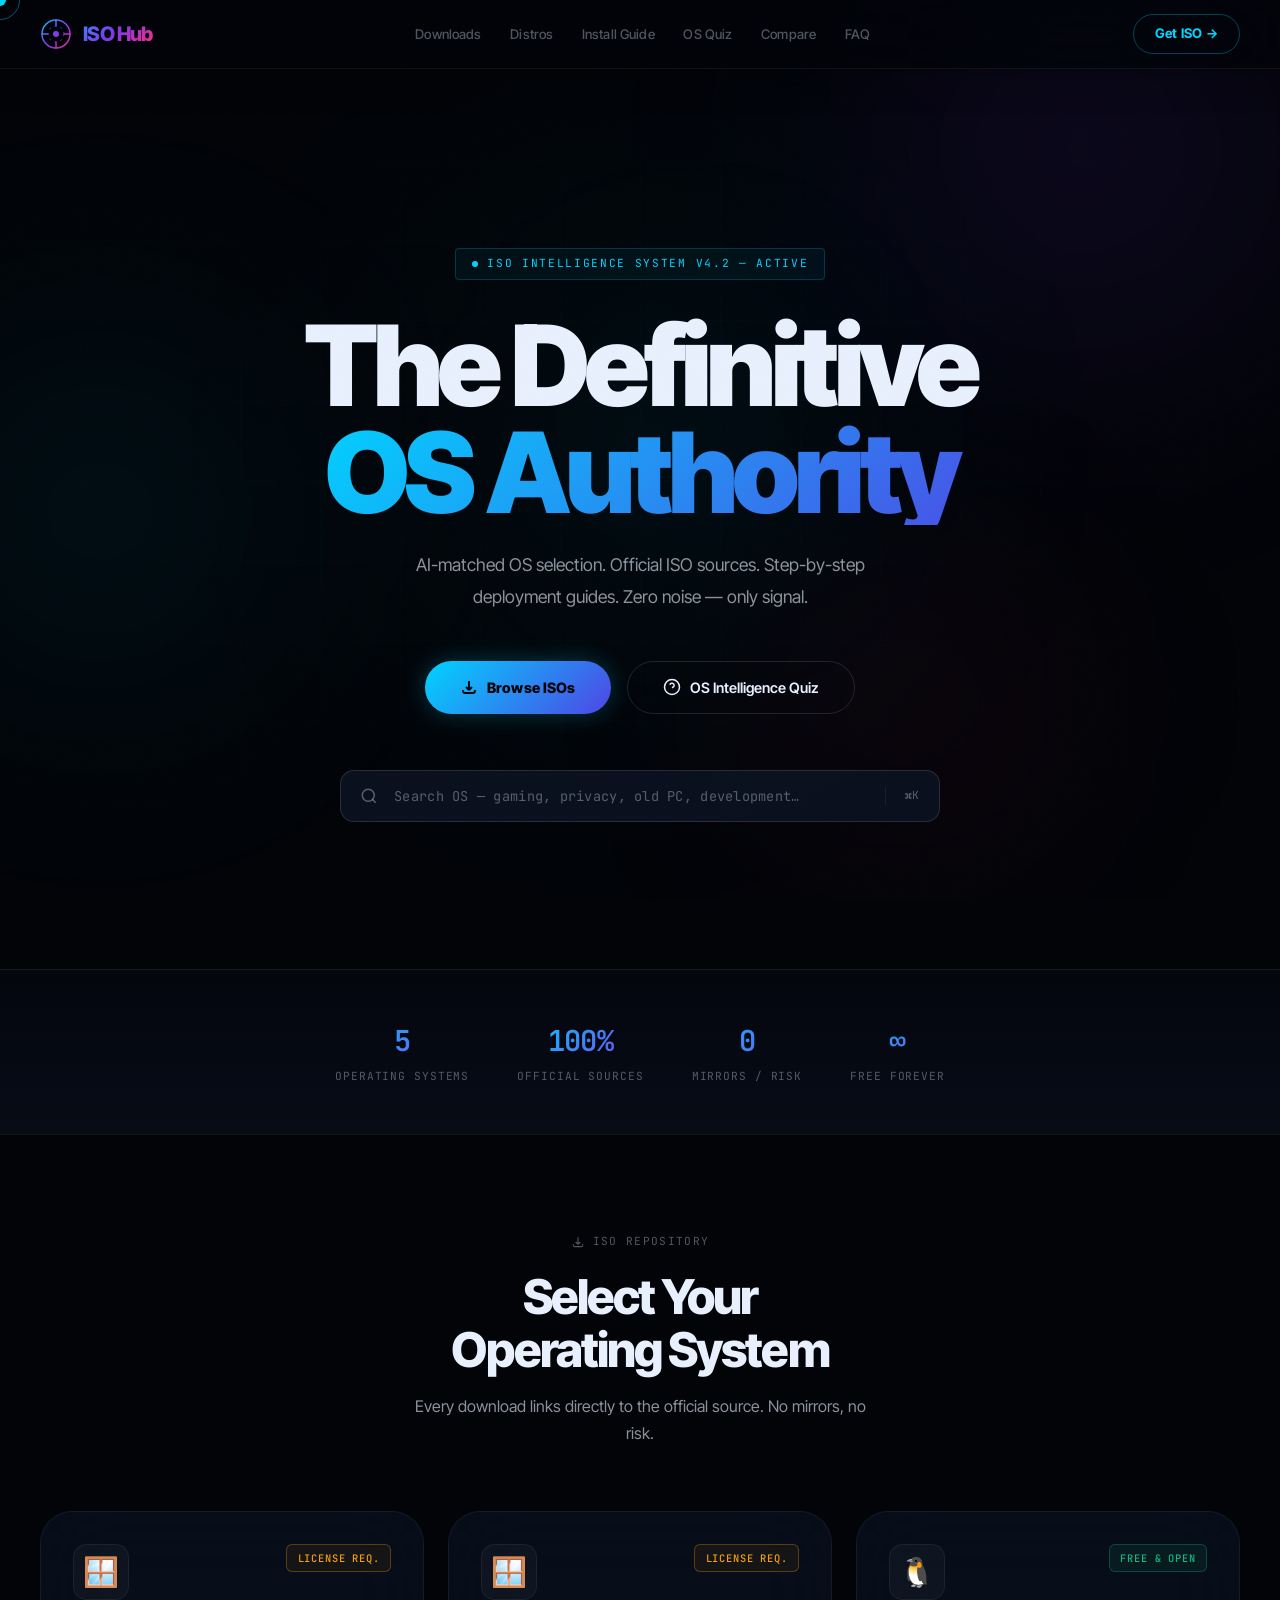
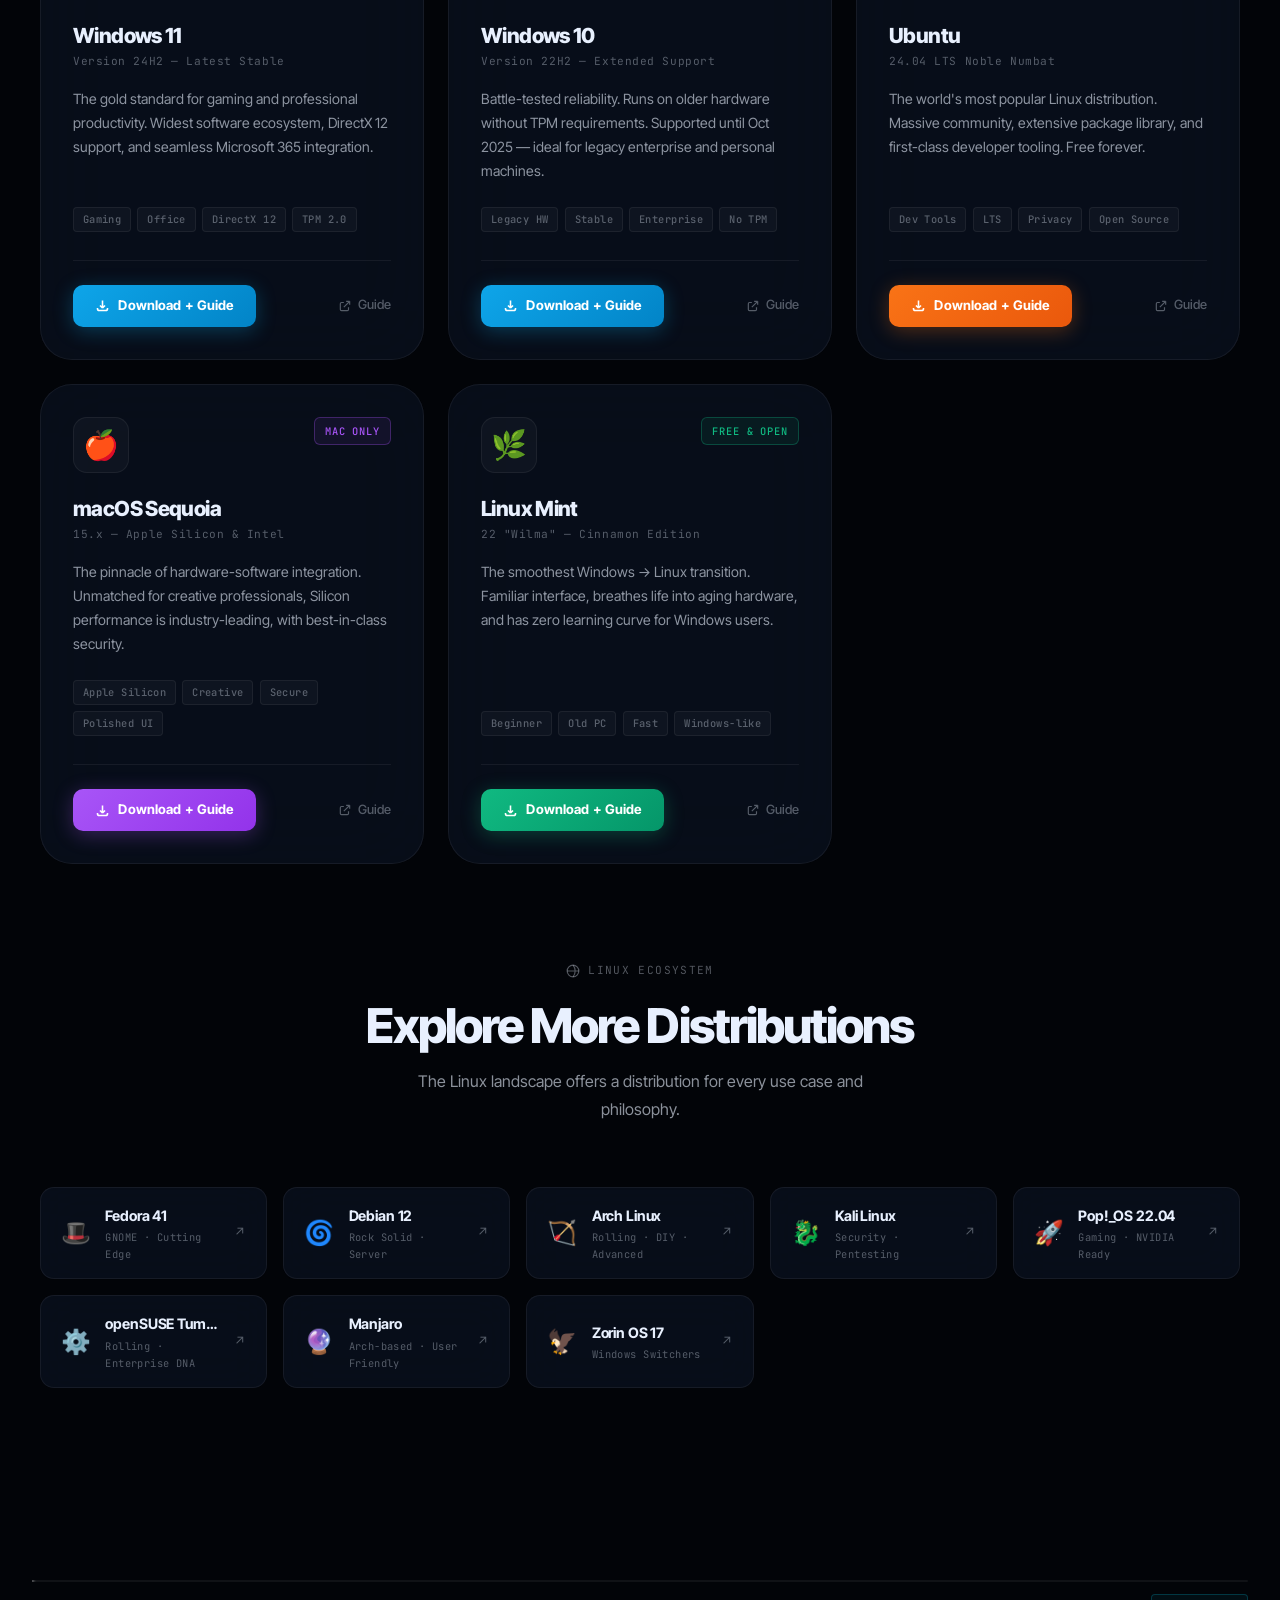
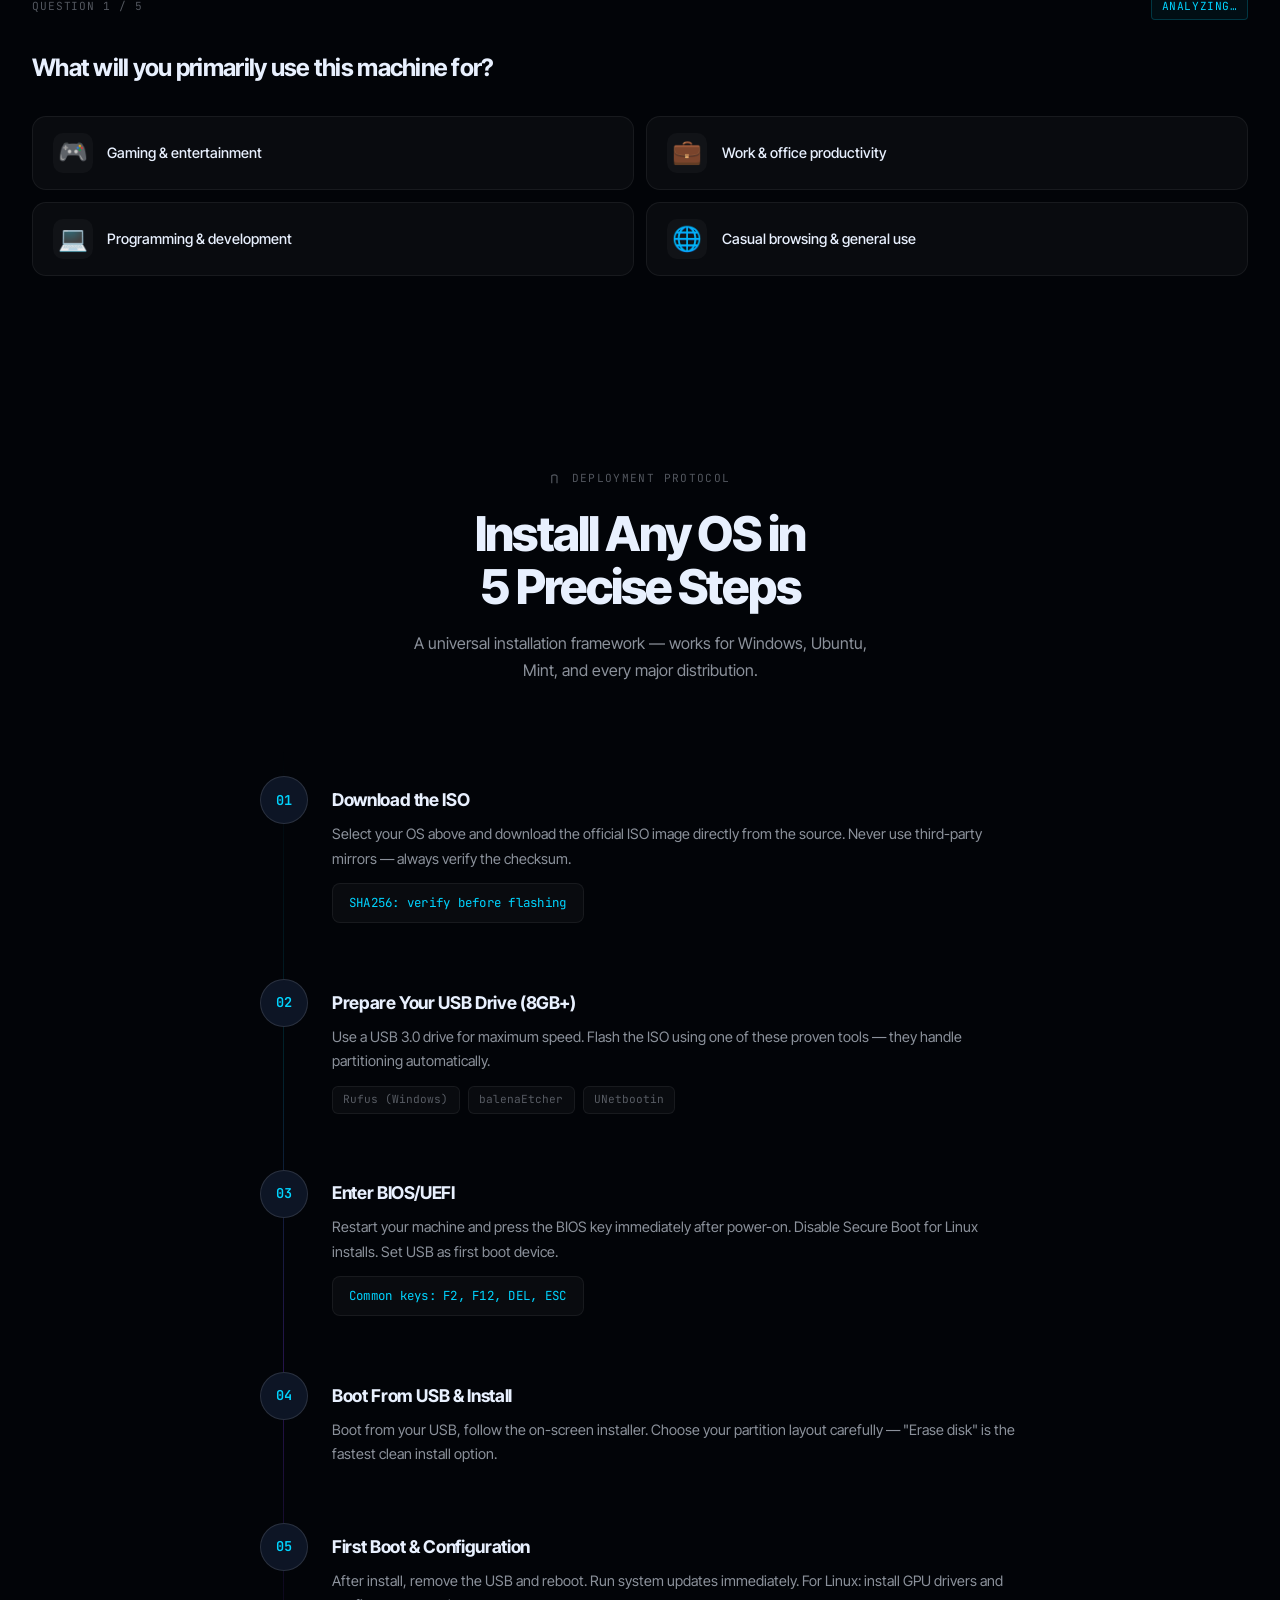
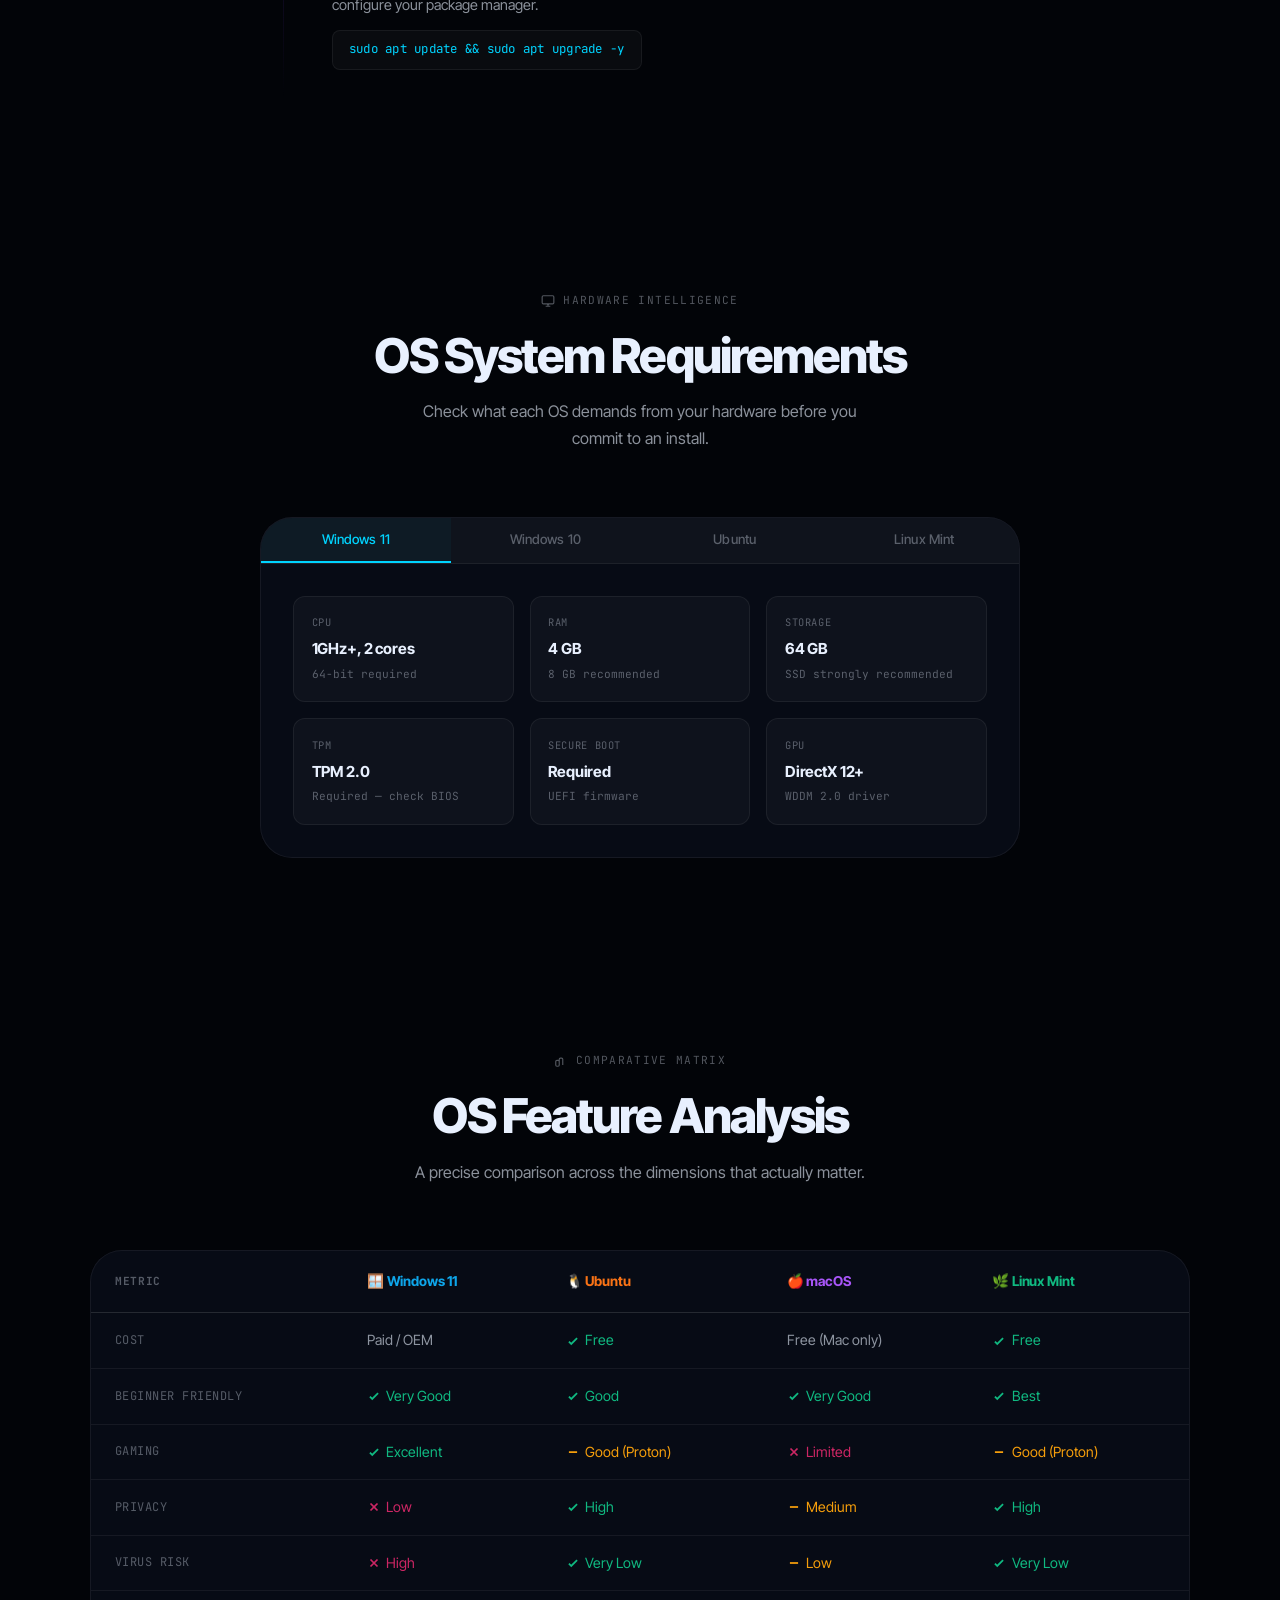
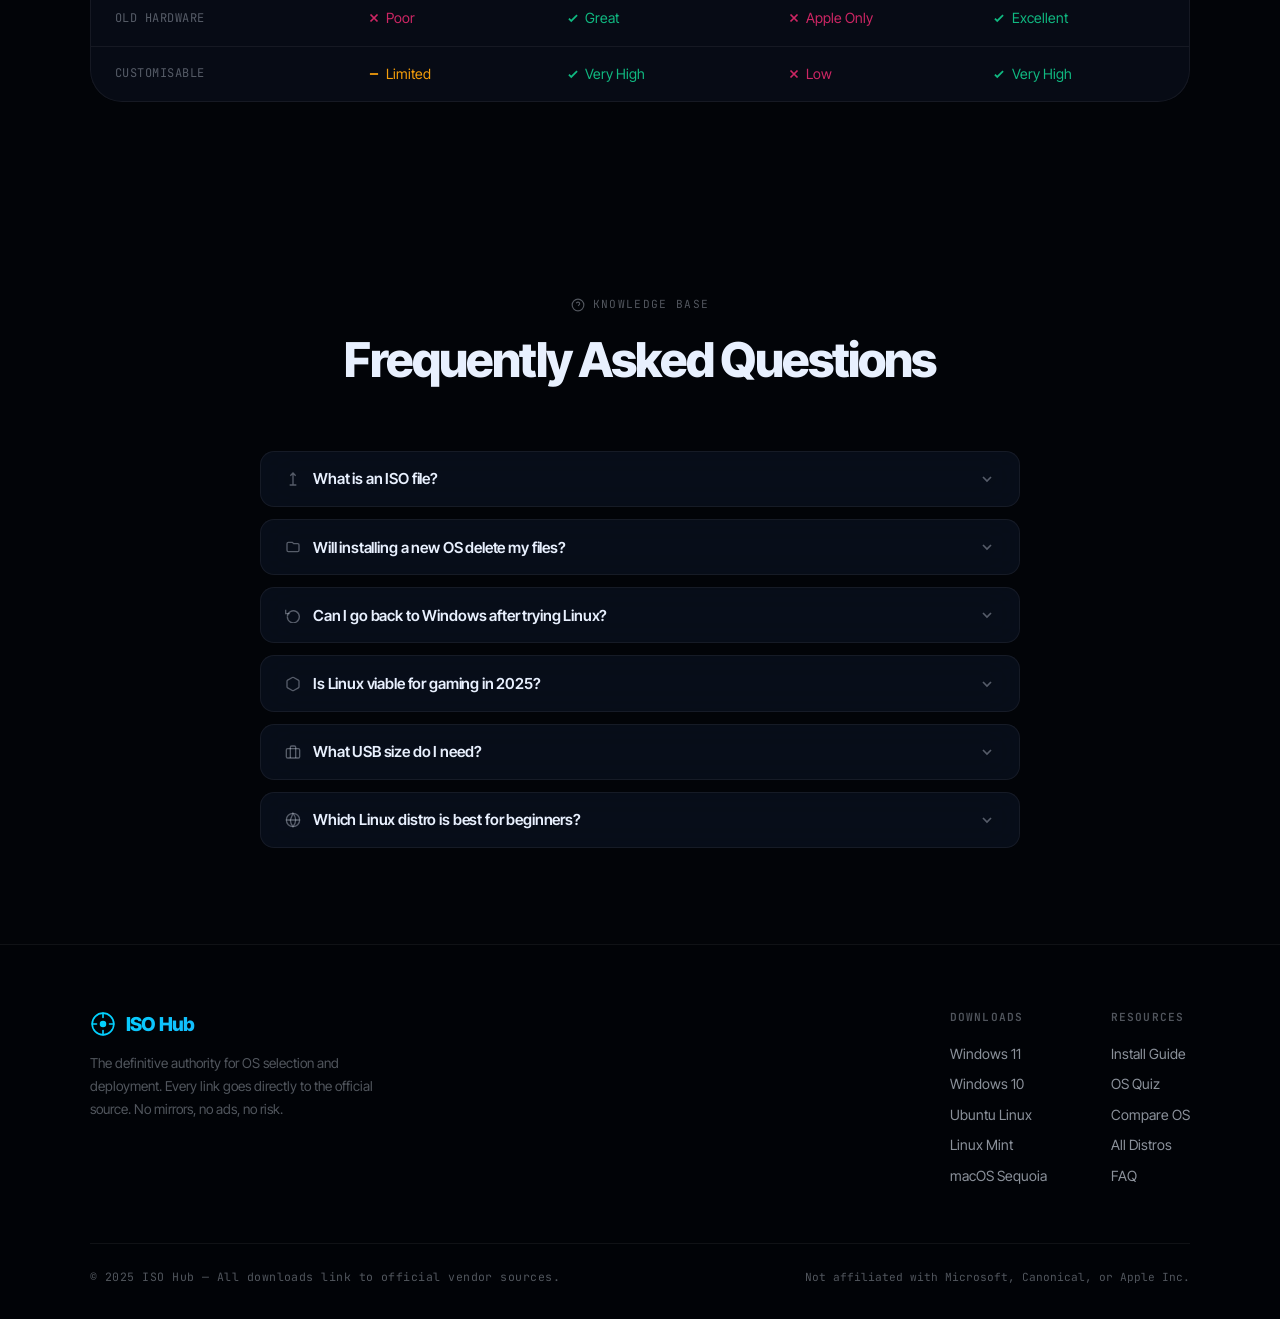
<file: index.html>
<!DOCTYPE html>
<html lang="en">
<head>
<meta charset="UTF-8"/>
<meta name="viewport" content="width=device-width,initial-scale=1.0"/>
<title>ISO Hub — OS Intelligence System</title>
<meta name="description" content="The definitive authority for OS selection and deployment. AI-powered recommendations. Official sources only."/>
<link rel="preconnect" href="https://fonts.googleapis.com"/>
<link rel="preconnect" href="https://fonts.gstatic.com" crossorigin/>
<link href="https://fonts.googleapis.com/css2?family=Inter+Tight:wght@300;400;500;600;700;800;900&family=JetBrains+Mono:wght@400;500;600&display=swap" rel="stylesheet"/>
<link rel="icon" href="data:image/svg+xml,%3Csvg xmlns='http://www.w3.org/2000/svg' viewBox='0 0 24 24'%3E%3Ccircle cx='12' cy='12' r='10' stroke='%2300d4ff' stroke-width='1.5' fill='none'/%3E%3Ccircle cx='12' cy='12' r='3' fill='%2300d4ff'/%3E%3Cpath d='M12 2v4M12 18v4M2 12h4M18 12h4' stroke='%2300d4ff' stroke-width='1.5'/%3E%3C/svg%3E"/>
<style>
/* ═══════════════════════════════════════════
   ISO HUB — ULTRA-PREMIUM DESIGN SYSTEM
   Cyber-Baroque × Hyper-Minimalist Glassmorphism
═══════════════════════════════════════════ */

@layer base, layout, components, effects, animations;

@layer base {
:root {
  /* — Core Palette — */
  --void: #020408;
  --abyss: #050810;
  --depth: #080d18;
  --surface: #0d1525;
  --glass: rgba(13,21,37,0.6);
  --glass2: rgba(255,255,255,0.03);
  --glass3: rgba(255,255,255,0.06);

  /* — Light System — */
  --cyan: #00d4ff;
  --cyan-dim: rgba(0,212,255,0.15);
  --cyan-glow: rgba(0,212,255,0.4);
  --aurora: #7c3aed;
  --aurora-glow: rgba(124,58,237,0.3);
  --nova: #ff2d78;
  --nova-glow: rgba(255,45,120,0.25);
  --gold: #f59e0b;

  /* — OS Colors — */
  --win: #0ea5e9;
  --win-glow: rgba(14,165,233,0.3);
  --ubu: #f97316;
  --ubu-glow: rgba(249,115,22,0.3);
  --mac: #a855f7;
  --mac-glow: rgba(168,85,247,0.3);
  --lin: #10b981;
  --lin-glow: rgba(16,185,129,0.3);

  /* — Text — */
  --text: #e8f0fe;
  --text-secondary: rgba(232,240,254,0.6);
  --text-muted: rgba(232,240,254,0.35);

  /* — Borders — */
  --border: rgba(255,255,255,0.06);
  --border-bright: rgba(255,255,255,0.12);
  --border-glow: rgba(0,212,255,0.3);

  /* — Typography — */
  --font: 'Inter Tight', sans-serif;
  --mono: 'JetBrains Mono', monospace;

  /* — Cursor Lighting — */
  --mx: 50%;
  --my: 50%;

  /* — Radii — */
  --r: 16px;
  --r-lg: 24px;
  --r-xl: 32px;
}

*,*::before,*::after { box-sizing: border-box; margin: 0; padding: 0; }

html {
  scroll-behavior: smooth;
  scrollbar-width: thin;
  scrollbar-color: var(--aurora) transparent;
}

body {
  background: var(--void);
  color: var(--text);
  font-family: var(--font);
  font-size: 16px;
  line-height: 1.6;
  overflow-x: hidden;
  -webkit-font-smoothing: antialiased;
  cursor: none;
}

/* Custom Cursor */
#cursor {
  position: fixed;
  width: 12px; height: 12px;
  background: var(--cyan);
  border-radius: 50%;
  pointer-events: none;
  z-index: 99999;
  mix-blend-mode: screen;
  transform: translate(-50%,-50%);
  transition: width 0.2s, height 0.2s, background 0.2s;
  will-change: transform;
}
#cursor-ring {
  position: fixed;
  width: 40px; height: 40px;
  border: 1px solid rgba(0,212,255,0.4);
  border-radius: 50%;
  pointer-events: none;
  z-index: 99998;
  transform: translate(-50%,-50%);
  transition: width 0.3s, height 0.3s, border-color 0.3s, opacity 0.3s;
  will-change: transform;
}
body:has(a:hover) #cursor, body:has(button:hover) #cursor { width: 20px; height: 20px; background: var(--aurora); }
body:has(a:hover) #cursor-ring, body:has(button:hover) #cursor-ring { width: 60px; height: 60px; border-color: var(--aurora-glow); }

a, button, [onclick], input, select { cursor: none; }
} /* end base */

@layer effects {
/* ── GLOBAL LIGHTING ENGINE ── */
body::before {
  content: '';
  position: fixed; inset: 0;
  background: radial-gradient(
    800px circle at var(--mx) var(--my),
    rgba(0,212,255,0.03) 0%,
    transparent 60%
  );
  pointer-events: none;
  z-index: 1;
  transition: background 0.1s;
}

/* ── FILM GRAIN ── */
body::after {
  content: '';
  position: fixed; inset: 0;
  background-image: url("data:image/svg+xml,%3Csvg viewBox='0 0 256 256' xmlns='http://www.w3.org/2000/svg'%3E%3Cfilter id='n'%3E%3CfeTurbulence type='fractalNoise' baseFrequency='0.9' numOctaves='4' stitchTiles='stitch'/%3E%3C/filter%3E%3Crect width='100%25' height='100%25' filter='url(%23n)' opacity='0.025'/%3E%3C/svg%3E");
  background-size: 200px 200px;
  pointer-events: none;
  z-index: 99990;
  opacity: 0.4;
}

/* ── AMBIENT ORBS ── */
.orb-layer {
  position: fixed; inset: 0;
  pointer-events: none; z-index: 0;
  overflow: hidden;
}
.orb {
  position: absolute;
  border-radius: 50%;
  filter: blur(100px);
  animation: orb-drift 20s ease-in-out infinite;
}
.o1 { width: 700px; height: 700px; background: radial-gradient(circle, rgba(124,58,237,0.12), transparent 70%); top: -200px; right: -150px; }
.o2 { width: 600px; height: 600px; background: radial-gradient(circle, rgba(0,212,255,0.08), transparent 70%); bottom: 10%; left: -200px; animation-delay: -7s; }
.o3 { width: 500px; height: 500px; background: radial-gradient(circle, rgba(255,45,120,0.07), transparent 70%); top: 50%; right: 10%; animation-delay: -13s; }
.o4 { width: 400px; height: 400px; background: radial-gradient(circle, rgba(0,212,255,0.05), transparent 70%); bottom: 30%; right: 30%; animation-delay: -4s; }

@keyframes orb-drift {
  0%, 100% { transform: translate(0,0) scale(1); }
  33% { transform: translate(30px,-40px) scale(1.05); }
  66% { transform: translate(-20px,20px) scale(0.97); }
}

/* ── GRID SUBSTRATE ── */
.grid-layer {
  position: fixed; inset: 0; z-index: 0; pointer-events: none;
  background-image:
    linear-gradient(rgba(0,212,255,0.015) 1px, transparent 1px),
    linear-gradient(90deg, rgba(0,212,255,0.015) 1px, transparent 1px);
  background-size: 80px 80px;
  mask-image: radial-gradient(ellipse 80% 80% at 50% 50%, black 30%, transparent 100%);
}
} /* end effects */

@layer layout {
/* ── NAVIGATION ── */
nav {
  position: sticky; top: 0; z-index: 1000;
  display: flex; align-items: center; justify-content: space-between;
  padding: 0.9rem 2.5rem;
  background: rgba(2,4,8,0.8);
  backdrop-filter: blur(32px) saturate(180%);
  -webkit-backdrop-filter: blur(32px) saturate(180%);
  border-bottom: 1px solid var(--border);
  box-shadow: 0 0 40px rgba(0,0,0,0.4);
}

.nav-logo {
  display: flex; align-items: center; gap: 0.7rem;
  text-decoration: none;
  font-family: var(--font);
  font-weight: 800;
  font-size: 1.25rem;
  letter-spacing: -0.04em;
  background: linear-gradient(135deg, var(--cyan) 0%, var(--aurora) 60%, var(--nova) 100%);
  -webkit-background-clip: text;
  -webkit-text-fill-color: transparent;
  background-clip: text;
}
.logo-mark {
  width: 32px; height: 32px; flex-shrink: 0;
  animation: logo-spin 12s linear infinite;
}
@keyframes logo-spin {
  from { transform: rotate(0deg); }
  to { transform: rotate(360deg); }
}

.nav-links { display: flex; gap: 0; list-style: none; }
.nav-links a {
  color: var(--text-muted);
  text-decoration: none;
  font-size: 0.83rem;
  font-weight: 500;
  letter-spacing: 0.01em;
  padding: 0.45rem 0.9rem;
  border-radius: 8px;
  transition: color 0.2s, background 0.2s;
}
.nav-links a:hover { color: var(--text); background: var(--glass3); }

.nav-right { display: flex; align-items: center; gap: 0.75rem; }

.nav-cta {
  position: relative;
  background: transparent;
  color: var(--cyan);
  padding: 0.5rem 1.3rem;
  border-radius: 999px;
  text-decoration: none;
  font-size: 0.83rem;
  font-weight: 700;
  letter-spacing: 0.02em;
  border: 1px solid var(--border-glow);
  transition: all 0.25s;
  white-space: nowrap;
  overflow: hidden;
}
.nav-cta::before {
  content: '';
  position: absolute; inset: 0;
  background: linear-gradient(135deg, var(--cyan-dim), rgba(124,58,237,0.1));
  opacity: 0;
  transition: opacity 0.25s;
}
.nav-cta:hover { box-shadow: 0 0 20px var(--cyan-glow), inset 0 0 20px rgba(0,212,255,0.05); border-color: var(--cyan); }
.nav-cta:hover::before { opacity: 1; }

.hamburger { display: none; flex-direction: column; gap: 5px; background: none; border: none; padding: 4px; }
.hamburger span { display: block; width: 22px; height: 1.5px; background: var(--text); border-radius: 2px; transition: transform 0.3s, opacity 0.3s; }
.hamburger.open span:nth-child(1) { transform: translateY(6.5px) rotate(45deg); }
.hamburger.open span:nth-child(2) { opacity: 0; }
.hamburger.open span:nth-child(3) { transform: translateY(-6.5px) rotate(-45deg); }

.mobile-menu {
  display: none; position: fixed; top: 57px; left: 0; right: 0;
  background: rgba(2,4,8,0.97); backdrop-filter: blur(32px);
  border-bottom: 1px solid var(--border);
  padding: 1rem 1.5rem 1.5rem; z-index: 999;
  flex-direction: column; gap: 0.25rem;
}
.mobile-menu.open { display: flex; }
.mobile-menu a {
  display: flex; align-items: center; gap: 0.75rem;
  color: var(--text-secondary); text-decoration: none;
  font-size: 0.9rem; font-weight: 500;
  padding: 0.7rem 1rem; border-radius: 10px;
  transition: background 0.2s, color 0.2s;
}
.mobile-menu a:hover { background: var(--glass3); color: var(--text); }
.mobile-menu .mi { width: 16px; height: 16px; flex-shrink: 0; opacity: 0.6; }

/* ── MAIN SECTIONS ── */
section, .sec { position: relative; z-index: 2; }
.container { max-width: 1200px; margin: 0 auto; padding: 0 2rem; }
} /* end layout */

@layer components {

/* ══════════════════════════════════════
   HERO SECTION
══════════════════════════════════════ */
.hero {
  position: relative; z-index: 2;
  min-height: 100vh;
  display: flex; flex-direction: column;
  align-items: center; justify-content: center;
  padding: 8rem 2rem 6rem;
  text-align: center;
  overflow: hidden;
}

.hero-overline {
  display: inline-flex; align-items: center; gap: 0.6rem;
  font-family: var(--mono);
  font-size: 0.7rem;
  color: var(--cyan);
  letter-spacing: 0.15em;
  text-transform: uppercase;
  padding: 0.4rem 1rem;
  border: 1px solid rgba(0,212,255,0.2);
  border-radius: 4px;
  background: rgba(0,212,255,0.05);
  margin-bottom: 2rem;
  animation: fade-up 0.8s ease both;
}
.hero-overline .pulse-dot {
  width: 6px; height: 6px;
  background: var(--cyan);
  border-radius: 50%;
  animation: pulse-beacon 2s ease-in-out infinite;
}
@keyframes pulse-beacon {
  0%, 100% { opacity: 1; box-shadow: 0 0 0 0 var(--cyan-glow); }
  50% { opacity: 0.6; box-shadow: 0 0 0 6px transparent; }
}

.hero h1 {
  font-size: clamp(3rem, 9vw, 7rem);
  font-weight: 900;
  line-height: 0.95;
  letter-spacing: -0.05em;
  margin-bottom: 1.5rem;
  animation: fade-up 0.8s ease 0.1s both;
}
.hero-title-main { display: block; color: var(--text); }
.hero-title-grad {
  display: block;
  background: linear-gradient(135deg, var(--cyan) 0%, #4f46e5 40%, var(--aurora) 70%, var(--nova) 100%);
  background-size: 300%;
  -webkit-background-clip: text;
  -webkit-text-fill-color: transparent;
  background-clip: text;
  animation: grad-flow 5s linear infinite;
}
@keyframes grad-flow {
  0% { background-position: 0% 50%; }
  100% { background-position: 300% 50%; }
}

.hero-sub {
  color: var(--text-secondary);
  font-size: 1.1rem;
  max-width: 540px;
  margin: 0 auto 3rem;
  line-height: 1.8;
  font-weight: 400;
  animation: fade-up 0.8s ease 0.2s both;
}

.hero-actions {
  display: flex; gap: 1rem; justify-content: center; flex-wrap: wrap;
  margin-bottom: 3.5rem;
  animation: fade-up 0.8s ease 0.3s both;
}

/* Primary Button */
.btn-primary {
  position: relative;
  display: inline-flex; align-items: center; gap: 0.55rem;
  padding: 0.9rem 2.2rem;
  background: linear-gradient(135deg, var(--cyan) 0%, #4f46e5 100%);
  color: #020408;
  font-family: var(--font);
  font-weight: 800;
  font-size: 0.9rem;
  letter-spacing: 0.01em;
  border: none; border-radius: 999px;
  text-decoration: none;
  overflow: hidden;
  transition: transform 0.3s cubic-bezier(.34,1.56,.64,1), box-shadow 0.3s;
  box-shadow: 0 0 25px rgba(0,212,255,0.25), 0 4px 15px rgba(0,0,0,0.4);
}
.btn-primary::after {
  content: '';
  position: absolute; inset: 0;
  background: white;
  opacity: 0;
  transition: opacity 0.2s;
}
.btn-primary:hover { transform: translateY(-3px) scale(1.02); box-shadow: 0 0 50px rgba(0,212,255,0.4), 0 8px 30px rgba(0,0,0,0.5); }
.btn-primary:active { transform: scale(0.97); }
.btn-primary svg { width: 18px; height: 18px; flex-shrink: 0; }

/* Ghost Button */
.btn-ghost {
  display: inline-flex; align-items: center; gap: 0.55rem;
  padding: 0.9rem 2.2rem;
  background: transparent;
  color: var(--text);
  font-family: var(--font);
  font-weight: 600;
  font-size: 0.9rem;
  border: 1px solid var(--border-bright);
  border-radius: 999px;
  text-decoration: none;
  transition: all 0.25s;
  backdrop-filter: blur(10px);
}
.btn-ghost:hover {
  background: var(--glass3);
  border-color: rgba(0,212,255,0.3);
  color: var(--cyan);
  box-shadow: 0 0 20px rgba(0,212,255,0.1);
}
.btn-ghost svg { width: 18px; height: 18px; flex-shrink: 0; }

/* ── COMMAND SEARCH ── */
.command-center {
  width: 100%;
  max-width: 600px;
  margin: 0 auto;
  animation: fade-up 0.8s ease 0.4s both;
}
.search-wrapper {
  position: relative;
}
.search-field {
  width: 100%;
  display: flex; align-items: center;
  background: rgba(13,21,37,0.8);
  border: 1px solid var(--border-bright);
  border-radius: 14px;
  overflow: hidden;
  backdrop-filter: blur(20px);
  transition: border-color 0.3s, box-shadow 0.3s;
}
.search-field:focus-within {
  border-color: var(--border-glow);
  box-shadow: 0 0 0 3px rgba(0,212,255,0.08), 0 0 30px rgba(0,212,255,0.1);
}
.search-icon-wrap {
  padding: 0 1rem 0 1.2rem;
  color: var(--text-muted);
  flex-shrink: 0;
  display: flex; align-items: center;
  transition: color 0.2s;
}
.search-field:focus-within .search-icon-wrap { color: var(--cyan); }
.search-icon-wrap svg { width: 18px; height: 18px; }
#searchInput {
  flex: 1;
  padding: 1rem 0;
  background: transparent;
  border: none;
  color: var(--text);
  font-family: var(--mono);
  font-size: 0.85rem;
  outline: none;
  letter-spacing: 0.02em;
}
#searchInput::placeholder { color: var(--text-muted); }
.search-kbd {
  padding: 0 1.2rem;
  font-family: var(--mono);
  font-size: 0.7rem;
  color: var(--text-muted);
  border-left: 1px solid var(--border);
  height: 100%;
  display: flex; align-items: center;
  white-space: nowrap;
  letter-spacing: 0.05em;
}

/* Search results dropdown */
#search-results {
  position: absolute; top: calc(100% + 8px); left: 0; right: 0;
  background: rgba(8,13,24,0.97);
  border: 1px solid var(--border-bright);
  border-radius: 14px;
  overflow: hidden;
  backdrop-filter: blur(20px);
  z-index: 100;
  display: none;
  box-shadow: 0 20px 60px rgba(0,0,0,0.6);
}
#search-results.active { display: block; }
.sr-item {
  display: flex; align-items: center; gap: 1rem;
  padding: 0.85rem 1.2rem;
  border-bottom: 1px solid var(--border);
  text-decoration: none;
  color: var(--text-secondary);
  font-size: 0.88rem;
  transition: background 0.15s, color 0.15s;
}
.sr-item:last-child { border-bottom: none; }
.sr-item:hover { background: var(--glass3); color: var(--text); }
.sr-dot { width: 8px; height: 8px; border-radius: 50%; flex-shrink: 0; }
.sr-name { font-weight: 600; font-family: var(--font); }
.sr-meta { font-family: var(--mono); font-size: 0.72rem; color: var(--text-muted); margin-left: auto; }
.sr-match { color: var(--cyan); font-weight: 700; }
.sr-empty { padding: 1rem 1.2rem; color: var(--text-muted); font-size: 0.85rem; font-family: var(--mono); text-align: center; }

/* ── HERO STATS ── */
.hero-stats {
  display: flex; justify-content: center; gap: 3rem; flex-wrap: wrap;
  padding: 3rem 2rem;
  border-top: 1px solid var(--border);
  border-bottom: 1px solid var(--border);
  position: relative; z-index: 2;
  background: linear-gradient(to bottom, rgba(5,8,16,0.8), rgba(8,13,24,0.9));
}
.stat-item { text-align: center; }
.stat-num {
  display: block;
  font-family: var(--mono);
  font-size: 1.8rem;
  font-weight: 600;
  letter-spacing: -0.03em;
  background: linear-gradient(135deg, var(--cyan), var(--aurora));
  -webkit-background-clip: text; -webkit-text-fill-color: transparent;
  background-clip: text;
}
.stat-label {
  font-family: var(--mono);
  font-size: 0.7rem;
  color: var(--text-muted);
  letter-spacing: 0.08em;
  text-transform: uppercase;
  margin-top: 0.25rem;
}

/* ══════════════════════════════════════
   OS CARDS GRID
══════════════════════════════════════ */
.sec { padding: 6rem 2rem; }
.sec-header { text-align: center; margin-bottom: 4rem; }
.sec-tag {
  display: inline-flex; align-items: center; gap: 0.5rem;
  font-family: var(--mono);
  font-size: 0.7rem;
  color: var(--text-muted);
  letter-spacing: 0.12em;
  text-transform: uppercase;
  margin-bottom: 1.25rem;
}
.sec-tag svg { width: 14px; height: 14px; }
.sec-title {
  font-size: clamp(1.8rem, 4vw, 3rem);
  font-weight: 800;
  letter-spacing: -0.04em;
  line-height: 1.1;
  margin-bottom: 1rem;
}
.sec-sub {
  color: var(--text-secondary);
  font-size: 1rem;
  max-width: 480px;
  margin: 0 auto;
  line-height: 1.7;
}

.os-grid {
  display: grid;
  grid-template-columns: repeat(auto-fill, minmax(300px, 1fr));
  gap: 1.5rem;
  max-width: 1200px;
  margin: 0 auto;
}

/* GLASS CARD — The crown jewel */
.os-card {
  position: relative;
  background: var(--glass);
  border: 1px solid var(--border);
  border-radius: var(--r-xl);
  padding: 2rem;
  overflow: hidden;
  text-decoration: none;
  color: var(--text);
  display: flex; flex-direction: column;
  transition: transform 0.4s cubic-bezier(.34,1.56,.64,1), box-shadow 0.4s, border-color 0.3s;
  animation: card-float 6s ease-in-out infinite;
  backdrop-filter: blur(40px);
  -webkit-backdrop-filter: blur(40px);
  will-change: transform;
  transform-style: preserve-3d;
}
.os-card:nth-child(2) { animation-delay: -2s; }
.os-card:nth-child(3) { animation-delay: -4s; }
.os-card:nth-child(4) { animation-delay: -1s; }

@keyframes card-float {
  0%, 100% { transform: translateY(0px) rotateX(0deg) rotateY(0deg); }
  50% { transform: translateY(-6px) rotateX(0.5deg) rotateY(0deg); }
}
.os-card:hover { animation: none; }

/* Card internal glow layer */
.os-card::before {
  content: '';
  position: absolute; inset: 0;
  background: radial-gradient(
    circle at var(--card-mx, 50%) var(--card-my, 50%),
    var(--card-glow, rgba(0,212,255,0.08)) 0%,
    transparent 60%
  );
  opacity: 0;
  transition: opacity 0.4s;
  pointer-events: none;
  z-index: 0;
  border-radius: inherit;
}
.os-card:hover::before { opacity: 1; }

/* Refractive border shimmer */
.os-card::after {
  content: '';
  position: absolute; inset: 0;
  border-radius: inherit;
  border: 1px solid transparent;
  background: linear-gradient(135deg, var(--card-color, var(--cyan)) 0%, transparent 40%, var(--card-color, var(--cyan)) 100%) border-box;
  -webkit-mask: linear-gradient(#fff 0 0) padding-box, linear-gradient(#fff 0 0);
  -webkit-mask-composite: destination-out;
  mask-composite: exclude;
  opacity: 0;
  transition: opacity 0.4s;
}
.os-card:hover::after { opacity: 0.4; }

.os-card > * { position: relative; z-index: 1; }

/* Card top */
.card-head {
  display: flex; align-items: flex-start; justify-content: space-between;
  margin-bottom: 1.5rem;
}
.card-icon {
  width: 56px; height: 56px;
  border-radius: 14px;
  display: flex; align-items: center; justify-content: center;
  font-size: 1.8rem;
  background: var(--glass2);
  border: 1px solid var(--border);
  transition: transform 0.3s, box-shadow 0.3s;
}
.os-card:hover .card-icon {
  transform: scale(1.1) translateY(-2px);
  box-shadow: 0 8px 24px var(--card-glow);
}
.card-badge {
  font-family: var(--mono);
  font-size: 0.65rem;
  font-weight: 500;
  letter-spacing: 0.08em;
  text-transform: uppercase;
  padding: 0.3rem 0.65rem;
  border-radius: 6px;
  border: 1px solid;
}
.card-badge.free { color: var(--lin); border-color: var(--lin-glow); background: rgba(16,185,129,0.08); }
.card-badge.paid { color: var(--gold); border-color: rgba(245,158,11,0.3); background: rgba(245,158,11,0.06); }
.card-badge.mac-only { color: var(--mac); border-color: var(--mac-glow); background: rgba(168,85,247,0.08); }

.card-name {
  font-size: 1.3rem;
  font-weight: 800;
  letter-spacing: -0.03em;
  margin-bottom: 0.25rem;
  line-height: 1.2;
}
.card-version {
  font-family: var(--mono);
  font-size: 0.7rem;
  color: var(--text-muted);
  letter-spacing: 0.05em;
  margin-bottom: 1rem;
}
.card-desc {
  color: var(--text-secondary);
  font-size: 0.88rem;
  line-height: 1.7;
  margin-bottom: 1.5rem;
  flex: 1;
}

/* Tags */
.card-tags { display: flex; flex-wrap: wrap; gap: 0.4rem; margin-bottom: 1.75rem; }
.tag {
  font-family: var(--mono);
  font-size: 0.65rem;
  font-weight: 500;
  padding: 0.2rem 0.55rem;
  border-radius: 4px;
  background: var(--glass2);
  border: 1px solid var(--border);
  color: var(--text-muted);
  letter-spacing: 0.04em;
  transition: border-color 0.2s, color 0.2s;
}
.os-card:hover .tag { border-color: rgba(255,255,255,0.1); color: var(--text-secondary); }

/* Card CTA row */
.card-foot {
  display: flex; align-items: center; justify-content: space-between;
  padding-top: 1.5rem;
  border-top: 1px solid var(--border);
}
.dl-btn {
  display: inline-flex; align-items: center; gap: 0.5rem;
  padding: 0.65rem 1.4rem;
  border-radius: 10px;
  text-decoration: none;
  font-size: 0.83rem;
  font-weight: 700;
  letter-spacing: 0.01em;
  transition: transform 0.25s cubic-bezier(.34,1.56,.64,1), box-shadow 0.25s;
}
.dl-btn svg { width: 15px; height: 15px; flex-shrink: 0; }
.dl-btn:hover { transform: translateY(-2px) scale(1.03); }

.bw { background: linear-gradient(135deg, var(--win), #0284c7); color: white; box-shadow: 0 4px 20px var(--win-glow); }
.bw:hover { box-shadow: 0 8px 35px var(--win-glow); }
.bu { background: linear-gradient(135deg, var(--ubu), #ea580c); color: white; box-shadow: 0 4px 20px var(--ubu-glow); }
.bu:hover { box-shadow: 0 8px 35px var(--ubu-glow); }
.bm { background: linear-gradient(135deg, var(--mac), #9333ea); color: white; box-shadow: 0 4px 20px var(--mac-glow); }
.bm:hover { box-shadow: 0 8px 35px var(--mac-glow); }
.bl { background: linear-gradient(135deg, var(--lin), #059669); color: white; box-shadow: 0 4px 20px var(--lin-glow); }
.bl:hover { box-shadow: 0 8px 35px var(--lin-glow); }

.guide-btn {
  display: inline-flex; align-items: center; gap: 0.4rem;
  color: var(--text-muted); font-size: 0.8rem; font-weight: 500;
  text-decoration: none;
  transition: color 0.2s;
}
.guide-btn:hover { color: var(--text); }
.guide-btn svg { width: 14px; height: 14px; }

/* Card hidden */
.os-card.hidden { display: none; }

/* ══════════════════════════════════════
   AI QUIZ SYSTEM
══════════════════════════════════════ */
.quiz-section {
  padding: 6rem 2rem;
  position: relative; z-index: 2;
}
.quiz-container {
  max-width: 720px;
  margin: 0 auto;
}

/* Quiz Shell */
#quiz-shell {
  background: rgba(8,13,24,0.9);
  border: 1px solid var(--border-bright);
  border-radius: var(--r-xl);
  overflow: hidden;
  backdrop-filter: blur(40px);
  box-shadow: 0 40px 120px rgba(0,0,0,0.6), 0 0 0 1px rgba(255,255,255,0.04);
}

/* Quiz Header */
.quiz-sys-header {
  background: rgba(0,212,255,0.04);
  border-bottom: 1px solid var(--border);
  padding: 0.9rem 1.5rem;
  display: flex; align-items: center; gap: 0.75rem;
}
.quiz-sys-dots { display: flex; gap: 0.4rem; }
.quiz-sys-dots span {
  width: 10px; height: 10px; border-radius: 50%;
  background: rgba(255,255,255,0.08);
}
.quiz-sys-dots span:nth-child(1) { background: rgba(255,95,86,0.6); }
.quiz-sys-dots span:nth-child(2) { background: rgba(255,189,46,0.6); }
.quiz-sys-dots span:nth-child(3) { background: rgba(39,201,63,0.6); }
.quiz-sys-title {
  font-family: var(--mono);
  font-size: 0.72rem;
  color: var(--text-muted);
  letter-spacing: 0.08em;
  flex: 1;
  text-align: center;
}
.quiz-sys-status {
  font-family: var(--mono);
  font-size: 0.65rem;
  color: var(--lin);
  letter-spacing: 0.05em;
  display: flex; align-items: center; gap: 0.4rem;
}
.quiz-sys-status::before {
  content: '';
  width: 6px; height: 6px; border-radius: 50%;
  background: var(--lin);
  animation: pulse-beacon 2s ease-in-out infinite;
}

/* Quiz Body */
.quiz-body { padding: 2.5rem; }

/* Neural progress bar */
.neural-bar {
  height: 2px;
  background: var(--border);
  border-radius: 2px;
  margin-bottom: 0.75rem;
  overflow: hidden;
  position: relative;
}
.neural-fill {
  height: 100%;
  background: linear-gradient(90deg, var(--cyan), var(--aurora), var(--nova));
  background-size: 200%;
  border-radius: 2px;
  transition: width 0.6s cubic-bezier(.65,0,.35,1);
  animation: neural-scan 2s linear infinite;
  position: relative;
}
.neural-fill::after {
  content: '';
  position: absolute; right: 0; top: -3px;
  width: 6px; height: 8px;
  background: white;
  filter: blur(2px);
  border-radius: 50%;
}
@keyframes neural-scan {
  0% { background-position: 0%; }
  100% { background-position: 200%; }
}

.quiz-meta-row {
  display: flex; align-items: center; justify-content: space-between;
  margin-bottom: 2rem;
}
.quiz-step {
  font-family: var(--mono); font-size: 0.7rem;
  color: var(--text-muted); letter-spacing: 0.08em;
}
.quiz-conf {
  font-family: var(--mono); font-size: 0.7rem;
  color: var(--cyan); letter-spacing: 0.05em;
  padding: 0.2rem 0.6rem;
  border: 1px solid rgba(0,212,255,0.2);
  border-radius: 4px;
  background: rgba(0,212,255,0.05);
}

.quiz-question {
  font-size: 1.5rem;
  font-weight: 700;
  letter-spacing: -0.03em;
  line-height: 1.3;
  margin-bottom: 2rem;
  color: var(--text);
}

.quiz-opts {
  display: grid; grid-template-columns: 1fr 1fr; gap: 0.8rem;
}
.quiz-opt {
  position: relative;
  display: flex; align-items: center; gap: 0.9rem;
  padding: 1rem 1.25rem;
  background: var(--glass2);
  border: 1px solid var(--border);
  border-radius: 14px;
  cursor: none;
  transition: all 0.25s cubic-bezier(.34,1.56,.64,1);
  overflow: hidden;
}
.quiz-opt::before {
  content: '';
  position: absolute; inset: 0;
  background: linear-gradient(135deg, rgba(0,212,255,0.1), rgba(124,58,237,0.05));
  opacity: 0;
  transition: opacity 0.25s;
}
.quiz-opt:hover { border-color: var(--border-glow); transform: scale(1.02); box-shadow: 0 0 20px rgba(0,212,255,0.08); }
.quiz-opt:hover::before { opacity: 1; }
.quiz-opt:active { transform: scale(0.98); }
.quiz-opt.selected {
  border-color: var(--cyan);
  background: rgba(0,212,255,0.08);
  transform: scale(1.01);
}
.quiz-opt-icon {
  font-size: 1.5rem;
  width: 40px; height: 40px; flex-shrink: 0;
  display: flex; align-items: center; justify-content: center;
  background: var(--glass2);
  border-radius: 10px;
  position: relative; z-index: 1;
}
.quiz-opt-text {
  font-size: 0.9rem;
  font-weight: 500;
  line-height: 1.4;
  position: relative; z-index: 1;
}

/* Quiz scanning overlay */
.quiz-scanning {
  padding: 3rem 2.5rem;
  text-align: center;
}
.scan-ring {
  width: 100px; height: 100px;
  border-radius: 50%;
  border: 2px solid var(--border);
  border-top-color: var(--cyan);
  margin: 0 auto 2rem;
  animation: scan-spin 1s linear infinite;
  position: relative;
}
.scan-ring::before {
  content: '';
  position: absolute; inset: 8px;
  border-radius: 50%;
  border: 1px solid var(--border);
  border-right-color: var(--aurora);
  animation: scan-spin 1.5s linear infinite reverse;
}
.scan-ring::after {
  content: '';
  position: absolute; inset: 16px;
  border-radius: 50%;
  background: radial-gradient(circle, rgba(0,212,255,0.2), transparent 70%);
  animation: pulse-beacon 2s ease-in-out infinite;
}
@keyframes scan-spin { to { transform: rotate(360deg); } }
.scan-title {
  font-family: var(--mono); font-size: 0.85rem;
  color: var(--cyan); letter-spacing: 0.08em; margin-bottom: 1.5rem;
}
.scan-logs {
  font-family: var(--mono); font-size: 0.72rem;
  color: var(--text-muted); line-height: 2;
  text-align: left;
  max-width: 380px; margin: 0 auto;
}
.scan-log-line { opacity: 0; animation: log-appear 0.4s ease forwards; }
.scan-log-line .ok { color: var(--lin); }
.scan-log-line .processing { color: var(--cyan); }
@keyframes log-appear {
  from { opacity: 0; transform: translateX(-8px); }
  to { opacity: 1; transform: translateX(0); }
}

/* Quiz result */
.quiz-result { padding: 1rem 0; text-align: center; }
.result-burst {
  width: 100px; height: 100px;
  border-radius: 50%;
  display: flex; align-items: center; justify-content: center;
  font-size: 2.5rem;
  margin: 0 auto 2rem;
  position: relative;
  animation: result-pop 0.6s cubic-bezier(.34,1.56,.64,1) both;
}
@keyframes result-pop {
  from { transform: scale(0.4); opacity: 0; }
  to { transform: scale(1); opacity: 1; }
}
.result-burst::before {
  content: '';
  position: absolute; inset: -8px;
  border-radius: 50%;
  border: 2px solid var(--card-color, var(--cyan));
  opacity: 0.4;
  animation: result-ring 1.5s ease-in-out infinite;
}
.result-burst::after {
  content: '';
  position: absolute; inset: -16px;
  border-radius: 50%;
  border: 1px solid var(--card-color, var(--cyan));
  opacity: 0.15;
  animation: result-ring 1.5s ease-in-out 0.3s infinite;
}
@keyframes result-ring {
  0%, 100% { transform: scale(1); opacity: 0.4; }
  50% { transform: scale(1.1); opacity: 0.1; }
}
.result-headline {
  font-size: 0.7rem; font-family: var(--mono);
  color: var(--text-muted); letter-spacing: 0.1em;
  text-transform: uppercase; margin-bottom: 0.5rem;
}
.result-name {
  font-size: 2.5rem; font-weight: 900;
  letter-spacing: -0.05em; line-height: 1;
  margin-bottom: 0.5rem;
}
.result-confidence {
  font-family: var(--mono); font-size: 0.8rem;
  margin-bottom: 1.5rem;
}
.result-desc {
  color: var(--text-secondary); font-size: 0.95rem;
  line-height: 1.75; max-width: 460px; margin: 0 auto 2rem;
}
.result-actions {
  display: flex; gap: 0.75rem; justify-content: center; flex-wrap: wrap;
}
.quiz-retry-btn {
  display: inline-flex; align-items: center; gap: 0.5rem;
  padding: 0.7rem 1.5rem;
  background: transparent;
  color: var(--text-muted);
  font-family: var(--font); font-size: 0.85rem; font-weight: 500;
  border: 1px solid var(--border);
  border-radius: 10px;
  transition: all 0.2s;
}
.quiz-retry-btn:hover { border-color: var(--border-bright); color: var(--text); background: var(--glass2); }
.quiz-retry-btn svg { width: 15px; height: 15px; }

/* ══════════════════════════════════════
   DISTRO GRID (smaller cards)
══════════════════════════════════════ */
.distro-grid {
  display: grid;
  grid-template-columns: repeat(auto-fill, minmax(220px, 1fr));
  gap: 1rem;
  max-width: 1200px; margin: 0 auto;
}
.distro-card {
  display: flex; align-items: center; gap: 0.9rem;
  padding: 1rem 1.25rem;
  background: var(--glass);
  border: 1px solid var(--border);
  border-radius: 14px;
  text-decoration: none; color: var(--text);
  transition: all 0.25s;
  backdrop-filter: blur(20px);
}
.distro-card:hover {
  border-color: var(--border-bright);
  background: var(--glass3);
  transform: translateY(-2px);
  box-shadow: 0 8px 30px rgba(0,0,0,0.3);
}
.distro-icon { font-size: 1.5rem; flex-shrink: 0; }
.distro-info { flex: 1; min-width: 0; }
.distro-name { font-size: 0.9rem; font-weight: 700; letter-spacing: -0.01em; margin-bottom: 0.15rem; white-space: nowrap; overflow: hidden; text-overflow: ellipsis; }
.distro-meta { font-family: var(--mono); font-size: 0.65rem; color: var(--text-muted); letter-spacing: 0.04em; }
.distro-arrow { color: var(--text-muted); flex-shrink: 0; font-size: 0.8rem; }

/* ══════════════════════════════════════
   HOW-TO GUIDE STEPS
══════════════════════════════════════ */
.guide-section { padding: 6rem 2rem; }
.guide-track {
  max-width: 760px; margin: 0 auto;
  position: relative;
}
.guide-track::before {
  content: '';
  position: absolute; left: 23px; top: 0; bottom: 0;
  width: 1px;
  background: linear-gradient(to bottom, transparent, var(--cyan-dim), var(--aurora-glow), transparent);
}
.guide-step {
  display: flex; gap: 1.5rem;
  padding: 1.75rem 0;
  position: relative;
}
.step-node {
  width: 48px; height: 48px; flex-shrink: 0;
  border-radius: 50%;
  background: var(--surface);
  border: 1px solid var(--border-bright);
  display: flex; align-items: center; justify-content: center;
  font-family: var(--mono); font-size: 0.85rem; font-weight: 600;
  color: var(--cyan);
  position: relative; z-index: 1;
  transition: all 0.3s;
}
.guide-step:hover .step-node {
  background: rgba(0,212,255,0.1);
  border-color: var(--cyan);
  box-shadow: 0 0 20px rgba(0,212,255,0.2);
}
.step-content { flex: 1; padding-top: 0.6rem; }
.step-title { font-size: 1.1rem; font-weight: 700; letter-spacing: -0.02em; margin-bottom: 0.5rem; }
.step-body { color: var(--text-secondary); font-size: 0.9rem; line-height: 1.7; }
.step-code {
  display: inline-block;
  font-family: var(--mono); font-size: 0.78rem;
  background: var(--glass2); border: 1px solid var(--border);
  padding: 0.6rem 1rem; border-radius: 8px;
  margin-top: 0.75rem; color: var(--cyan);
  letter-spacing: 0.02em; line-height: 1.5;
}
.step-tools { display: flex; flex-wrap: wrap; gap: 0.5rem; margin-top: 0.75rem; }
.tool-pill {
  font-family: var(--mono); font-size: 0.7rem;
  padding: 0.25rem 0.65rem;
  background: var(--glass2); border: 1px solid var(--border);
  border-radius: 6px; color: var(--text-muted);
  text-decoration: none; transition: all 0.2s;
}
.tool-pill:hover { border-color: var(--border-bright); color: var(--text); }

/* ══════════════════════════════════════
   COMPARISON TABLE
══════════════════════════════════════ */
.compare-section { padding: 6rem 2rem; }
.compare-wrapper {
  max-width: 1100px; margin: 0 auto;
  overflow-x: auto;
  border-radius: var(--r-xl);
  border: 1px solid var(--border);
  background: rgba(8,13,24,0.9);
  backdrop-filter: blur(20px);
}
table { width: 100%; border-collapse: collapse; }
thead { border-bottom: 1px solid var(--border-bright); }
th {
  padding: 1.25rem 1.5rem;
  font-size: 0.85rem; font-weight: 700;
  letter-spacing: -0.01em; text-align: left;
  white-space: nowrap;
}
.th-os {
  display: flex; align-items: center; gap: 0.6rem;
}
th:first-child { color: var(--text-muted); font-size: 0.7rem; font-family: var(--mono); letter-spacing: 0.06em; text-transform: uppercase; }
td {
  padding: 1rem 1.5rem;
  font-size: 0.88rem; color: var(--text-secondary);
  border-bottom: 1px solid var(--border);
  vertical-align: middle;
}
tr:last-child td { border-bottom: none; }
tr:hover td { background: var(--glass2); }
td:first-child { color: var(--text-muted); font-family: var(--mono); font-size: 0.75rem; letter-spacing: 0.04em; text-transform: uppercase; }
.ck { color: var(--lin); display: flex; align-items: center; gap: 0.35rem; }
.ck svg { width: 14px; height: 14px; flex-shrink: 0; }
.cx { color: rgba(255,45,120,0.8); display: flex; align-items: center; gap: 0.35rem; }
.cx svg { width: 14px; height: 14px; flex-shrink: 0; }
.ch { color: var(--gold); display: flex; align-items: center; gap: 0.35rem; }
.ch svg { width: 14px; height: 14px; flex-shrink: 0; }

/* ══════════════════════════════════════
   FAQ
══════════════════════════════════════ */
.faq-section { padding: 6rem 2rem; }
.faq-list { max-width: 760px; margin: 0 auto; display: flex; flex-direction: column; gap: 0.75rem; }
.faq-item {
  background: var(--glass);
  border: 1px solid var(--border);
  border-radius: 14px;
  overflow: hidden;
  backdrop-filter: blur(20px);
  transition: border-color 0.2s;
}
.faq-item:hover { border-color: var(--border-bright); }
.faq-q {
  width: 100%; display: flex; align-items: center; justify-content: space-between;
  padding: 1.1rem 1.5rem;
  background: transparent; border: none;
  color: var(--text); font-family: var(--font);
  font-size: 0.95rem; font-weight: 600;
  letter-spacing: -0.01em;
  text-align: left;
  transition: color 0.2s;
}
.faq-q-inner { display: flex; align-items: center; gap: 0.75rem; }
.faq-q-inner svg { width: 16px; height: 16px; color: var(--text-muted); flex-shrink: 0; }
.faq-chevron { width: 16px; height: 16px; color: var(--text-muted); transition: transform 0.3s; flex-shrink: 0; }
.faq-q.open .faq-chevron { transform: rotate(180deg); }
.faq-a {
  max-height: 0; overflow: hidden;
  transition: max-height 0.4s cubic-bezier(.65,0,.35,1), padding 0.3s;
  color: var(--text-secondary);
  font-size: 0.9rem; line-height: 1.75;
}
.faq-a.open {
  max-height: 300px;
  padding: 0 1.5rem 1.25rem;
}

/* ══════════════════════════════════════
   FOOTER
══════════════════════════════════════ */
footer {
  position: relative; z-index: 2;
  border-top: 1px solid var(--border);
  background: rgba(2,4,8,0.9);
  padding: 4rem 2rem 2rem;
}
.footer-inner { max-width: 1100px; margin: 0 auto; }
.footer-top { display: flex; gap: 4rem; flex-wrap: wrap; margin-bottom: 3rem; }
.footer-brand { flex: 1; min-width: 260px; }
.footer-logo {
  display: flex; align-items: center; gap: 0.6rem;
  font-size: 1.2rem; font-weight: 800;
  letter-spacing: -0.04em;
  background: linear-gradient(135deg, var(--cyan), var(--aurora));
  -webkit-background-clip: text; -webkit-text-fill-color: transparent;
  background-clip: text;
  margin-bottom: 0.75rem;
}
.footer-logo svg { width: 26px; height: 26px; }
.footer-tagline { color: var(--text-muted); font-size: 0.85rem; line-height: 1.7; max-width: 300px; }
.footer-links-wrap { display: flex; gap: 4rem; flex-wrap: wrap; }
.footer-col h4 { font-size: 0.7rem; font-family: var(--mono); font-weight: 600; color: var(--text-muted); letter-spacing: 0.1em; text-transform: uppercase; margin-bottom: 1rem; }
.footer-col a { display: block; color: var(--text-secondary); font-size: 0.88rem; text-decoration: none; margin-bottom: 0.5rem; transition: color 0.2s; }
.footer-col a:hover { color: var(--text); }
.footer-bottom { border-top: 1px solid var(--border); padding-top: 1.5rem; display: flex; align-items: center; justify-content: space-between; flex-wrap: wrap; gap: 1rem; }
.footer-copy { font-family: var(--mono); font-size: 0.72rem; color: var(--text-muted); letter-spacing: 0.04em; }
.footer-legal { font-family: var(--mono); font-size: 0.7rem; color: var(--text-muted); }

/* ══════════════════════════════════════
   SYSTEM CHECKER
══════════════════════════════════════ */
.checker-section { padding: 6rem 2rem; }
.checker-card {
  max-width: 760px; margin: 0 auto;
  background: rgba(8,13,24,0.9);
  border: 1px solid var(--border);
  border-radius: var(--r-xl);
  overflow: hidden;
  backdrop-filter: blur(40px);
}
.checker-tabs {
  display: flex;
  border-bottom: 1px solid var(--border);
  background: var(--glass2);
}
.checker-tab {
  flex: 1; padding: 0.85rem;
  background: transparent; border: none;
  font-family: var(--font); font-size: 0.83rem; font-weight: 500;
  color: var(--text-muted); cursor: none;
  border-bottom: 2px solid transparent;
  transition: all 0.2s;
  letter-spacing: 0.01em;
}
.checker-tab.active { color: var(--cyan); border-bottom-color: var(--cyan); background: rgba(0,212,255,0.04); }
.checker-body { padding: 2rem; }
.req-grid { display: grid; grid-template-columns: repeat(auto-fill, minmax(200px, 1fr)); gap: 1rem; }
.req-item {
  padding: 1.1rem;
  background: var(--glass2); border: 1px solid var(--border);
  border-radius: 12px;
}
.req-item-label { font-family: var(--mono); font-size: 0.65rem; color: var(--text-muted); letter-spacing: 0.06em; text-transform: uppercase; margin-bottom: 0.4rem; }
.req-item-val { font-size: 0.95rem; font-weight: 700; letter-spacing: -0.01em; }
.req-item-sub { font-family: var(--mono); font-size: 0.7rem; color: var(--text-muted); margin-top: 0.25rem; }

/* ══════════════════════════════════════
   SCROLL REVEAL
══════════════════════════════════════ */
.reveal {
  opacity: 0;
  transform: translateY(24px);
  transition: opacity 0.7s cubic-bezier(.65,0,.35,1), transform 0.7s cubic-bezier(.65,0,.35,1);
}
.reveal.vis { opacity: 1; transform: none; }
.reveal-delay-1 { transition-delay: 0.1s; }
.reveal-delay-2 { transition-delay: 0.2s; }
.reveal-delay-3 { transition-delay: 0.3s; }
.reveal-delay-4 { transition-delay: 0.4s; }

/* ══════════════════════════════════════
   SHARED ANIMATIONS
══════════════════════════════════════ */
@keyframes fade-up {
  from { opacity: 0; transform: translateY(20px); }
  to { opacity: 1; transform: translateY(0); }
}

/* ══════════════════════════════════════
   RESPONSIVE
══════════════════════════════════════ */
@media (max-width: 768px) {
  nav { padding: 0.85rem 1.25rem; }
  .nav-links { display: none; }
  .nav-cta { display: none; }
  .hamburger { display: flex; }

  .hero { padding: 6rem 1.25rem 4rem; min-height: auto; }
  .sec, .guide-section, .compare-section, .quiz-section, .faq-section, .checker-section { padding: 4rem 1.25rem; }
  .quiz-opts { grid-template-columns: 1fr; }
  .footer-top { gap: 2rem; }
  .footer-bottom { flex-direction: column; align-items: flex-start; }
  .hero-stats { gap: 1.5rem; padding: 2rem 1.25rem; }
  body { cursor: auto; }
  #cursor, #cursor-ring { display: none; }
  a, button, [onclick], input, select { cursor: auto; }
}

@media (max-width: 480px) {
  .os-grid { grid-template-columns: 1fr; }
  .distro-grid { grid-template-columns: 1fr 1fr; }
  .req-grid { grid-template-columns: 1fr 1fr; }
}

/* ══════════════════════════════════════
   RIPPLE EFFECT
══════════════════════════════════════ */
.ripple-container { position: relative; overflow: hidden; }
.ripple {
  position: absolute;
  border-radius: 50%;
  transform: scale(0);
  background: rgba(0,212,255,0.15);
  animation: ripple-expand 0.6s linear;
  pointer-events: none;
}
@keyframes ripple-expand {
  to { transform: scale(4); opacity: 0; }
}

} /* end components */
</style>
</head>
<body>

<!-- Custom Cursor -->
<div id="cursor"></div>
<div id="cursor-ring"></div>

<!-- Ambient Effects -->
<div class="orb-layer">
  <div class="orb o1"></div>
  <div class="orb o2"></div>
  <div class="orb o3"></div>
  <div class="orb o4"></div>
</div>
<div class="grid-layer"></div>

<!-- ════════════════════ NAVIGATION ════════════════════ -->
<nav>
  <a class="nav-logo" href="index.html">
    <svg class="logo-mark" viewBox="0 0 32 32" fill="none" xmlns="http://www.w3.org/2000/svg">
      <defs>
        <linearGradient id="lg1" x1="0" y1="0" x2="32" y2="32" gradientUnits="userSpaceOnUse">
          <stop stop-color="#00d4ff"/>
          <stop offset="0.5" stop-color="#7c3aed"/>
          <stop offset="1" stop-color="#ff2d78"/>
        </linearGradient>
      </defs>
      <circle cx="16" cy="16" r="14" stroke="url(#lg1)" stroke-width="1.5"/>
      <circle cx="16" cy="16" r="3" fill="url(#lg1)"/>
      <path d="M16 2v6M16 24v6M2 16h6M24 16h6" stroke="url(#lg1)" stroke-width="1.5" stroke-linecap="round"/>
      <circle cx="16" cy="16" r="8" stroke="url(#lg1)" stroke-width="0.75" stroke-dasharray="2 4"/>
    </svg>
    ISO Hub
  </a>

  <ul class="nav-links">
    <li><a href="#os">Downloads</a></li>
    <li><a href="#distros">Distros</a></li>
    <li><a href="#guide">Install Guide</a></li>
    <li><a href="#quiz">OS Quiz</a></li>
    <li><a href="#compare">Compare</a></li>
    <li><a href="#faq">FAQ</a></li>
  </ul>

  <div class="nav-right">
    <a class="nav-cta" href="#os">Get ISO →</a>
    <button class="hamburger" id="hbtn" aria-label="Menu">
      <span></span><span></span><span></span>
    </button>
  </div>
</nav>

<!-- Mobile Menu -->
<div class="mobile-menu" id="mmenu">
  <a href="#os"><svg class="mi" fill="none" viewBox="0 0 24 24" stroke="currentColor" stroke-width="2"><path d="M4 16v1a3 3 0 003 3h10a3 3 0 003-3v-1m-4-4l-4 4m0 0l-4-4m4 4V4"/></svg>Downloads</a>
  <a href="#distros"><svg class="mi" fill="none" viewBox="0 0 24 24" stroke="currentColor" stroke-width="2"><circle cx="12" cy="12" r="10"/><path d="M2 12h20M12 2a15.3 15.3 0 010 20"/></svg>Distros</a>
  <a href="#guide"><svg class="mi" fill="none" viewBox="0 0 24 24" stroke="currentColor" stroke-width="2"><path d="M12 6.253v13m0-13C10.832 5.477 9.246 5 7.5 5S4.168 5.477 3 6.253v13C4.168 18.477 5.754 18 7.5 18s3.332.477 4.5 1.253"/></svg>Install Guide</a>
  <a href="#quiz"><svg class="mi" fill="none" viewBox="0 0 24 24" stroke="currentColor" stroke-width="2"><circle cx="12" cy="12" r="10"/><path d="M9.09 9a3 3 0 015.83 1c0 2-3 3-3 3m0 4h.01"/></svg>OS Quiz</a>
  <a href="#compare"><svg class="mi" fill="none" viewBox="0 0 24 24" stroke="currentColor" stroke-width="2"><path d="M9 19v-6a2 2 0 00-2-2H5a2 2 0 00-2 2v6a2 2 0 002 2h2a2 2 0 002-2zm6 0V9a2 2 0 012-2h2a2 2 0 012 2v10"/></svg>Compare OS</a>
  <a href="#faq"><svg class="mi" fill="none" viewBox="0 0 24 24" stroke="currentColor" stroke-width="2"><circle cx="12" cy="12" r="10"/><path d="M9.09 9a3 3 0 015.83 1c0 2-3 3-3 3m0 4h.01"/></svg>FAQ</a>
</div>

<!-- ════════════════════ HERO ════════════════════ -->
<header class="hero">
  <div class="hero-overline">
    <span class="pulse-dot"></span>
    ISO Intelligence System v4.2 — Active
  </div>

  <h1>
    <span class="hero-title-main">The Definitive</span>
    <span class="hero-title-grad">OS Authority</span>
  </h1>

  <p class="hero-sub">
    AI-matched OS selection. Official ISO sources. Step-by-step deployment guides.
    Zero noise — only signal.
  </p>

  <div class="hero-actions">
    <a class="btn-primary" href="#os">
      <svg fill="none" viewBox="0 0 24 24" stroke="currentColor" stroke-width="2.5"><path d="M4 16v1a3 3 0 003 3h10a3 3 0 003-3v-1m-4-4l-4 4m0 0l-4-4m4 4V4"/></svg>
      Browse ISOs
    </a>
    <a class="btn-ghost" href="#quiz">
      <svg fill="none" viewBox="0 0 24 24" stroke="currentColor" stroke-width="2"><circle cx="12" cy="12" r="10"/><path d="M9.09 9a3 3 0 015.83 1c0 2-3 3-3 3m0 4h.01"/></svg>
      OS Intelligence Quiz
    </a>
  </div>

  <!-- Command Center Search -->
  <div class="command-center">
    <div class="search-wrapper">
      <div class="search-field">
        <div class="search-icon-wrap">
          <svg fill="none" viewBox="0 0 24 24" stroke="currentColor" stroke-width="2"><circle cx="11" cy="11" r="8"/><path d="M21 21l-4.35-4.35"/></svg>
        </div>
        <input type="text" id="searchInput" placeholder="Search OS — gaming, privacy, old PC, development…" autocomplete="off"/>
        <div class="search-kbd">⌘K</div>
      </div>
      <div id="search-results"></div>
    </div>
  </div>
</header>

<!-- ════════════════════ STATS ════════════════════ -->
<div class="hero-stats">
  <div class="stat-item reveal">
    <span class="stat-num">5</span>
    <div class="stat-label">Operating Systems</div>
  </div>
  <div class="stat-item reveal reveal-delay-1">
    <span class="stat-num">100%</span>
    <div class="stat-label">Official Sources</div>
  </div>
  <div class="stat-item reveal reveal-delay-2">
    <span class="stat-num">0</span>
    <div class="stat-label">Mirrors / Risk</div>
  </div>
  <div class="stat-item reveal reveal-delay-3">
    <span class="stat-num">∞</span>
    <div class="stat-label">Free Forever</div>
  </div>
</div>

<!-- ════════════════════ OS DOWNLOADS ════════════════════ -->
<section class="sec" id="os" style="padding-top: 6rem;">
  <div class="sec-header reveal">
    <div class="sec-tag">
      <svg fill="none" viewBox="0 0 24 24" stroke="currentColor" stroke-width="2"><path d="M4 16v1a3 3 0 003 3h10a3 3 0 003-3v-1m-4-4l-4 4m0 0l-4-4m4 4V4"/></svg>
      ISO Repository
    </div>
    <h2 class="sec-title">Select Your<br/>Operating System</h2>
    <p class="sec-sub">Every download links directly to the official source. No mirrors, no risk.</p>
  </div>

  <div class="os-grid">

    <!-- Windows 11 -->
    <div class="os-card reveal ripple-container"
         style="--card-color:var(--win);--card-glow:var(--win-glow)"
         data-s="windows gaming office work software productivity modern tpm secure boot">
      <div class="card-head">
        <div class="card-icon">🪟</div>
        <span class="card-badge paid">License Req.</span>
      </div>
      <div class="card-name">Windows 11</div>
      <div class="card-version">Version 24H2 — Latest Stable</div>
      <p class="card-desc">The gold standard for gaming and professional productivity. Widest software ecosystem, DirectX 12 support, and seamless Microsoft 365 integration.</p>
      <div class="card-tags">
        <span class="tag">Gaming</span>
        <span class="tag">Office</span>
        <span class="tag">DirectX 12</span>
        <span class="tag">TPM 2.0</span>
      </div>
      <div class="card-foot">
        <a class="dl-btn bw" href="windows11.html">
          <svg fill="none" viewBox="0 0 24 24" stroke="currentColor" stroke-width="2.5"><path d="M4 16v1a3 3 0 003 3h10a3 3 0 003-3v-1m-4-4l-4 4m0 0l-4-4m4 4V4"/></svg>
          Download + Guide
        </a>
        <a class="guide-btn" href="windows11.html">
          <svg fill="none" viewBox="0 0 24 24" stroke="currentColor" stroke-width="2"><path d="M10 6H6a2 2 0 00-2 2v10a2 2 0 002 2h10a2 2 0 002-2v-4M14 4h6m0 0v6m0-6L10 14"/></svg>
          Guide
        </a>
      </div>
    </div>

    <!-- Windows 10 -->
    <div class="os-card reveal reveal-delay-1 ripple-container"
         style="--card-color:var(--win);--card-glow:var(--win-glow)"
         data-s="windows gaming office work software productivity legacy older hardware">
      <div class="card-head">
        <div class="card-icon">🪟</div>
        <span class="card-badge paid">License Req.</span>
      </div>
      <div class="card-name">Windows 10</div>
      <div class="card-version">Version 22H2 — Extended Support</div>
      <p class="card-desc">Battle-tested reliability. Runs on older hardware without TPM requirements. Supported until Oct 2025 — ideal for legacy enterprise and personal machines.</p>
      <div class="card-tags">
        <span class="tag">Legacy HW</span>
        <span class="tag">Stable</span>
        <span class="tag">Enterprise</span>
        <span class="tag">No TPM</span>
      </div>
      <div class="card-foot">
        <a class="dl-btn bw" href="windows10.html">
          <svg fill="none" viewBox="0 0 24 24" stroke="currentColor" stroke-width="2.5"><path d="M4 16v1a3 3 0 003 3h10a3 3 0 003-3v-1m-4-4l-4 4m0 0l-4-4m4 4V4"/></svg>
          Download + Guide
        </a>
        <a class="guide-btn" href="windows10.html">
          <svg fill="none" viewBox="0 0 24 24" stroke="currentColor" stroke-width="2"><path d="M10 6H6a2 2 0 00-2 2v10a2 2 0 002 2h10a2 2 0 002-2v-4M14 4h6m0 0v6m0-6L10 14"/></svg>
          Guide
        </a>
      </div>
    </div>

    <!-- Ubuntu -->
    <div class="os-card reveal reveal-delay-2 ripple-container"
         style="--card-color:var(--ubu);--card-glow:var(--ubu-glow)"
         data-s="ubuntu linux free open source development programming privacy server secure">
      <div class="card-head">
        <div class="card-icon">🐧</div>
        <span class="card-badge free">Free & Open</span>
      </div>
      <div class="card-name">Ubuntu</div>
      <div class="card-version">24.04 LTS Noble Numbat</div>
      <p class="card-desc">The world's most popular Linux distribution. Massive community, extensive package library, and first-class developer tooling. Free forever.</p>
      <div class="card-tags">
        <span class="tag">Dev Tools</span>
        <span class="tag">LTS</span>
        <span class="tag">Privacy</span>
        <span class="tag">Open Source</span>
      </div>
      <div class="card-foot">
        <a class="dl-btn bu" href="ubuntu.html">
          <svg fill="none" viewBox="0 0 24 24" stroke="currentColor" stroke-width="2.5"><path d="M4 16v1a3 3 0 003 3h10a3 3 0 003-3v-1m-4-4l-4 4m0 0l-4-4m4 4V4"/></svg>
          Download + Guide
        </a>
        <a class="guide-btn" href="ubuntu.html">
          <svg fill="none" viewBox="0 0 24 24" stroke="currentColor" stroke-width="2"><path d="M10 6H6a2 2 0 00-2 2v10a2 2 0 002 2h10a2 2 0 002-2v-4M14 4h6m0 0v6m0-6L10 14"/></svg>
          Guide
        </a>
      </div>
    </div>

    <!-- macOS -->
    <div class="os-card reveal reveal-delay-3 ripple-container"
         style="--card-color:var(--mac);--card-glow:var(--mac-glow)"
         data-s="macos apple mac sequoia creative design creative professionals music video">
      <div class="card-head">
        <div class="card-icon">🍎</div>
        <span class="card-badge mac-only">Mac Only</span>
      </div>
      <div class="card-name">macOS Sequoia</div>
      <div class="card-version">15.x — Apple Silicon & Intel</div>
      <p class="card-desc">The pinnacle of hardware-software integration. Unmatched for creative professionals, Silicon performance is industry-leading, with best-in-class security.</p>
      <div class="card-tags">
        <span class="tag">Apple Silicon</span>
        <span class="tag">Creative</span>
        <span class="tag">Secure</span>
        <span class="tag">Polished UI</span>
      </div>
      <div class="card-foot">
        <a class="dl-btn bm" href="macos.html">
          <svg fill="none" viewBox="0 0 24 24" stroke="currentColor" stroke-width="2.5"><path d="M4 16v1a3 3 0 003 3h10a3 3 0 003-3v-1m-4-4l-4 4m0 0l-4-4m4 4V4"/></svg>
          Download + Guide
        </a>
        <a class="guide-btn" href="macos.html">
          <svg fill="none" viewBox="0 0 24 24" stroke="currentColor" stroke-width="2"><path d="M10 6H6a2 2 0 00-2 2v10a2 2 0 002 2h10a2 2 0 002-2v-4M14 4h6m0 0v6m0-6L10 14"/></svg>
          Guide
        </a>
      </div>
    </div>

    <!-- Linux Mint -->
    <div class="os-card reveal reveal-delay-1 ripple-container"
         style="--card-color:var(--lin);--card-glow:var(--lin-glow)"
         data-s="linux mint free beginner old pc lightweight windows-like easy simple">
      <div class="card-head">
        <div class="card-icon">🌿</div>
        <span class="card-badge free">Free & Open</span>
      </div>
      <div class="card-name">Linux Mint</div>
      <div class="card-version">22 "Wilma" — Cinnamon Edition</div>
      <p class="card-desc">The smoothest Windows → Linux transition. Familiar interface, breathes life into aging hardware, and has zero learning curve for Windows users.</p>
      <div class="card-tags">
        <span class="tag">Beginner</span>
        <span class="tag">Old PC</span>
        <span class="tag">Fast</span>
        <span class="tag">Windows-like</span>
      </div>
      <div class="card-foot">
        <a class="dl-btn bl" href="mint.html">
          <svg fill="none" viewBox="0 0 24 24" stroke="currentColor" stroke-width="2.5"><path d="M4 16v1a3 3 0 003 3h10a3 3 0 003-3v-1m-4-4l-4 4m0 0l-4-4m4 4V4"/></svg>
          Download + Guide
        </a>
        <a class="guide-btn" href="mint.html">
          <svg fill="none" viewBox="0 0 24 24" stroke="currentColor" stroke-width="2"><path d="M10 6H6a2 2 0 00-2 2v10a2 2 0 002 2h10a2 2 0 002-2v-4M14 4h6m0 0v6m0-6L10 14"/></svg>
          Guide
        </a>
      </div>
    </div>

  </div>
</section>

<!-- ════════════════════ DISTROS ════════════════════ -->
<section class="sec" id="distros" style="padding-top: 0;">
  <div class="sec-header reveal">
    <div class="sec-tag">
      <svg fill="none" viewBox="0 0 24 24" stroke="currentColor" stroke-width="2"><circle cx="12" cy="12" r="10"/><path d="M2 12h20M12 2a15.3 15.3 0 010 20"/></svg>
      Linux Ecosystem
    </div>
    <h2 class="sec-title">Explore More Distributions</h2>
    <p class="sec-sub">The Linux landscape offers a distribution for every use case and philosophy.</p>
  </div>

  <div class="distro-grid reveal">
    <a class="distro-card" href="#" data-os="Fedora" style="--h:var(--nova)">
      <span class="distro-icon">🎩</span>
      <div class="distro-info"><div class="distro-name">Fedora 41</div><div class="distro-meta">GNOME · Cutting Edge</div></div>
      <span class="distro-arrow">↗</span>
    </a>
    <a class="distro-card" href="#" data-os="Debian">
      <span class="distro-icon">🌀</span>
      <div class="distro-info"><div class="distro-name">Debian 12</div><div class="distro-meta">Rock Solid · Server</div></div>
      <span class="distro-arrow">↗</span>
    </a>
    <a class="distro-card" href="#">
      <span class="distro-icon">🏹</span>
      <div class="distro-info"><div class="distro-name">Arch Linux</div><div class="distro-meta">Rolling · DIY · Advanced</div></div>
      <span class="distro-arrow">↗</span>
    </a>
    <a class="distro-card" href="#">
      <span class="distro-icon">🐉</span>
      <div class="distro-info"><div class="distro-name">Kali Linux</div><div class="distro-meta">Security · Pentesting</div></div>
      <span class="distro-arrow">↗</span>
    </a>
    <a class="distro-card" href="#">
      <span class="distro-icon">🚀</span>
      <div class="distro-info"><div class="distro-name">Pop!_OS 22.04</div><div class="distro-meta">Gaming · NVIDIA Ready</div></div>
      <span class="distro-arrow">↗</span>
    </a>
    <a class="distro-card" href="#">
      <span class="distro-icon">⚙️</span>
      <div class="distro-info"><div class="distro-name">openSUSE Tumbleweed</div><div class="distro-meta">Rolling · Enterprise DNA</div></div>
      <span class="distro-arrow">↗</span>
    </a>
    <a class="distro-card" href="#">
      <span class="distro-icon">🔮</span>
      <div class="distro-info"><div class="distro-name">Manjaro</div><div class="distro-meta">Arch-based · User Friendly</div></div>
      <span class="distro-arrow">↗</span>
    </a>
    <a class="distro-card" href="#">
      <span class="distro-icon">🦅</span>
      <div class="distro-info"><div class="distro-name">Zorin OS 17</div><div class="distro-meta">Windows Switchers</div></div>
      <span class="distro-arrow">↗</span>
    </a>
  </div>
</section>

<!-- ════════════════════ AI QUIZ ════════════════════ -->
<section class="quiz-section" id="quiz">
  <div class="quiz-container">
    <div class="sec-header reveal" style="margin-bottom:3rem">
      <div class="sec-tag">
        <svg fill="none" viewBox="0 0 24 24" stroke="currentColor" stroke-width="2"><circle cx="12" cy="12" r="10"/><path d="M9.09 9a3 3 0 015.83 1c0 2-3 3-3 3m0 4h.01"/></svg>
        AI Intelligence Engine
      </div>
      <h2 class="sec-title">OS Recommendation<br/>System</h2>
      <p class="sec-sub">Answer 5 questions. The system will analyze your behavioral profile and match you to your ideal OS.</p>
    </div>

    <div id="quiz-shell" class="reveal">
      <div class="quiz-sys-header">
        <div class="quiz-sys-dots"><span></span><span></span><span></span></div>
        <div class="quiz-sys-title">iso-intelligence-engine · neural-match v2.4</div>
        <div class="quiz-sys-status">ONLINE</div>
      </div>
      <div class="quiz-body" id="quiz"></div>
    </div>
  </div>
</section>

<!-- ════════════════════ HOW-TO GUIDE ════════════════════ -->
<section class="guide-section sec" id="guide">
  <div class="sec-header reveal">
    <div class="sec-tag">
      <svg fill="none" viewBox="0 0 24 24" stroke="currentColor" stroke-width="2"><path d="M12 6.253v13m0-13C10.832 5.477 9.246 5 7.5 5S4.168 5.477 3 6.253v13"/></svg>
      Deployment Protocol
    </div>
    <h2 class="sec-title">Install Any OS in<br/>5 Precise Steps</h2>
    <p class="sec-sub">A universal installation framework — works for Windows, Ubuntu, Mint, and every major distribution.</p>
  </div>

  <div class="guide-track">
    <div class="guide-step reveal">
      <div class="step-node">01</div>
      <div class="step-content">
        <div class="step-title">Download the ISO</div>
        <p class="step-body">Select your OS above and download the official ISO image directly from the source. Never use third-party mirrors — always verify the checksum.</p>
        <div class="step-code">SHA256: verify before flashing</div>
      </div>
    </div>
    <div class="guide-step reveal reveal-delay-1">
      <div class="step-node">02</div>
      <div class="step-content">
        <div class="step-title">Prepare Your USB Drive (8GB+)</div>
        <p class="step-body">Use a USB 3.0 drive for maximum speed. Flash the ISO using one of these proven tools — they handle partitioning automatically.</p>
        <div class="step-tools">
          <a class="tool-pill" href="https://rufus.ie" target="_blank">Rufus (Windows)</a>
          <a class="tool-pill" href="https://etcher.balena.io" target="_blank">balenaEtcher</a>
          <a class="tool-pill" href="https://unetbootin.github.io" target="_blank">UNetbootin</a>
        </div>
      </div>
    </div>
    <div class="guide-step reveal reveal-delay-2">
      <div class="step-node">03</div>
      <div class="step-content">
        <div class="step-title">Enter BIOS/UEFI</div>
        <p class="step-body">Restart your machine and press the BIOS key immediately after power-on. Disable Secure Boot for Linux installs. Set USB as first boot device.</p>
        <div class="step-code">Common keys: F2, F12, DEL, ESC</div>
      </div>
    </div>
    <div class="guide-step reveal">
      <div class="step-node">04</div>
      <div class="step-content">
        <div class="step-title">Boot From USB & Install</div>
        <p class="step-body">Boot from your USB, follow the on-screen installer. Choose your partition layout carefully — "Erase disk" is the fastest clean install option.</p>
      </div>
    </div>
    <div class="guide-step reveal reveal-delay-1">
      <div class="step-node">05</div>
      <div class="step-content">
        <div class="step-title">First Boot & Configuration</div>
        <p class="step-body">After install, remove the USB and reboot. Run system updates immediately. For Linux: install GPU drivers and configure your package manager.</p>
        <div class="step-code">sudo apt update && sudo apt upgrade -y</div>
      </div>
    </div>
  </div>
</section>

<!-- ════════════════════ SYSTEM CHECKER ════════════════════ -->
<section class="checker-section" id="checker">
  <div class="sec-header reveal">
    <div class="sec-tag">
      <svg fill="none" viewBox="0 0 24 24" stroke="currentColor" stroke-width="2"><rect x="2" y="3" width="20" height="14" rx="2"/><path d="M8 21h8M12 17v4"/></svg>
      Hardware Intelligence
    </div>
    <h2 class="sec-title">OS System Requirements</h2>
    <p class="sec-sub">Check what each OS demands from your hardware before you commit to an install.</p>
  </div>

  <div class="checker-card reveal">
    <div class="checker-tabs">
      <button class="checker-tab active" onclick="switchTab('win11')">Windows 11</button>
      <button class="checker-tab" onclick="switchTab('win10')">Windows 10</button>
      <button class="checker-tab" onclick="switchTab('ubuntu')">Ubuntu</button>
      <button class="checker-tab" onclick="switchTab('mint')">Linux Mint</button>
    </div>
    <div class="checker-body" id="checker-body">
      <!-- Filled by JS -->
    </div>
  </div>
</section>

<!-- ════════════════════ COMPARE TABLE ════════════════════ -->
<section class="compare-section" id="compare">
  <div class="sec-header reveal">
    <div class="sec-tag">
      <svg fill="none" viewBox="0 0 24 24" stroke="currentColor" stroke-width="2"><path d="M9 19v-6a2 2 0 00-2-2H5a2 2 0 00-2 2v6a2 2 0 002 2h2a2 2 0 002-2zm0 0V9a2 2 0 012-2h2a2 2 0 012 2v10"/></svg>
      Comparative Matrix
    </div>
    <h2 class="sec-title">OS Feature Analysis</h2>
    <p class="sec-sub">A precise comparison across the dimensions that actually matter.</p>
  </div>

  <div class="compare-wrapper reveal">
    <table>
      <thead>
        <tr>
          <th>Metric</th>
          <th><span class="th-os" style="color:var(--win)">🪟 Windows 11</span></th>
          <th><span class="th-os" style="color:var(--ubu)">🐧 Ubuntu</span></th>
          <th><span class="th-os" style="color:var(--mac)">🍎 macOS</span></th>
          <th><span class="th-os" style="color:var(--lin)">🌿 Linux Mint</span></th>
        </tr>
      </thead>
      <tbody>
        <tr><td>Cost</td><td>Paid / OEM</td><td><span class="ck"><svg fill="none" viewBox="0 0 24 24" stroke="currentColor" stroke-width="3"><path d="M5 13l4 4L19 7"/></svg>Free</span></td><td>Free (Mac only)</td><td><span class="ck"><svg fill="none" viewBox="0 0 24 24" stroke="currentColor" stroke-width="3"><path d="M5 13l4 4L19 7"/></svg>Free</span></td></tr>
        <tr><td>Beginner Friendly</td><td><span class="ck"><svg fill="none" viewBox="0 0 24 24" stroke="currentColor" stroke-width="3"><path d="M5 13l4 4L19 7"/></svg>Very Good</span></td><td><span class="ck"><svg fill="none" viewBox="0 0 24 24" stroke="currentColor" stroke-width="3"><path d="M5 13l4 4L19 7"/></svg>Good</span></td><td><span class="ck"><svg fill="none" viewBox="0 0 24 24" stroke="currentColor" stroke-width="3"><path d="M5 13l4 4L19 7"/></svg>Very Good</span></td><td><span class="ck"><svg fill="none" viewBox="0 0 24 24" stroke="currentColor" stroke-width="3"><path d="M5 13l4 4L19 7"/></svg>Best</span></td></tr>
        <tr><td>Gaming</td><td><span class="ck"><svg fill="none" viewBox="0 0 24 24" stroke="currentColor" stroke-width="3"><path d="M5 13l4 4L19 7"/></svg>Excellent</span></td><td><span class="ch"><svg fill="none" viewBox="0 0 24 24" stroke="currentColor" stroke-width="3"><path d="M5 12h14"/></svg>Good (Proton)</span></td><td><span class="cx"><svg fill="none" viewBox="0 0 24 24" stroke="currentColor" stroke-width="3"><path d="M18 6L6 18M6 6l12 12"/></svg>Limited</span></td><td><span class="ch"><svg fill="none" viewBox="0 0 24 24" stroke="currentColor" stroke-width="3"><path d="M5 12h14"/></svg>Good (Proton)</span></td></tr>
        <tr><td>Privacy</td><td><span class="cx"><svg fill="none" viewBox="0 0 24 24" stroke="currentColor" stroke-width="3"><path d="M18 6L6 18M6 6l12 12"/></svg>Low</span></td><td><span class="ck"><svg fill="none" viewBox="0 0 24 24" stroke="currentColor" stroke-width="3"><path d="M5 13l4 4L19 7"/></svg>High</span></td><td><span class="ch"><svg fill="none" viewBox="0 0 24 24" stroke="currentColor" stroke-width="3"><path d="M5 12h14"/></svg>Medium</span></td><td><span class="ck"><svg fill="none" viewBox="0 0 24 24" stroke="currentColor" stroke-width="3"><path d="M5 13l4 4L19 7"/></svg>High</span></td></tr>
        <tr><td>Virus Risk</td><td><span class="cx"><svg fill="none" viewBox="0 0 24 24" stroke="currentColor" stroke-width="3"><path d="M18 6L6 18M6 6l12 12"/></svg>High</span></td><td><span class="ck"><svg fill="none" viewBox="0 0 24 24" stroke="currentColor" stroke-width="3"><path d="M5 13l4 4L19 7"/></svg>Very Low</span></td><td><span class="ch"><svg fill="none" viewBox="0 0 24 24" stroke="currentColor" stroke-width="3"><path d="M5 12h14"/></svg>Low</span></td><td><span class="ck"><svg fill="none" viewBox="0 0 24 24" stroke="currentColor" stroke-width="3"><path d="M5 13l4 4L19 7"/></svg>Very Low</span></td></tr>
        <tr><td>Old Hardware</td><td><span class="cx"><svg fill="none" viewBox="0 0 24 24" stroke="currentColor" stroke-width="3"><path d="M18 6L6 18M6 6l12 12"/></svg>Poor</span></td><td><span class="ck"><svg fill="none" viewBox="0 0 24 24" stroke="currentColor" stroke-width="3"><path d="M5 13l4 4L19 7"/></svg>Great</span></td><td><span class="cx"><svg fill="none" viewBox="0 0 24 24" stroke="currentColor" stroke-width="3"><path d="M18 6L6 18M6 6l12 12"/></svg>Apple Only</span></td><td><span class="ck"><svg fill="none" viewBox="0 0 24 24" stroke="currentColor" stroke-width="3"><path d="M5 13l4 4L19 7"/></svg>Excellent</span></td></tr>
        <tr><td>Customisable</td><td><span class="ch"><svg fill="none" viewBox="0 0 24 24" stroke="currentColor" stroke-width="3"><path d="M5 12h14"/></svg>Limited</span></td><td><span class="ck"><svg fill="none" viewBox="0 0 24 24" stroke="currentColor" stroke-width="3"><path d="M5 13l4 4L19 7"/></svg>Very High</span></td><td><span class="cx"><svg fill="none" viewBox="0 0 24 24" stroke="currentColor" stroke-width="3"><path d="M18 6L6 18M6 6l12 12"/></svg>Low</span></td><td><span class="ck"><svg fill="none" viewBox="0 0 24 24" stroke="currentColor" stroke-width="3"><path d="M5 13l4 4L19 7"/></svg>Very High</span></td></tr>
      </tbody>
    </table>
  </div>
</section>

<!-- ════════════════════ FAQ ════════════════════ -->
<section class="faq-section" id="faq">
  <div class="sec-header reveal">
    <div class="sec-tag">
      <svg fill="none" viewBox="0 0 24 24" stroke="currentColor" stroke-width="2"><circle cx="12" cy="12" r="10"/><path d="M9.09 9a3 3 0 015.83 1c0 2-3 3-3 3m0 4h.01"/></svg>
      Knowledge Base
    </div>
    <h2 class="sec-title">Frequently Asked Questions</h2>
  </div>

  <div class="faq-list">
    <div class="faq-item reveal">
      <button class="faq-q" onclick="toggleFaq(this)">
        <div class="faq-q-inner"><svg fill="none" viewBox="0 0 24 24" stroke="currentColor" stroke-width="2"><path d="M7 21h10M12 21V3m-4 4l4-4 4 4"/></svg>What is an ISO file?</div>
        <svg class="faq-chevron" fill="none" viewBox="0 0 24 24" stroke="currentColor" stroke-width="2.5"><polyline points="6 9 12 15 18 9"/></svg>
      </button>
      <div class="faq-a">An ISO file is a complete disk image of an operating system — a digital replica of an installation medium. Download it once, flash it to USB with Rufus or balenaEtcher, and install on any compatible machine. The file extension comes from the ISO 9660 filesystem standard.</div>
    </div>
    <div class="faq-item reveal reveal-delay-1">
      <button class="faq-q" onclick="toggleFaq(this)">
        <div class="faq-q-inner"><svg fill="none" viewBox="0 0 24 24" stroke="currentColor" stroke-width="2"><path d="M3 7v10a2 2 0 002 2h14a2 2 0 002-2V9a2 2 0 00-2-2h-6l-2-2H5a2 2 0 00-2 2z"/></svg>Will installing a new OS delete my files?</div>
        <svg class="faq-chevron" fill="none" viewBox="0 0 24 24" stroke="currentColor" stroke-width="2.5"><polyline points="6 9 12 15 18 9"/></svg>
      </button>
      <div class="faq-a">A clean install erases the target drive partition. Always back up critical files to external storage or cloud (Google Drive, OneDrive, Backblaze) before proceeding. Dual-booting is possible if you want to keep your existing OS alongside the new one.</div>
    </div>
    <div class="faq-item reveal reveal-delay-2">
      <button class="faq-q" onclick="toggleFaq(this)">
        <div class="faq-q-inner"><svg fill="none" viewBox="0 0 24 24" stroke="currentColor" stroke-width="2"><polyline points="1 4 1 10 7 10"/><path d="M3.51 15a9 9 0 100-.49"/></svg>Can I go back to Windows after trying Linux?</div>
        <svg class="faq-chevron" fill="none" viewBox="0 0 24 24" stroke="currentColor" stroke-width="2.5"><polyline points="6 9 12 15 18 9"/></svg>
      </button>
      <div class="faq-a">Yes — Windows can always be reinstalled using Microsoft's official Media Creation Tool. Download the ISO, flash to USB, and reinstall. If you dual-booted, you can simply remove the Linux partition and extend your Windows partition back to full size.</div>
    </div>
    <div class="faq-item reveal">
      <button class="faq-q" onclick="toggleFaq(this)">
        <div class="faq-q-inner"><svg fill="none" viewBox="0 0 24 24" stroke="currentColor" stroke-width="2"><path d="M21 16V8a2 2 0 00-1-1.73l-7-4a2 2 0 00-2 0l-7 4A2 2 0 003 8v8a2 2 0 001 1.73l7 4a2 2 0 002 0l7-4A2 2 0 0021 16z"/></svg>Is Linux viable for gaming in 2025?</div>
        <svg class="faq-chevron" fill="none" viewBox="0 0 24 24" stroke="currentColor" stroke-width="2.5"><polyline points="6 9 12 15 18 9"/></svg>
      </button>
      <div class="faq-a">Absolutely. Steam's Proton compatibility layer runs thousands of Windows games natively on Linux. Pop!_OS ships with optimized NVIDIA drivers. For the absolute latest titles on day one, Windows still has the edge — but Linux gaming has never been better.</div>
    </div>
    <div class="faq-item reveal reveal-delay-1">
      <button class="faq-q" onclick="toggleFaq(this)">
        <div class="faq-q-inner"><svg fill="none" viewBox="0 0 24 24" stroke="currentColor" stroke-width="2"><rect x="2" y="7" width="20" height="14" rx="2"/><path d="M16 21V5a2 2 0 00-2-2h-4a2 2 0 00-2 2v16"/></svg>What USB size do I need?</div>
        <svg class="faq-chevron" fill="none" viewBox="0 0 24 24" stroke="currentColor" stroke-width="2.5"><polyline points="6 9 12 15 18 9"/></svg>
      </button>
      <div class="faq-a">Linux distributions require a minimum 4–8 GB drive. Windows 10/11 installers need at least 8 GB — 16 GB is recommended. Always use USB 3.0 or faster for write speeds. Cheap USB 2.0 drives can make the flash process and install painfully slow.</div>
    </div>
    <div class="faq-item reveal reveal-delay-2">
      <button class="faq-q" onclick="toggleFaq(this)">
        <div class="faq-q-inner"><svg fill="none" viewBox="0 0 24 24" stroke="currentColor" stroke-width="2"><circle cx="12" cy="12" r="10"/><line x1="2" y1="12" x2="22" y2="12"/><path d="M12 2a15.3 15.3 0 014 10 15.3 15.3 0 01-4 10 15.3 15.3 0 01-4-10z"/></svg>Which Linux distro is best for beginners?</div>
        <svg class="faq-chevron" fill="none" viewBox="0 0 24 24" stroke="currentColor" stroke-width="2.5"><polyline points="6 9 12 15 18 9"/></svg>
      </button>
      <div class="faq-a">Linux Mint and Ubuntu are the gold standard for newcomers. Linux Mint's Cinnamon desktop closely mirrors the Windows experience. Ubuntu has the largest community and most online documentation. Both have graphical package managers — no terminal required for basic use.</div>
    </div>
  </div>
</section>

<!-- ════════════════════ FOOTER ════════════════════ -->
<footer>
  <div class="footer-inner">
    <div class="footer-top">
      <div class="footer-brand">
        <div class="footer-logo">
          <svg width="24" height="24" viewBox="0 0 24 24" fill="none"><defs><linearGradient id="fl" x1="0" y1="0" x2="24" y2="24"><stop stop-color="#00d4ff"/><stop offset="1" stop-color="#7c3aed"/></linearGradient></defs><circle cx="12" cy="12" r="10" stroke="url(#fl)" stroke-width="1.5"/><circle cx="12" cy="12" r="3" fill="url(#fl)"/><path d="M12 2v4M12 18v4M2 12h4M18 12h4" stroke="url(#fl)" stroke-width="1.5" stroke-linecap="round"/></svg>
          ISO Hub
        </div>
        <p class="footer-tagline">The definitive authority for OS selection and deployment. Every link goes directly to the official source. No mirrors, no ads, no risk.</p>
      </div>
      <div class="footer-links-wrap">
        <div class="footer-col">
          <h4>Downloads</h4>
          <a href="windows11.html">Windows 11</a>
          <a href="windows10.html">Windows 10</a>
          <a href="ubuntu.html">Ubuntu Linux</a>
          <a href="mint.html">Linux Mint</a>
          <a href="macos.html">macOS Sequoia</a>
        </div>
        <div class="footer-col">
          <h4>Resources</h4>
          <a href="#guide">Install Guide</a>
          <a href="#quiz">OS Quiz</a>
          <a href="#compare">Compare OS</a>
          <a href="#distros">All Distros</a>
          <a href="#faq">FAQ</a>
        </div>
      </div>
    </div>
    <div class="footer-bottom">
      <span class="footer-copy">© 2025 ISO Hub — All downloads link to official vendor sources.</span>
      <span class="footer-legal">Not affiliated with Microsoft, Canonical, or Apple Inc.</span>
    </div>
  </div>
</footer>

<!-- ═══════════════════════════════════════
     JAVASCRIPT ENGINE
═══════════════════════════════════════ -->
<script>
'use strict';

/* ── CURSOR SYSTEM ── */
const cursor = document.getElementById('cursor');
const cursorRing = document.getElementById('cursor-ring');
let cx = 0, cy = 0, rx = 0, ry = 0;

document.addEventListener('mousemove', e => {
  cx = e.clientX; cy = e.clientY;
  cursor.style.left = cx + 'px';
  cursor.style.top = cy + 'px';
  // Lerp ring to cursor
  document.documentElement.style.setProperty('--mx', cx + 'px');
  document.documentElement.style.setProperty('--my', cy + 'px');
});

// Smooth ring follow
function animateCursor() {
  rx += (cx - rx) * 0.12;
  ry += (cy - ry) * 0.12;
  cursorRing.style.left = rx + 'px';
  cursorRing.style.top = ry + 'px';
  requestAnimationFrame(animateCursor);
}
animateCursor();

/* ── 3D CARD TILT ── */
function initCardTilt() {
  document.querySelectorAll('.os-card').forEach(card => {
    card.addEventListener('mousemove', e => {
      const rect = card.getBoundingClientRect();
      const x = e.clientX - rect.left;
      const y = e.clientY - rect.top;
      const cx2 = rect.width / 2;
      const cy2 = rect.height / 2;
      const rotX = ((y - cy2) / cy2) * -8;
      const rotY = ((x - cx2) / cx2) * 8;
      card.style.transform = `perspective(800px) rotateX(${rotX}deg) rotateY(${rotY}deg) translateZ(8px)`;
      card.style.transition = 'transform 0.05s';
      // Update internal light position
      const px = (x / rect.width) * 100;
      const py = (y / rect.height) * 100;
      card.style.setProperty('--card-mx', px + '%');
      card.style.setProperty('--card-my', py + '%');
    });
    card.addEventListener('mouseleave', () => {
      card.style.transform = '';
      card.style.transition = 'transform 0.6s cubic-bezier(.34,1.56,.64,1)';
      setTimeout(() => {
        card.style.transition = '';
        card.style.animation = 'card-float 6s ease-in-out infinite';
      }, 600);
    });
  });
}

/* ── RIPPLE EFFECT ── */
function initRipples() {
  document.querySelectorAll('.ripple-container').forEach(el => {
    el.addEventListener('click', e => {
      const rect = el.getBoundingClientRect();
      const ripple = document.createElement('div');
      ripple.classList.add('ripple');
      ripple.style.left = (e.clientX - rect.left - 25) + 'px';
      ripple.style.top = (e.clientY - rect.top - 25) + 'px';
      ripple.style.width = ripple.style.height = '50px';
      el.appendChild(ripple);
      ripple.addEventListener('animationend', () => ripple.remove());
    });
  });
}

/* ── SCROLL REVEAL ── */
const io = new IntersectionObserver(entries =>
  entries.forEach(e => {
    if (e.isIntersecting) {
      e.target.classList.add('vis');
      io.unobserve(e.target);
    }
  }),
  { threshold: 0.08, rootMargin: '0px 0px -40px 0px' }
);

/* ── FAQ ── */
function toggleFaq(btn) {
  const a = btn.nextElementSibling;
  const isOpen = a.classList.contains('open');
  document.querySelectorAll('.faq-a.open').forEach(x => x.classList.remove('open'));
  document.querySelectorAll('.faq-q.open').forEach(x => x.classList.remove('open'));
  if (!isOpen) { a.classList.add('open'); btn.classList.add('open'); }
}
window.toggleFaq = toggleFaq;

/* ── SYSTEM REQUIREMENTS DATA ── */
const sysReqs = {
  win11: [
    { label: 'CPU', val: '1GHz+, 2 cores', sub: '64-bit required' },
    { label: 'RAM', val: '4 GB', sub: '8 GB recommended' },
    { label: 'Storage', val: '64 GB', sub: 'SSD strongly recommended' },
    { label: 'TPM', val: 'TPM 2.0', sub: 'Required — check BIOS' },
    { label: 'Secure Boot', val: 'Required', sub: 'UEFI firmware' },
    { label: 'GPU', val: 'DirectX 12+', sub: 'WDDM 2.0 driver' },
  ],
  win10: [
    { label: 'CPU', val: '1GHz+', sub: '32-bit or 64-bit' },
    { label: 'RAM', val: '2 GB (64-bit)', sub: '4 GB recommended' },
    { label: 'Storage', val: '32 GB', sub: 'More needed for updates' },
    { label: 'TPM', val: 'Not Required', sub: 'No TPM needed' },
    { label: 'GPU', val: 'DirectX 9+', sub: 'WDDM 1.0 driver' },
    { label: 'Display', val: '800×600 min', sub: '1080p recommended' },
  ],
  ubuntu: [
    { label: 'CPU', val: '2GHz dual-core', sub: '64-bit required' },
    { label: 'RAM', val: '4 GB', sub: '8 GB recommended' },
    { label: 'Storage', val: '25 GB', sub: 'SSD for best perf.' },
    { label: 'USB', val: '8 GB USB', sub: 'For installation media' },
    { label: 'GPU', val: 'Any GPU', sub: 'Open-source drivers incl.' },
    { label: 'BIOS', val: 'UEFI or legacy', sub: 'Disable Secure Boot' },
  ],
  mint: [
    { label: 'CPU', val: '1GHz x86', sub: '32 or 64-bit ok' },
    { label: 'RAM', val: '2 GB', sub: '4 GB recommended' },
    { label: 'Storage', val: '20 GB', sub: 'Lightest major distro' },
    { label: 'GPU', val: 'Any GPU', sub: 'Very broad compatibility' },
    { label: 'USB', val: '4 GB USB', sub: 'Small ISO size' },
    { label: 'Old HW', val: 'Excellent', sub: 'Runs on decade-old PCs' },
  ],
};

function switchTab(os) {
  document.querySelectorAll('.checker-tab').forEach(t => t.classList.remove('active'));
  event.target.classList.add('active');
  renderChecker(os);
}
window.switchTab = switchTab;

function renderChecker(os) {
  const data = sysReqs[os];
  const body = document.getElementById('checker-body');
  body.innerHTML = `<div class="req-grid">${
    data.map(r => `
      <div class="req-item">
        <div class="req-item-label">${r.label}</div>
        <div class="req-item-val">${r.val}</div>
        <div class="req-item-sub">${r.sub}</div>
      </div>
    `).join('')
  }</div>`;
}

/* ── SEARCH ENGINE ── */
const searchData = [
  { name: 'Windows 11', meta: 'Gaming · Office · Modern', color: 'var(--win)', href: 'windows11.html', tags: ['gaming','windows','modern','directx','office','work'] },
  { name: 'Windows 10', meta: 'Stable · Legacy Hardware', color: 'var(--win)', href: 'windows10.html', tags: ['windows','old pc','legacy','stable','older hardware'] },
  { name: 'Ubuntu 24.04', meta: 'Development · Free · Popular', color: 'var(--ubu)', href: 'ubuntu.html', tags: ['linux','ubuntu','development','programming','free','open source','privacy'] },
  { name: 'macOS Sequoia', meta: 'Apple · Creative · Secure', color: 'var(--mac)', href: 'macos.html', tags: ['mac','macos','apple','creative','design','secure'] },
  { name: 'Linux Mint', meta: 'Beginner · Old PC · Free', color: 'var(--lin)', href: 'mint.html', tags: ['linux','mint','beginner','old pc','free','lightweight','easy'] },
];

function initSearch() {
  const input = document.getElementById('searchInput');
  const results = document.getElementById('search-results');
  if (!input || !results) return;

  input.addEventListener('focus', () => {
    if (input.value.trim()) doSearch(input.value);
  });
  input.addEventListener('input', () => doSearch(input.value));

  document.addEventListener('click', e => {
    if (!e.target.closest('.command-center')) {
      results.classList.remove('active');
    }
  });

  function highlight(text, q) {
    if (!q) return text;
    const re = new RegExp(`(${q.replace(/[.*+?^${}()|[\]\\]/g, '\\$&')})`, 'gi');
    return text.replace(re, '<span class="sr-match">$1</span>');
  }

  function doSearch(val) {
    const q = val.trim().toLowerCase();
    // Filter OS cards
    document.querySelectorAll('.os-card').forEach(c => {
      if (!q) { c.classList.remove('hidden'); return; }
      const txt = (c.innerText + ' ' + (c.dataset.s || '')).toLowerCase();
      c.classList.toggle('hidden', !txt.includes(q));
    });

    if (!q) { results.classList.remove('active'); return; }

    const matches = searchData.filter(d =>
      d.name.toLowerCase().includes(q) ||
      d.meta.toLowerCase().includes(q) ||
      d.tags.some(t => t.includes(q))
    );

    if (matches.length === 0) {
      results.innerHTML = `<div class="sr-empty">No results for "${val}"</div>`;
    } else {
      results.innerHTML = matches.map(m => `
        <a class="sr-item" href="${m.href}">
          <span class="sr-dot" style="background:${m.color}"></span>
          <span class="sr-name">${highlight(m.name, val)}</span>
          <span class="sr-meta">${m.meta}</span>
        </a>
      `).join('');
    }
    results.classList.add('active');
  }
}

/* ── AI QUIZ ENGINE ── */
function initQuiz() {
  const el = document.getElementById('quiz');
  if (!el) return;

  const Qs = [
    { q: "What will you primarily use this machine for?", opts: [
      { t: "Gaming & entertainment", i: "🎮", s: { w:3,u:1,m:0,l:1 } },
      { t: "Work & office productivity", i: "💼", s: { w:2,u:2,m:3,l:2 } },
      { t: "Programming & development", i: "💻", s: { w:1,u:3,m:3,l:1 } },
      { t: "Casual browsing & general use", i: "🌐", s: { w:2,u:2,m:2,l:3 } },
    ]},
    { q: "How old is your target machine?", opts: [
      { t: "Brand new (2022+)", i: "✨", s: { w:3,u:2,m:2,l:1 } },
      { t: "A few years old (2017–21)", i: "🗓", s: { w:2,u:3,m:1,l:2 } },
      { t: "Old machine (pre-2016)", i: "🖥", s: { w:0,u:2,m:0,l:3 } },
      { t: "It's a Mac", i: "🍎", s: { w:0,u:0,m:4,l:0 } },
    ]},
    { q: "Rate your technical comfort level", opts: [
      { t: "Complete beginner", i: "🌱", s: { w:3,u:1,m:3,l:3 } },
      { t: "Know the basics", i: "👍", s: { w:2,u:2,m:2,l:3 } },
      { t: "Comfortable with tech", i: "🔧", s: { w:2,u:3,m:2,l:2 } },
      { t: "Advanced power user", i: "⚡", s: { w:1,u:3,m:2,l:2 } },
    ]},
    { q: "How important is privacy to you?", opts: [
      { t: "Not a concern", i: "😊", s: { w:3,u:1,m:2,l:1 } },
      { t: "Somewhat important", i: "🔒", s: { w:2,u:2,m:2,l:2 } },
      { t: "Very important", i: "🛡", s: { w:0,u:3,m:2,l:3 } },
      { t: "Maximum privacy required", i: "🕵", s: { w:0,u:2,m:1,l:2 } },
    ]},
    { q: "What is your software budget?", opts: [
      { t: "Free only — always", i: "🆓", s: { w:1,u:3,m:0,l:3 } },
      { t: "Happy to pay for quality", i: "💳", s: { w:2,u:1,m:3,l:1 } },
      { t: "Already have a Windows key", i: "🔑", s: { w:3,u:1,m:2,l:1 } },
      { t: "No preference", i: "🤷", s: { w:2,u:2,m:2,l:2 } },
    ]},
  ];

  const Rs = {
    w: { name:"Windows 11", color:"var(--win)", colorHex:"#0ea5e9", icon:"🪟", link:"windows11.html", btnClass:"bw",
         reason:"Your usage profile — gaming, productivity, and broad software compatibility — points squarely to Windows 11. The widest ecosystem, best driver support, and unmatched gaming performance." },
    u: { name:"Ubuntu Linux", color:"var(--ubu)", colorHex:"#f97316", icon:"🐧", link:"ubuntu.html", btnClass:"bu",
         reason:"Your focus on development, privacy, and open-source tools makes Ubuntu the ideal match. It's free, powerful, and backed by the largest Linux community on the planet." },
    m: { name:"macOS Sequoia", color:"var(--mac)", colorHex:"#a855f7", icon:"🍎", link:"macos.html", btnClass:"bm",
         reason:"Your priorities align perfectly with the Apple ecosystem — premium build quality, unmatched security, and flawless hardware-software integration for professional creative work." },
    l: { name:"Linux Mint", color:"var(--lin)", colorHex:"#10b981", icon:"🌿", link:"mint.html", btnClass:"bl",
         reason:"Linux Mint is your ideal match — familiar Windows-like UI, exceptional performance on older hardware, zero cost, and the gentlest Linux learning curve available." },
  };

  let cur = 0;
  const scores = { w:0, u:0, m:0, l:0 };

  function render() {
    const q = Qs[cur];
    const pct = Math.round((cur / Qs.length) * 100);
    el.innerHTML = `
      <div class="neural-bar"><div class="neural-fill" style="width:${pct}%"></div></div>
      <div class="quiz-meta-row">
        <span class="quiz-step">QUESTION ${cur+1} / ${Qs.length}</span>
        <span class="quiz-conf">ANALYZING…</span>
      </div>
      <div class="quiz-question">${q.q}</div>
      <div class="quiz-opts">
        ${q.opts.map((o, i) => `
          <div class="quiz-opt" onclick="pickOpt(${i})">
            <div class="quiz-opt-icon">${o.i}</div>
            <span class="quiz-opt-text">${o.t}</span>
          </div>
        `).join('')}
      </div>
    `;
    // Stagger option entrance
    requestAnimationFrame(() => {
      el.querySelectorAll('.quiz-opt').forEach((opt, i) => {
        opt.style.opacity = '0';
        opt.style.transform = 'translateY(10px)';
        setTimeout(() => {
          opt.style.transition = 'opacity 0.3s ease, transform 0.3s ease';
          opt.style.opacity = '1';
          opt.style.transform = 'none';
        }, i * 80);
      });
    });
  }

  window.pickOpt = function(i) {
    // Highlight selected
    const opts = el.querySelectorAll('.quiz-opt');
    if (opts[i]) opts[i].classList.add('selected');

    const s = Qs[cur].opts[i].s;
    Object.keys(s).forEach(k => scores[k] += s[k]);
    cur++;

    setTimeout(() => {
      if (cur < Qs.length) { render(); }
      else { showScanning(); }
    }, 280);
  };

  function showScanning() {
    const scanLogs = [
      '<span class="processing">▸</span> Parsing behavioral signal matrix…',
      '<span class="ok">✓</span> Hardware compatibility check — complete',
      '<span class="ok">✓</span> Privacy preference vector — analyzed',
      '<span class="processing">▸</span> Running neural OS-match algorithm…',
      '<span class="ok">✓</span> Confidence threshold — exceeded',
      '<span class="processing">▸</span> Generating personalized recommendation…',
    ];
    el.innerHTML = `
      <div class="neural-bar"><div class="neural-fill" style="width:100%"></div></div>
      <div class="quiz-scanning">
        <div class="scan-ring"></div>
        <div class="scan-title">ANALYZING BEHAVIORAL PATTERNS</div>
        <div class="scan-logs" id="scan-logs"></div>
      </div>
    `;
    const logsEl = document.getElementById('scan-logs');
    scanLogs.forEach((log, i) => {
      const line = document.createElement('div');
      line.classList.add('scan-log-line');
      line.innerHTML = log;
      line.style.animationDelay = (i * 300) + 'ms';
      logsEl.appendChild(line);
    });
    setTimeout(showResult, scanLogs.length * 300 + 600);
  }

  function showResult() {
    const winner = Object.keys(scores).reduce((a, b) => scores[a] > scores[b] ? a : b);
    const r = Rs[winner];
    const total = Object.values(scores).reduce((a, b) => a + b, 0);
    const pct = Math.round((scores[winner] / total) * 100);
    // Save to localStorage
    try { localStorage.setItem('iso-hub-rec', JSON.stringify({ os: winner, name: r.name, ts: Date.now() })); } catch(e) {}

    el.innerHTML = `
      <div class="neural-bar"><div class="neural-fill" style="width:100%"></div></div>
      <div class="quiz-result">
        <div class="result-burst" style="background:${r.colorHex}18;border:2px solid ${r.colorHex}33;--card-color:${r.colorHex}">
          ${r.icon}
        </div>
        <div class="result-headline">SYSTEM RECOMMENDATION</div>
        <div class="result-name" style="color:${r.color}">${r.name}</div>
        <div class="result-confidence" style="color:${r.color}">
          <span style="opacity:0.5">Match confidence:</span> ${pct}%
        </div>
        <p class="result-desc">${r.reason}</p>
        <div class="result-actions">
          <a class="dl-btn ${r.btnClass}" href="${r.link}">
            <svg fill="none" viewBox="0 0 24 24" stroke="currentColor" stroke-width="2"><path d="M4 16v1a3 3 0 003 3h10a3 3 0 003-3v-1m-4-4l-4 4m0 0l-4-4m4 4V4"/></svg>
            Download ${r.name}
          </a>
          <button class="quiz-retry-btn" onclick="retryQuiz()">
            <svg fill="none" viewBox="0 0 24 24" stroke="currentColor" stroke-width="2"><path d="M1 4v6h6M23 20v-6h-6"/><path d="M20.49 9A9 9 0 005.64 5.64L1 10m22 4l-4.64 4.36A9 9 0 013.51 15"/></svg>
            Retake
          </button>
        </div>
      </div>
    `;
  }

  window.retryQuiz = function() {
    cur = 0;
    Object.keys(scores).forEach(k => scores[k] = 0);
    render();
  };

  // Check localStorage for returning users
  try {
    const saved = JSON.parse(localStorage.getItem('iso-hub-rec'));
    if (saved && saved.ts && (Date.now() - saved.ts < 7 * 24 * 60 * 60 * 1000)) {
      // Recent recommendation exists — still start fresh for quiz
    }
  } catch(e) {}

  render();
}

/* ── HAMBURGER ── */
function initHamburger() {
  const hbtn = document.getElementById('hbtn');
  const mmenu = document.getElementById('mmenu');
  if (!hbtn || !mmenu) return;
  hbtn.addEventListener('click', () => {
    hbtn.classList.toggle('open');
    mmenu.classList.toggle('open');
  });
  mmenu.querySelectorAll('a').forEach(a =>
    a.addEventListener('click', () => {
      hbtn.classList.remove('open');
      mmenu.classList.remove('open');
    })
  );
}

/* ── BOOT SEQUENCE ── */
document.addEventListener('DOMContentLoaded', () => {
  // Register all reveal elements
  document.querySelectorAll('.reveal').forEach(el => io.observe(el));

  // Init systems
  initCardTilt();
  initRipples();
  initSearch();
  initHamburger();
  initQuiz();
  renderChecker('win11');

  // Stagger hero elements already visible
  document.querySelectorAll('.hero .reveal').forEach((el, i) => {
    setTimeout(() => el.classList.add('vis'), i * 120);
  });
});
</script>
</body>
</html>
</file>
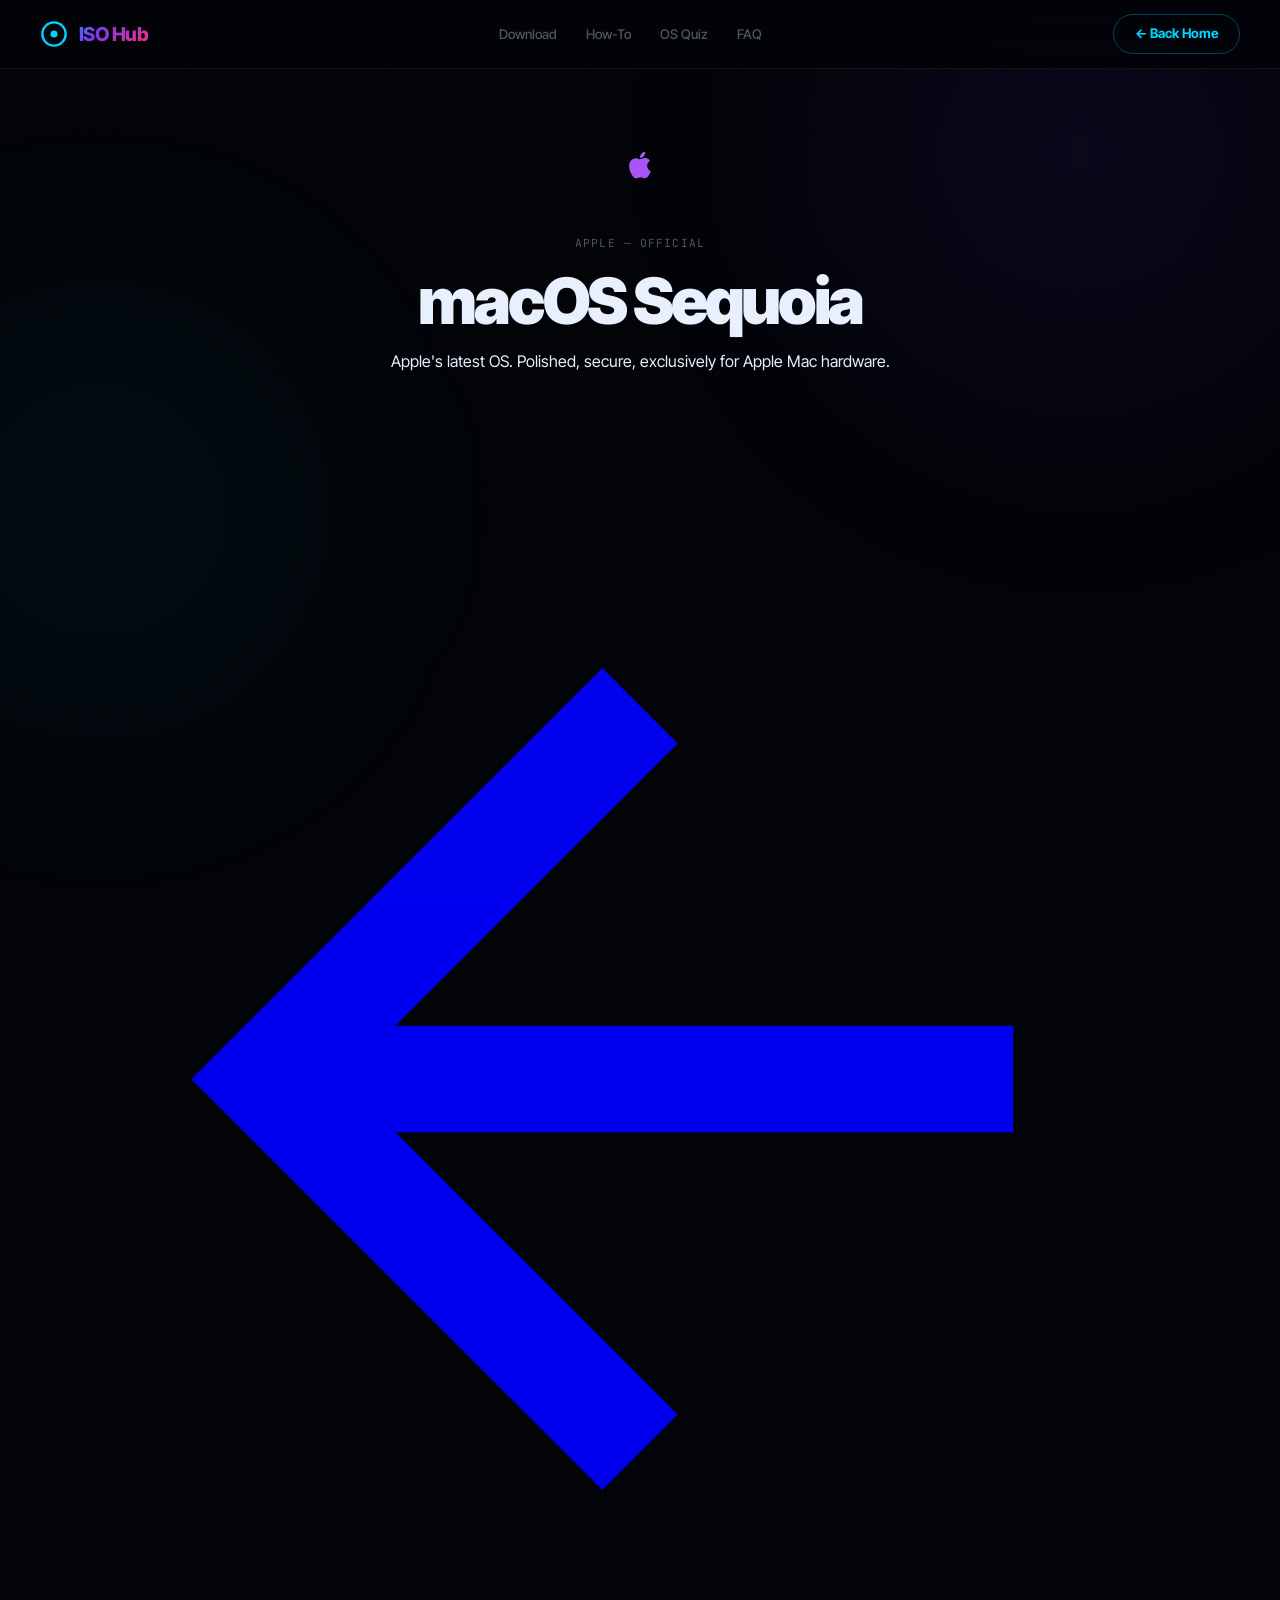
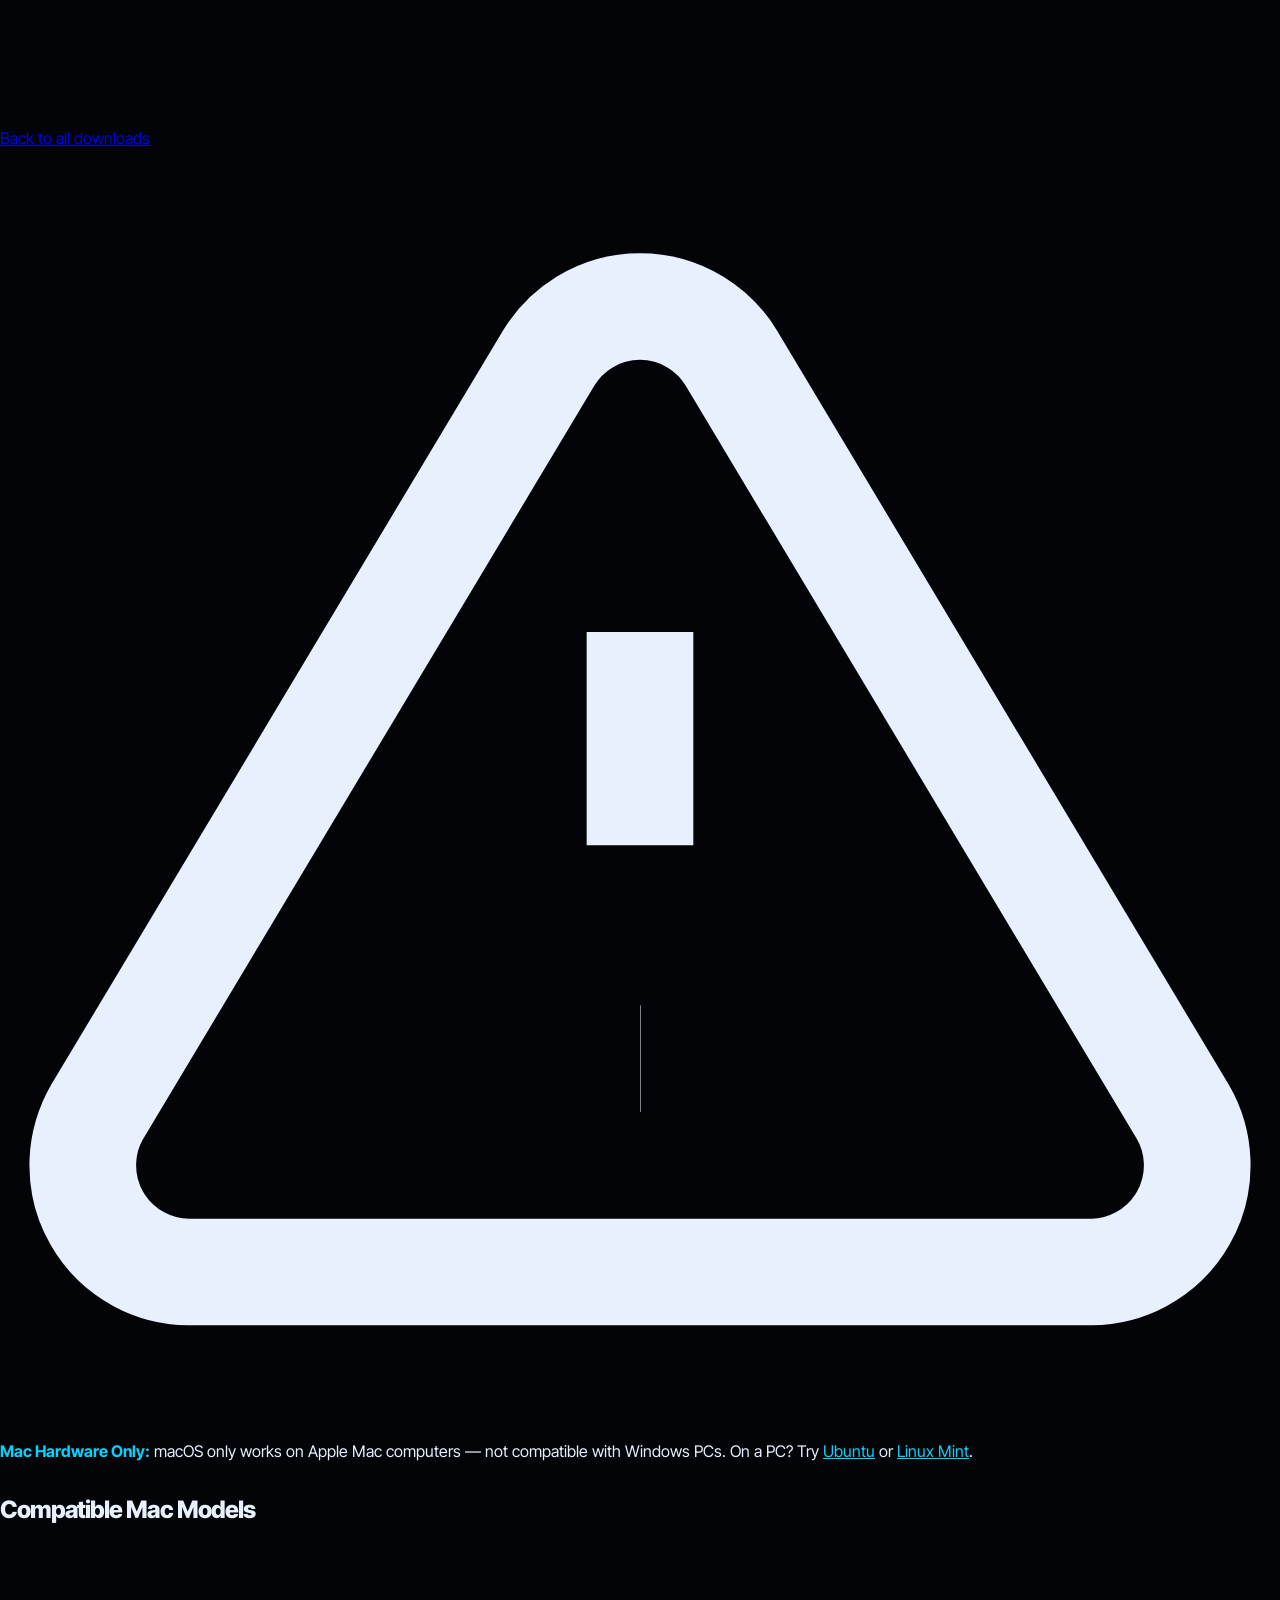
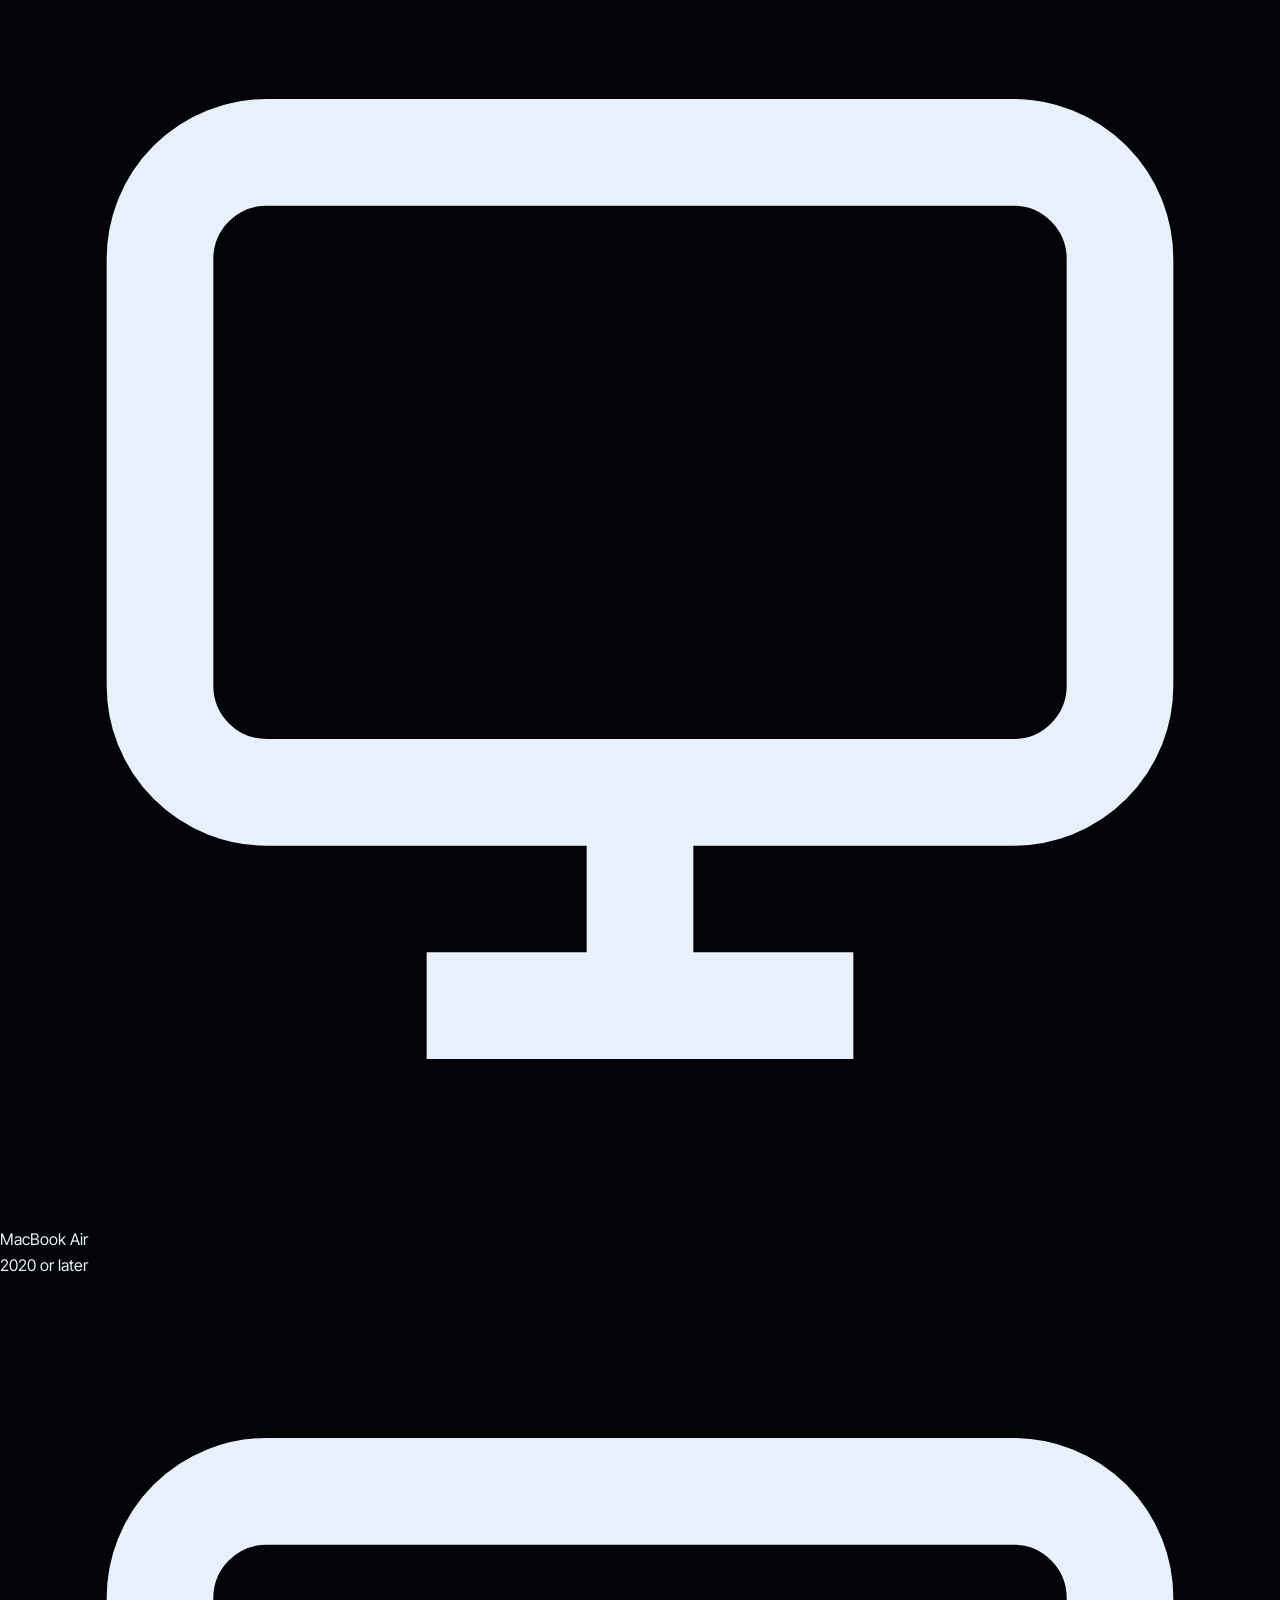
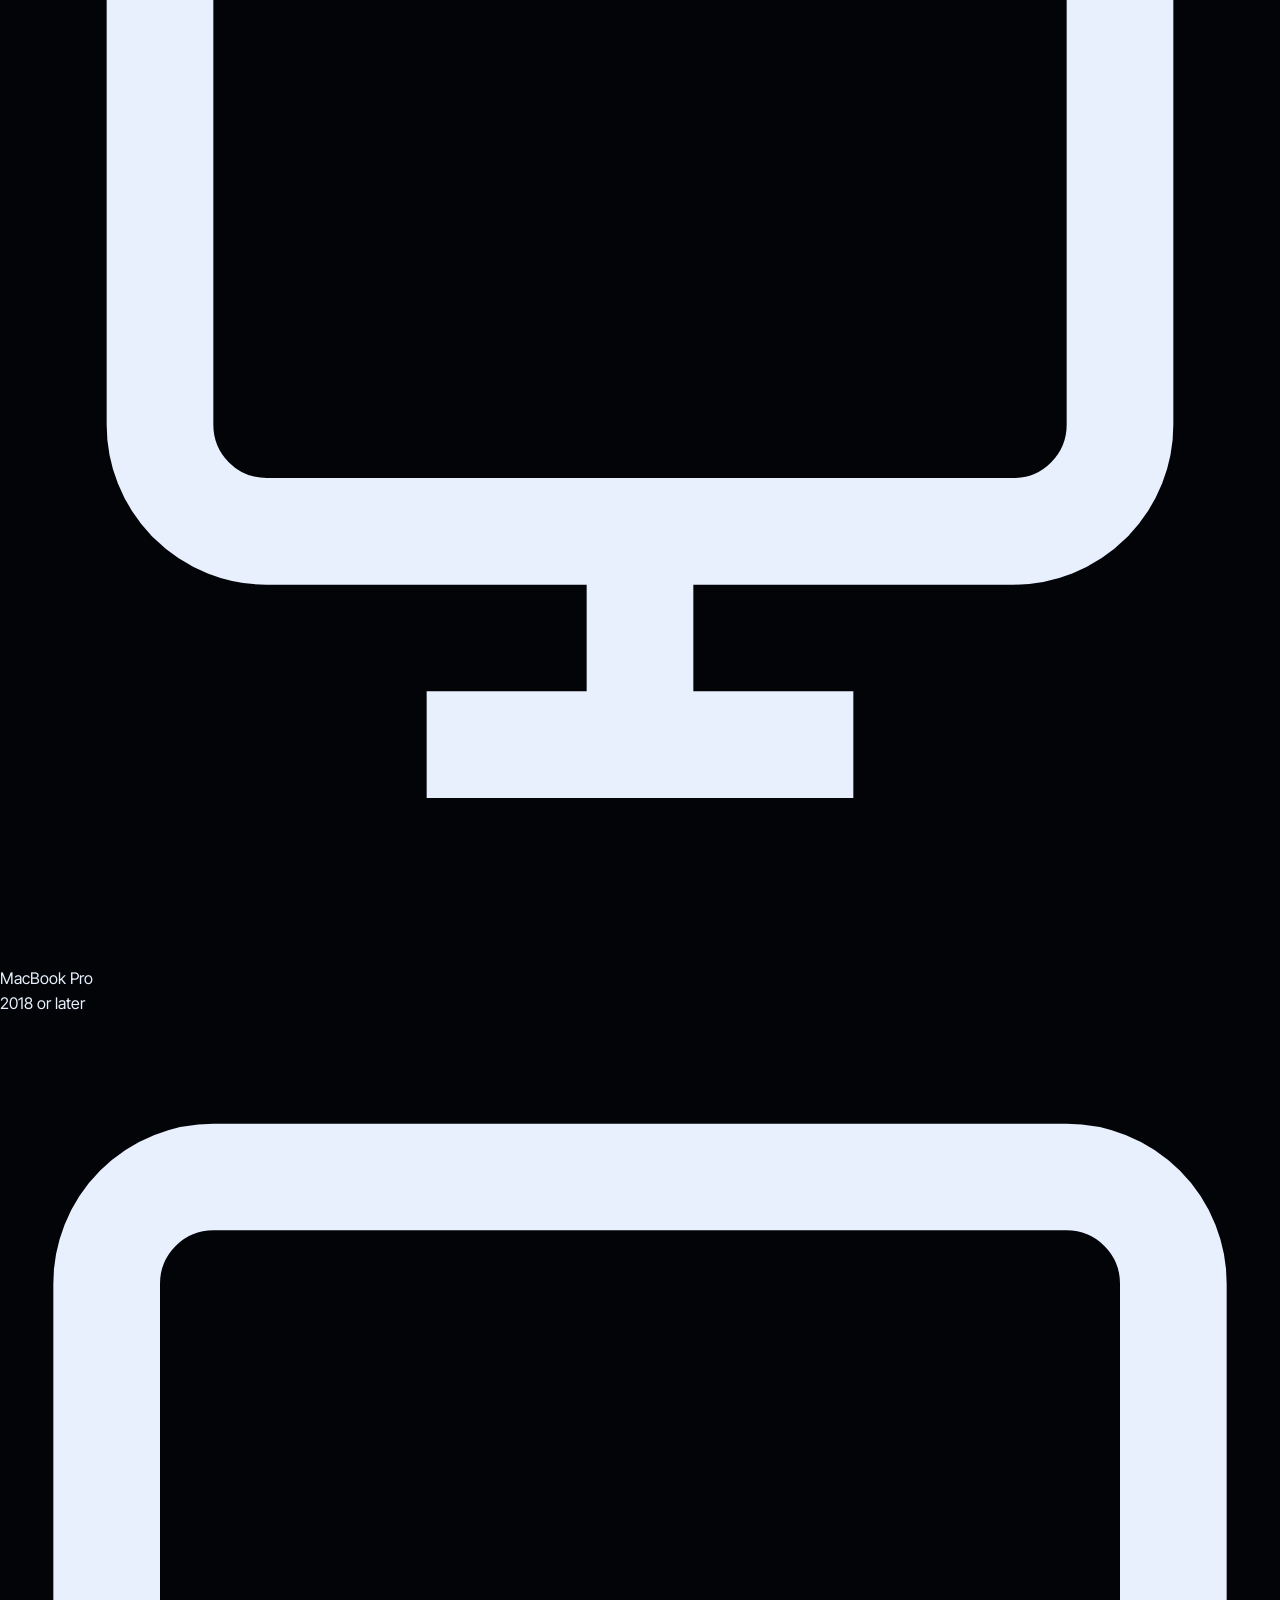
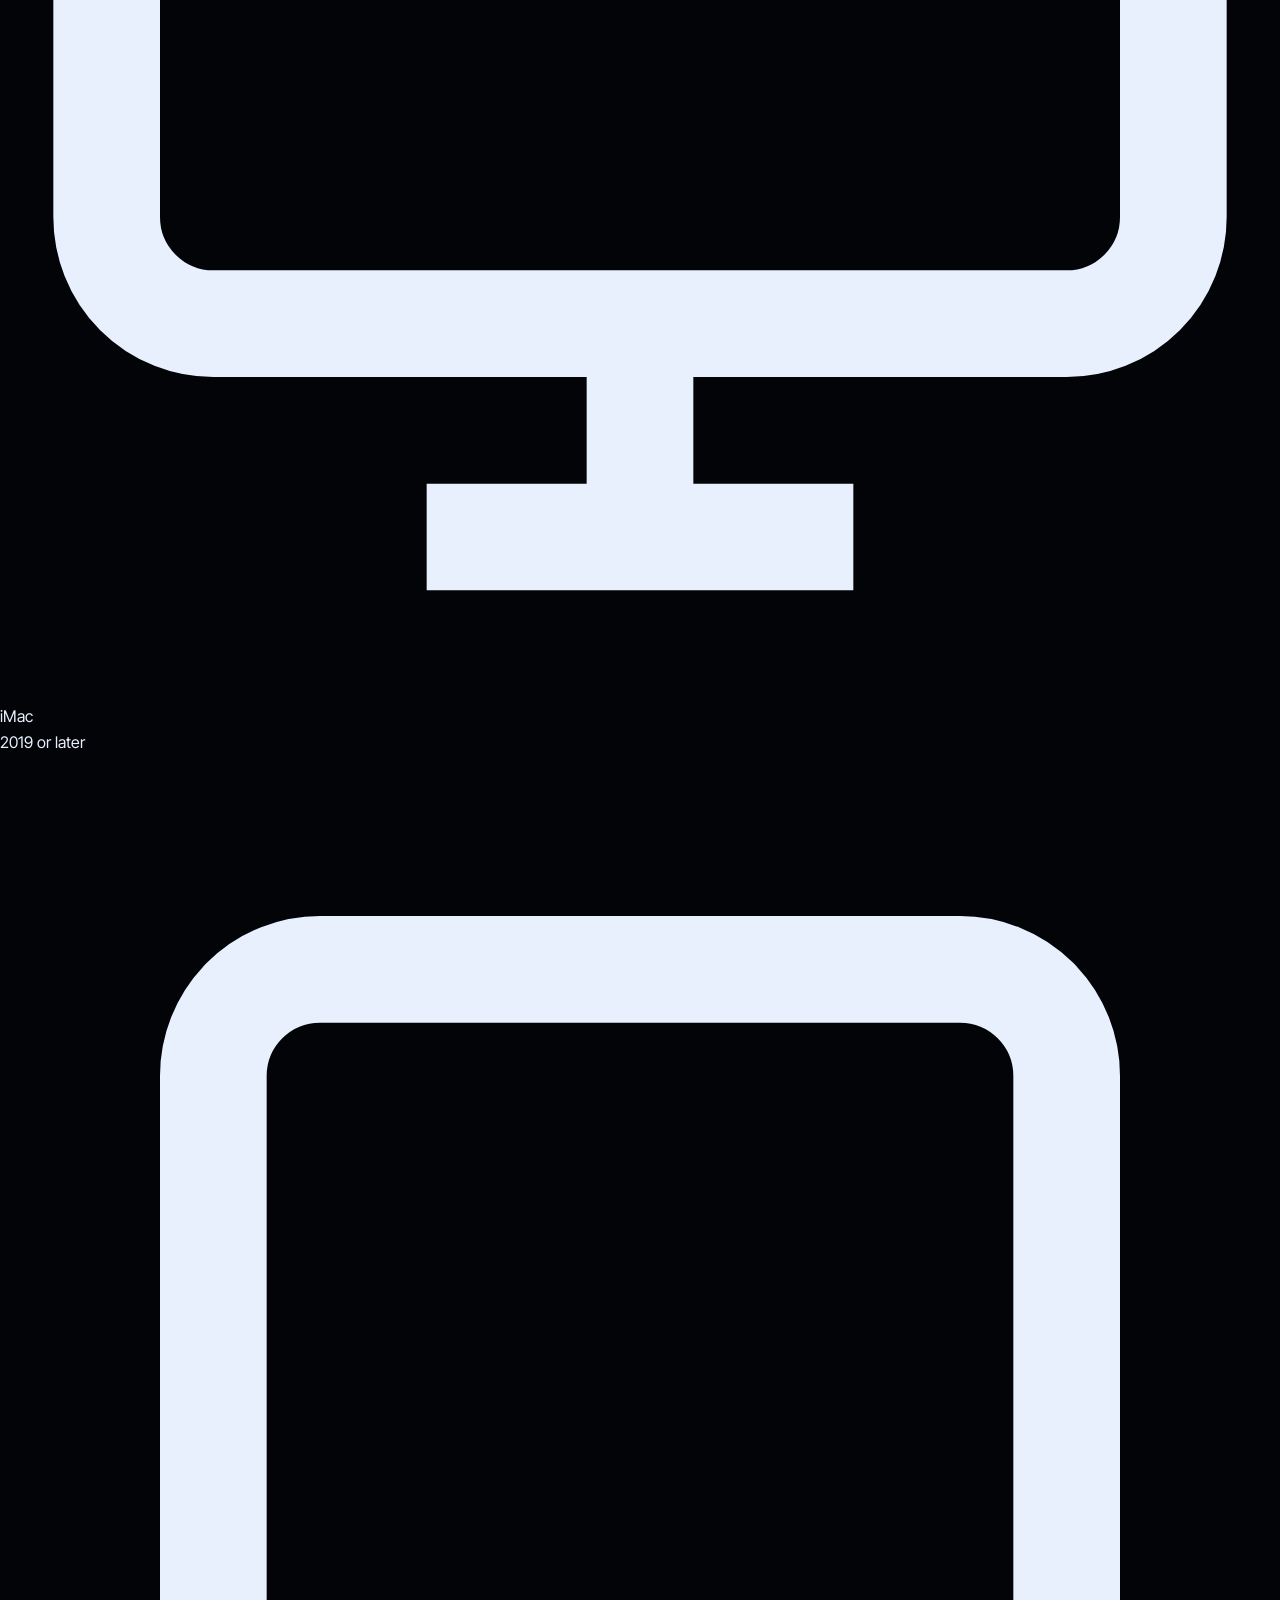
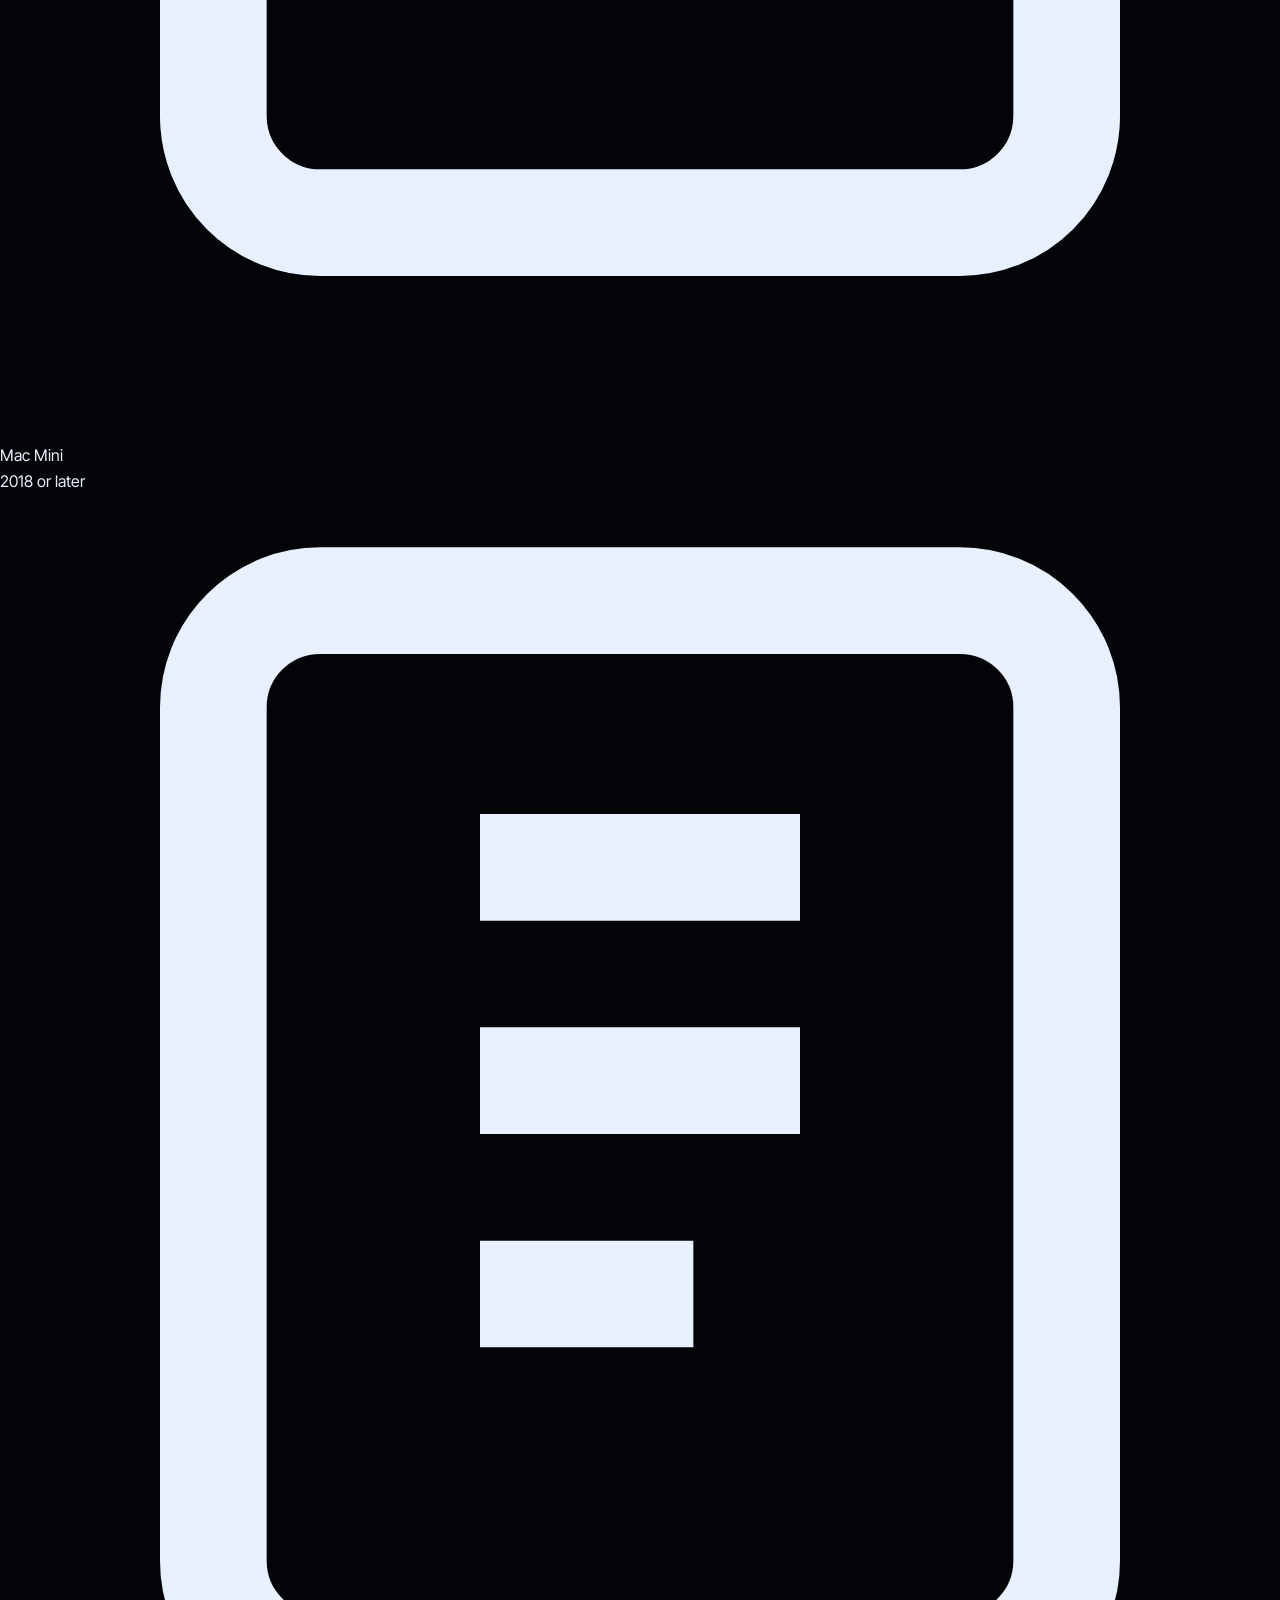
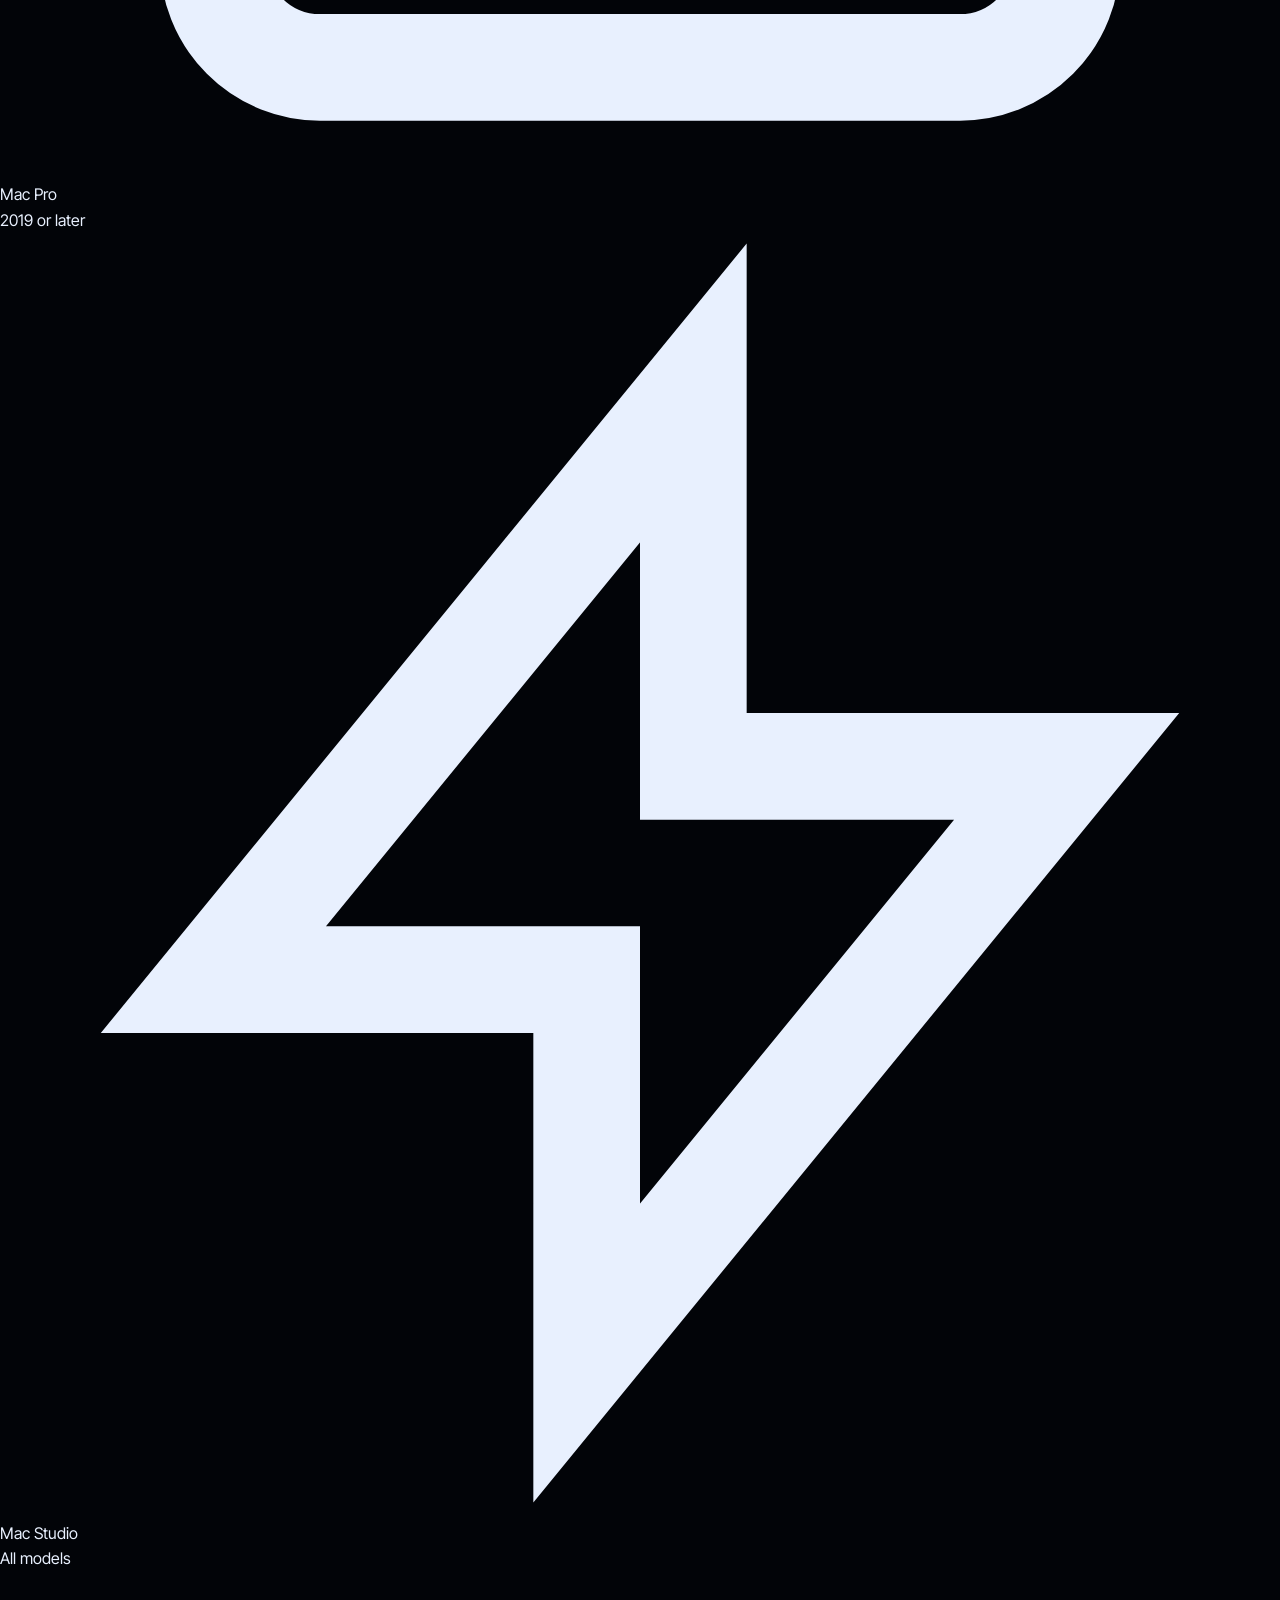
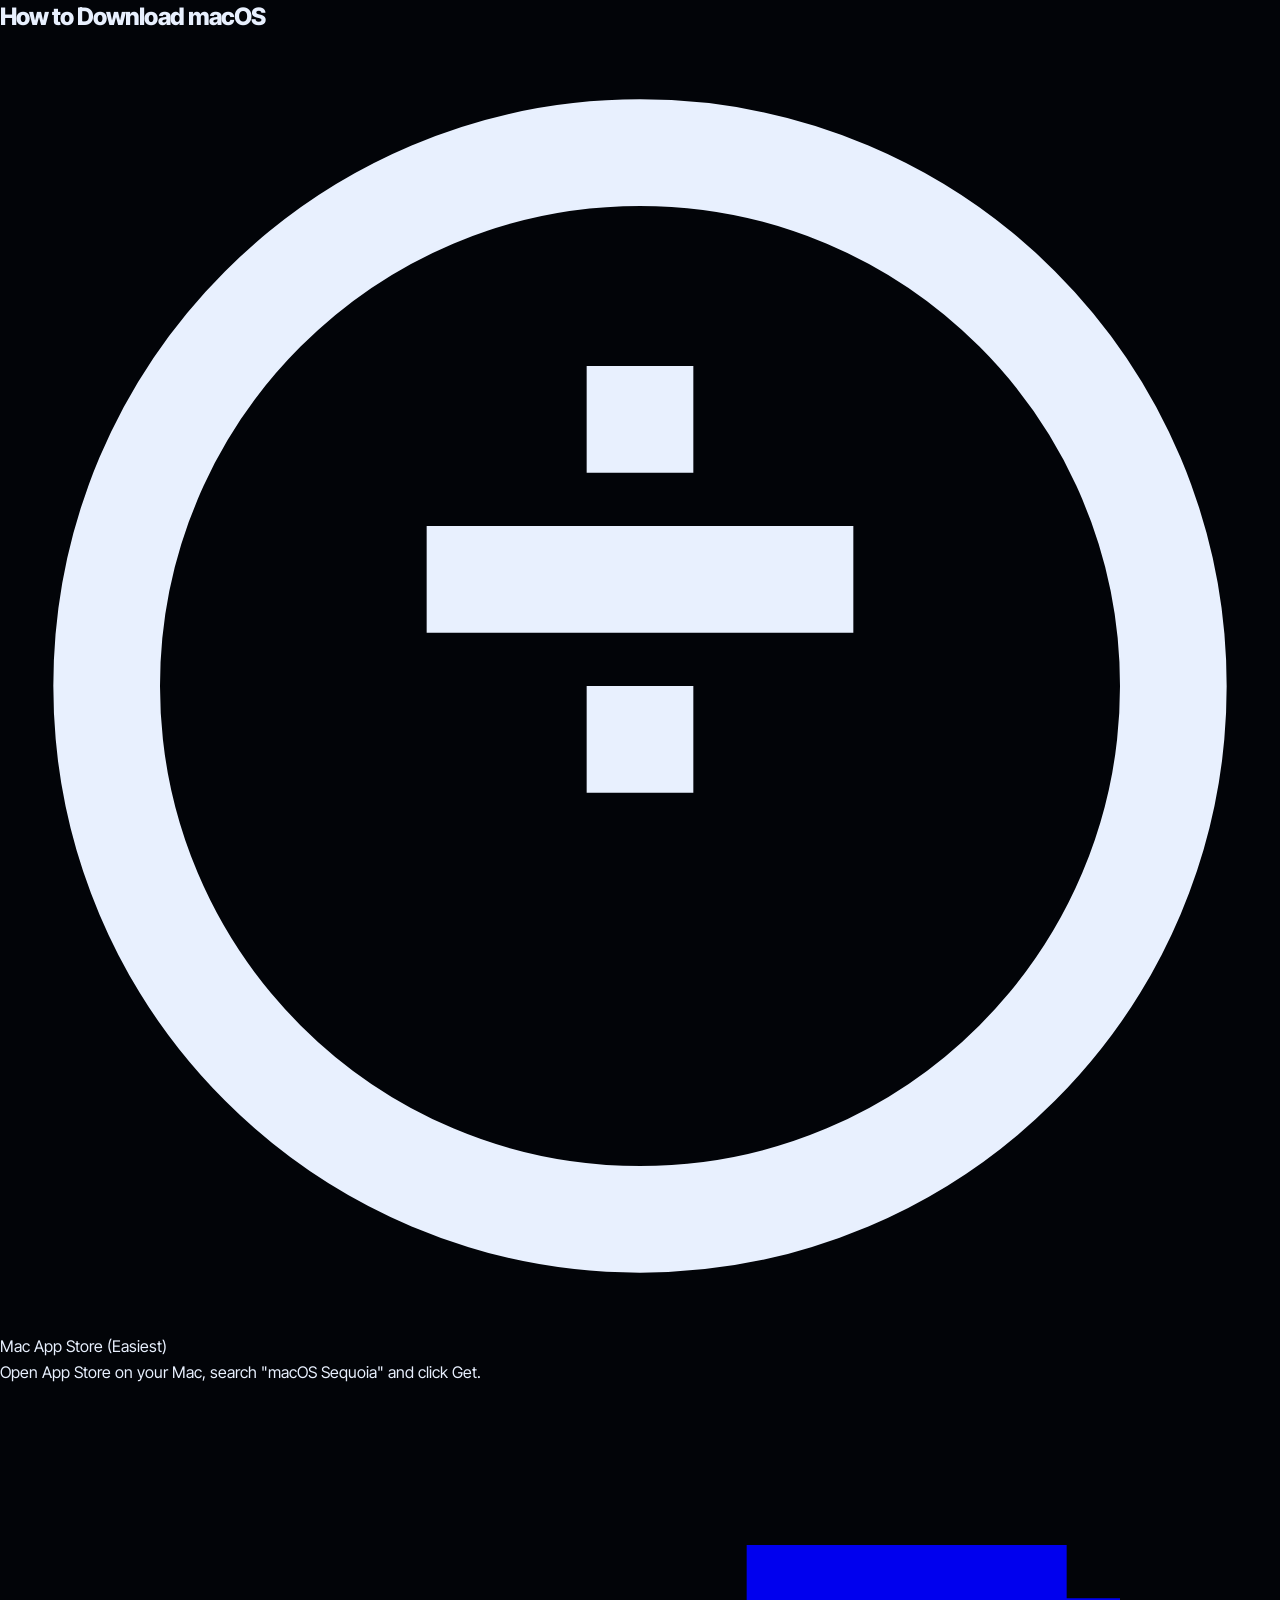
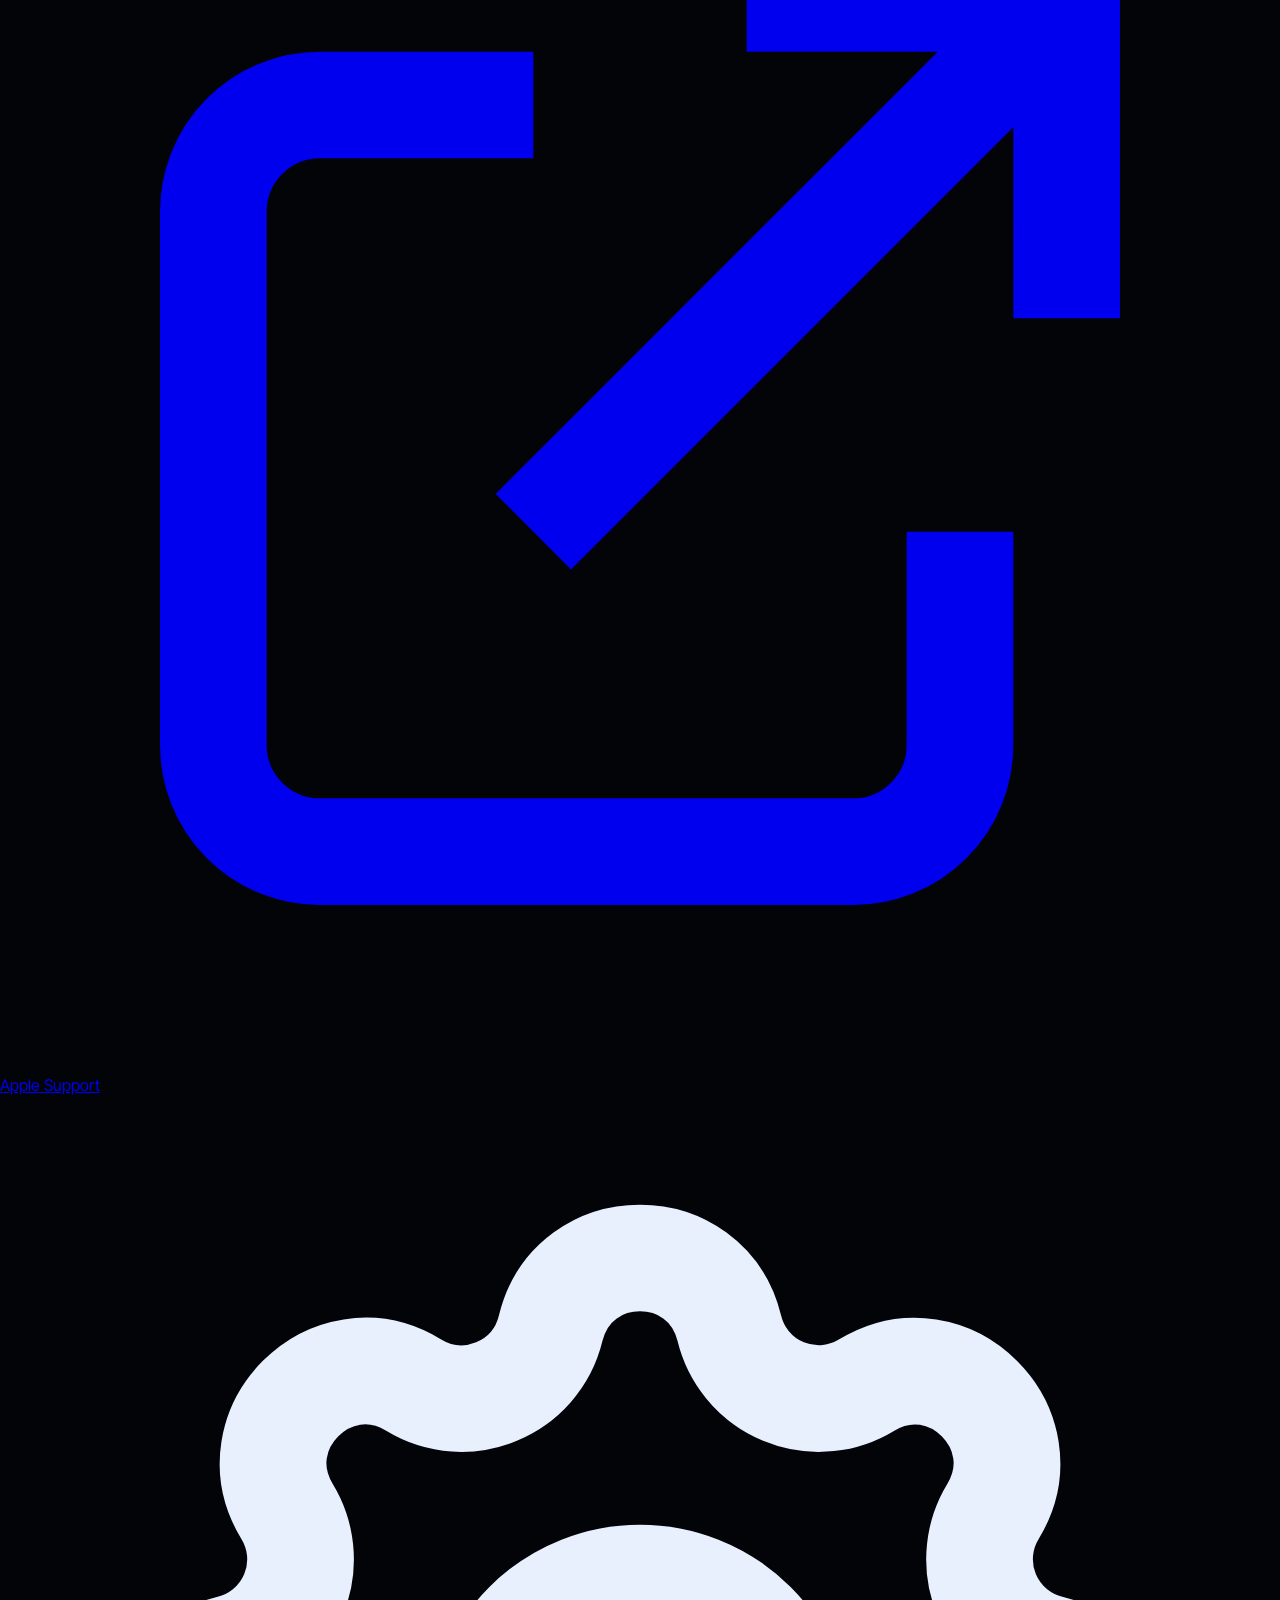
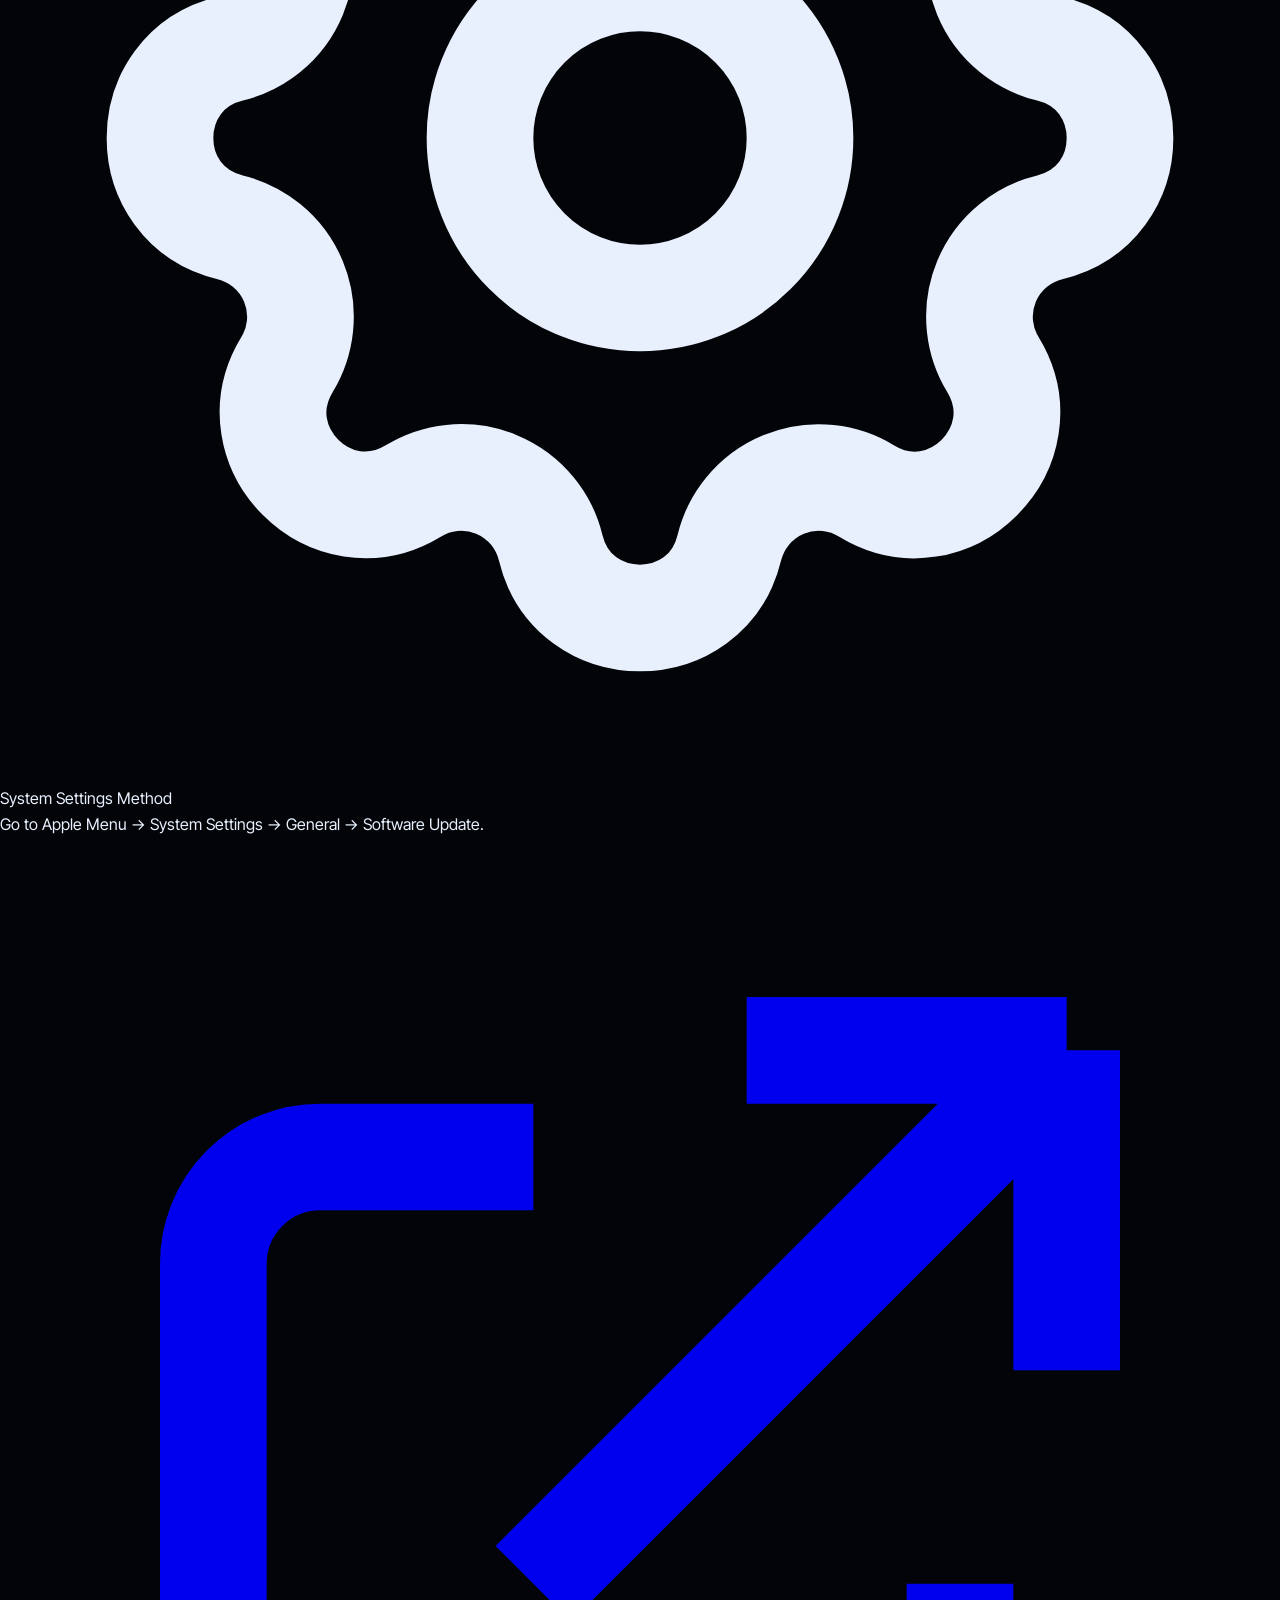
<file: macos.html>
<!DOCTYPE html>
<html lang="en">
<head><meta charset="UTF-8"/><meta name="viewport" content="width=device-width,initial-scale=1.0"/><title>macOS Sequoia — ISO Hub</title><link rel="icon" href="data:image/svg+xml,%3Csvg xmlns='http://www.w3.org/2000/svg' viewBox='0 0 24 24' fill='none'%3E%3Ccircle cx='12' cy='12' r='10' stroke='%2300d4ff' stroke-width='2'/%3E%3Ccircle cx='12' cy='12' r='3' fill='%2300d4ff'/%3E%3C/svg%3E"/><link rel="stylesheet" href="style.css"/></head>
<body>
<div class="orb o1"></div><div class="orb o2"></div>
<nav><a class="nav-logo" href="index.html"><svg viewBox="0 0 24 24" fill="none" width="28" height="28"><defs><linearGradient id="nl" x1="0" y1="0" x2="24" y2="24"><stop stop-color="#00d4ff"/><stop offset="1" stop-color="#a855f7"/></linearGradient></defs><circle cx="12" cy="12" r="10" stroke="url(#nl)" stroke-width="2"/><circle cx="12" cy="12" r="3" fill="url(#nl)"/></svg>ISO Hub</a>
<ul class="nav-links"><li><a href="index.html#os">Download</a></li><li><a href="index.html#guide">How-To</a></li><li><a href="index.html#quiz">OS Quiz</a></li><li><a href="index.html#faq">FAQ</a></li></ul>
<div class="nav-right"><a class="nav-cta" href="index.html">← Back Home</a></div></nav>
<div class="page-hero">
  <div class="os-icon ma" style="margin:0 auto 1rem;width:64px;height:64px;border-radius:16px"><svg width="32" height="32" viewBox="0 0 24 24" fill="#a855f7"><path d="M18.71 19.5c-.83 1.24-1.71 2.45-3.05 2.47-1.34.03-1.77-.79-3.29-.79-1.53 0-2 .77-3.27.82-1.31.05-2.3-1.32-3.14-2.53C4.25 17 2.94 12.45 4.7 9.39c.87-1.52 2.43-2.48 4.12-2.51 1.28-.02 2.5.87 3.29.87.78 0 2.26-1.07 3.8-.91.65.03 2.47.26 3.64 1.98-.09.06-2.17 1.28-2.15 3.81.03 3.02 2.65 4.03 2.68 4.04-.03.07-.42 1.44-1.38 2.83M13 3.5c.73-.83 1.94-1.46 2.94-1.5.13 1.17-.34 2.35-1.04 3.19-.69.85-1.83 1.51-2.95 1.42-.15-1.15.41-2.35 1.05-3.11z"/></svg></div>
  <span class="s-tag">Apple — Official</span>
  <h1>macOS Sequoia</h1>
  <p>Apple's latest OS. Polished, secure, exclusively for Apple Mac hardware.</p>
</div>
<div class="page-content">
  <a class="back-link" href="index.html"><svg fill="none" viewBox="0 0 24 24" stroke="currentColor" stroke-width="2"><path d="M19 12H5M12 5l-7 7 7 7"/></svg>Back to all downloads</a>
  <div class="info-box"><svg fill="none" viewBox="0 0 24 24" stroke="currentColor" stroke-width="2"><path d="M12 9v4m0 4h.01M10.29 3.86L1.82 18a2 2 0 001.71 3h16.94a2 2 0 001.71-3L13.71 3.86a2 2 0 00-3.42 0z"/></svg><div><strong style="color:var(--cyan)">Mac Hardware Only:</strong> macOS only works on Apple Mac computers — not compatible with Windows PCs. On a PC? Try <a href="ubuntu.html" style="color:var(--cyan)">Ubuntu</a> or <a href="mint.html" style="color:var(--cyan)">Linux Mint</a>.</div></div>
  <h2 class="s-title" style="font-size:1.5rem;margin:2rem 0 1rem">Compatible Mac Models</h2>
  <div class="req-grid">
    <div class="req-card"><svg fill="none" viewBox="0 0 24 24" stroke="currentColor" stroke-width="2"><rect x="3" y="4" width="18" height="12" rx="2"/><path d="M8 20h8M12 16v4"/></svg><div class="req-label">MacBook Air</div><div class="req-value">2020 or later</div></div>
    <div class="req-card"><svg fill="none" viewBox="0 0 24 24" stroke="currentColor" stroke-width="2"><rect x="3" y="4" width="18" height="12" rx="2"/><path d="M8 20h8M12 16v4"/></svg><div class="req-label">MacBook Pro</div><div class="req-value">2018 or later</div></div>
    <div class="req-card"><svg fill="none" viewBox="0 0 24 24" stroke="currentColor" stroke-width="2"><rect x="2" y="3" width="20" height="14" rx="2"/><path d="M8 21h8M12 17v4"/></svg><div class="req-label">iMac</div><div class="req-value">2019 or later</div></div>
    <div class="req-card"><svg fill="none" viewBox="0 0 24 24" stroke="currentColor" stroke-width="2"><rect x="4" y="4" width="16" height="16" rx="2"/></svg><div class="req-label">Mac Mini</div><div class="req-value">2018 or later</div></div>
    <div class="req-card"><svg fill="none" viewBox="0 0 24 24" stroke="currentColor" stroke-width="2"><rect x="4" y="2" width="16" height="20" rx="2"/><path d="M9 7h6M9 11h6M9 15h4"/></svg><div class="req-label">Mac Pro</div><div class="req-value">2019 or later</div></div>
    <div class="req-card"><svg fill="none" viewBox="0 0 24 24" stroke="currentColor" stroke-width="2"><path d="M13 10V3L4 14h7v7l9-11h-7z"/></svg><div class="req-label">Mac Studio</div><div class="req-value">All models</div></div>
  </div>
  <h2 class="s-title" style="font-size:1.5rem;margin:2rem 0 1rem">How to Download macOS</h2>
  <div class="dl-opts">
    <div class="dl-opt"><div><div class="dl-opt-name"><svg fill="none" viewBox="0 0 24 24" stroke="currentColor" stroke-width="2"><path d="M12 2C6.477 2 2 6.477 2 12s4.477 10 10 10 10-4.477 10-10S17.523 2 12 2zm0 4v2m0 4v2m-4-4h8"/></svg>Mac App Store (Easiest)</div><div class="dl-opt-desc">Open App Store on your Mac, search "macOS Sequoia" and click Get.</div></div><a class="dl-link lm" href="https://support.apple.com/en-us/105113" target="_blank" rel="noopener"><svg fill="none" viewBox="0 0 24 24" stroke="currentColor" stroke-width="2"><path d="M10 6H6a2 2 0 00-2 2v10a2 2 0 002 2h10a2 2 0 002-2v-4M14 4h6m0 0v6m0-6L10 14"/></svg>Apple Support</a></div>
    <div class="dl-opt"><div><div class="dl-opt-name"><svg fill="none" viewBox="0 0 24 24" stroke="currentColor" stroke-width="2"><path d="M10.325 4.317c.426-1.756 2.924-1.756 3.35 0a1.724 1.724 0 002.573 1.066c1.543-.94 3.31.826 2.37 2.37a1.724 1.724 0 001.065 2.572c1.756.426 1.756 2.924 0 3.35a1.724 1.724 0 00-1.066 2.573c.94 1.543-.826 3.31-2.37 2.37a1.724 1.724 0 00-2.572 1.065c-.426 1.756-2.924 1.756-3.35 0a1.724 1.724 0 00-2.573-1.066c-1.543.94-3.31-.826-2.37-2.37a1.724 1.724 0 00-1.065-2.572c-1.756-.426-1.756-2.924 0-3.35a1.724 1.724 0 001.066-2.573c-.94-1.543.826-3.31 2.37-2.37.996.608 2.296.07 2.572-1.065z"/><circle cx="12" cy="12" r="3"/></svg>System Settings Method</div><div class="dl-opt-desc">Go to Apple Menu → System Settings → General → Software Update.</div></div><a class="dl-link lm" href="https://support.apple.com/en-us/105113" target="_blank" rel="noopener"><svg fill="none" viewBox="0 0 24 24" stroke="currentColor" stroke-width="2"><path d="M10 6H6a2 2 0 00-2 2v10a2 2 0 002 2h10a2 2 0 002-2v-4M14 4h6m0 0v6m0-6L10 14"/></svg>Apple Support</a></div>
  </div>
  <h2 class="s-title" style="font-size:1.5rem;margin:2.5rem 0 1rem">How to Upgrade macOS</h2>
  <ul class="steps-list">
    <li><div class="step-num">1</div><div class="step-text"><strong>Check compatibility</strong> — verify your Mac model is in the list above.</div></li>
    <li><div class="step-num">2</div><div class="step-text"><strong>Back up with Time Machine</strong> — connect an external drive and run Time Machine backup.</div></li>
    <li><div class="step-num">3</div><div class="step-text">Open the <strong>Mac App Store</strong>, search "macOS Sequoia" and click <strong>Get</strong>.</div></li>
    <li><div class="step-num">4</div><div class="step-text">The installer launches automatically. Click <strong>Continue</strong> and follow the instructions.</div></li>
    <li><div class="step-num">5</div><div class="step-text">Your Mac restarts <strong>several times</strong> — completely normal. Takes 30–60 minutes total.</div></li>
    <li><div class="step-num">6</div><div class="step-text">Sign in with your <strong>Apple ID</strong> — all apps and files will be right where you left them!</div></li>
  </ul>
  <div class="info-box"><svg fill="none" viewBox="0 0 24 24" stroke="currentColor" stroke-width="2"><circle cx="12" cy="12" r="10"/><path d="M12 16v-4M12 8h.01"/></svg><div><strong style="color:var(--cyan)">Tip:</strong> macOS upgrades preserve all your files and apps — you don't need to erase anything, unlike Windows/Linux installs.</div></div>
</div>
<footer><div class="footer-inner"><div class="footer-bottom" style="border-top:none;padding-top:0">© 2025 ISO Hub — Not affiliated with Apple. <a href="index.html" style="color:var(--cyan);margin-left:1rem">← Back Home</a></div></div></footer>
<script src="script.js"></script>
</body></html>
</file>
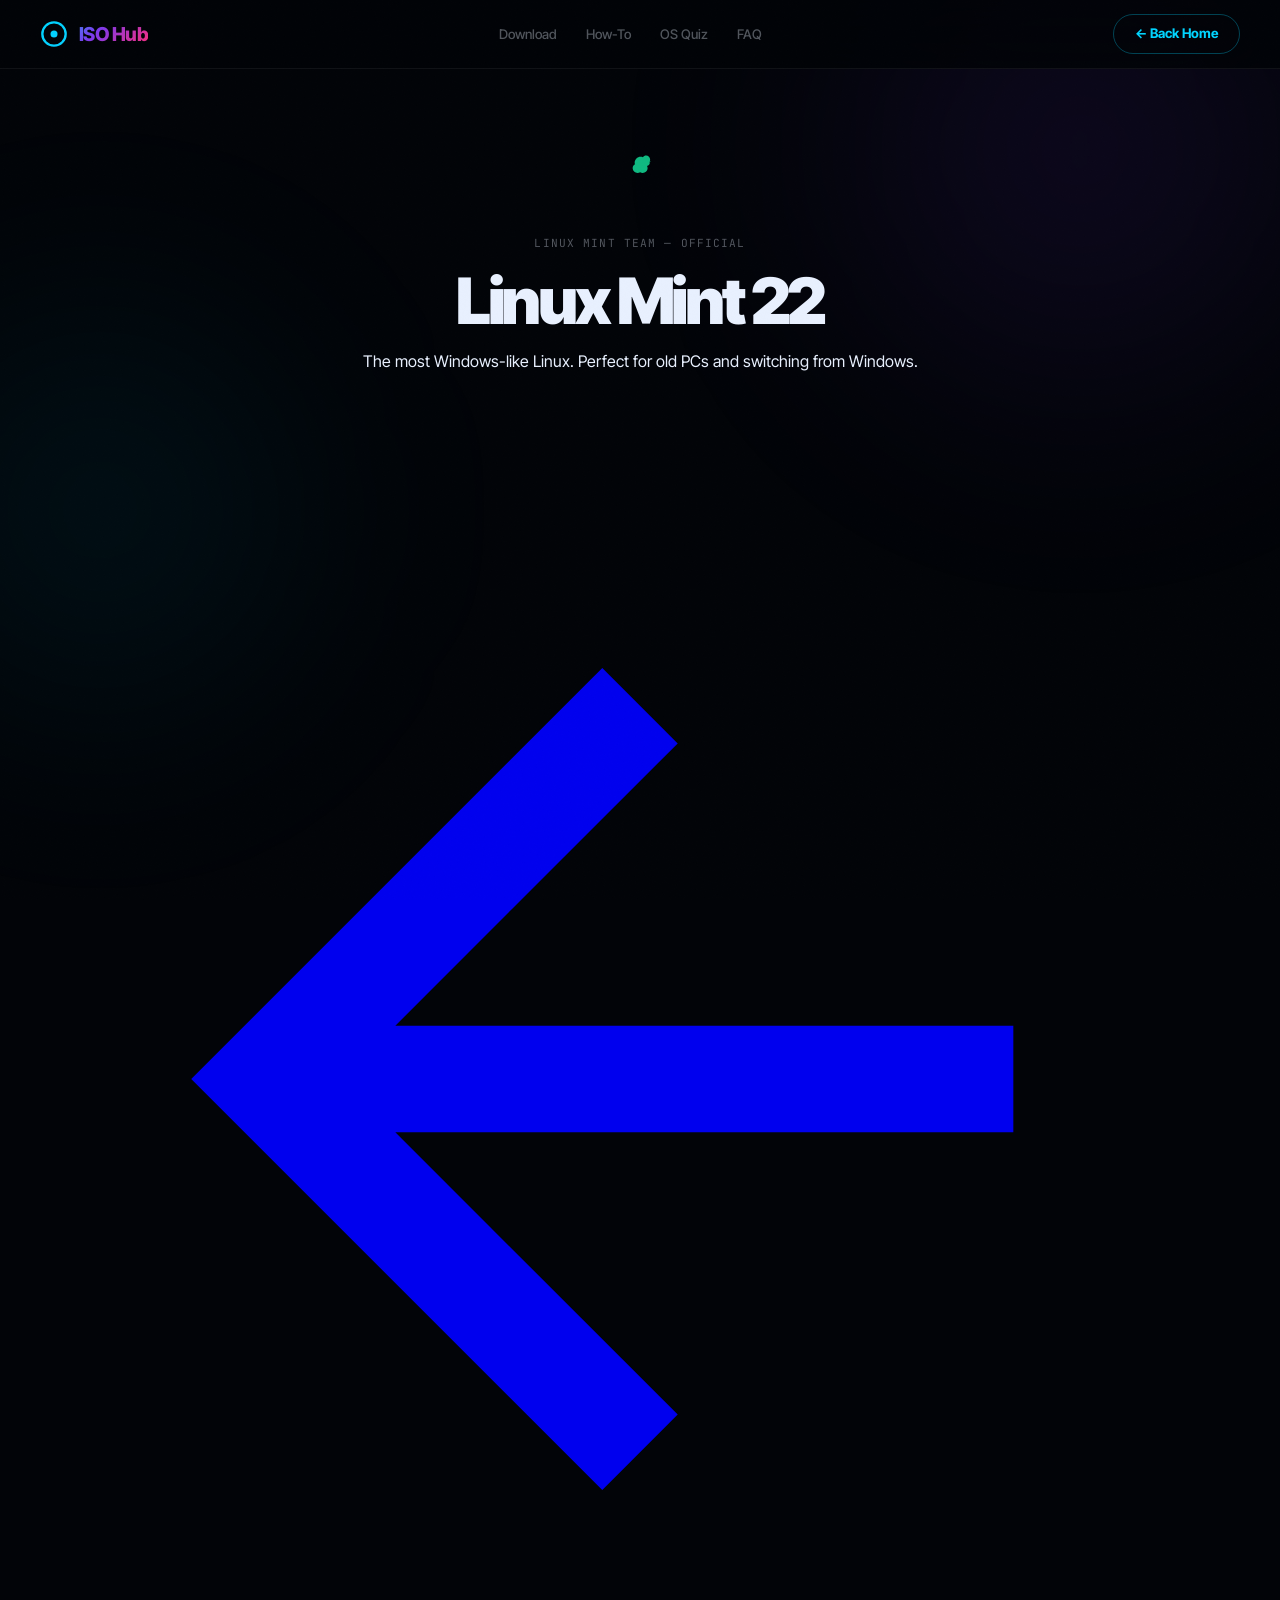
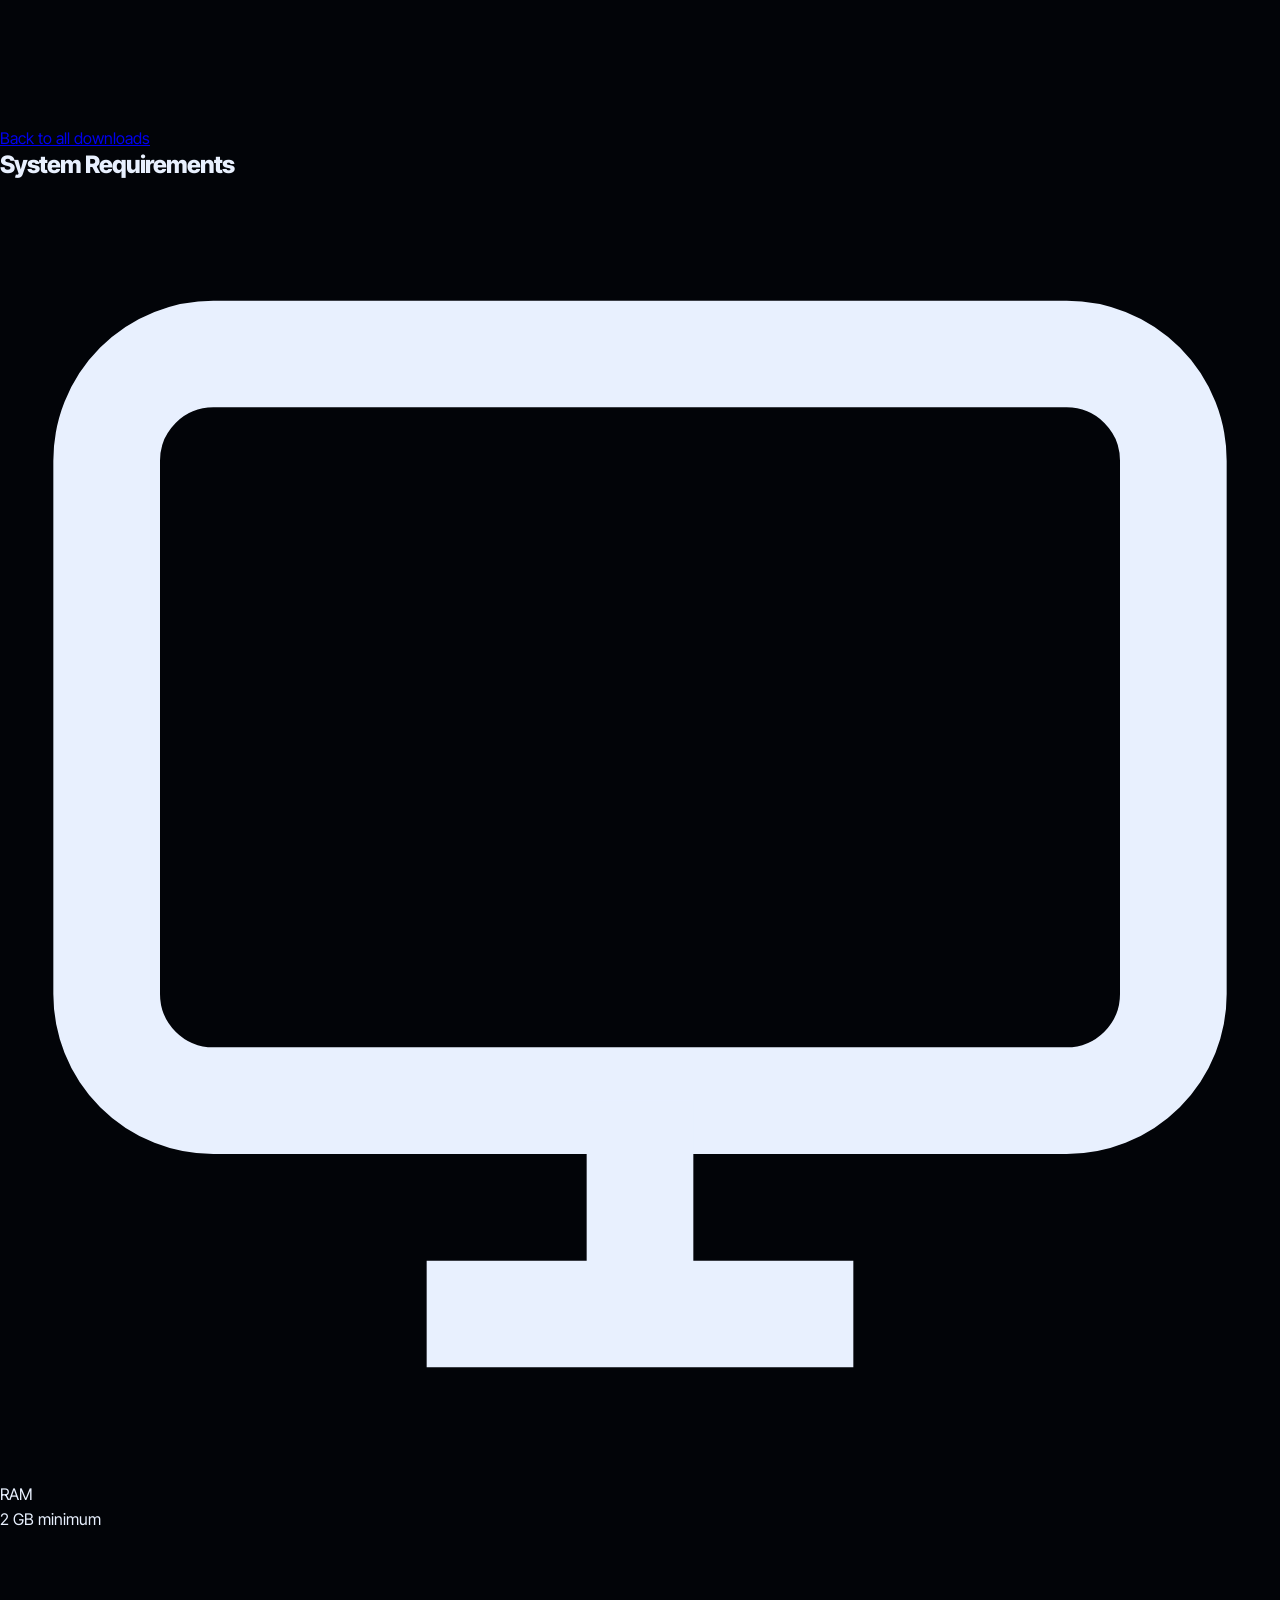
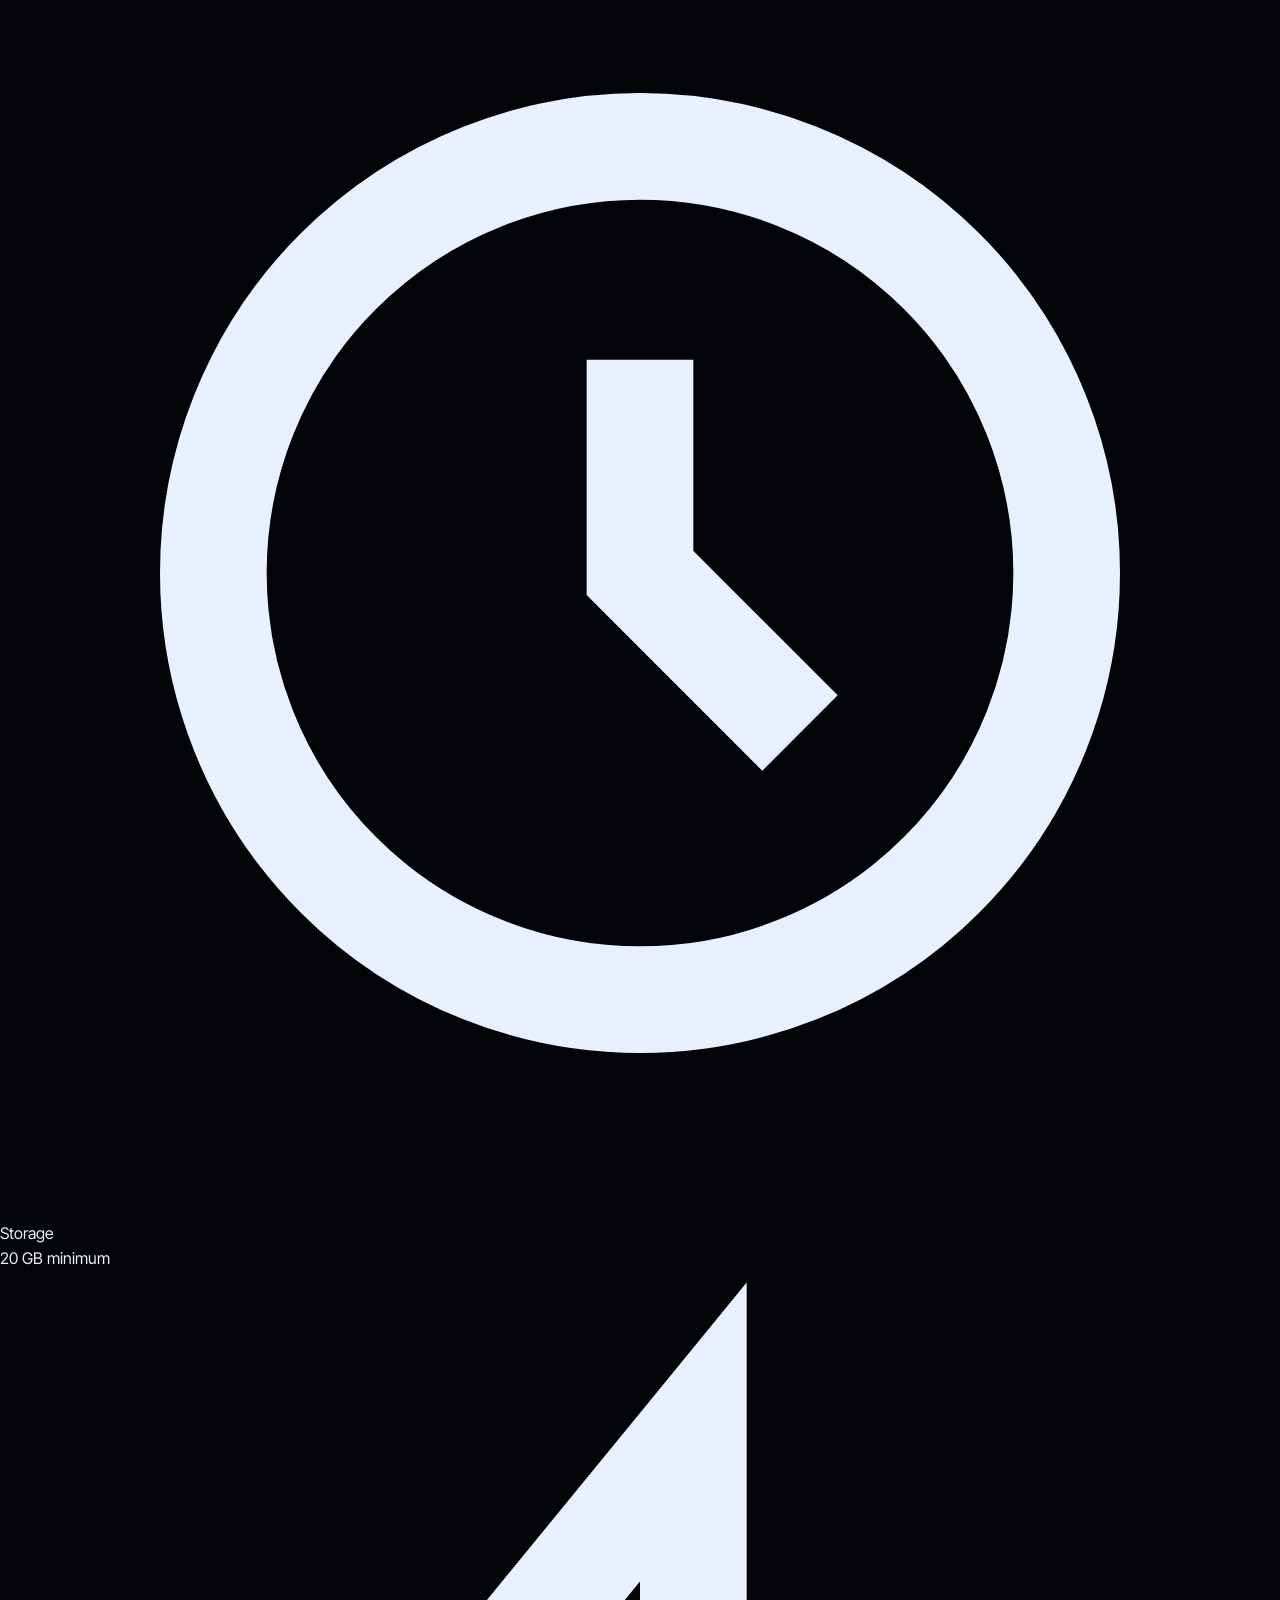
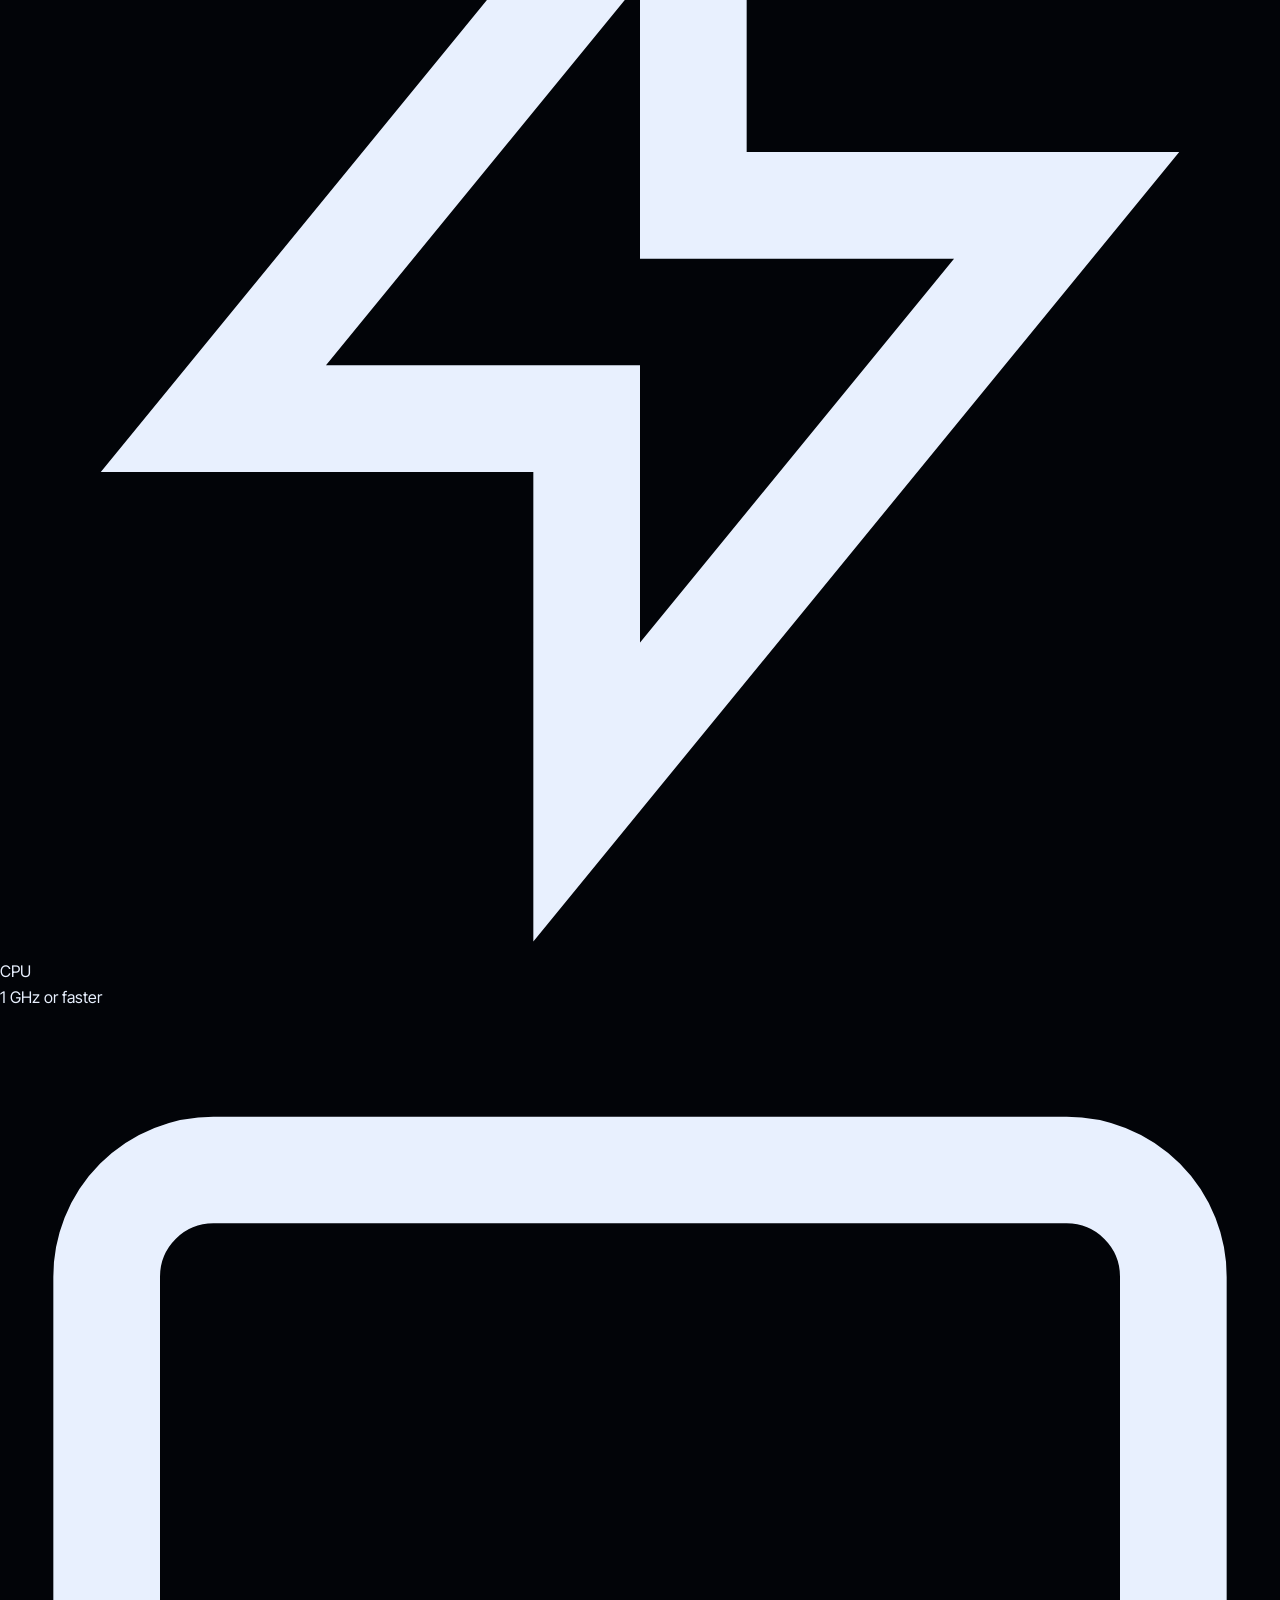
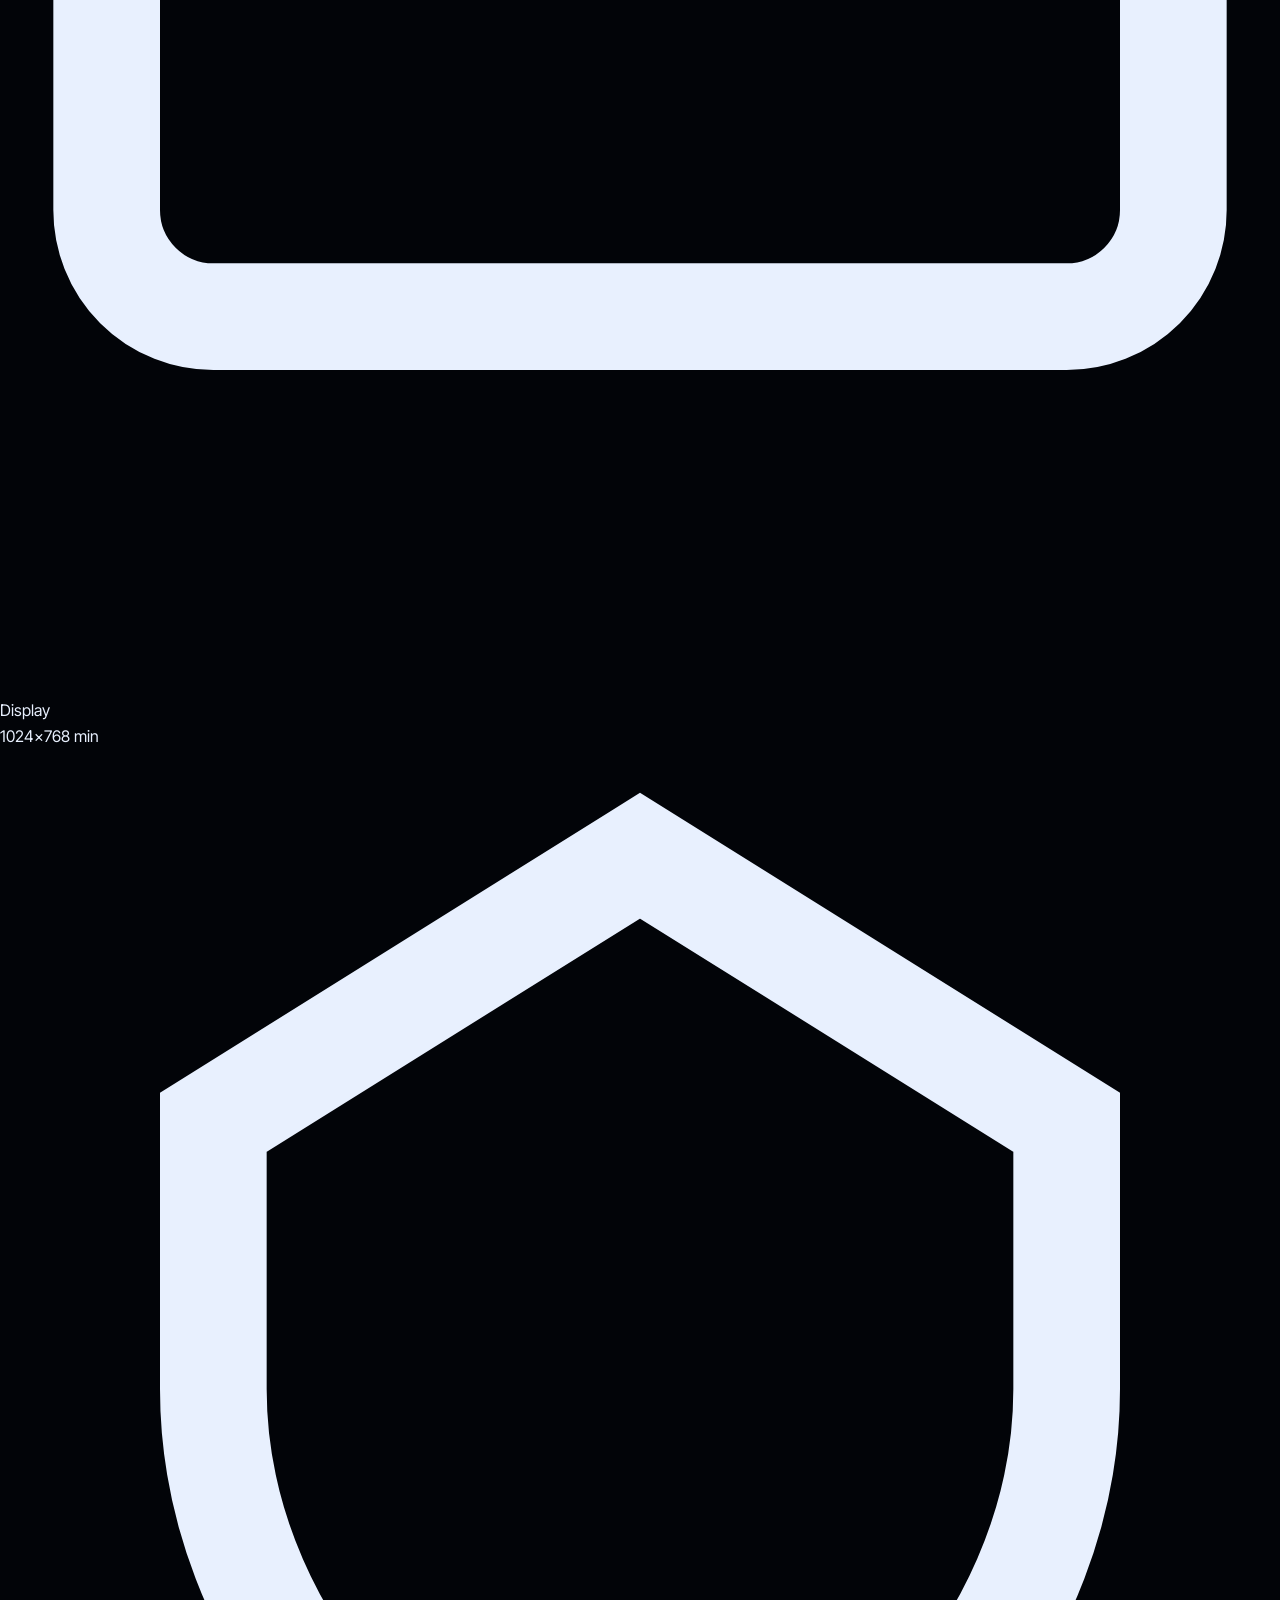
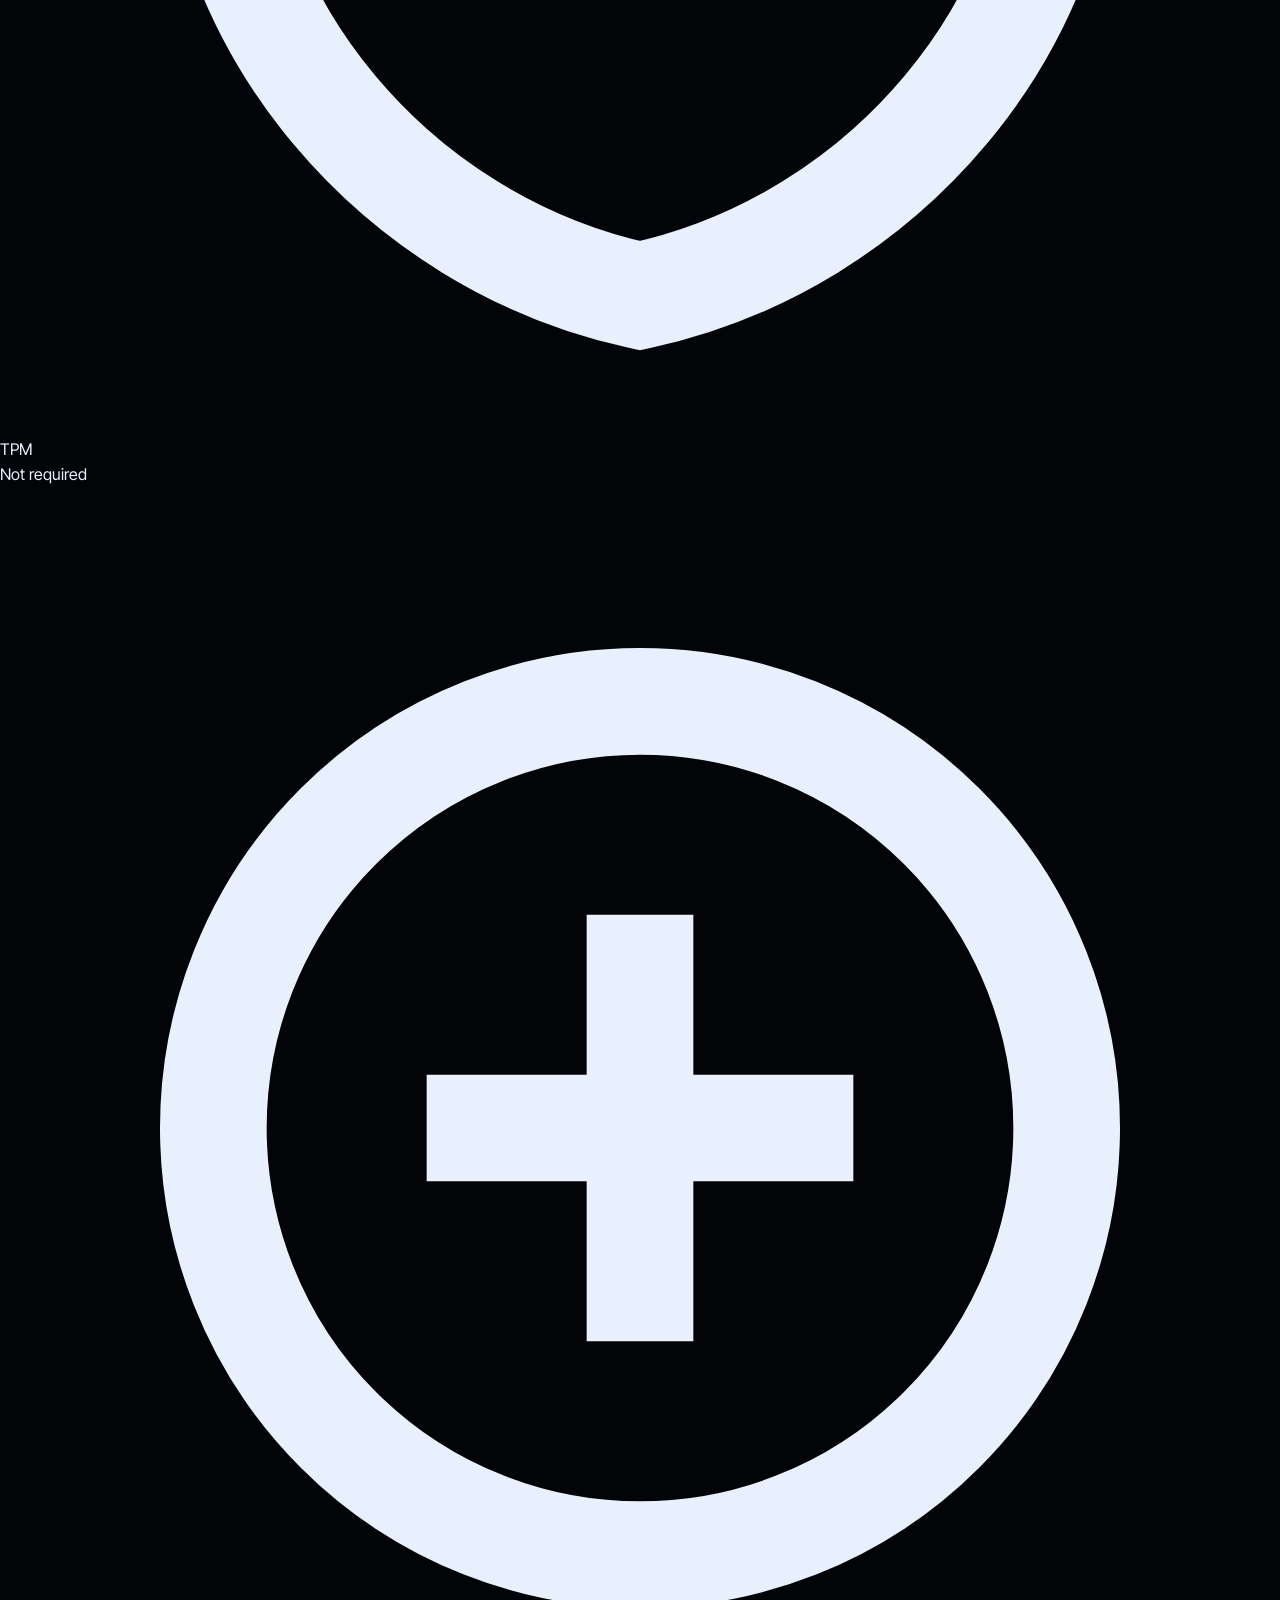
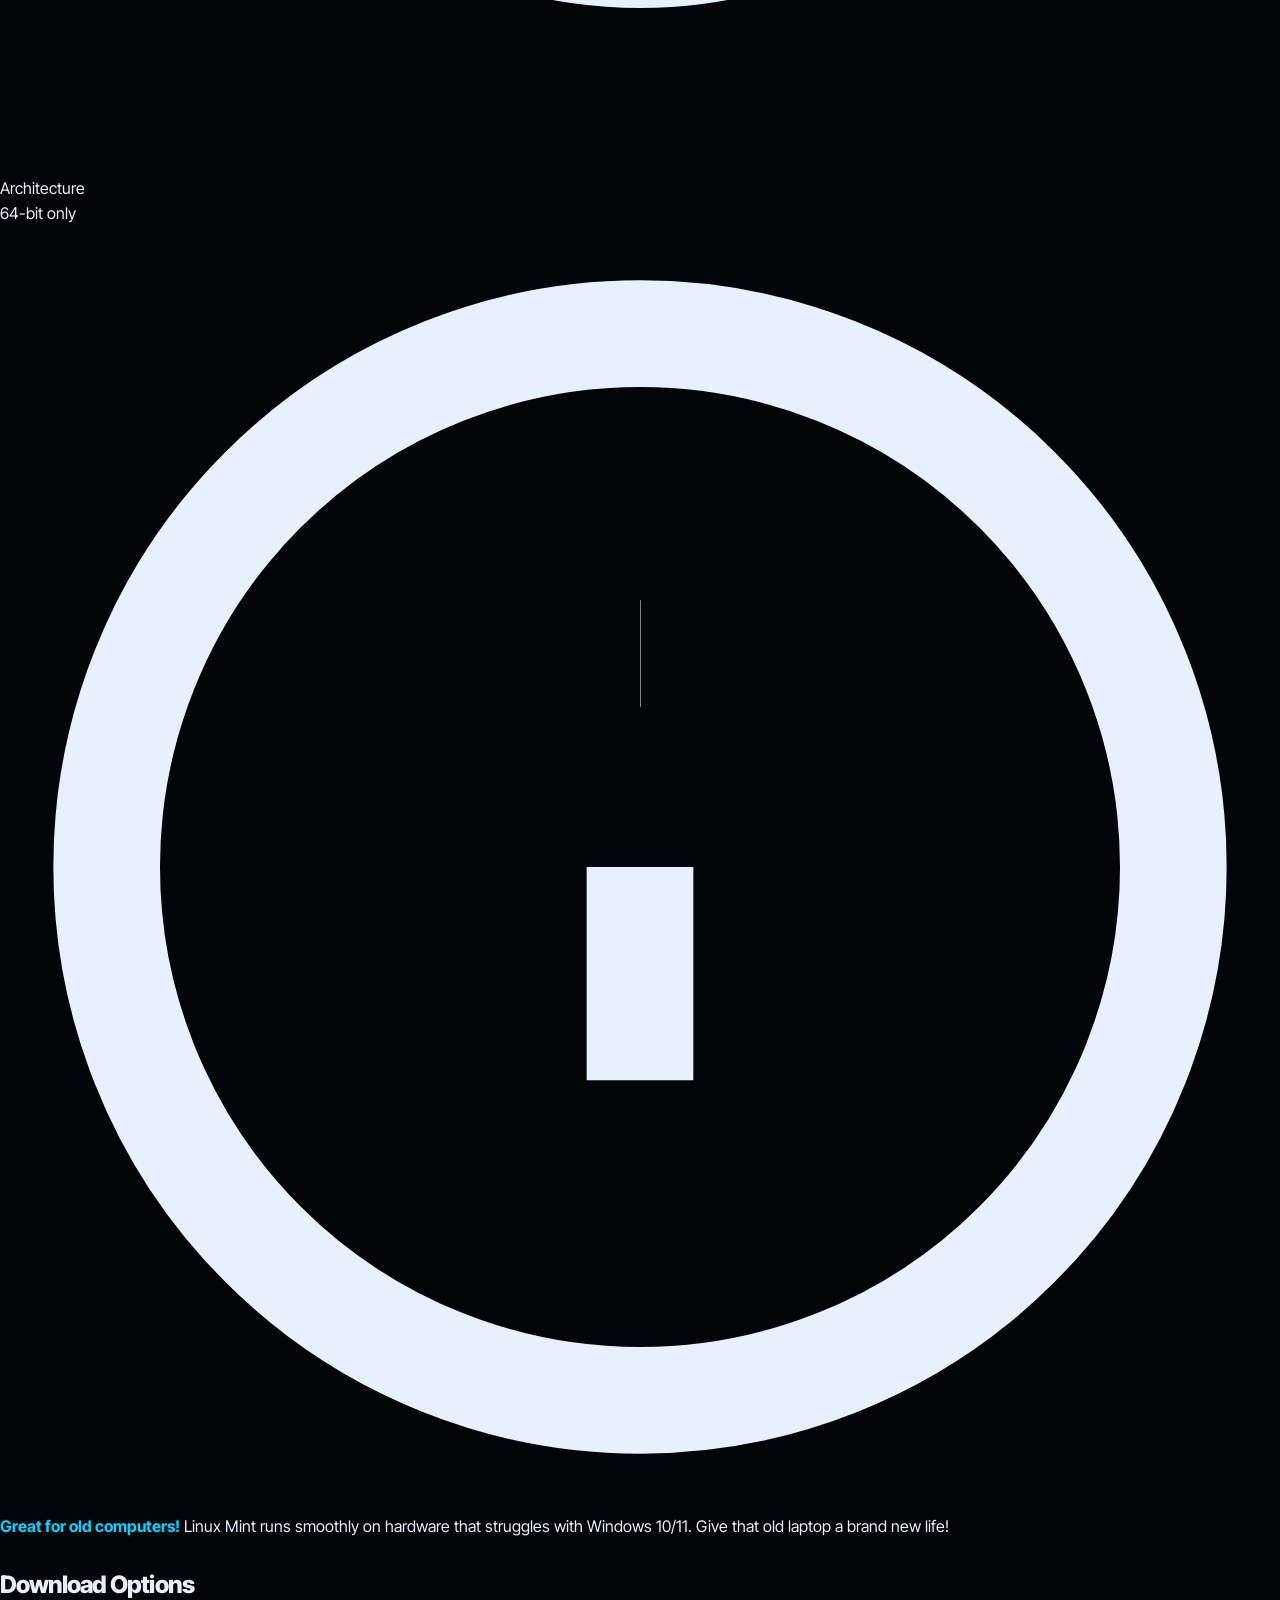
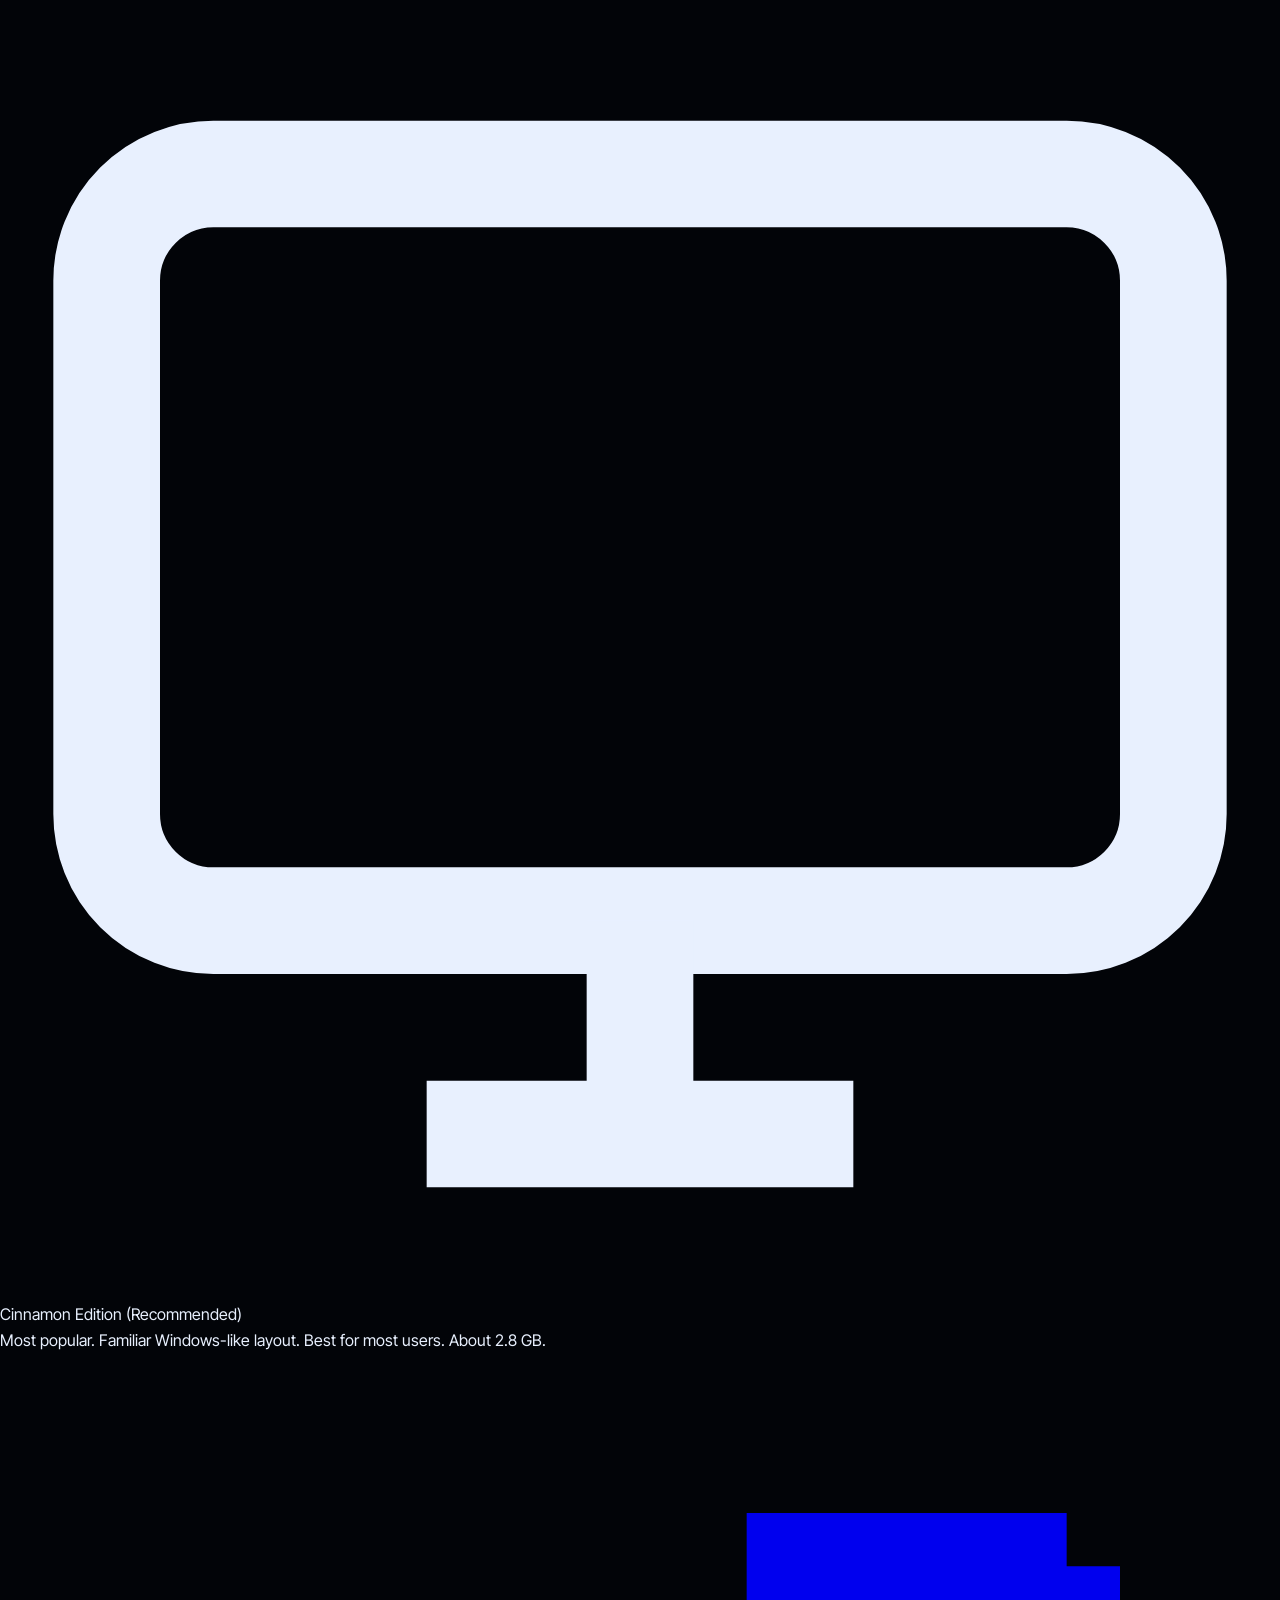
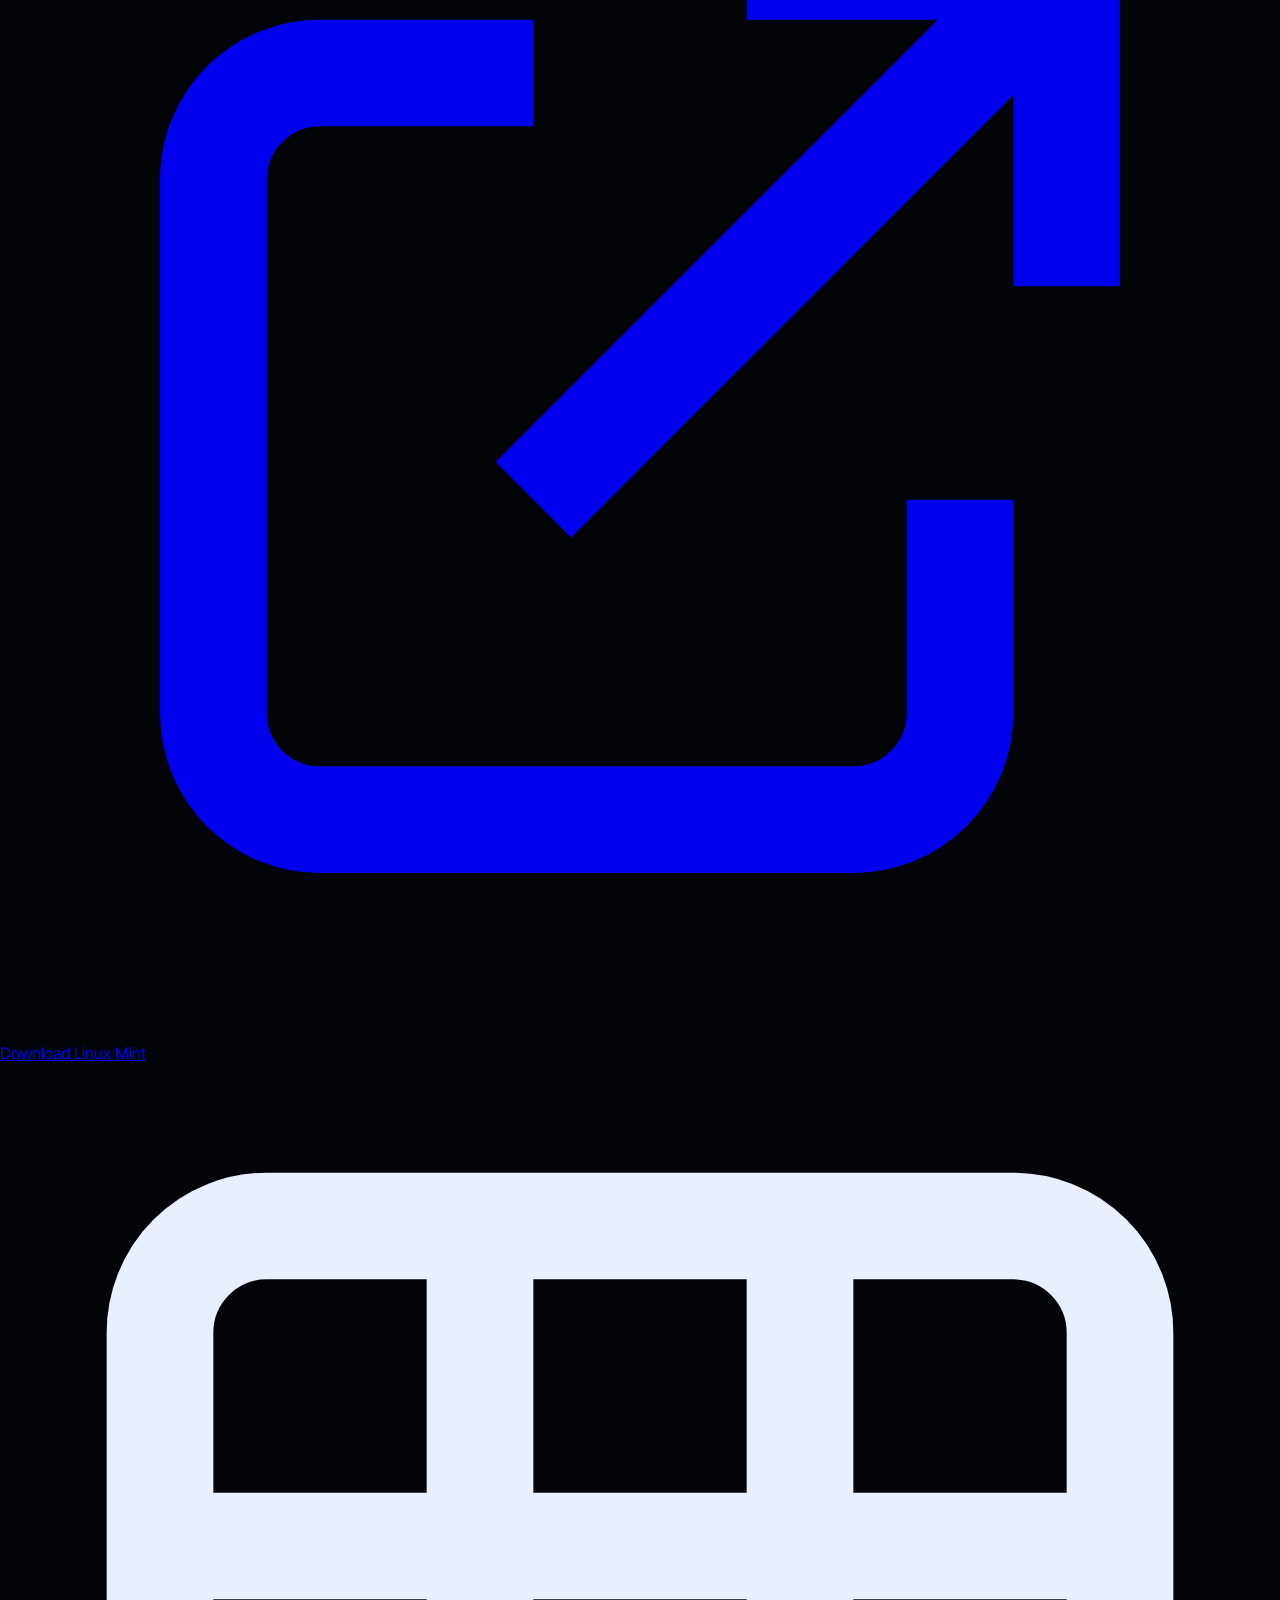
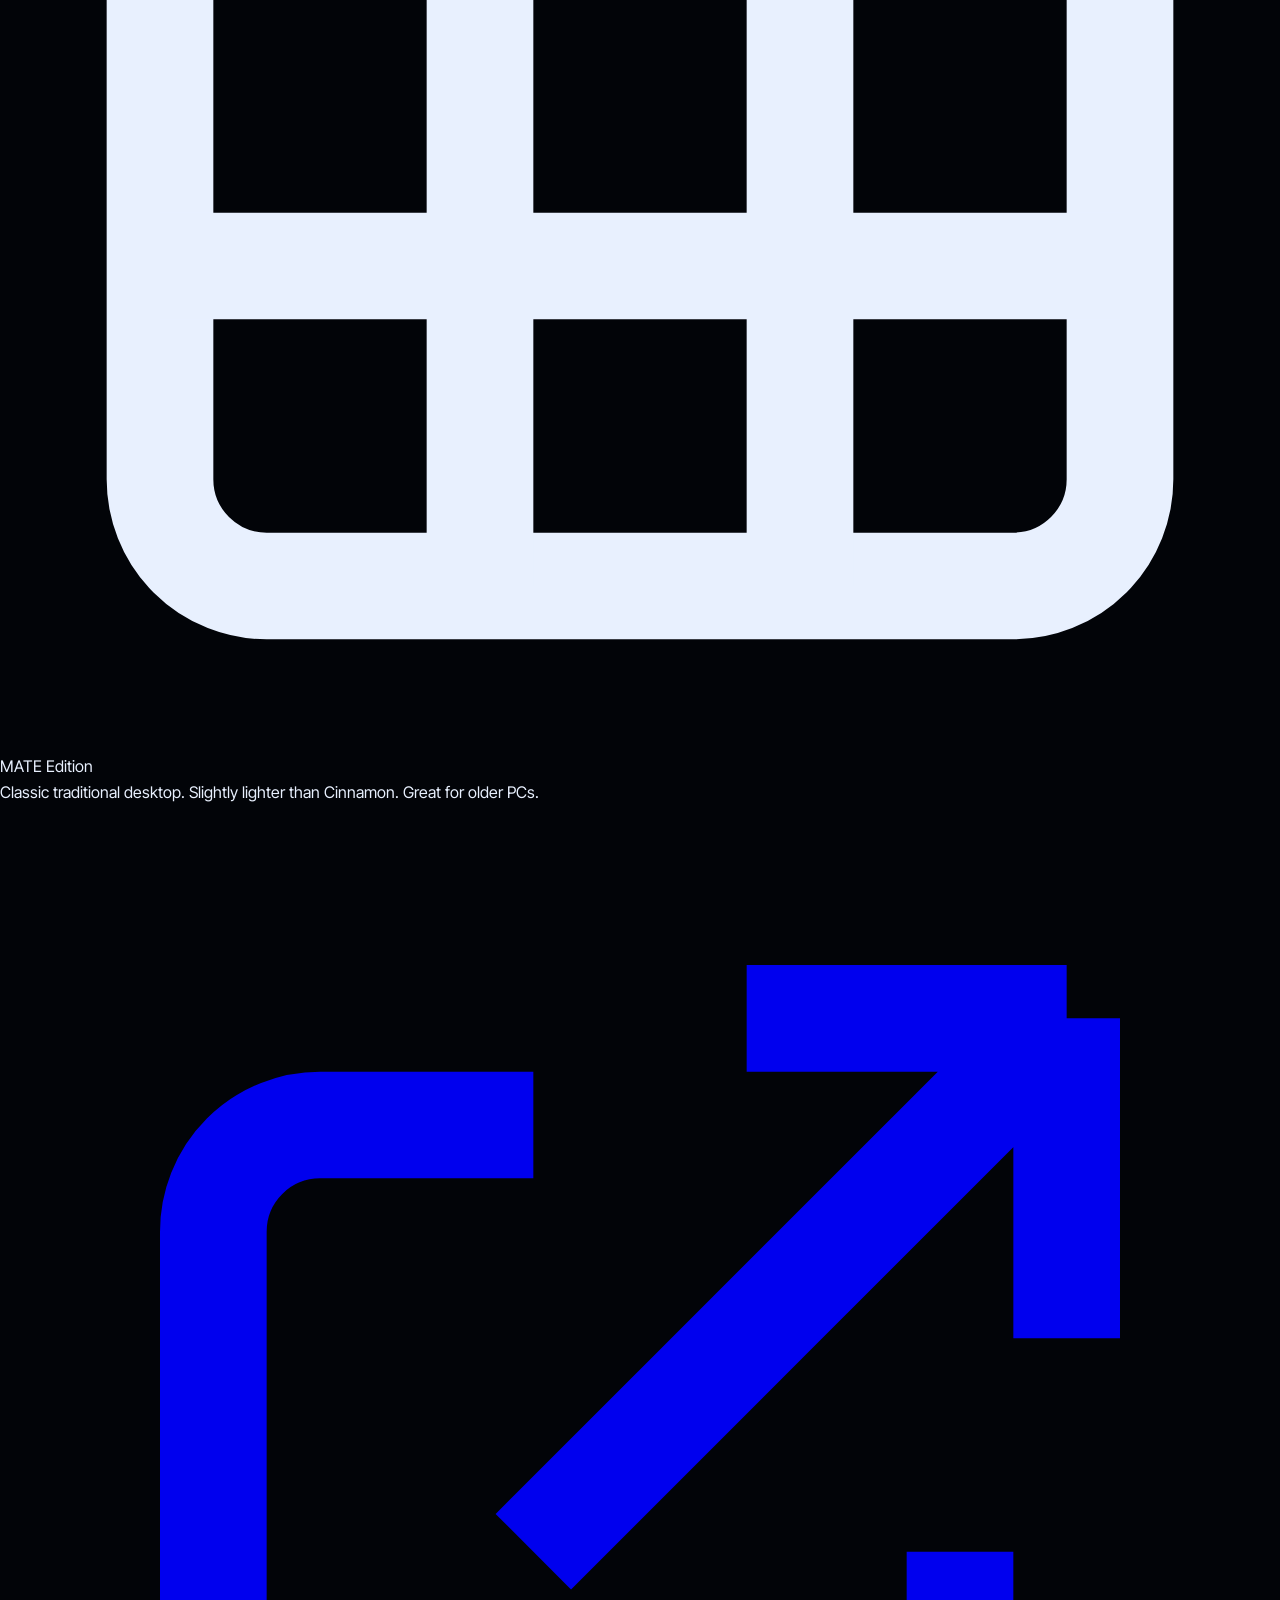
<file: mint.html>
<!DOCTYPE html>
<html lang="en">
<head><meta charset="UTF-8"/><meta name="viewport" content="width=device-width,initial-scale=1.0"/><title>Linux Mint — ISO Hub</title><link rel="icon" href="data:image/svg+xml,%3Csvg xmlns='http://www.w3.org/2000/svg' viewBox='0 0 24 24' fill='none'%3E%3Ccircle cx='12' cy='12' r='10' stroke='%2300d4ff' stroke-width='2'/%3E%3Ccircle cx='12' cy='12' r='3' fill='%2300d4ff'/%3E%3C/svg%3E"/><link rel="stylesheet" href="style.css"/></head>
<body>
<div class="orb o1"></div><div class="orb o2"></div>
<nav><a class="nav-logo" href="index.html"><svg viewBox="0 0 24 24" fill="none" width="28" height="28"><defs><linearGradient id="nl" x1="0" y1="0" x2="24" y2="24"><stop stop-color="#00d4ff"/><stop offset="1" stop-color="#a855f7"/></linearGradient></defs><circle cx="12" cy="12" r="10" stroke="url(#nl)" stroke-width="2"/><circle cx="12" cy="12" r="3" fill="url(#nl)"/></svg>ISO Hub</a>
<ul class="nav-links"><li><a href="index.html#os">Download</a></li><li><a href="index.html#guide">How-To</a></li><li><a href="index.html#quiz">OS Quiz</a></li><li><a href="index.html#faq">FAQ</a></li></ul>
<div class="nav-right"><a class="nav-cta" href="index.html">← Back Home</a></div></nav>
<div class="page-hero">
  <div class="os-icon li" style="margin:0 auto 1rem;width:64px;height:64px;border-radius:16px"><svg width="32" height="32" viewBox="0 0 24 24" fill="#10b981"><path d="M20.1 9.2l-.7-.4c.1-.3.2-.6.2-1 0-1.7-1.4-3-3-3-1 0-1.9.5-2.4 1.3-.5-.2-1.1-.3-1.7-.3-2.5 0-4.5 2-4.5 4.5 0 .4.1.7.2 1.1C7.2 11.9 6.5 13 6.5 14.3c0 2.1 1.7 3.7 3.7 3.7.7 0 1.4-.2 1.9-.6.5.4 1.2.6 1.9.6 2.1 0 3.7-1.7 3.7-3.7 0-.6-.2-1.1-.4-1.6l1.1-.6c.9-.5 1.2-1.6.7-2.5z"/></svg></div>
  <span class="s-tag">Linux Mint Team — Official</span>
  <h1>Linux Mint 22</h1>
  <p>The most Windows-like Linux. Perfect for old PCs and switching from Windows.</p>
</div>
<div class="page-content">
  <a class="back-link" href="index.html"><svg fill="none" viewBox="0 0 24 24" stroke="currentColor" stroke-width="2"><path d="M19 12H5M12 5l-7 7 7 7"/></svg>Back to all downloads</a>
  <h2 class="s-title" style="font-size:1.5rem;margin-bottom:1rem">System Requirements</h2>
  <div class="req-grid">
    <div class="req-card"><svg fill="none" viewBox="0 0 24 24" stroke="currentColor" stroke-width="2"><rect x="2" y="3" width="20" height="14" rx="2"/><path d="M8 21h8M12 17v4"/></svg><div class="req-label">RAM</div><div class="req-value">2 GB minimum</div></div>
    <div class="req-card"><svg fill="none" viewBox="0 0 24 24" stroke="currentColor" stroke-width="2"><circle cx="12" cy="12" r="8"/><path d="M12 8v4l3 3"/></svg><div class="req-label">Storage</div><div class="req-value">20 GB minimum</div></div>
    <div class="req-card"><svg fill="none" viewBox="0 0 24 24" stroke="currentColor" stroke-width="2"><path d="M13 10V3L4 14h7v7l9-11h-7z"/></svg><div class="req-label">CPU</div><div class="req-value">1 GHz or faster</div></div>
    <div class="req-card"><svg fill="none" viewBox="0 0 24 24" stroke="currentColor" stroke-width="2"><rect x="2" y="3" width="20" height="14" rx="2"/></svg><div class="req-label">Display</div><div class="req-value">1024×768 min</div></div>
    <div class="req-card"><svg fill="none" viewBox="0 0 24 24" stroke="currentColor" stroke-width="2"><path d="M12 2L4 7v5c0 4.4 3.4 8.5 8 9.5 4.6-1 8-5.1 8-9.5V7l-8-5z"/></svg><div class="req-label">TPM</div><div class="req-value">Not required</div></div>
    <div class="req-card"><svg fill="none" viewBox="0 0 24 24" stroke="currentColor" stroke-width="2"><circle cx="12" cy="12" r="8"/><path d="M8 12h8M12 8v8"/></svg><div class="req-label">Architecture</div><div class="req-value">64-bit only</div></div>
  </div>
  <div class="info-box"><svg fill="none" viewBox="0 0 24 24" stroke="currentColor" stroke-width="2"><circle cx="12" cy="12" r="10"/><path d="M12 16v-4M12 8h.01"/></svg><div><strong style="color:var(--cyan)">Great for old computers!</strong> Linux Mint runs smoothly on hardware that struggles with Windows 10/11. Give that old laptop a brand new life!</div></div>
  <h2 class="s-title" style="font-size:1.5rem;margin:2rem 0 1rem">Download Options</h2>
  <div class="dl-opts">
    <div class="dl-opt"><div><div class="dl-opt-name"><svg fill="none" viewBox="0 0 24 24" stroke="currentColor" stroke-width="2"><rect x="2" y="3" width="20" height="14" rx="2"/><path d="M8 21h8M12 17v4"/></svg>Cinnamon Edition (Recommended)</div><div class="dl-opt-desc">Most popular. Familiar Windows-like layout. Best for most users. About 2.8 GB.</div></div><a class="dl-link ll" href="https://www.linuxmint.com/download.php" target="_blank" rel="noopener"><svg fill="none" viewBox="0 0 24 24" stroke="currentColor" stroke-width="2"><path d="M10 6H6a2 2 0 00-2 2v10a2 2 0 002 2h10a2 2 0 002-2v-4M14 4h6m0 0v6m0-6L10 14"/></svg>Download Linux Mint</a></div>
    <div class="dl-opt"><div><div class="dl-opt-name"><svg fill="none" viewBox="0 0 24 24" stroke="currentColor" stroke-width="2"><rect x="3" y="3" width="18" height="18" rx="2"/><path d="M9 3v18M15 3v18M3 9h18M3 15h18"/></svg>MATE Edition</div><div class="dl-opt-desc">Classic traditional desktop. Slightly lighter than Cinnamon. Great for older PCs.</div></div><a class="dl-link ll" href="https://www.linuxmint.com/download.php" target="_blank" rel="noopener"><svg fill="none" viewBox="0 0 24 24" stroke="currentColor" stroke-width="2"><path d="M10 6H6a2 2 0 00-2 2v10a2 2 0 002 2h10a2 2 0 002-2v-4M14 4h6m0 0v6m0-6L10 14"/></svg>Download Linux Mint</a></div>
    <div class="dl-opt"><div><div class="dl-opt-name"><svg fill="none" viewBox="0 0 24 24" stroke="currentColor" stroke-width="2"><path d="M13 10V3L4 14h7v7l9-11h-7z"/></svg>Xfce Edition (Most Lightweight)</div><div class="dl-opt-desc">Ultra-light desktop. Perfect for very old hardware with only 1–2 GB of RAM.</div></div><a class="dl-link ll" href="https://www.linuxmint.com/download.php" target="_blank" rel="noopener"><svg fill="none" viewBox="0 0 24 24" stroke="currentColor" stroke-width="2"><path d="M10 6H6a2 2 0 00-2 2v10a2 2 0 002 2h10a2 2 0 002-2v-4M14 4h6m0 0v6m0-6L10 14"/></svg>Download Linux Mint</a></div>
  </div>
  <h2 class="s-title" style="font-size:1.5rem;margin:2.5rem 0 1rem">How to Install Linux Mint</h2>
  <ul class="steps-list">
    <li><div class="step-num">1</div><div class="step-text"><strong>Download</strong> the Cinnamon ISO from the Linux Mint site above. About 2.8 GB.</div></li>
    <li><div class="step-num">2</div><div class="step-text">Use <strong>Rufus</strong> or <strong>balenaEtcher</strong> to flash the ISO to your USB drive (8 GB+).</div></li>
    <li><div class="step-num">3</div><div class="step-text"><strong>Back up your data</strong> then restart and press F12/F2/DEL for the boot menu.</div></li>
    <li><div class="step-num">4</div><div class="step-text">Mint boots into a <strong>live desktop</strong> — try it out before deciding to install!</div></li>
    <li><div class="step-num">5</div><div class="step-text">Double-click <strong>"Install Linux Mint"</strong>. Choose "Erase disk" for a clean install.</div></li>
    <li><div class="step-num">6</div><div class="step-text">Set username and password. Finishes in <strong>10–20 minutes</strong>. Remove USB and restart.</div></li>
  </ul>
  <div class="info-box"><svg fill="none" viewBox="0 0 24 24" stroke="currentColor" stroke-width="2"><circle cx="12" cy="12" r="10"/><path d="M12 16v-4M12 8h.01"/></svg><div><strong style="color:var(--cyan)">Tip:</strong> The live session lets you browse the internet and test software before installing anything!</div></div>
</div>
<footer><div class="footer-inner"><div class="footer-bottom" style="border-top:none;padding-top:0">© 2025 ISO Hub — Not affiliated with the Linux Mint team. <a href="index.html" style="color:var(--cyan);margin-left:1rem">← Back Home</a></div></div></footer>
<script src="script.js"></script>
</body></html>
</file>
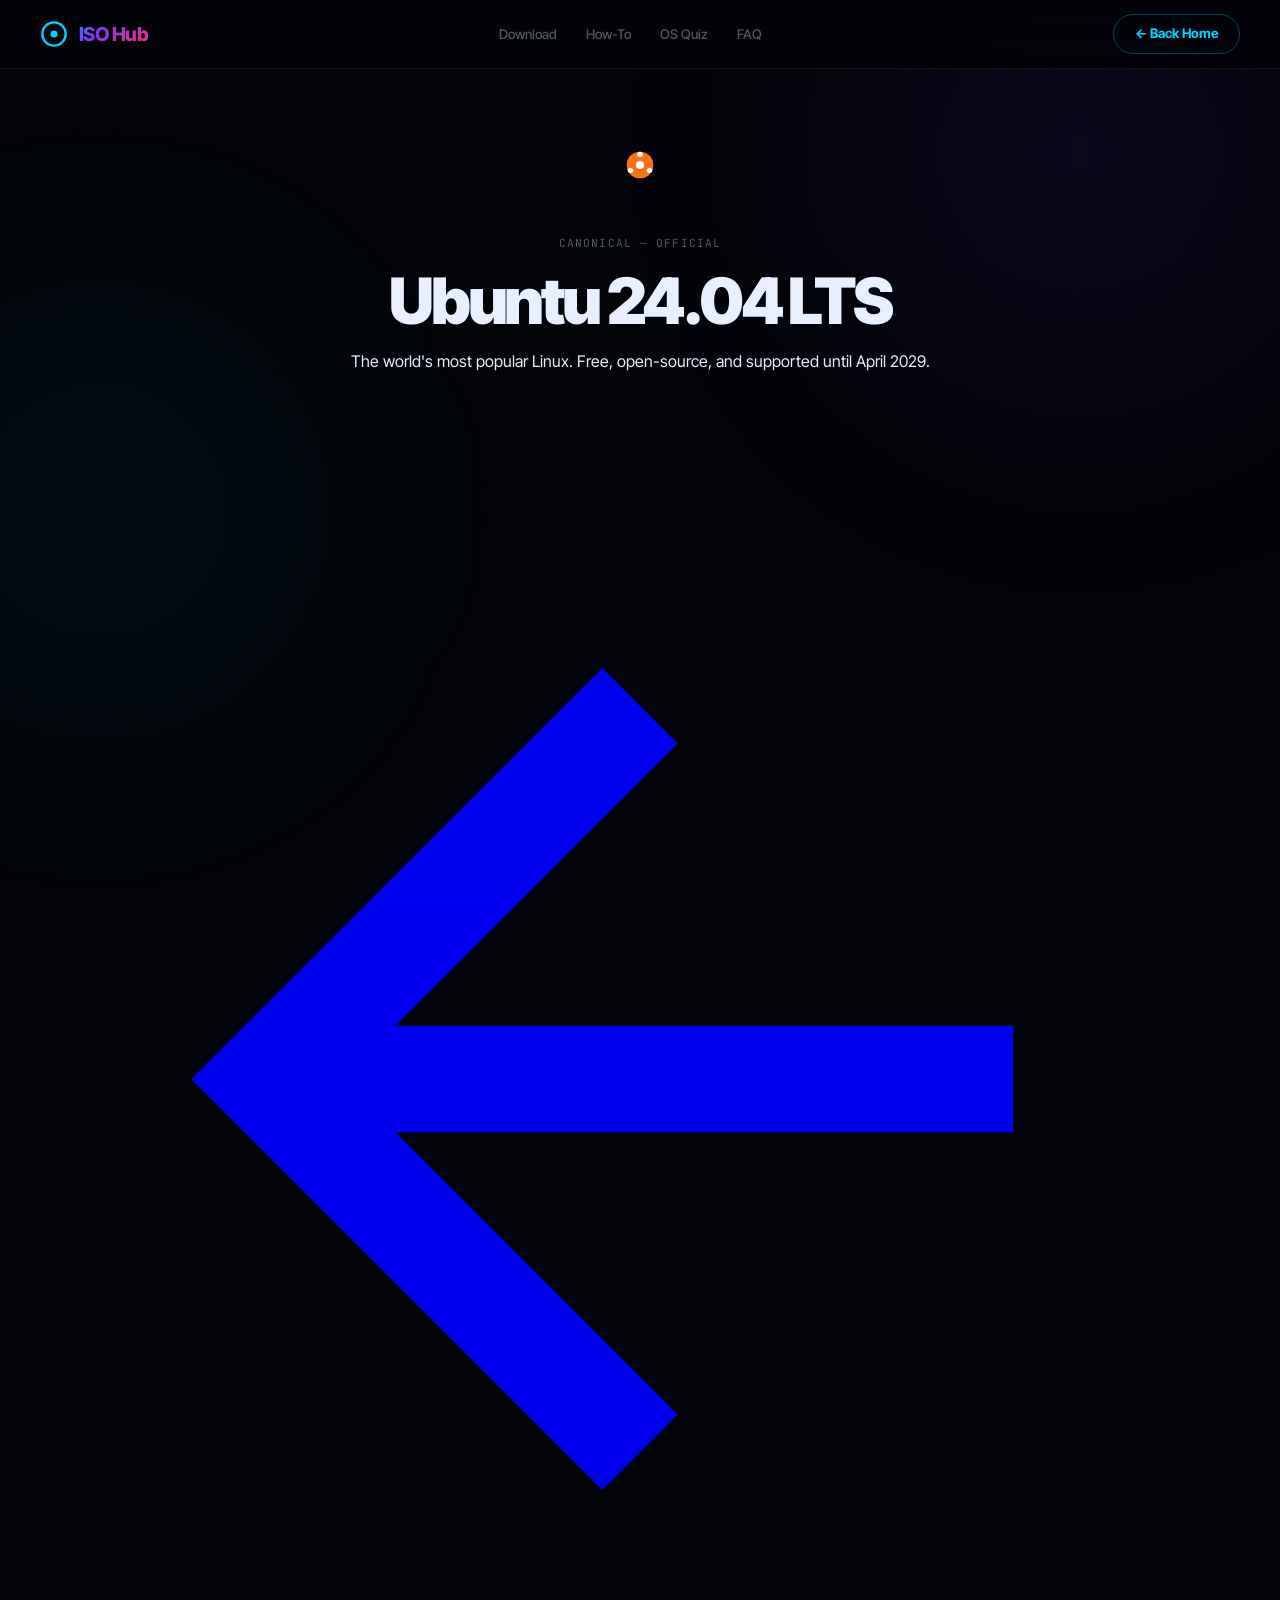
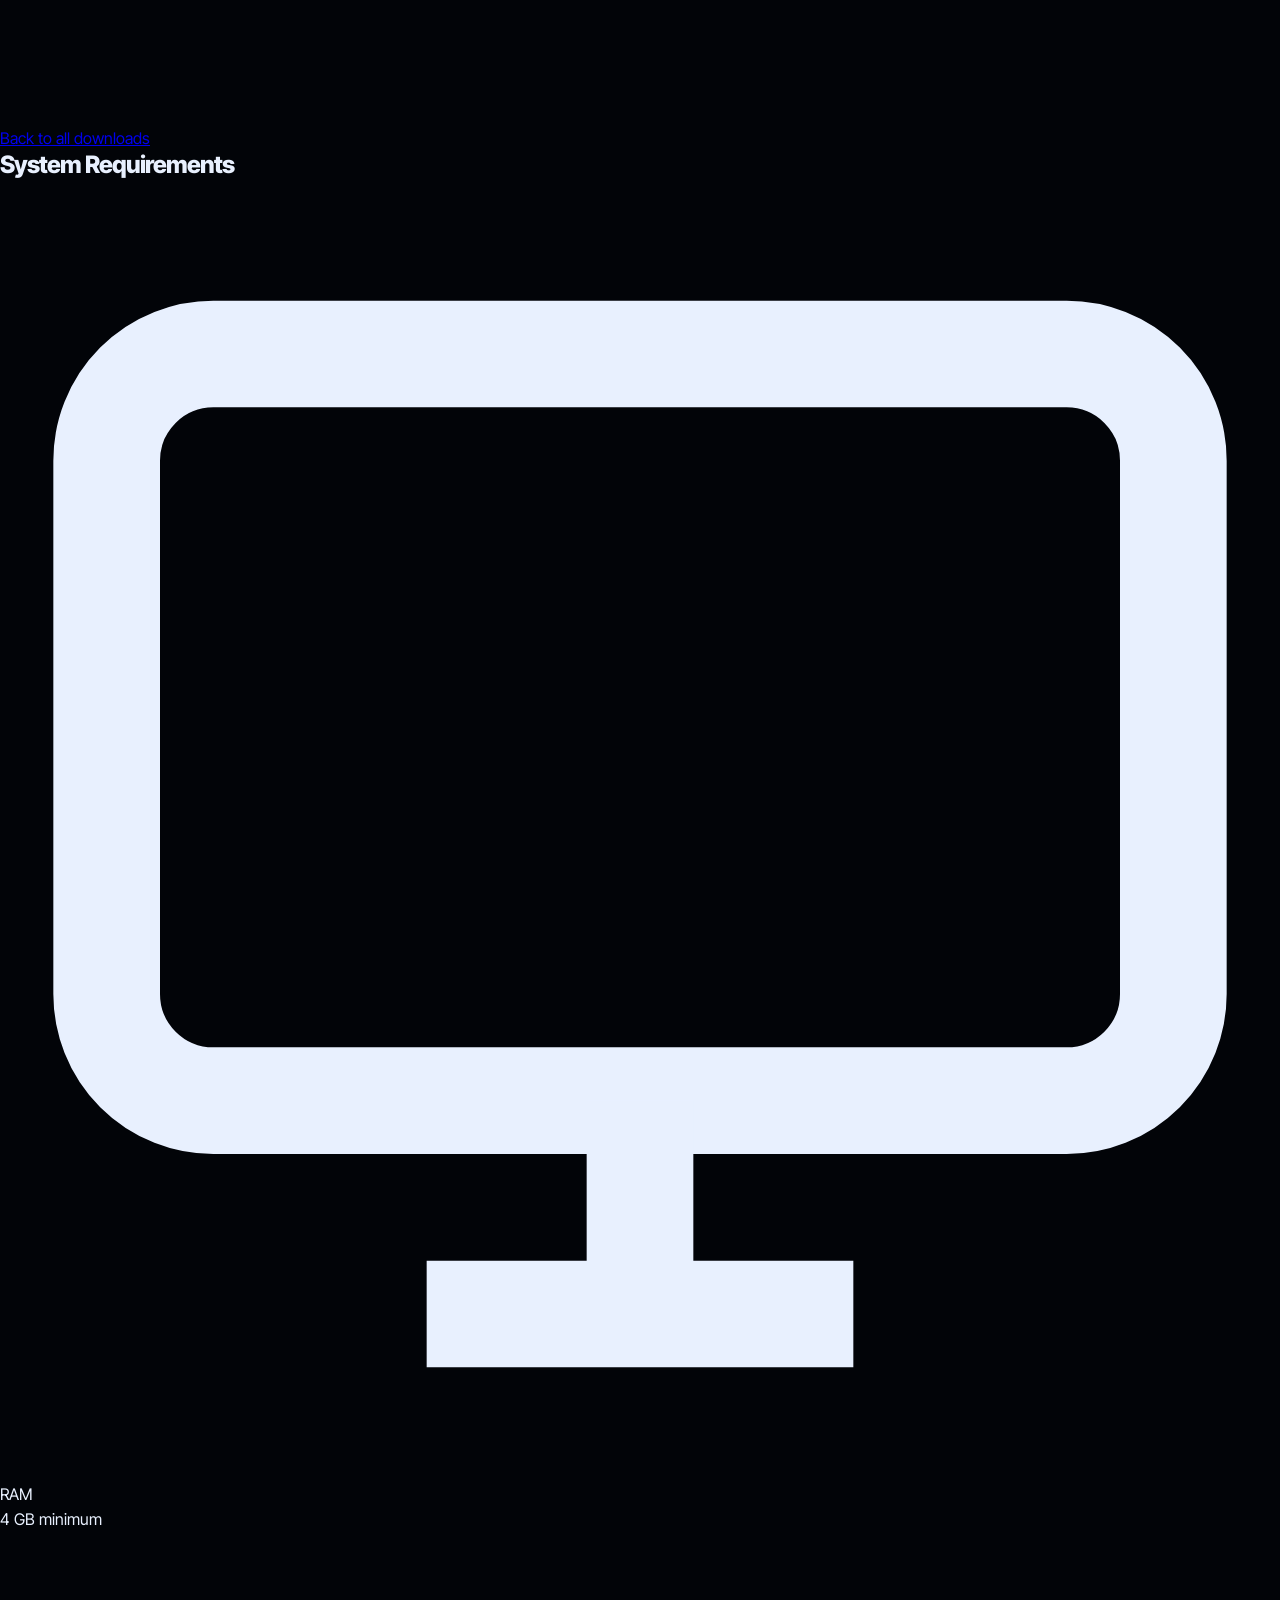
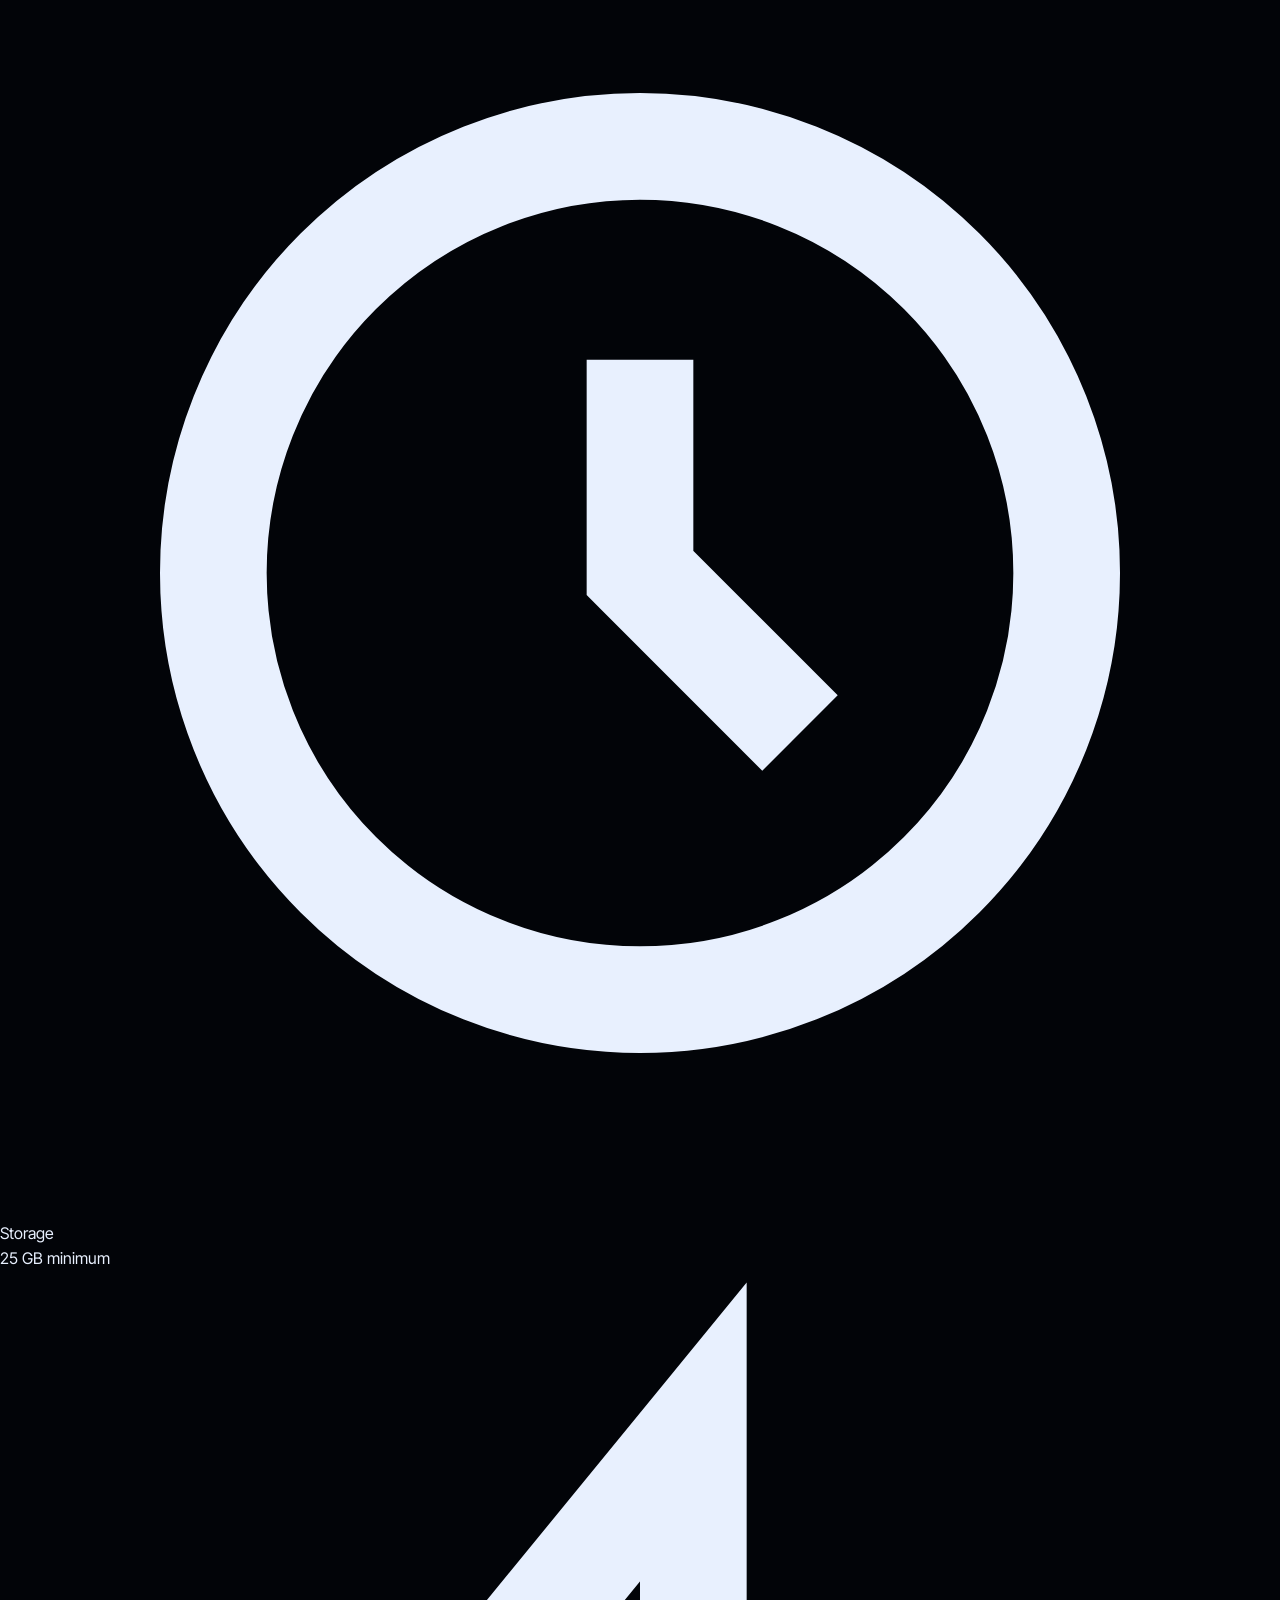
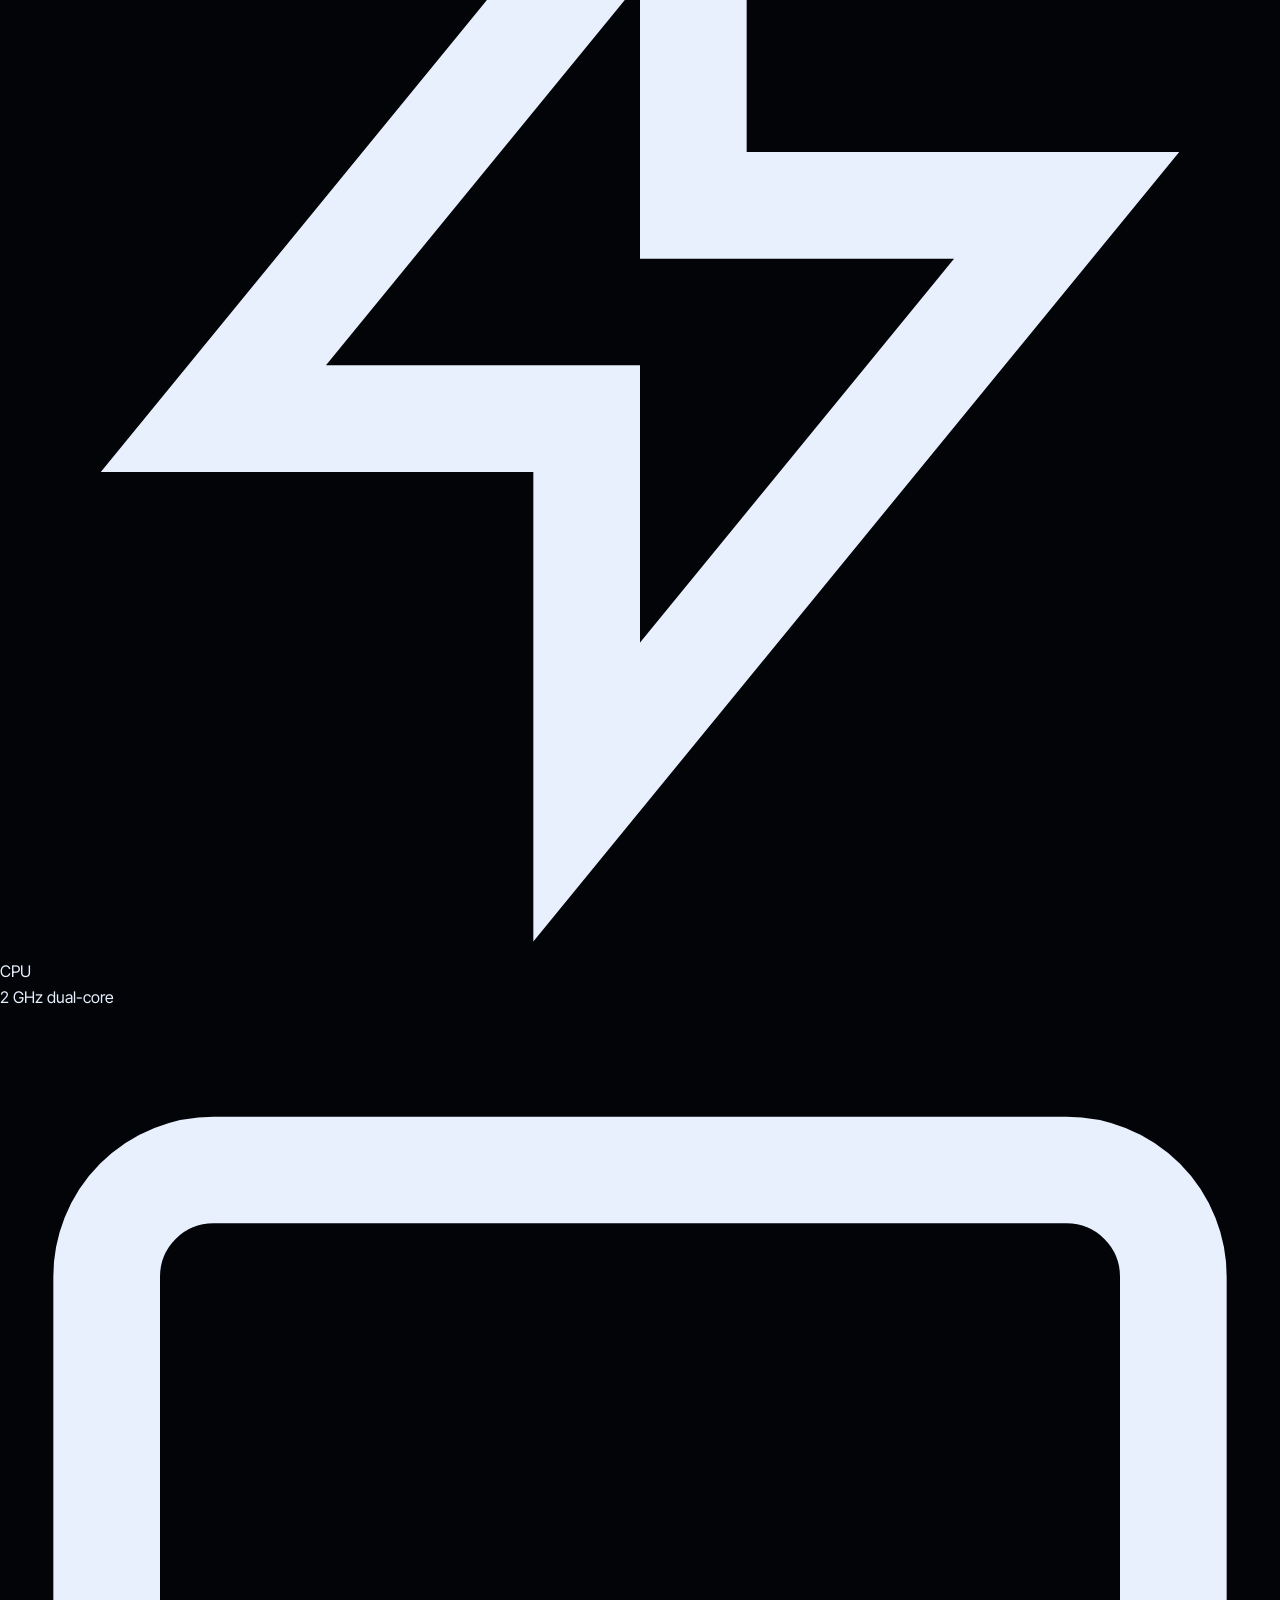
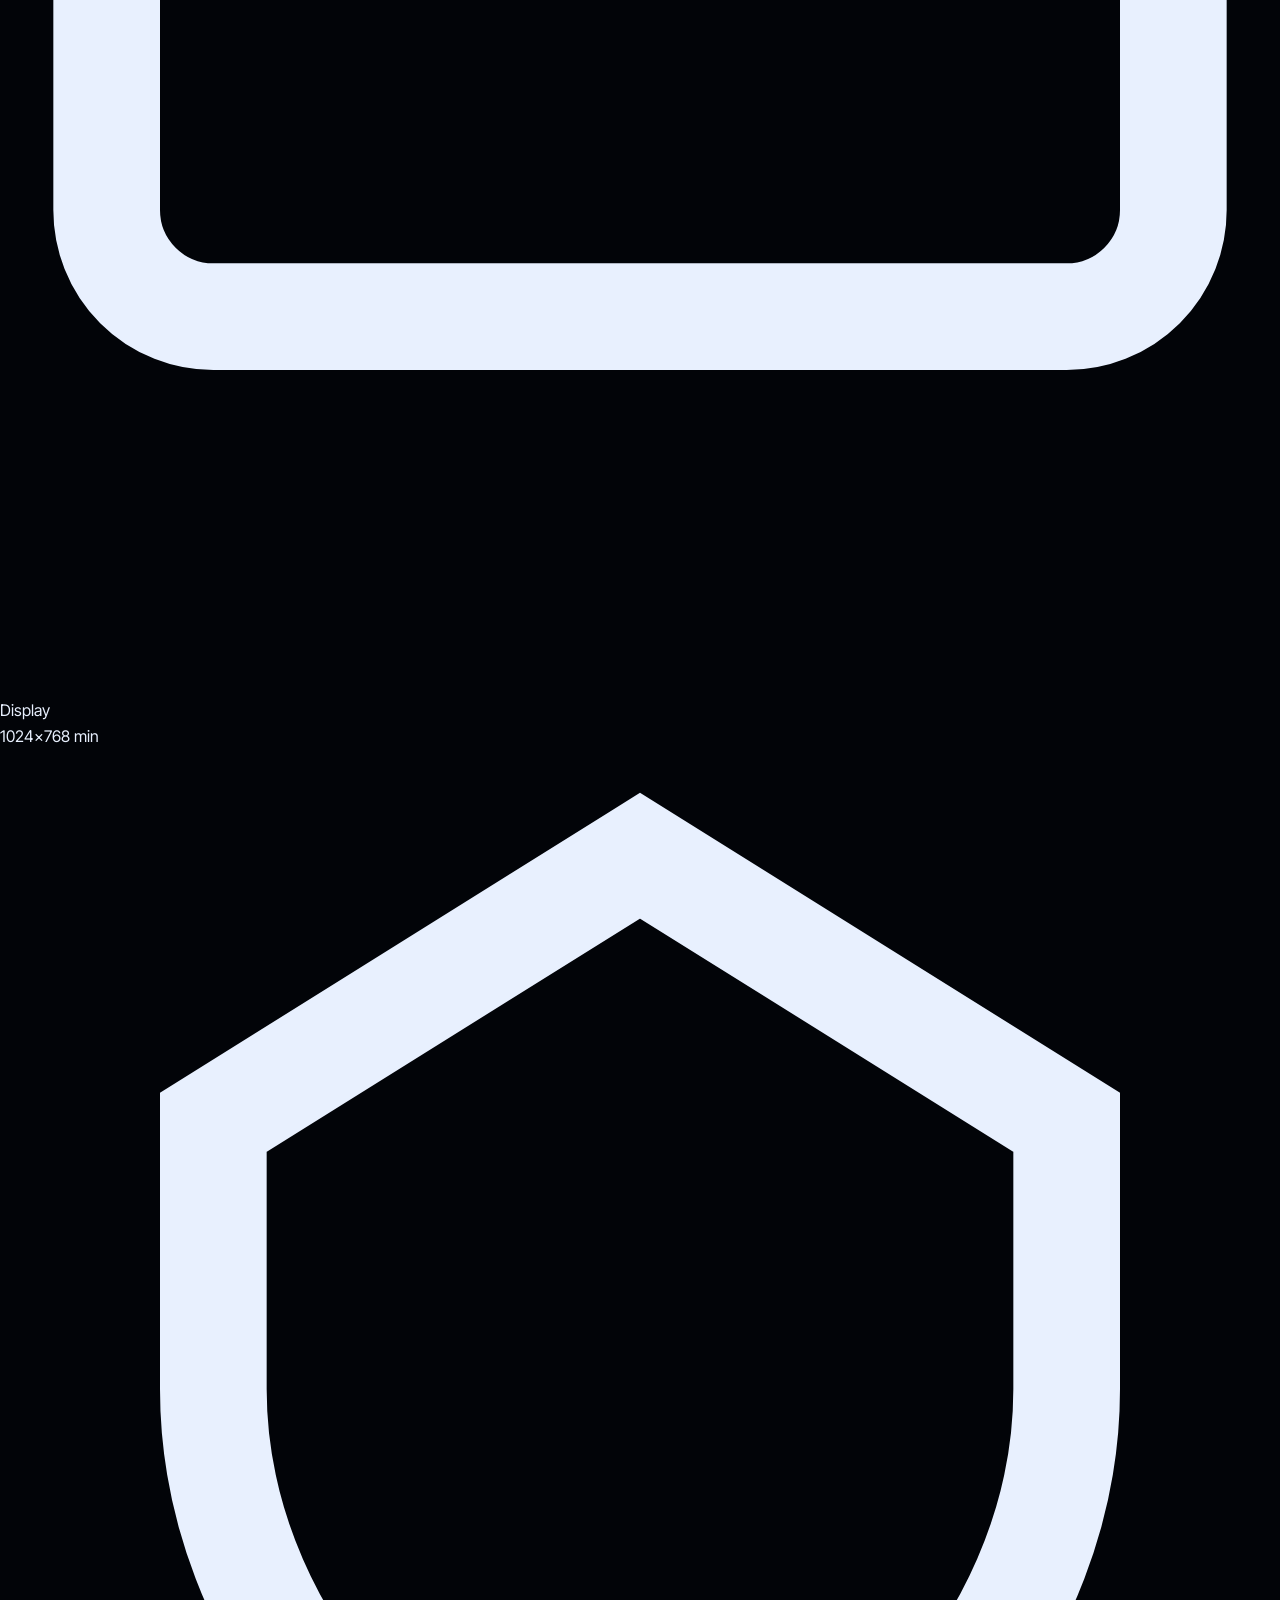
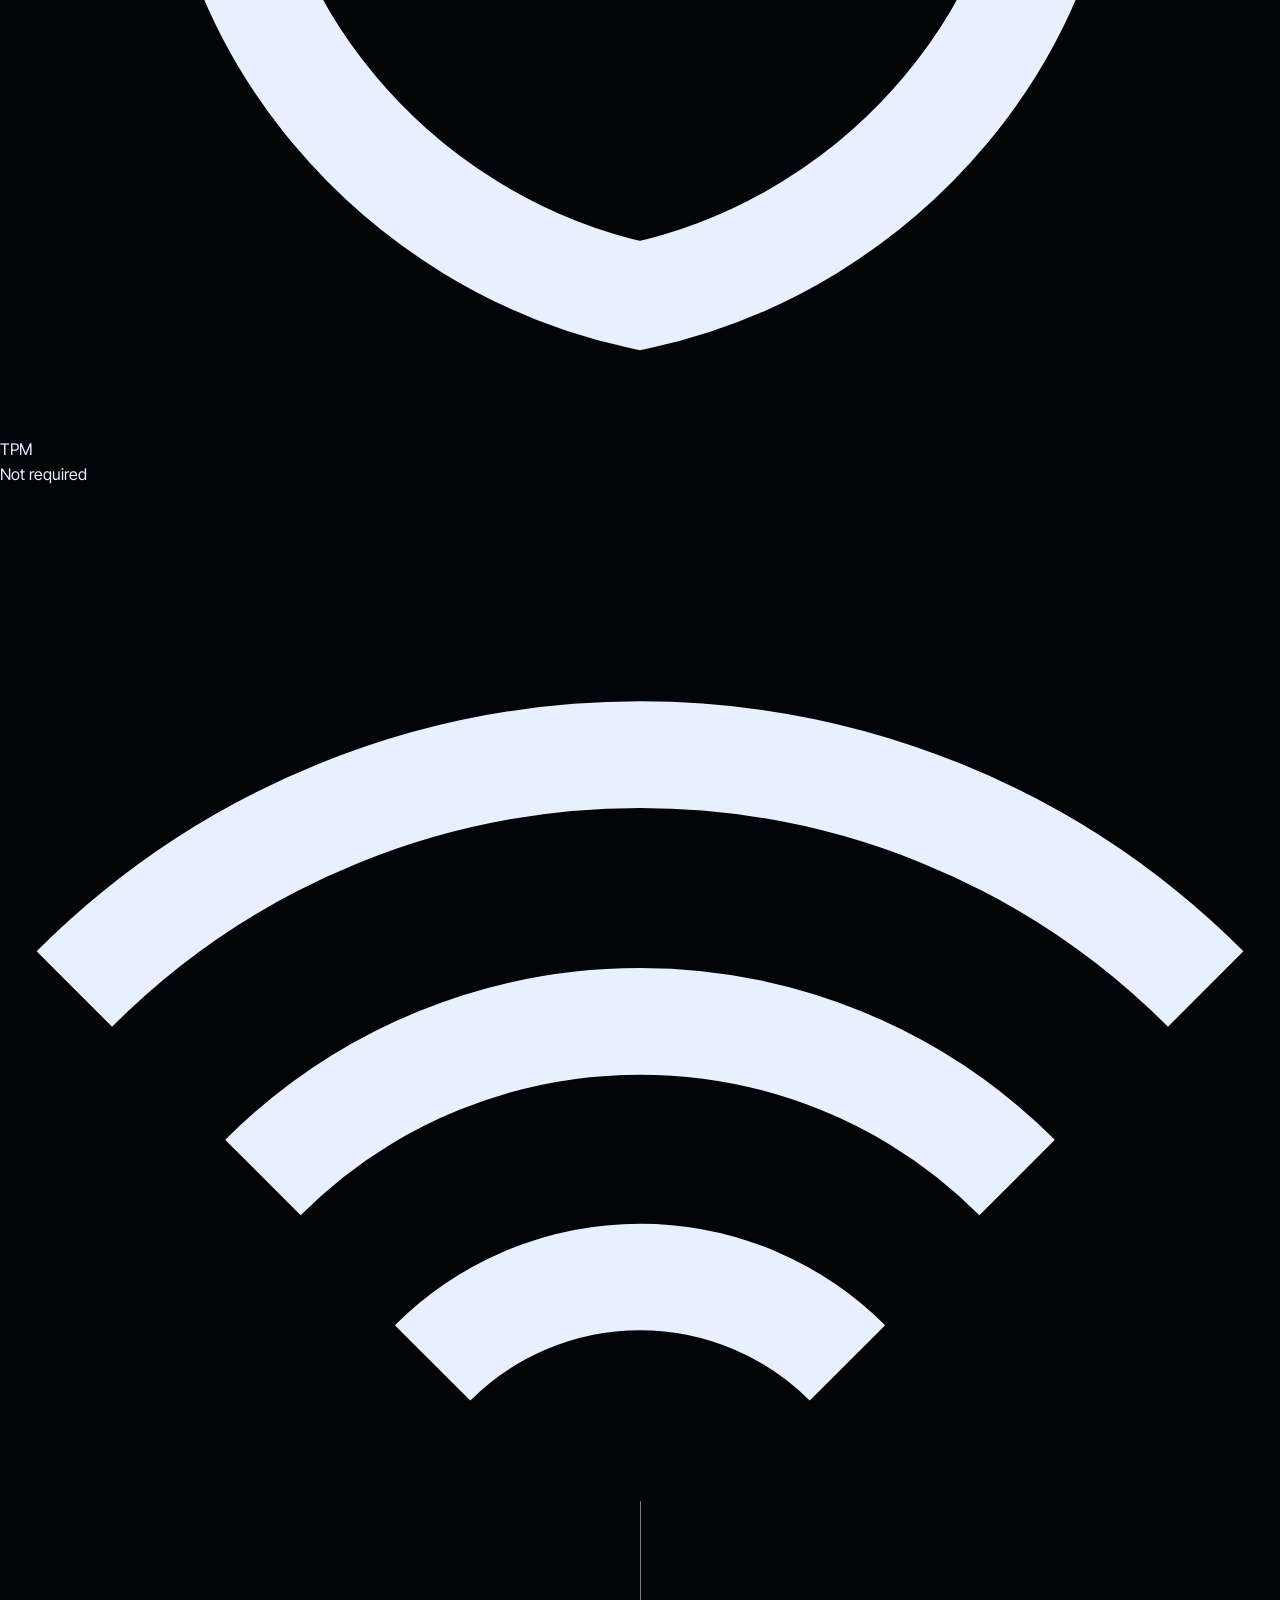
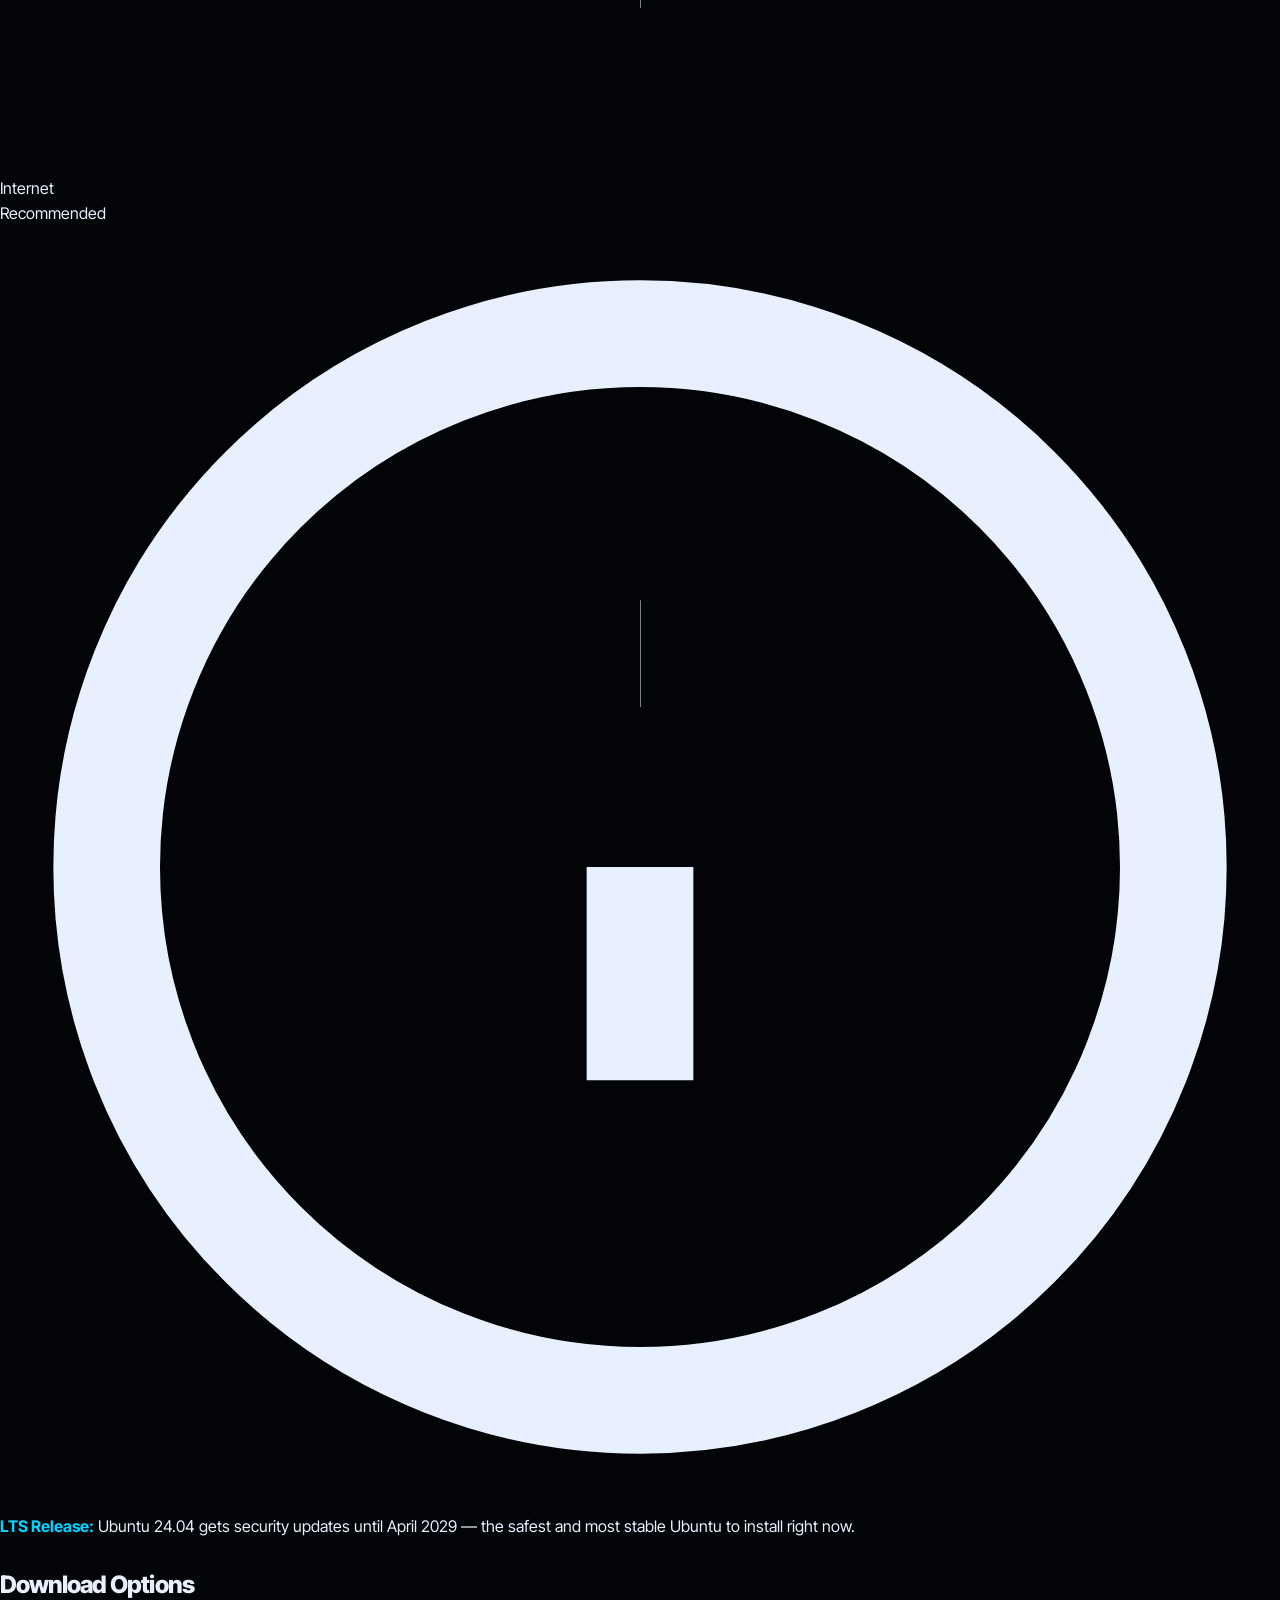
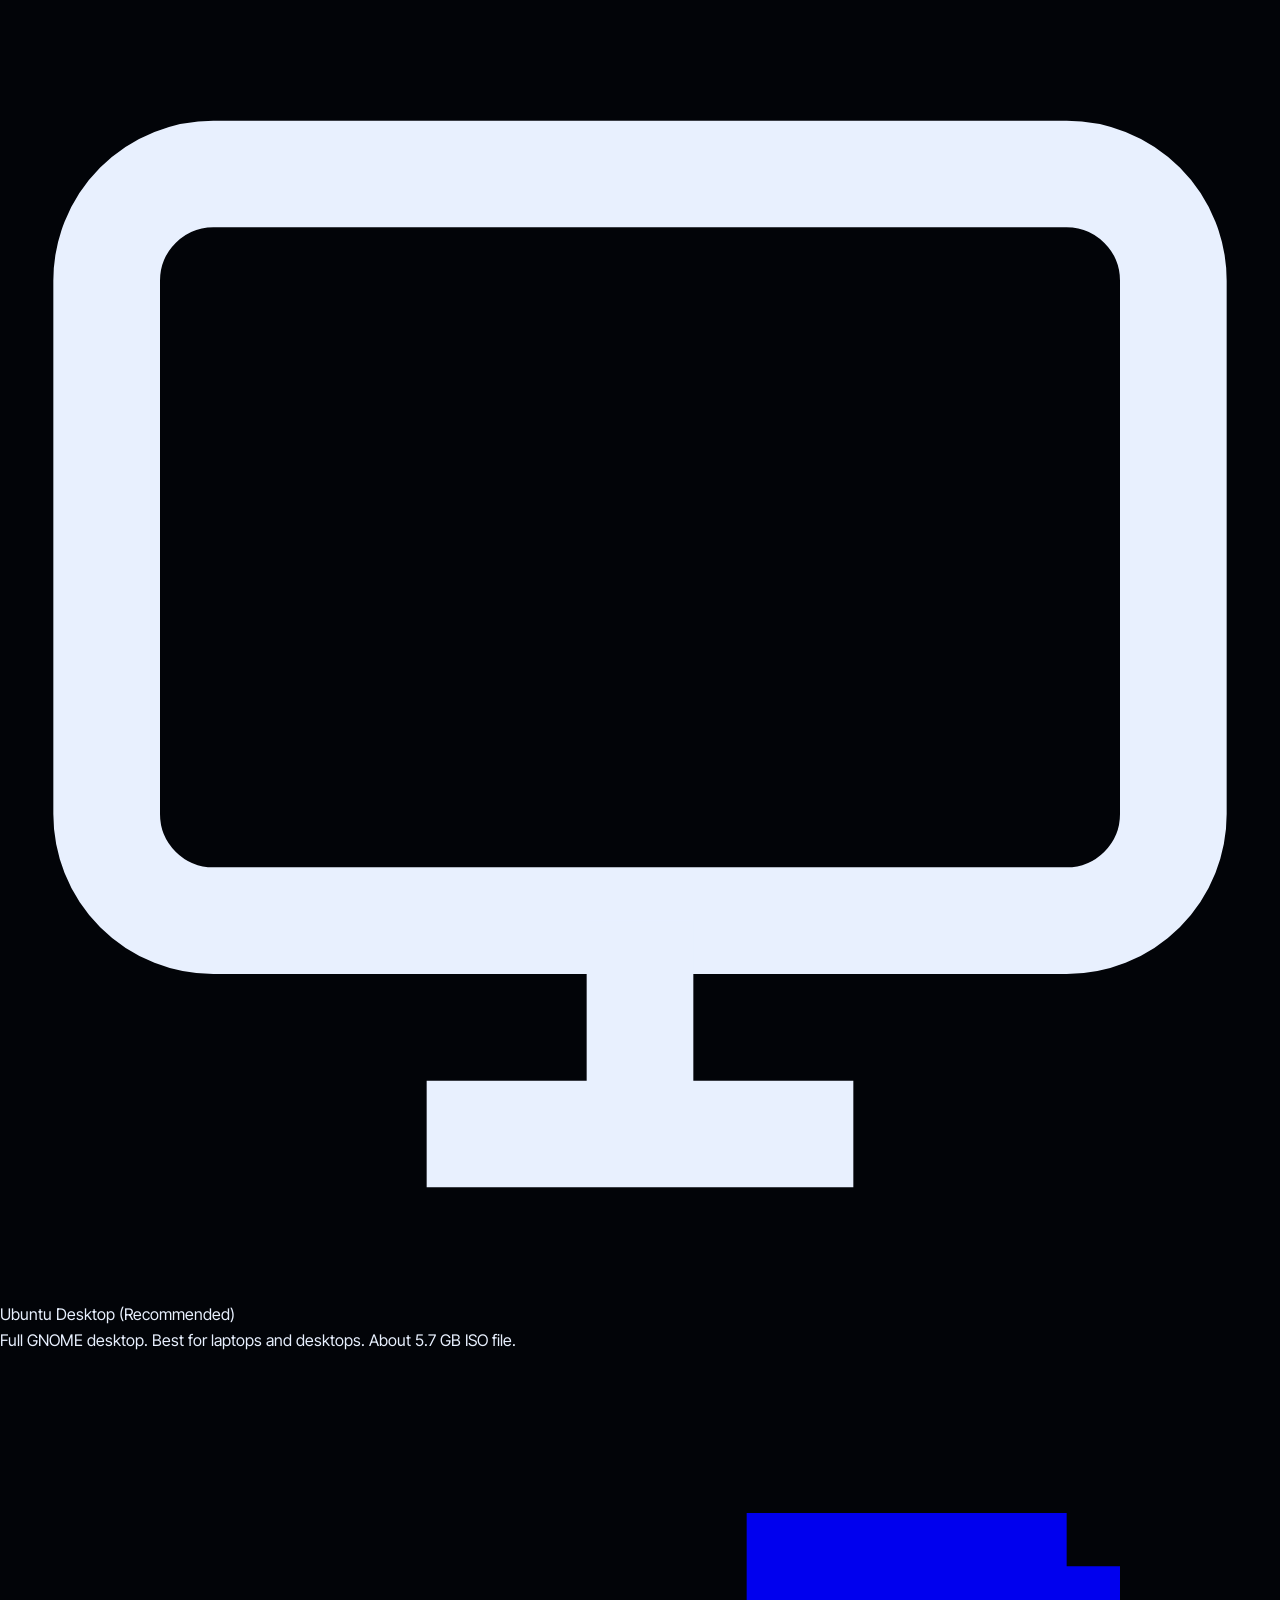
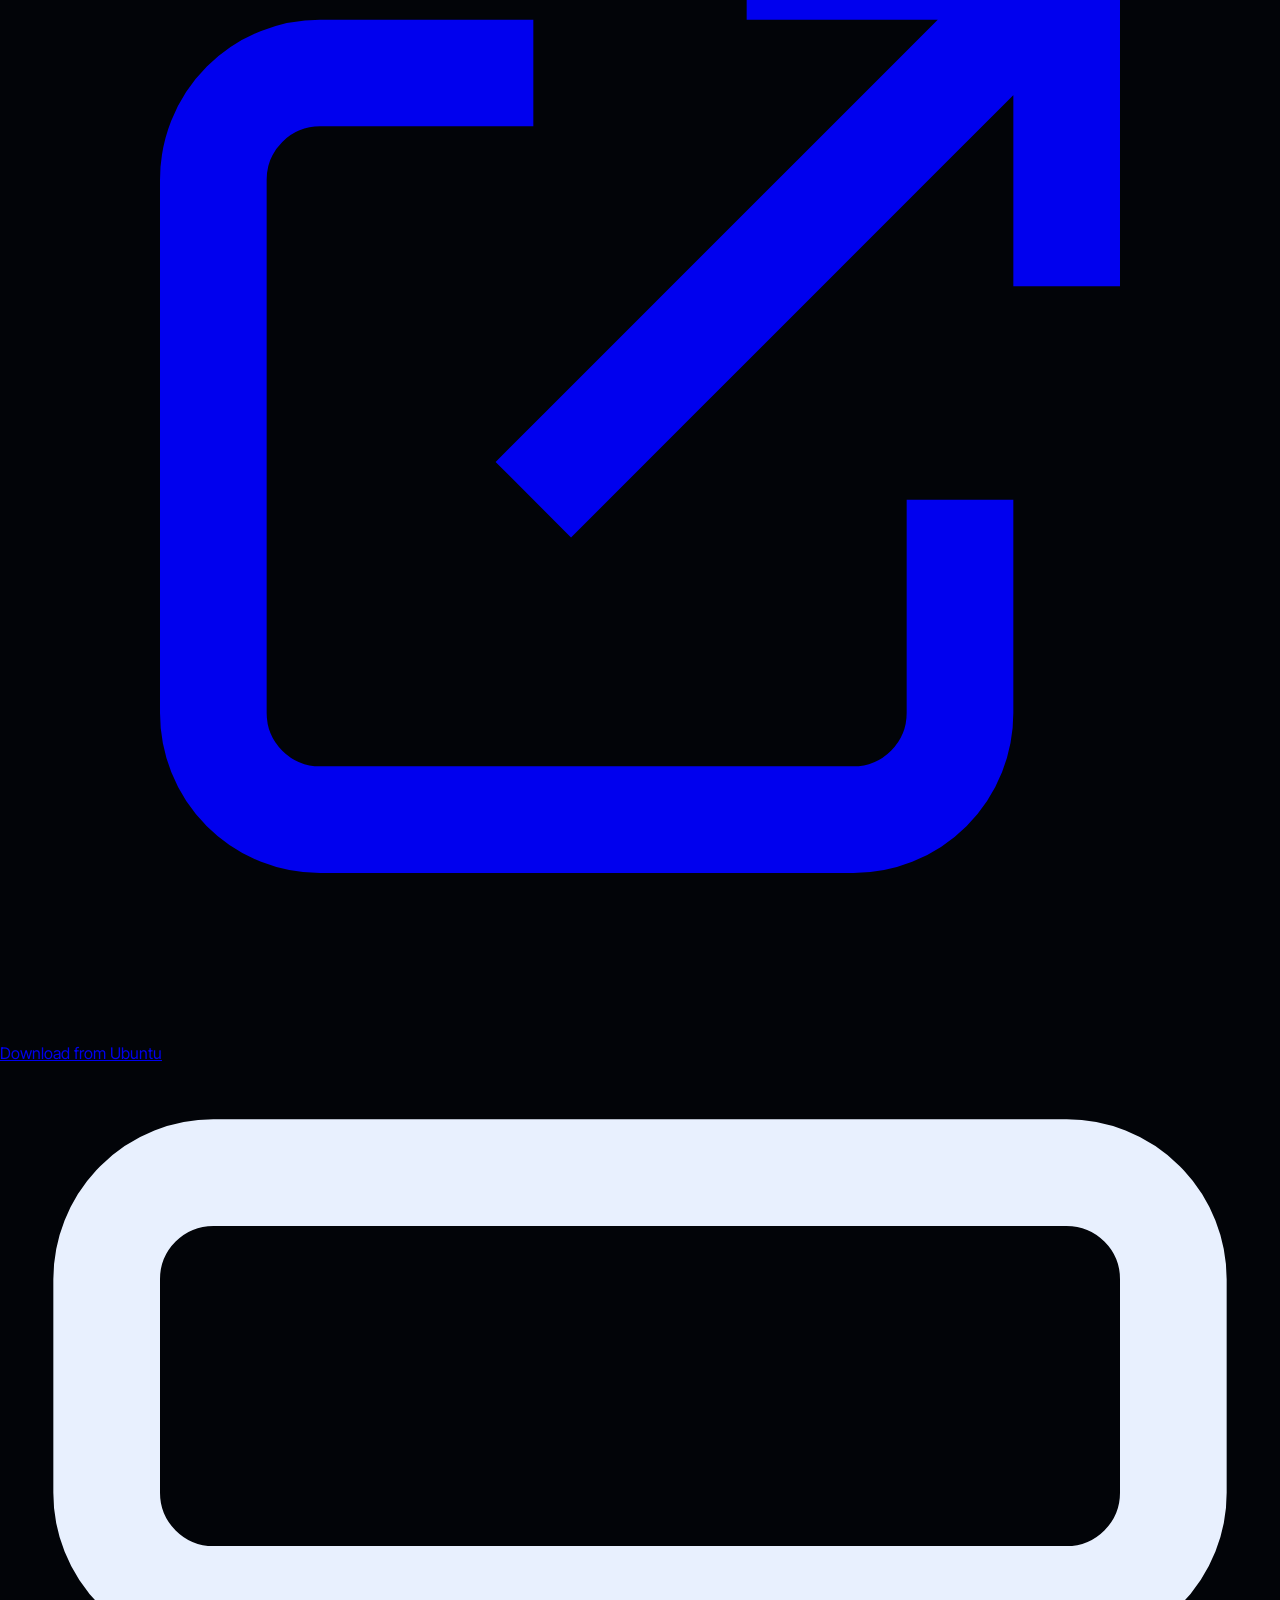
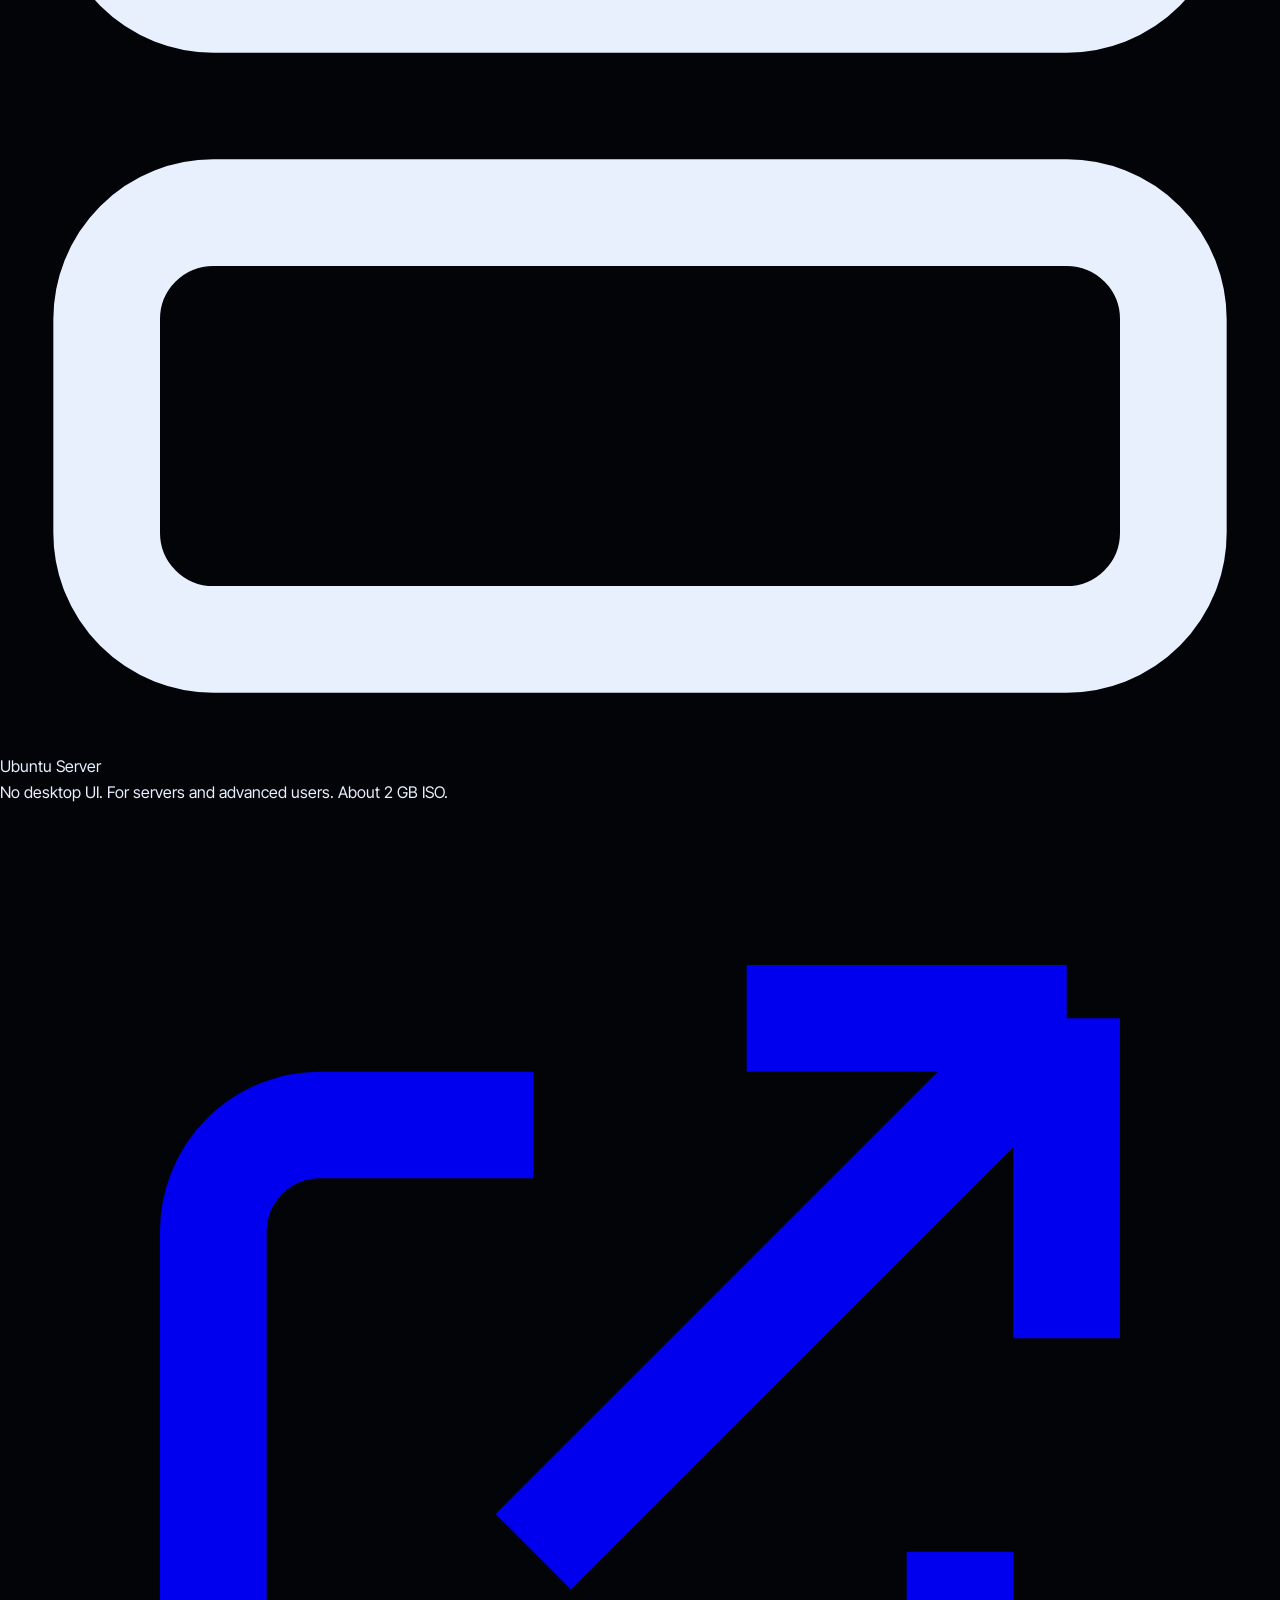
<file: ubuntu.html>
<!DOCTYPE html>
<html lang="en">
<head><meta charset="UTF-8"/><meta name="viewport" content="width=device-width,initial-scale=1.0"/><title>Ubuntu Linux — ISO Hub</title><link rel="icon" href="data:image/svg+xml,%3Csvg xmlns='http://www.w3.org/2000/svg' viewBox='0 0 24 24' fill='none'%3E%3Ccircle cx='12' cy='12' r='10' stroke='%2300d4ff' stroke-width='2'/%3E%3Ccircle cx='12' cy='12' r='3' fill='%2300d4ff'/%3E%3C/svg%3E"/><link rel="stylesheet" href="style.css"/></head>
<body>
<div class="orb o1"></div><div class="orb o2"></div>
<nav><a class="nav-logo" href="index.html"><svg viewBox="0 0 24 24" fill="none" width="28" height="28"><defs><linearGradient id="nl" x1="0" y1="0" x2="24" y2="24"><stop stop-color="#00d4ff"/><stop offset="1" stop-color="#a855f7"/></linearGradient></defs><circle cx="12" cy="12" r="10" stroke="url(#nl)" stroke-width="2"/><circle cx="12" cy="12" r="3" fill="url(#nl)"/></svg>ISO Hub</a>
<ul class="nav-links"><li><a href="index.html#os">Download</a></li><li><a href="index.html#guide">How-To</a></li><li><a href="index.html#quiz">OS Quiz</a></li><li><a href="index.html#faq">FAQ</a></li></ul>
<div class="nav-right"><a class="nav-cta" href="index.html">← Back Home</a></div></nav>
<div class="page-hero">
  <div class="os-icon ub" style="margin:0 auto 1rem;width:64px;height:64px;border-radius:16px"><svg width="32" height="32" viewBox="0 0 24 24"><circle cx="12" cy="12" r="10" fill="#f97316"/><circle cx="12" cy="12" r="3" fill="white"/><circle cx="12" cy="4" r="2" fill="white"/><circle cx="19.2" cy="16" r="2" fill="white"/><circle cx="4.8" cy="16" r="2" fill="white"/></svg></div>
  <span class="s-tag">Canonical — Official</span>
  <h1>Ubuntu 24.04 LTS</h1>
  <p>The world's most popular Linux. Free, open-source, and supported until April 2029.</p>
</div>
<div class="page-content">
  <a class="back-link" href="index.html"><svg fill="none" viewBox="0 0 24 24" stroke="currentColor" stroke-width="2"><path d="M19 12H5M12 5l-7 7 7 7"/></svg>Back to all downloads</a>
  <h2 class="s-title" style="font-size:1.5rem;margin-bottom:1rem">System Requirements</h2>
  <div class="req-grid">
    <div class="req-card"><svg fill="none" viewBox="0 0 24 24" stroke="currentColor" stroke-width="2"><rect x="2" y="3" width="20" height="14" rx="2"/><path d="M8 21h8M12 17v4"/></svg><div class="req-label">RAM</div><div class="req-value">4 GB minimum</div></div>
    <div class="req-card"><svg fill="none" viewBox="0 0 24 24" stroke="currentColor" stroke-width="2"><circle cx="12" cy="12" r="8"/><path d="M12 8v4l3 3"/></svg><div class="req-label">Storage</div><div class="req-value">25 GB minimum</div></div>
    <div class="req-card"><svg fill="none" viewBox="0 0 24 24" stroke="currentColor" stroke-width="2"><path d="M13 10V3L4 14h7v7l9-11h-7z"/></svg><div class="req-label">CPU</div><div class="req-value">2 GHz dual-core</div></div>
    <div class="req-card"><svg fill="none" viewBox="0 0 24 24" stroke="currentColor" stroke-width="2"><rect x="2" y="3" width="20" height="14" rx="2"/></svg><div class="req-label">Display</div><div class="req-value">1024×768 min</div></div>
    <div class="req-card"><svg fill="none" viewBox="0 0 24 24" stroke="currentColor" stroke-width="2"><path d="M12 2L4 7v5c0 4.4 3.4 8.5 8 9.5 4.6-1 8-5.1 8-9.5V7l-8-5z"/></svg><div class="req-label">TPM</div><div class="req-value">Not required</div></div>
    <div class="req-card"><svg fill="none" viewBox="0 0 24 24" stroke="currentColor" stroke-width="2"><path d="M8.111 16.404a5.5 5.5 0 017.778 0M12 20h.01m-7.08-7.071c3.904-3.905 10.236-3.905 14.141 0M1.394 9.393c5.857-5.857 15.355-5.857 21.213 0"/></svg><div class="req-label">Internet</div><div class="req-value">Recommended</div></div>
  </div>
  <div class="info-box"><svg fill="none" viewBox="0 0 24 24" stroke="currentColor" stroke-width="2"><circle cx="12" cy="12" r="10"/><path d="M12 16v-4M12 8h.01"/></svg><div><strong style="color:var(--cyan)">LTS Release:</strong> Ubuntu 24.04 gets security updates until April 2029 — the safest and most stable Ubuntu to install right now.</div></div>
  <h2 class="s-title" style="font-size:1.5rem;margin:2rem 0 1rem">Download Options</h2>
  <div class="dl-opts">
    <div class="dl-opt"><div><div class="dl-opt-name"><svg fill="none" viewBox="0 0 24 24" stroke="currentColor" stroke-width="2"><rect x="2" y="3" width="20" height="14" rx="2"/><path d="M8 21h8M12 17v4"/></svg>Ubuntu Desktop (Recommended)</div><div class="dl-opt-desc">Full GNOME desktop. Best for laptops and desktops. About 5.7 GB ISO file.</div></div><a class="dl-link lu" href="https://ubuntu.com/download/desktop" target="_blank" rel="noopener"><svg fill="none" viewBox="0 0 24 24" stroke="currentColor" stroke-width="2"><path d="M10 6H6a2 2 0 00-2 2v10a2 2 0 002 2h10a2 2 0 002-2v-4M14 4h6m0 0v6m0-6L10 14"/></svg>Download from Ubuntu</a></div>
    <div class="dl-opt"><div><div class="dl-opt-name"><svg fill="none" viewBox="0 0 24 24" stroke="currentColor" stroke-width="2"><rect x="2" y="2" width="20" height="8" rx="2"/><rect x="2" y="14" width="20" height="8" rx="2"/></svg>Ubuntu Server</div><div class="dl-opt-desc">No desktop UI. For servers and advanced users. About 2 GB ISO.</div></div><a class="dl-link lu" href="https://ubuntu.com/download/server" target="_blank" rel="noopener"><svg fill="none" viewBox="0 0 24 24" stroke="currentColor" stroke-width="2"><path d="M10 6H6a2 2 0 00-2 2v10a2 2 0 002 2h10a2 2 0 002-2v-4M14 4h6m0 0v6m0-6L10 14"/></svg>Download from Ubuntu</a></div>
    <div class="dl-opt"><div><div class="dl-opt-name"><svg fill="none" viewBox="0 0 24 24" stroke="currentColor" stroke-width="2"><circle cx="12" cy="12" r="10"/><path d="M8.56 2.75c4.37 6.03 6.02 9.42 8.03 17.72m2.54-15.38c-3.72 4.35-8.94 5.66-16.88 5.85m19.5 1.9c-3.5-.93-6.63-.82-8.94 0-2.58.92-5.01 2.86-7.44 6.32"/></svg>Ubuntu Flavours</div><div class="dl-opt-desc">Kubuntu (KDE), Xubuntu (XFCE for old PCs), Lubuntu (very lightweight) and more.</div></div><a class="dl-link lu" href="https://ubuntu.com/desktop/flavours" target="_blank" rel="noopener"><svg fill="none" viewBox="0 0 24 24" stroke="currentColor" stroke-width="2"><path d="M10 6H6a2 2 0 00-2 2v10a2 2 0 002 2h10a2 2 0 002-2v-4M14 4h6m0 0v6m0-6L10 14"/></svg>Browse Flavours</a></div>
  </div>
  <h2 class="s-title" style="font-size:1.5rem;margin:2.5rem 0 1rem">How to Install Ubuntu</h2>
  <ul class="steps-list">
    <li><div class="step-num">1</div><div class="step-text"><strong>Download</strong> the Ubuntu Desktop ISO from the official link above. About 5–6 GB.</div></li>
    <li><div class="step-num">2</div><div class="step-text">Download <strong>balenaEtcher</strong> (free) and flash the ISO to your USB drive (8 GB+).</div></li>
    <li><div class="step-num">3</div><div class="step-text"><strong>Back up important files.</strong> Restart and press F12/F2/DEL to enter the boot menu.</div></li>
    <li><div class="step-num">4</div><div class="step-text">Ubuntu loads a <strong>live preview</strong> — try it before installing, no changes made yet!</div></li>
    <li><div class="step-num">5</div><div class="step-text">Click <strong>"Install Ubuntu"</strong>. Choose "Erase disk and install Ubuntu" for a clean install.</div></li>
    <li><div class="step-num">6</div><div class="step-text">Set username and password. Takes <strong>10–20 minutes</strong>. Restart and remove USB.</div></li>
  </ul>
  <div class="info-box"><svg fill="none" viewBox="0 0 24 24" stroke="currentColor" stroke-width="2"><circle cx="12" cy="12" r="10"/><path d="M12 16v-4M12 8h.01"/></svg><div><strong style="color:var(--cyan)">Tip:</strong> Ubuntu's live mode lets you try the full OS without installing anything. Click "Try Ubuntu" on the first screen!</div></div>
</div>
<footer><div class="footer-inner"><div class="footer-bottom" style="border-top:none;padding-top:0">© 2025 ISO Hub — Not affiliated with Canonical. <a href="index.html" style="color:var(--cyan);margin-left:1rem">← Back Home</a></div></div></footer>
<script src="script.js"></script>
</body></html>
</file>
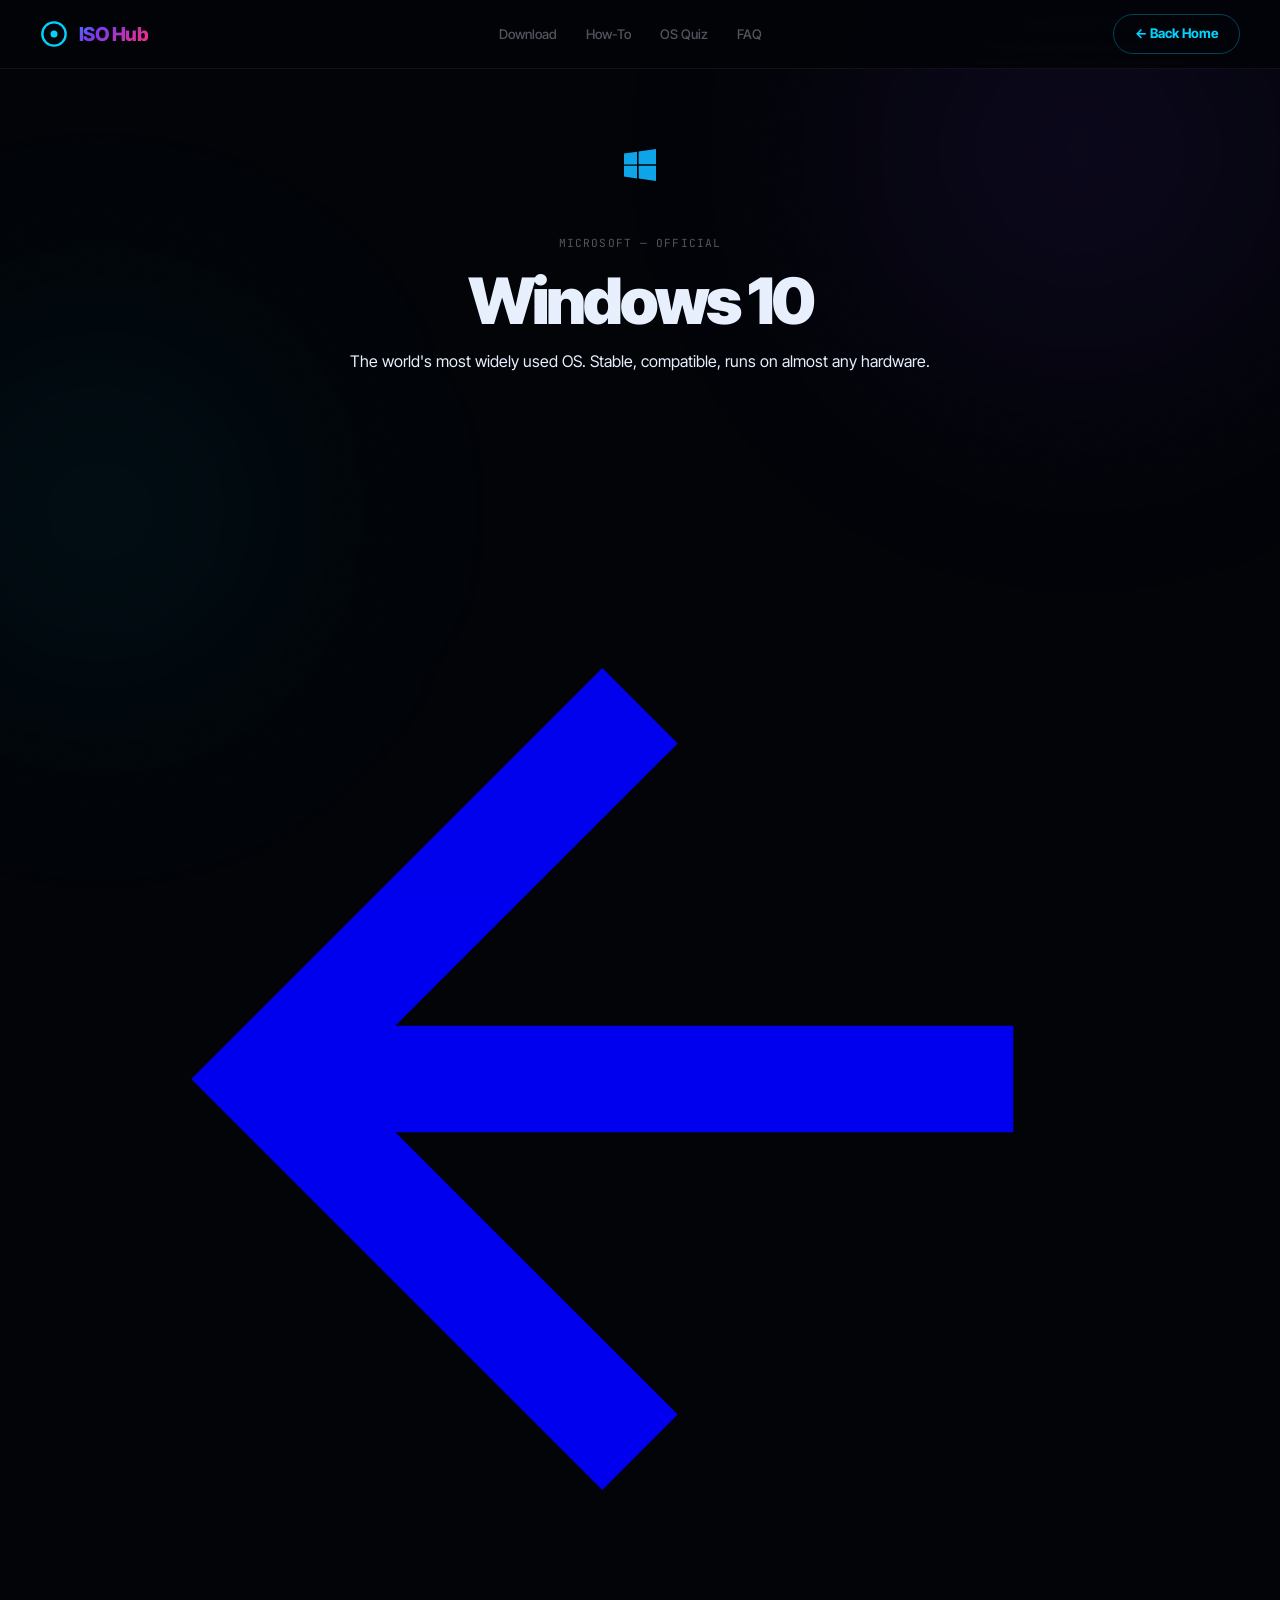
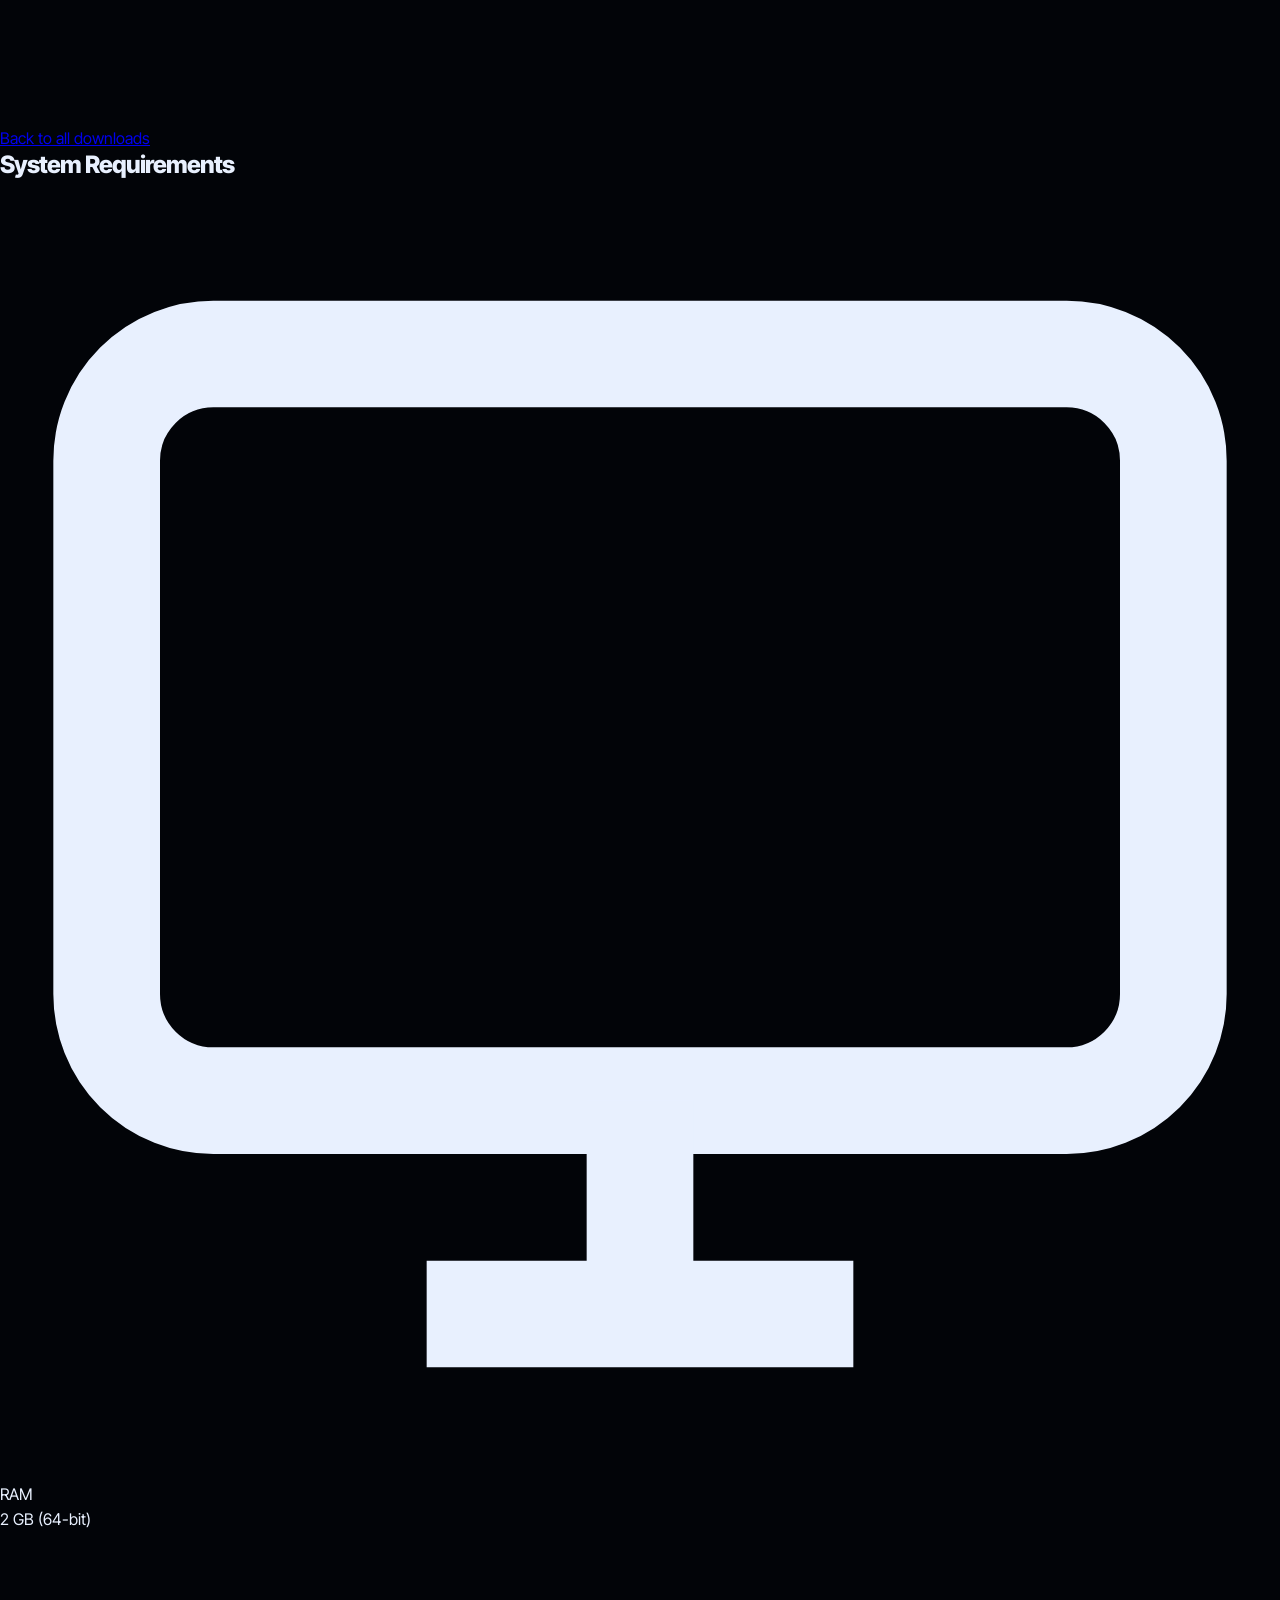
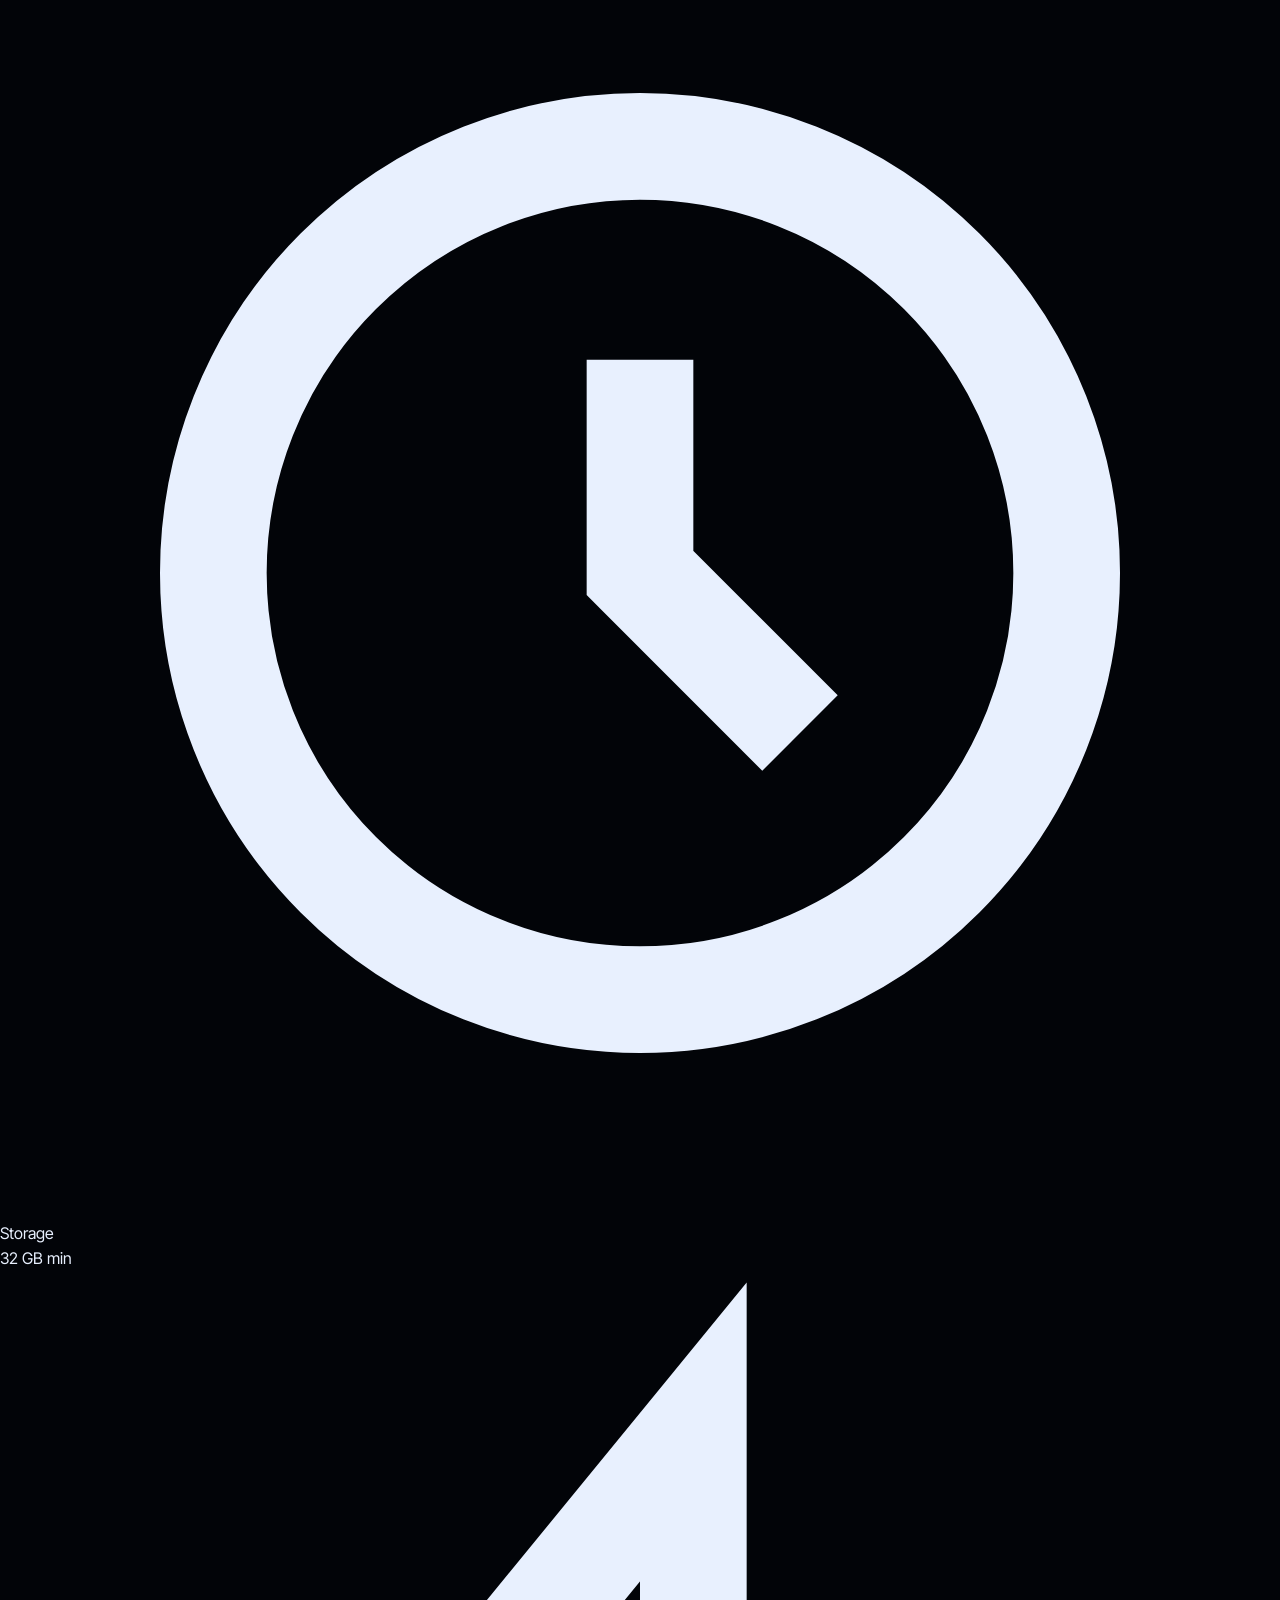
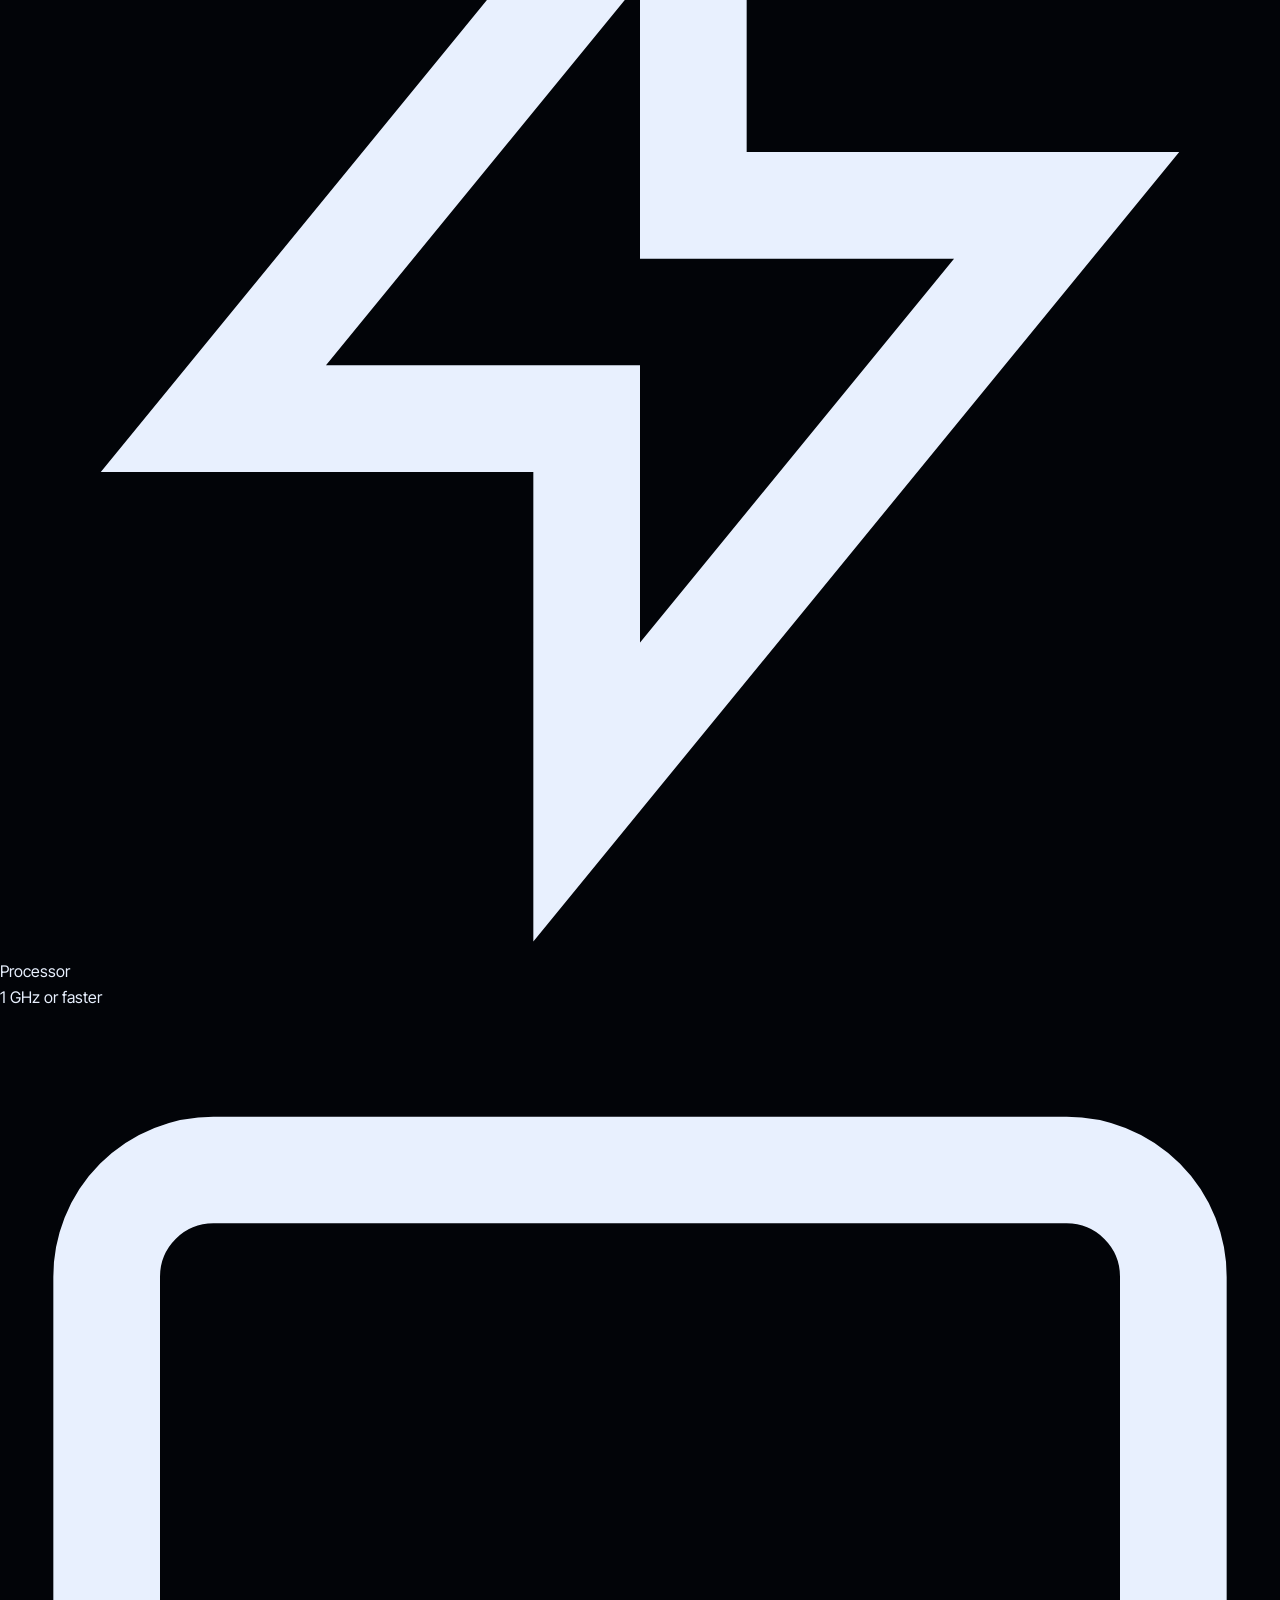
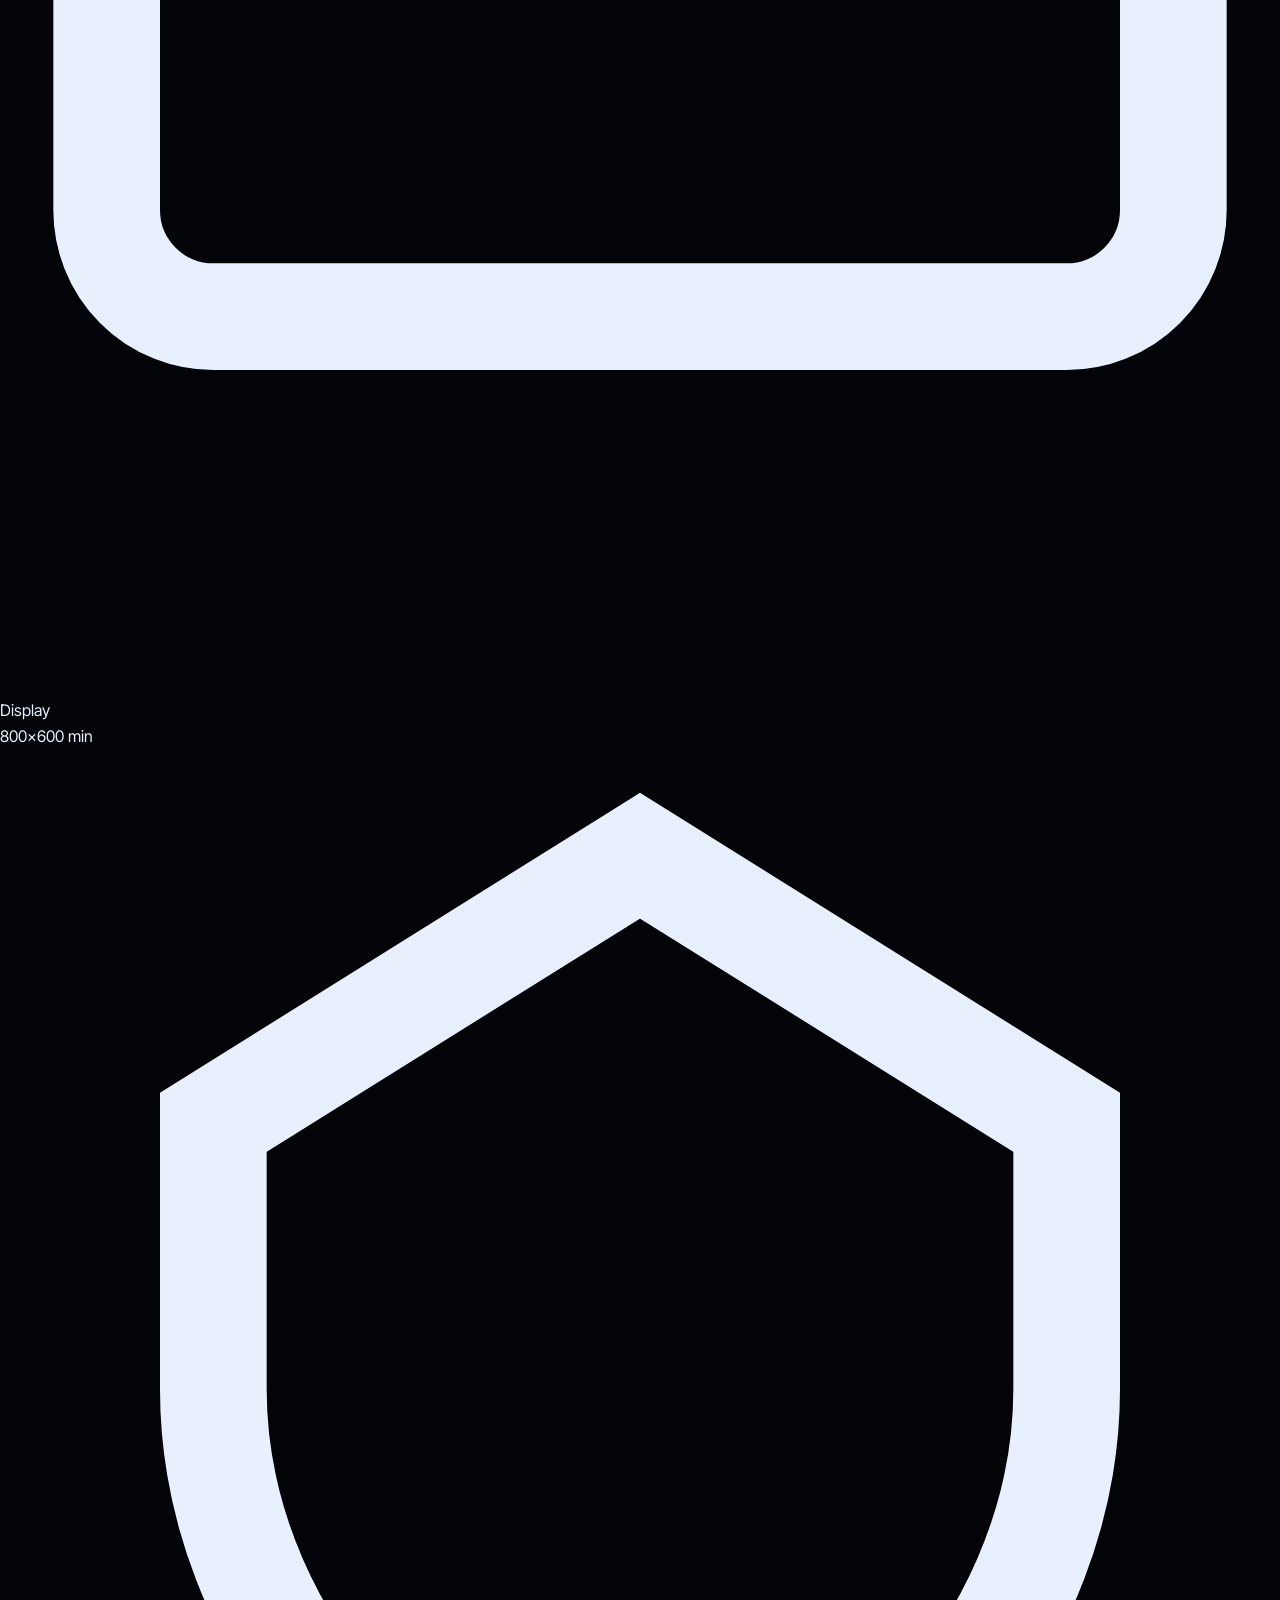
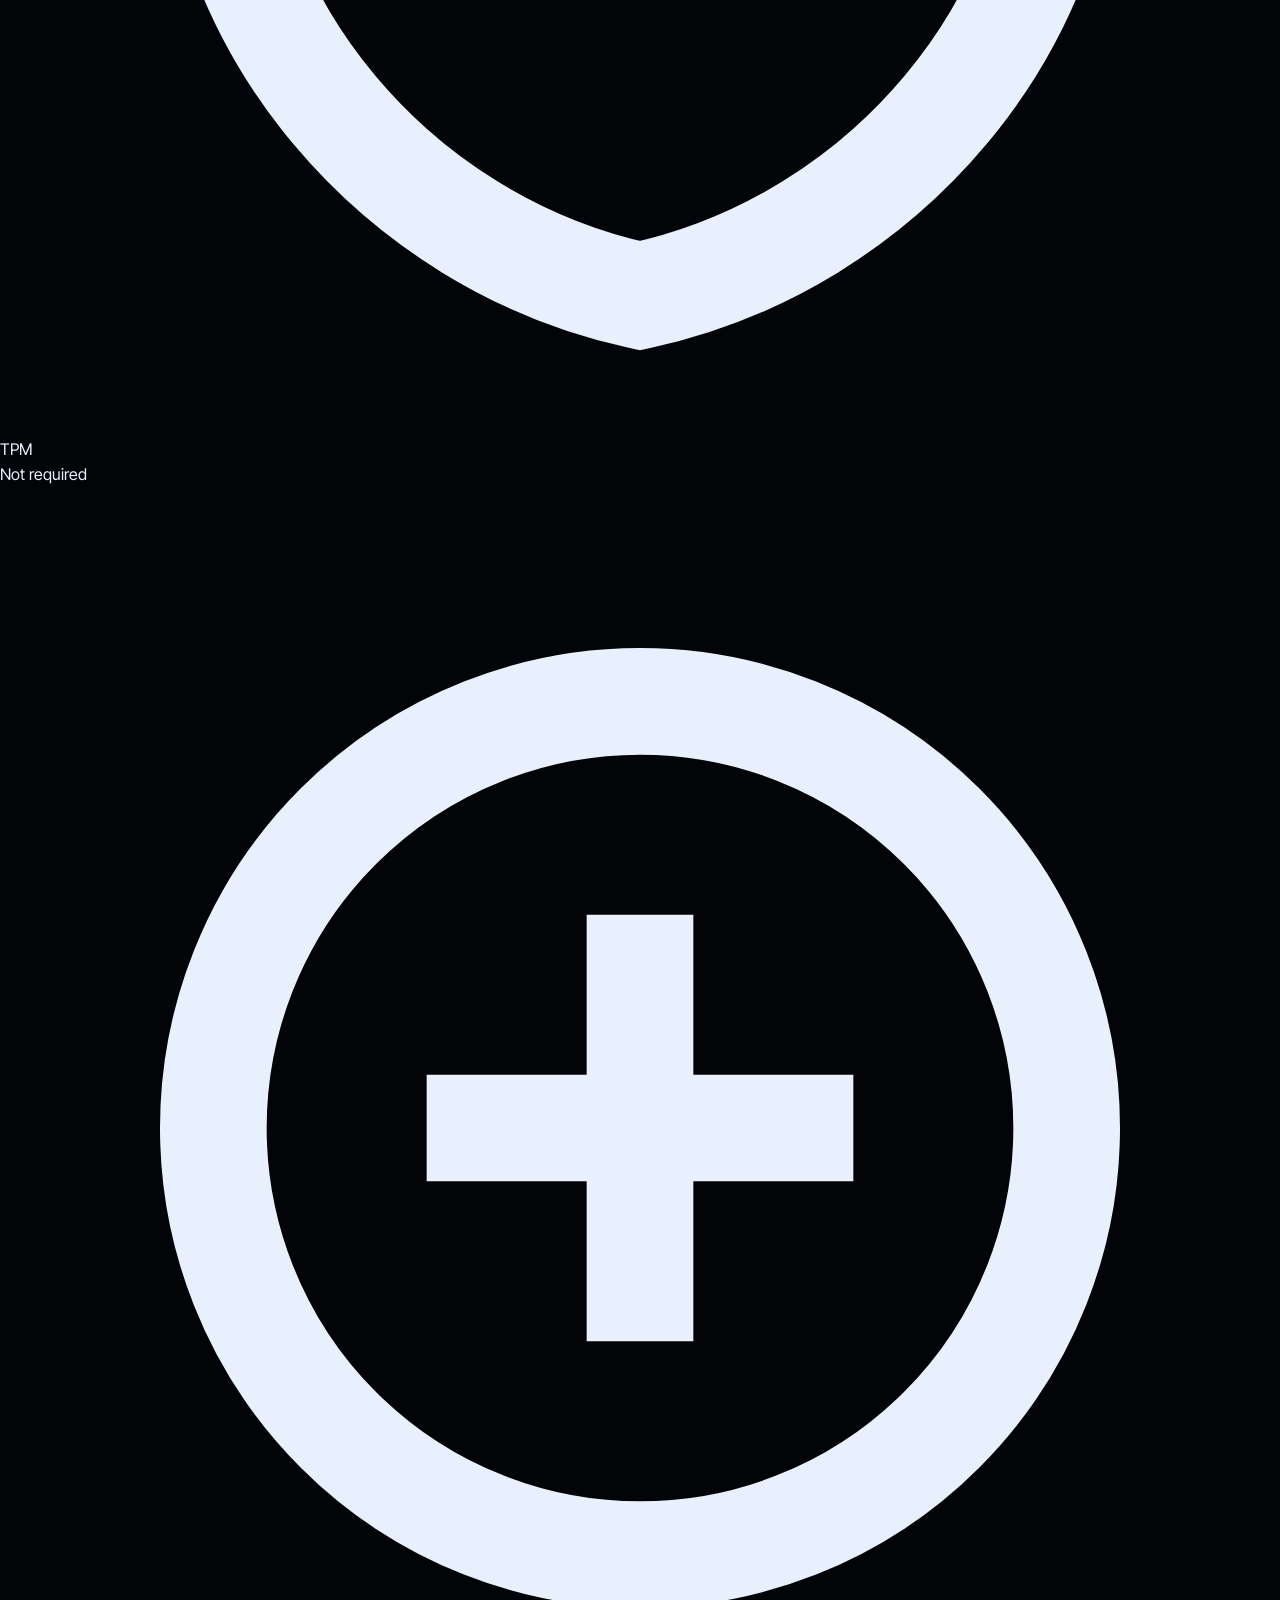
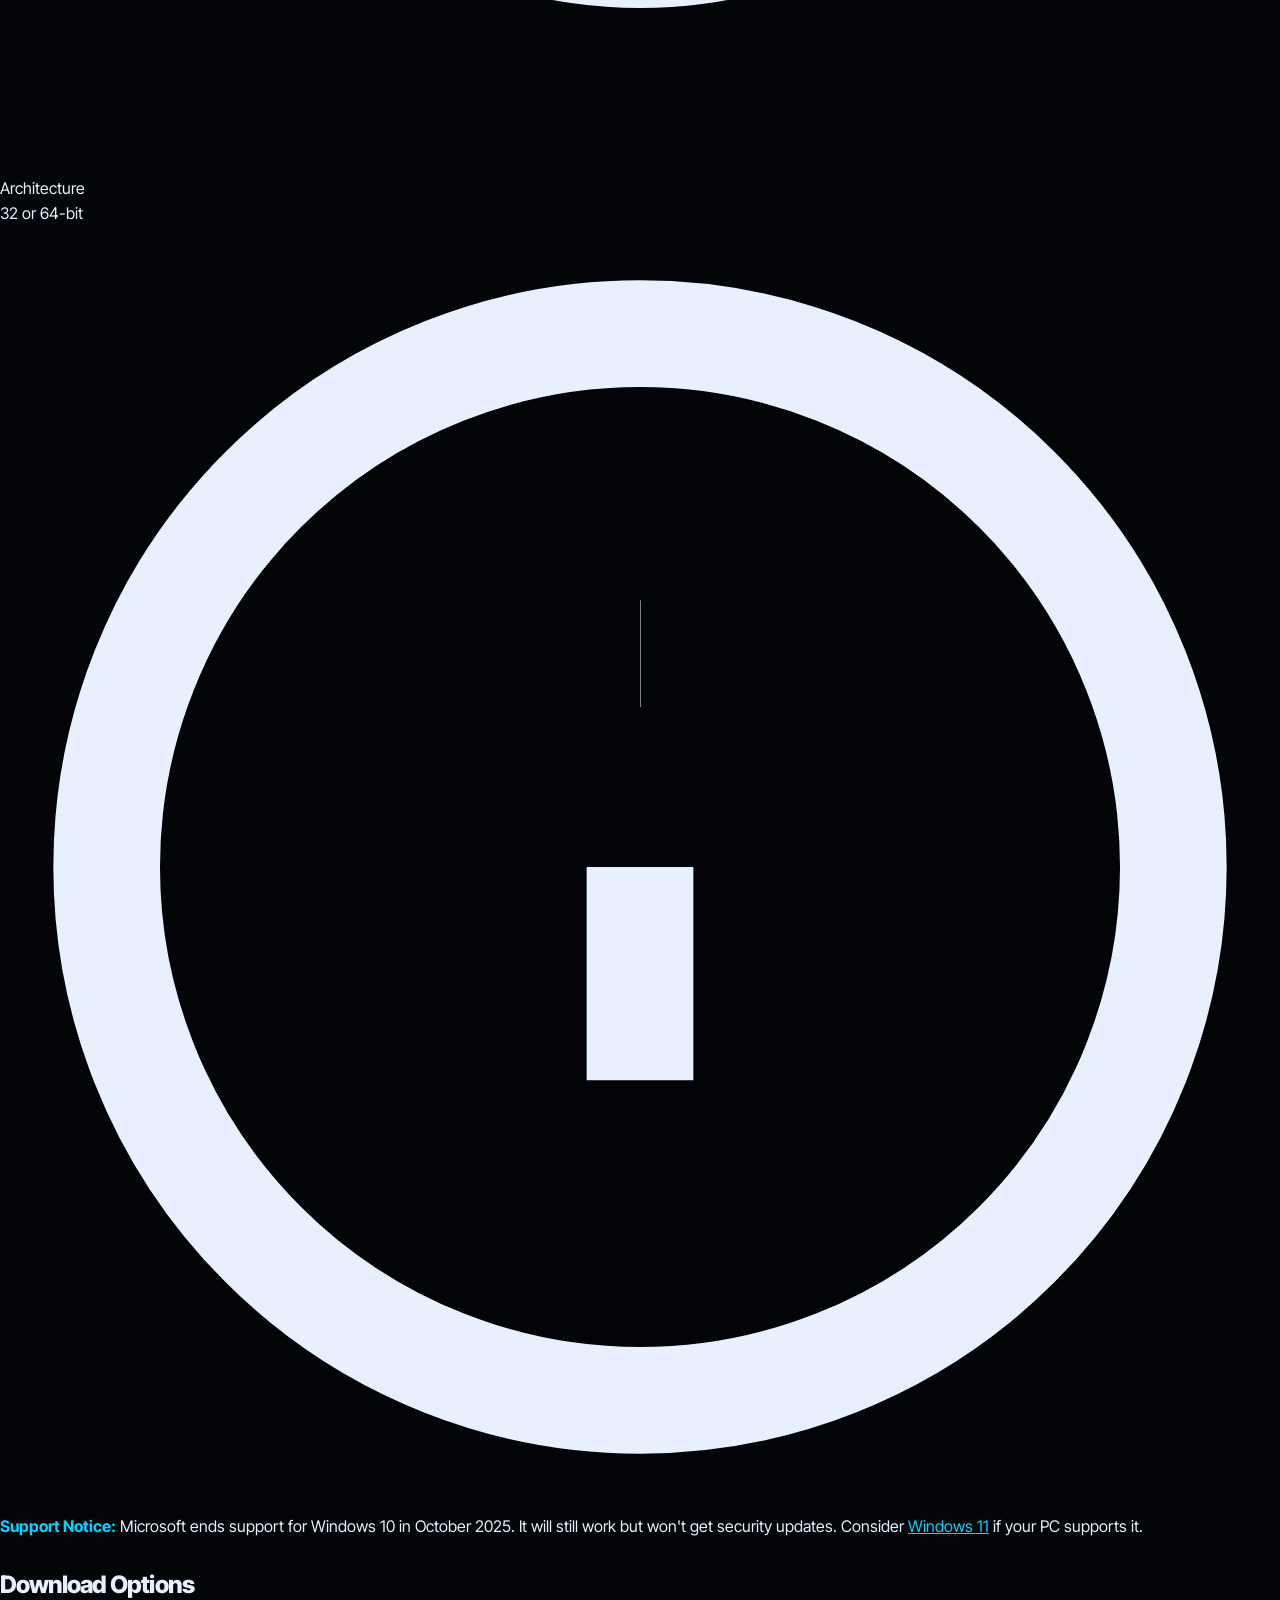
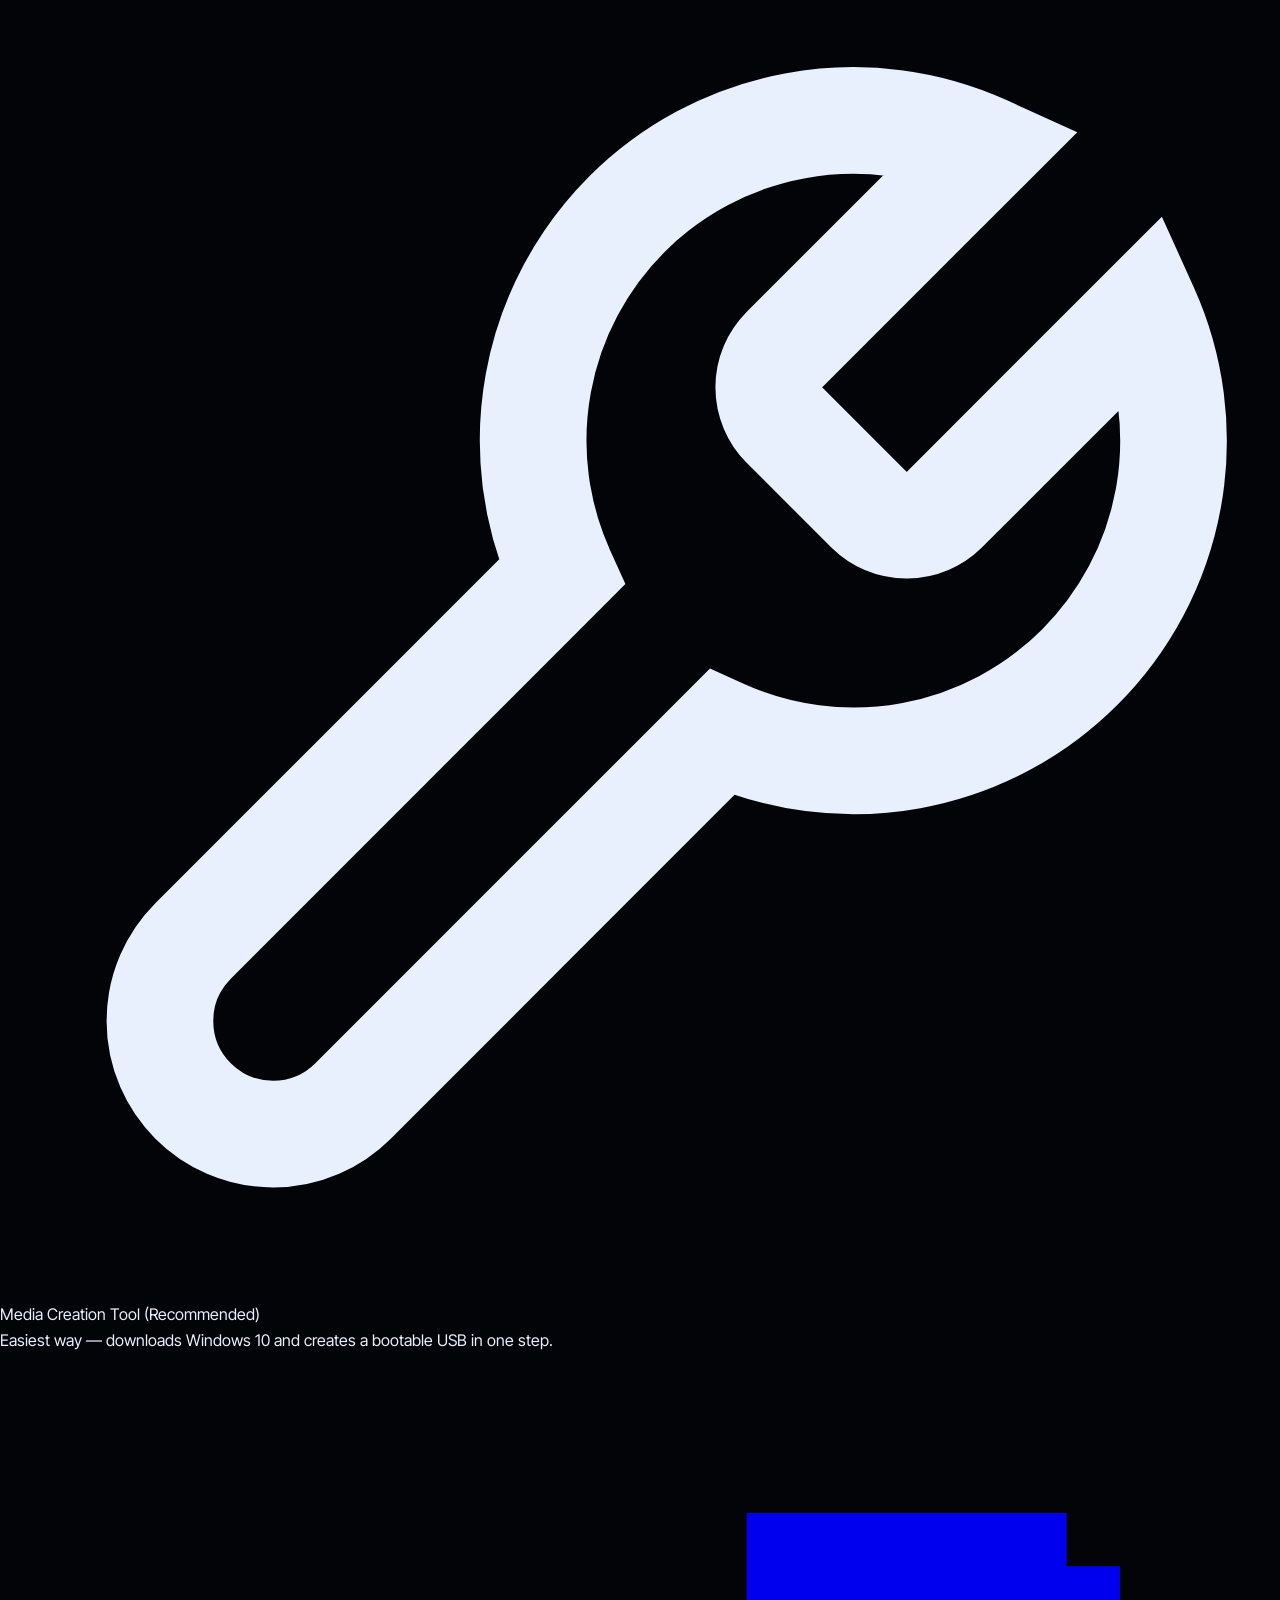
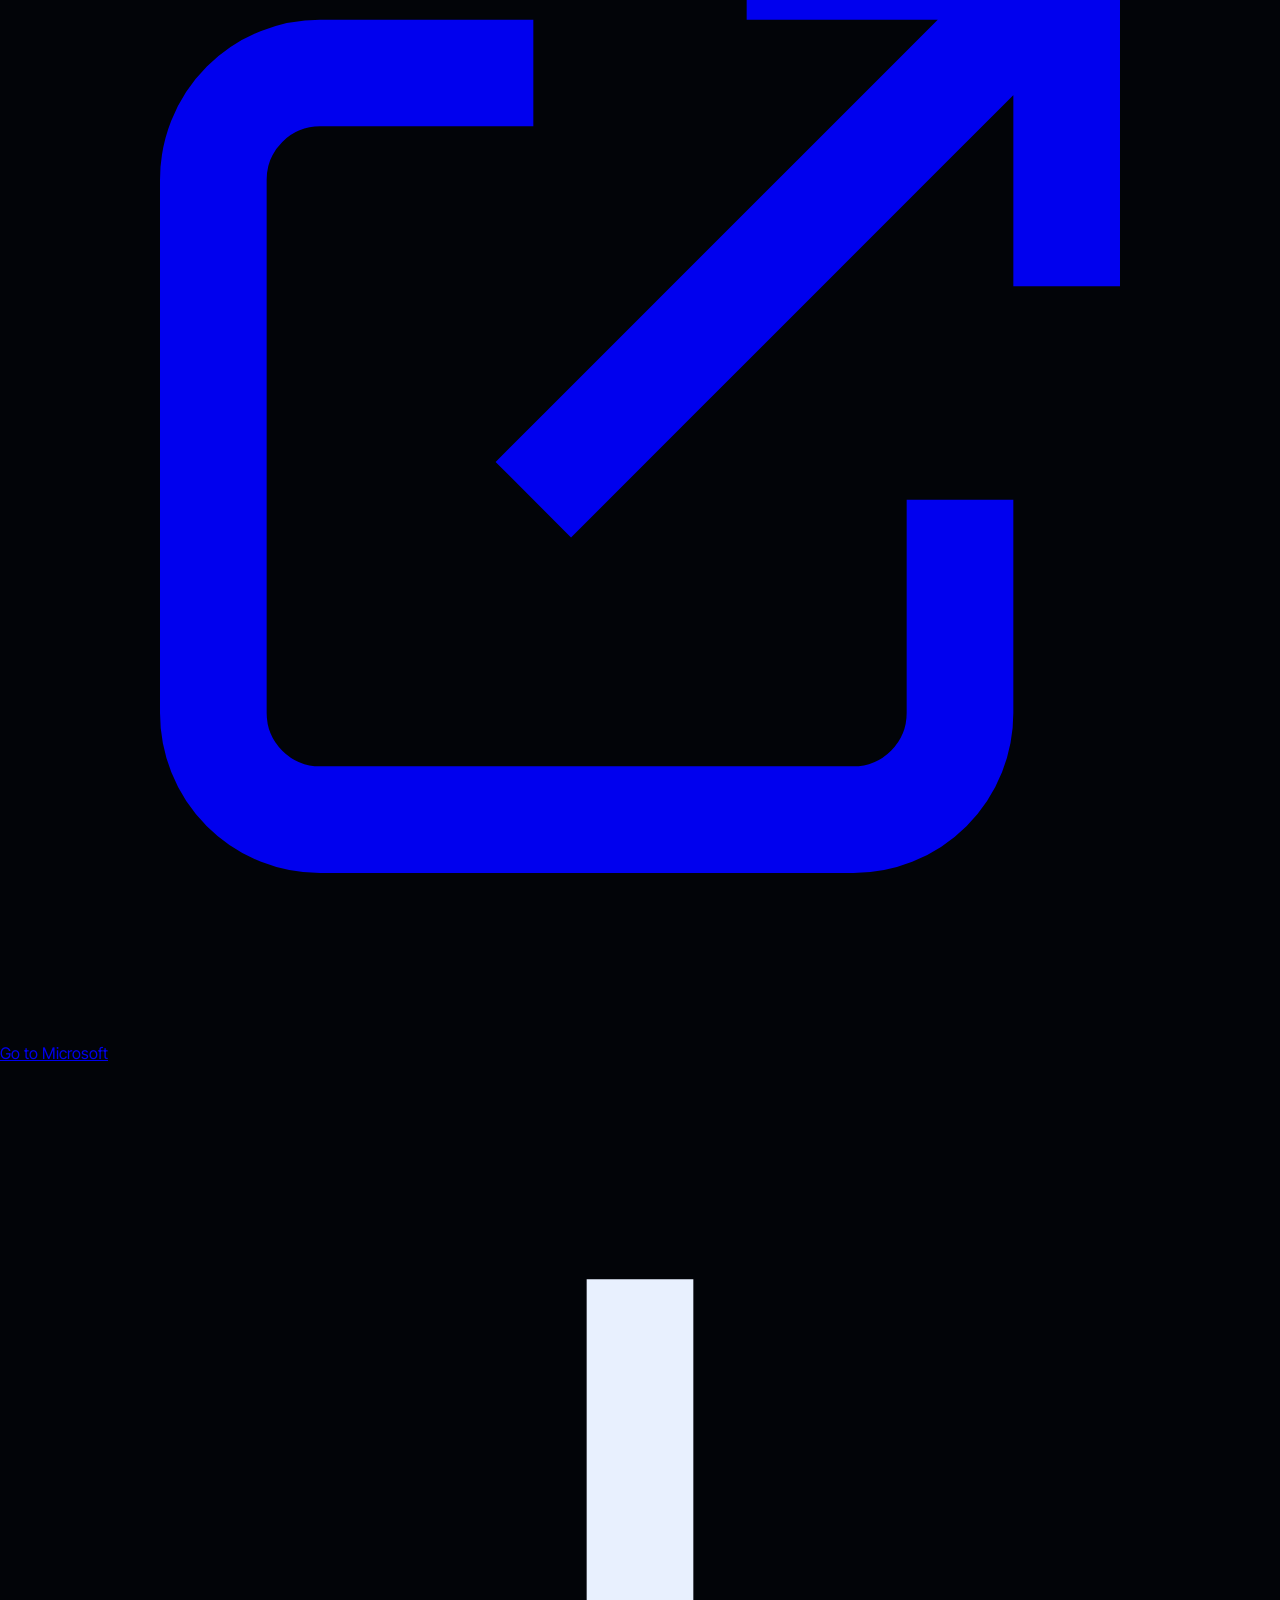
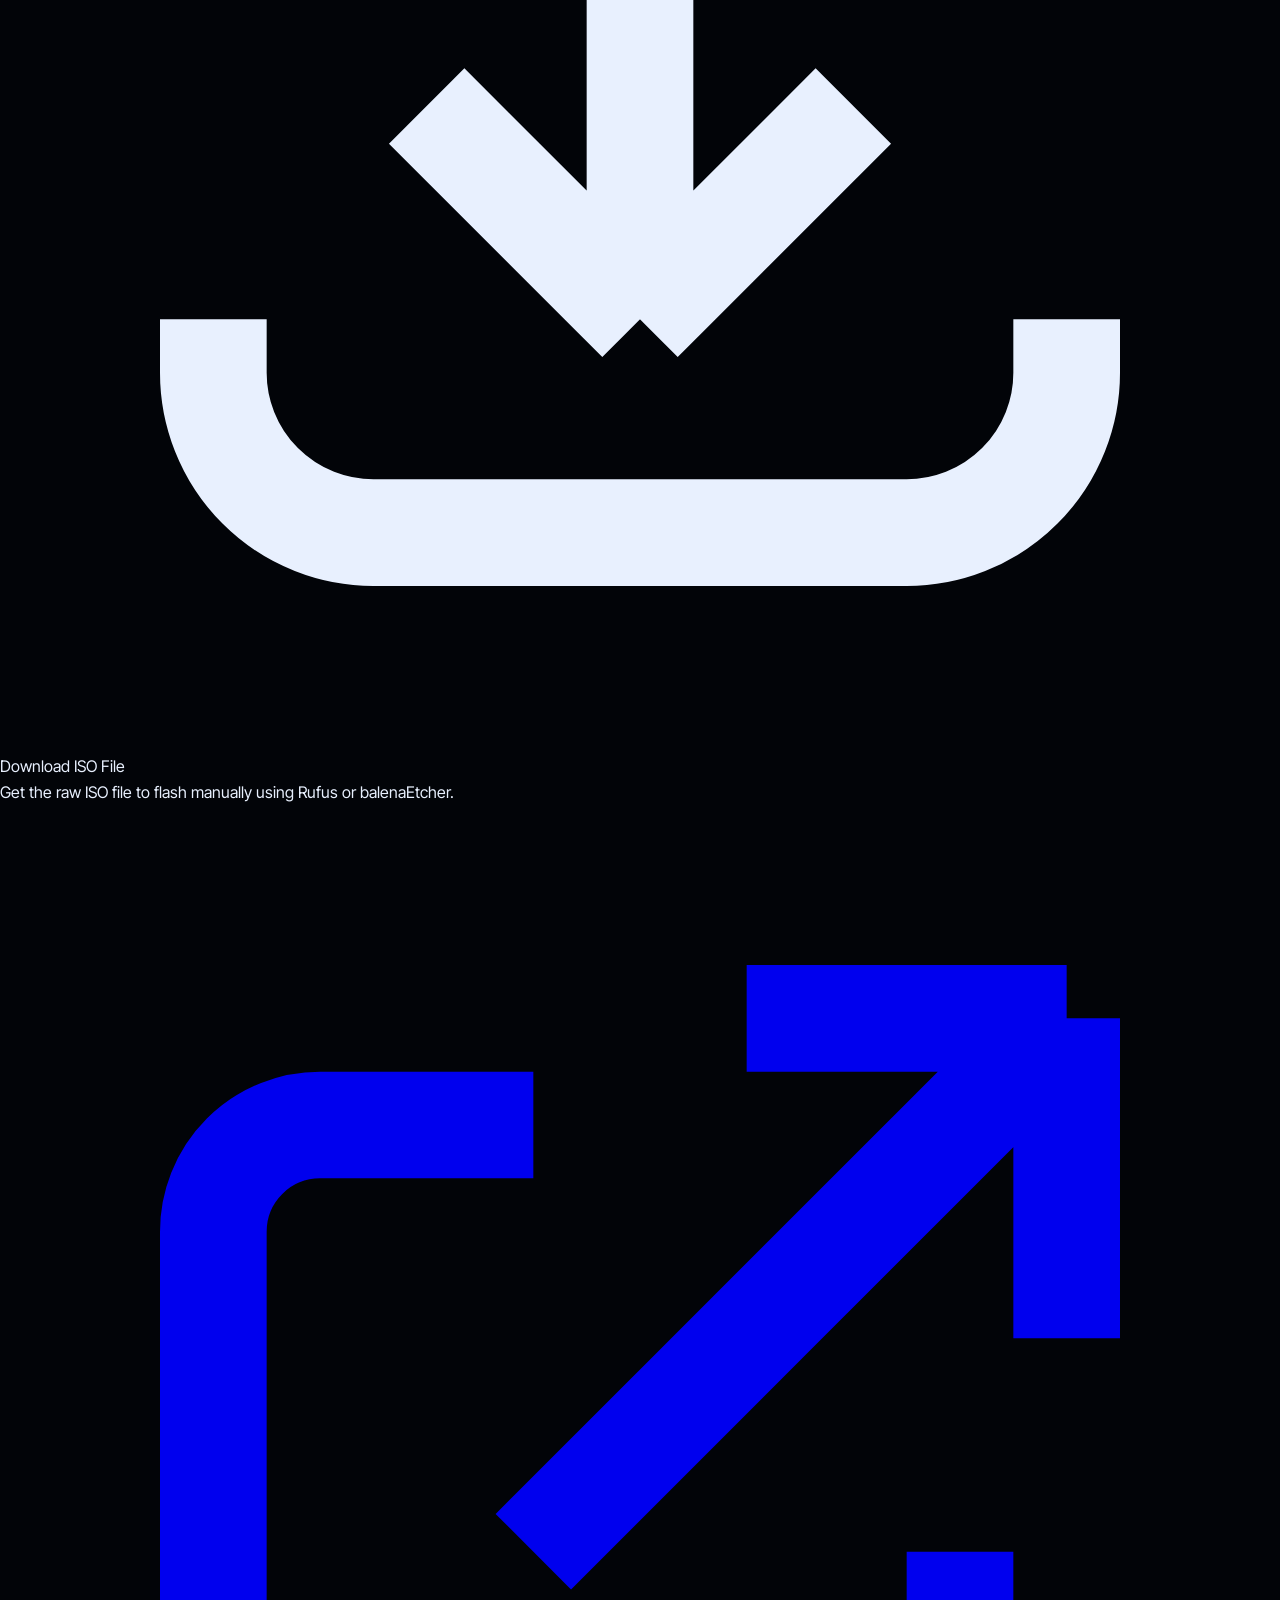
<file: windows10.html>
<!DOCTYPE html>
<html lang="en">
<head><meta charset="UTF-8"/><meta name="viewport" content="width=device-width,initial-scale=1.0"/><title>Windows 10 — ISO Hub</title><link rel="icon" href="data:image/svg+xml,%3Csvg xmlns='http://www.w3.org/2000/svg' viewBox='0 0 24 24' fill='none'%3E%3Ccircle cx='12' cy='12' r='10' stroke='%2300d4ff' stroke-width='2'/%3E%3Ccircle cx='12' cy='12' r='3' fill='%2300d4ff'/%3E%3C/svg%3E"/><link rel="stylesheet" href="style.css"/></head>
<body>
<div class="orb o1"></div><div class="orb o2"></div>
<nav><a class="nav-logo" href="index.html"><svg viewBox="0 0 24 24" fill="none" width="28" height="28"><defs><linearGradient id="nl" x1="0" y1="0" x2="24" y2="24"><stop stop-color="#00d4ff"/><stop offset="1" stop-color="#a855f7"/></linearGradient></defs><circle cx="12" cy="12" r="10" stroke="url(#nl)" stroke-width="2"/><circle cx="12" cy="12" r="3" fill="url(#nl)"/></svg>ISO Hub</a>
<ul class="nav-links"><li><a href="index.html#os">Download</a></li><li><a href="index.html#guide">How-To</a></li><li><a href="index.html#quiz">OS Quiz</a></li><li><a href="index.html#faq">FAQ</a></li></ul>
<div class="nav-right"><a class="nav-cta" href="index.html">← Back Home</a></div></nav>
<div class="page-hero">
  <div class="os-icon wi" style="margin:0 auto 1rem;width:64px;height:64px;border-radius:16px"><svg width="32" height="32" viewBox="0 0 24 24" fill="#0ea5e9"><path d="M0 3.449L9.75 2.1v9.451H0m10.949-9.602L24 0v11.4H10.949M0 12.6h9.75v9.451L0 20.699M10.949 12.6H24V24l-12.9-1.801"/></svg></div>
  <span class="s-tag">Microsoft — Official</span>
  <h1>Windows 10</h1>
  <p>The world's most widely used OS. Stable, compatible, runs on almost any hardware.</p>
</div>
<div class="page-content">
  <a class="back-link" href="index.html"><svg fill="none" viewBox="0 0 24 24" stroke="currentColor" stroke-width="2"><path d="M19 12H5M12 5l-7 7 7 7"/></svg>Back to all downloads</a>
  <h2 class="s-title" style="font-size:1.5rem;margin-bottom:1rem">System Requirements</h2>
  <div class="req-grid">
    <div class="req-card"><svg fill="none" viewBox="0 0 24 24" stroke="currentColor" stroke-width="2"><rect x="2" y="3" width="20" height="14" rx="2"/><path d="M8 21h8M12 17v4"/></svg><div class="req-label">RAM</div><div class="req-value">2 GB (64-bit)</div></div>
    <div class="req-card"><svg fill="none" viewBox="0 0 24 24" stroke="currentColor" stroke-width="2"><circle cx="12" cy="12" r="8"/><path d="M12 8v4l3 3"/></svg><div class="req-label">Storage</div><div class="req-value">32 GB min</div></div>
    <div class="req-card"><svg fill="none" viewBox="0 0 24 24" stroke="currentColor" stroke-width="2"><path d="M13 10V3L4 14h7v7l9-11h-7z"/></svg><div class="req-label">Processor</div><div class="req-value">1 GHz or faster</div></div>
    <div class="req-card"><svg fill="none" viewBox="0 0 24 24" stroke="currentColor" stroke-width="2"><rect x="2" y="3" width="20" height="14" rx="2"/></svg><div class="req-label">Display</div><div class="req-value">800×600 min</div></div>
    <div class="req-card"><svg fill="none" viewBox="0 0 24 24" stroke="currentColor" stroke-width="2"><path d="M12 2L4 7v5c0 4.4 3.4 8.5 8 9.5 4.6-1 8-5.1 8-9.5V7l-8-5z"/></svg><div class="req-label">TPM</div><div class="req-value">Not required</div></div>
    <div class="req-card"><svg fill="none" viewBox="0 0 24 24" stroke="currentColor" stroke-width="2"><circle cx="12" cy="12" r="8"/><path d="M8 12h8M12 8v8"/></svg><div class="req-label">Architecture</div><div class="req-value">32 or 64-bit</div></div>
  </div>
  <div class="info-box"><svg fill="none" viewBox="0 0 24 24" stroke="currentColor" stroke-width="2"><circle cx="12" cy="12" r="10"/><path d="M12 16v-4M12 8h.01"/></svg><div><strong style="color:var(--cyan)">Support Notice:</strong> Microsoft ends support for Windows 10 in October 2025. It will still work but won't get security updates. Consider <a href="windows11.html" style="color:var(--cyan)">Windows 11</a> if your PC supports it.</div></div>
  <h2 class="s-title" style="font-size:1.5rem;margin:2rem 0 1rem">Download Options</h2>
  <div class="dl-opts">
    <div class="dl-opt"><div><div class="dl-opt-name"><svg fill="none" viewBox="0 0 24 24" stroke="currentColor" stroke-width="2"><path d="M14.7 6.3a1 1 0 000 1.4l1.6 1.6a1 1 0 001.4 0l3.77-3.77a6 6 0 01-7.94 7.94l-6.91 6.91a2.12 2.12 0 01-3-3l6.91-6.91a6 6 0 017.94-7.94l-3.76 3.76z"/></svg>Media Creation Tool (Recommended)</div><div class="dl-opt-desc">Easiest way — downloads Windows 10 and creates a bootable USB in one step.</div></div><a class="dl-link lw" href="https://www.microsoft.com/software-download/windows10" target="_blank" rel="noopener"><svg fill="none" viewBox="0 0 24 24" stroke="currentColor" stroke-width="2"><path d="M10 6H6a2 2 0 00-2 2v10a2 2 0 002 2h10a2 2 0 002-2v-4M14 4h6m0 0v6m0-6L10 14"/></svg>Go to Microsoft</a></div>
    <div class="dl-opt"><div><div class="dl-opt-name"><svg fill="none" viewBox="0 0 24 24" stroke="currentColor" stroke-width="2"><path d="M4 16v1a3 3 0 003 3h10a3 3 0 003-3v-1m-4-4l-4 4m0 0l-4-4m4 4V4"/></svg>Download ISO File</div><div class="dl-opt-desc">Get the raw ISO file to flash manually using Rufus or balenaEtcher.</div></div><a class="dl-link lw" href="https://www.microsoft.com/software-download/windows10" target="_blank" rel="noopener"><svg fill="none" viewBox="0 0 24 24" stroke="currentColor" stroke-width="2"><path d="M10 6H6a2 2 0 00-2 2v10a2 2 0 002 2h10a2 2 0 002-2v-4M14 4h6m0 0v6m0-6L10 14"/></svg>Go to Microsoft</a></div>
  </div>
  <h2 class="s-title" style="font-size:1.5rem;margin:2.5rem 0 1rem">How to Install Windows 10</h2>
  <ul class="steps-list">
    <li><div class="step-num">1</div><div class="step-text"><strong>Download</strong> the Media Creation Tool or ISO from Microsoft's site above.</div></li>
    <li><div class="step-num">2</div><div class="step-text">Insert a <strong>USB drive (8 GB+)</strong> and flash the installer onto it using the tool or Rufus.</div></li>
    <li><div class="step-num">3</div><div class="step-text"><strong>Back up all your files</strong> to cloud or external storage first.</div></li>
    <li><div class="step-num">4</div><div class="step-text">Restart and press <strong>F2, F12, DEL, or ESC</strong> to enter BIOS. Set USB as first boot device.</div></li>
    <li><div class="step-num">5</div><div class="step-text">Select <strong>"Custom: Install Windows only"</strong> and follow the setup wizard.</div></li>
    <li><div class="step-num">6</div><div class="step-text">Takes <strong>20–40 minutes</strong>. PC restarts several times — this is completely normal!</div></li>
  </ul>
</div>
<footer><div class="footer-inner"><div class="footer-bottom" style="border-top:none;padding-top:0">© 2025 ISO Hub — Not affiliated with Microsoft. <a href="index.html" style="color:var(--cyan);margin-left:1rem">← Back Home</a></div></div></footer>
<script src="script.js"></script>
</body></html>
</file>
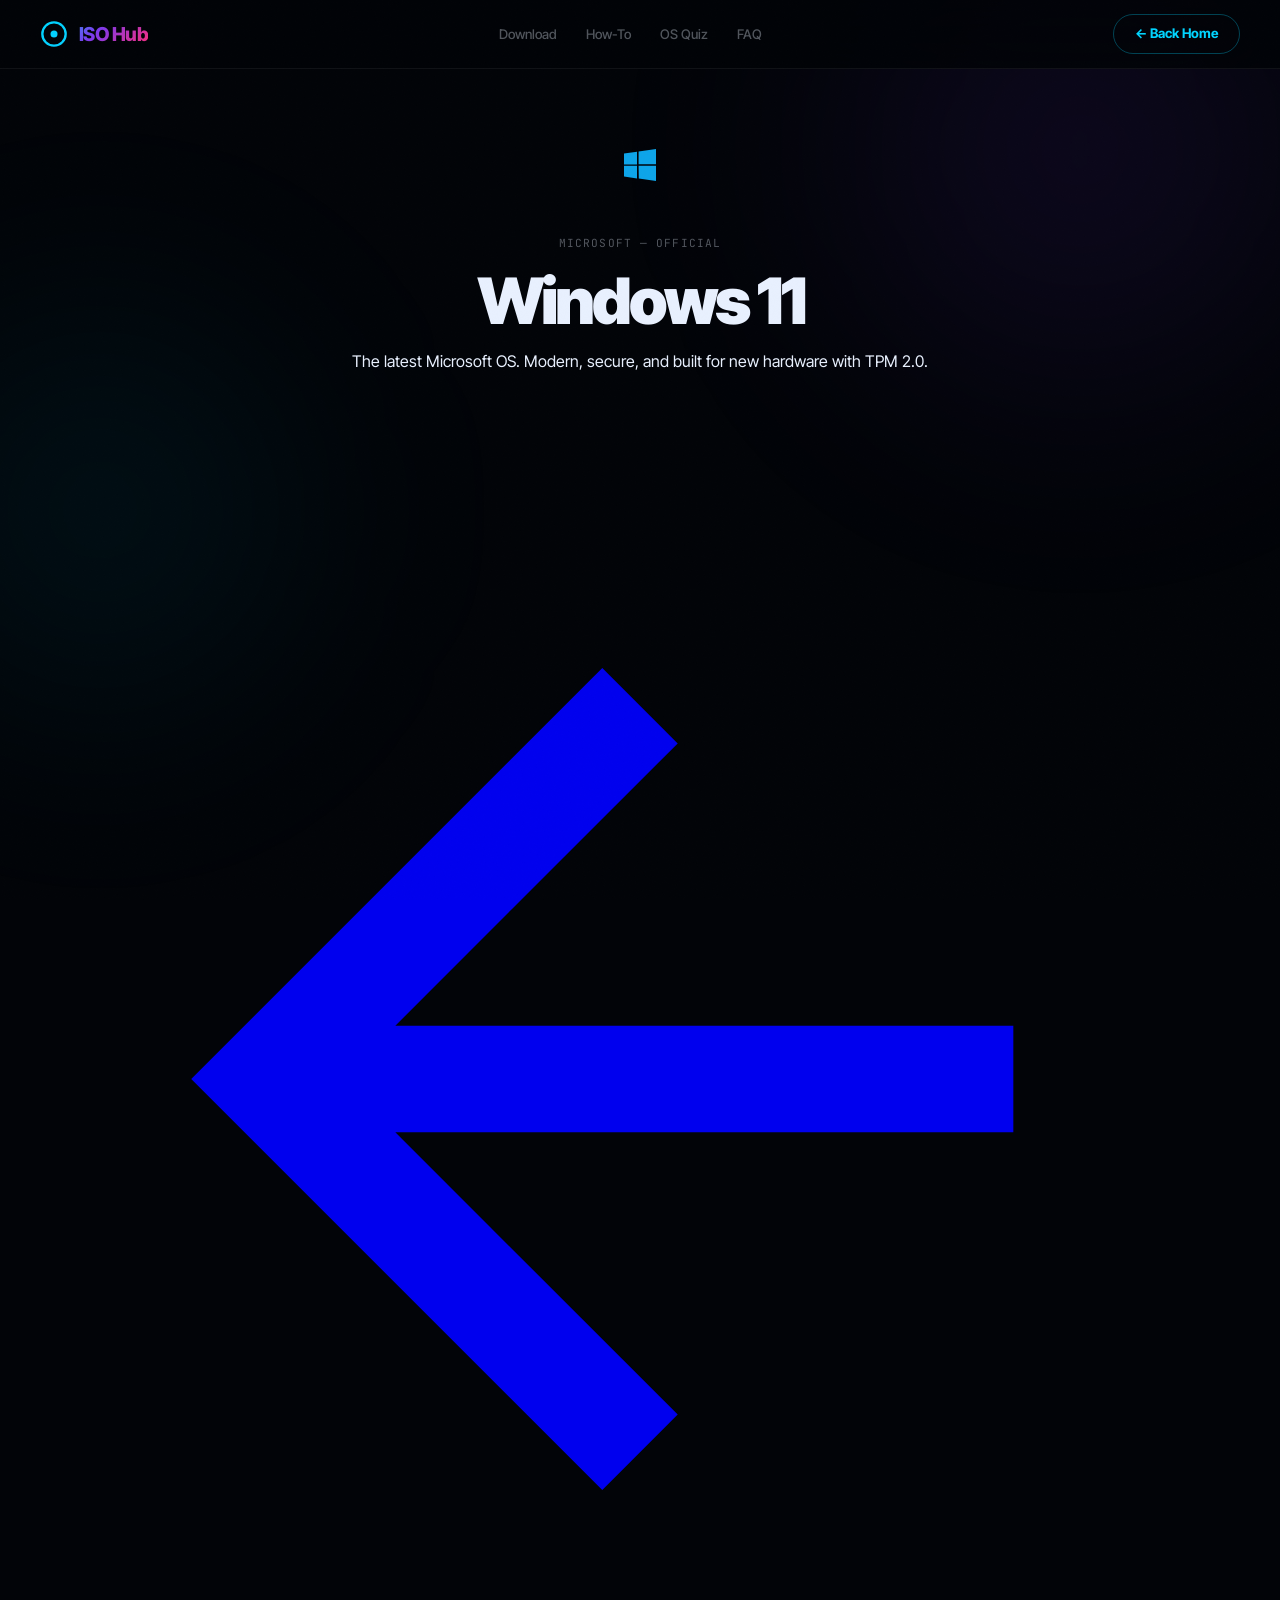
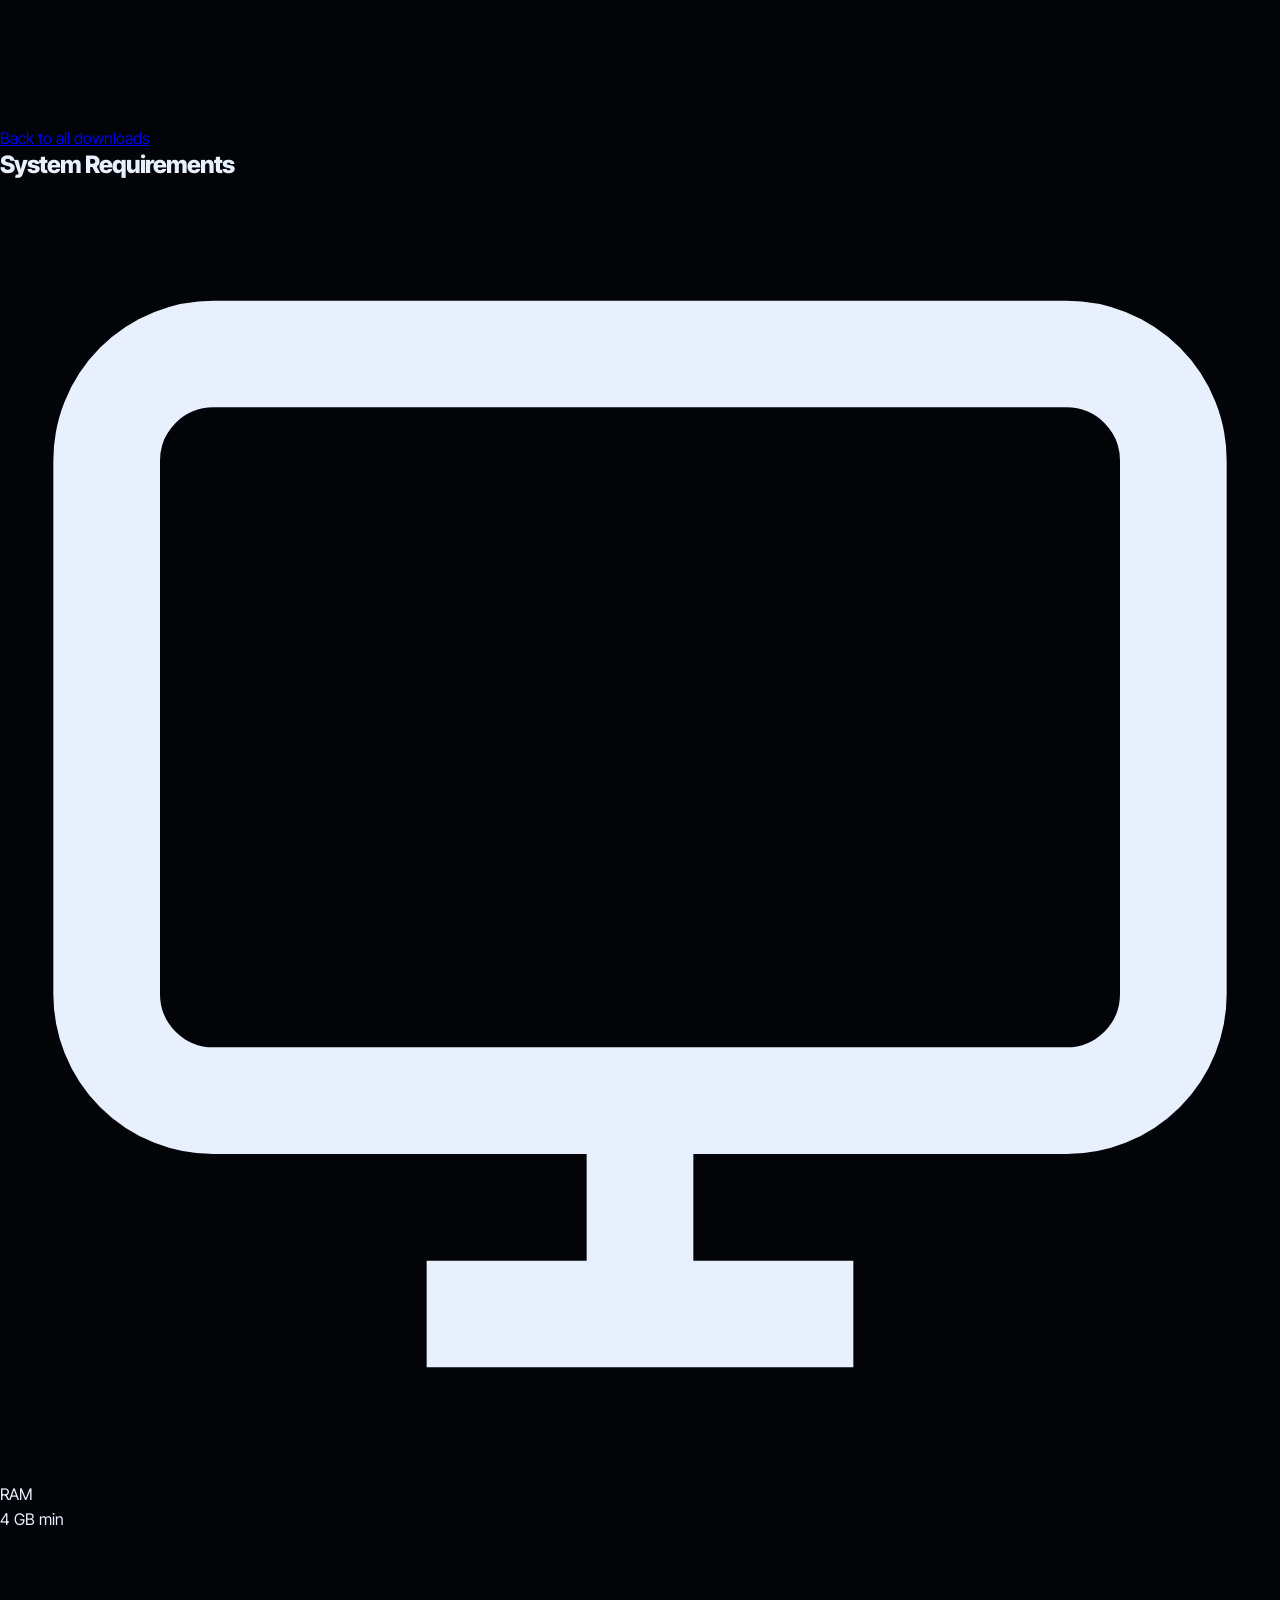
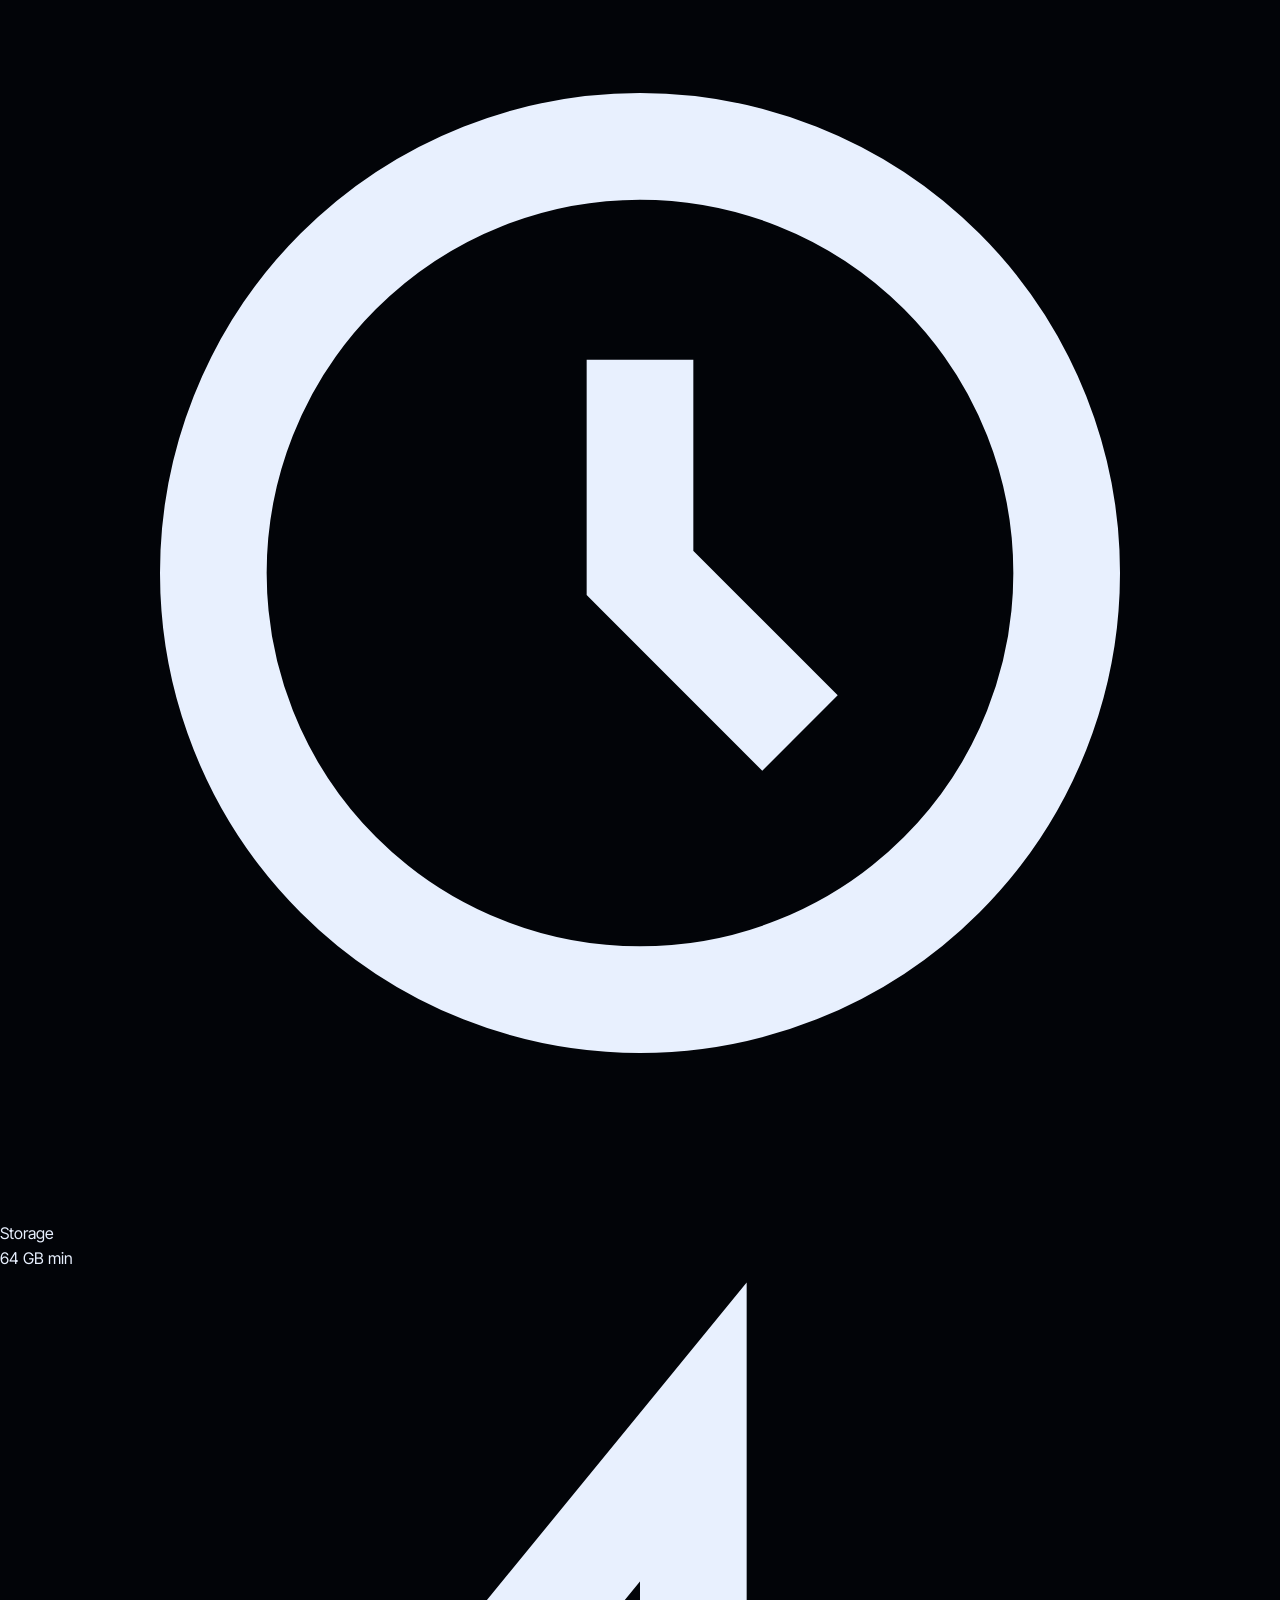
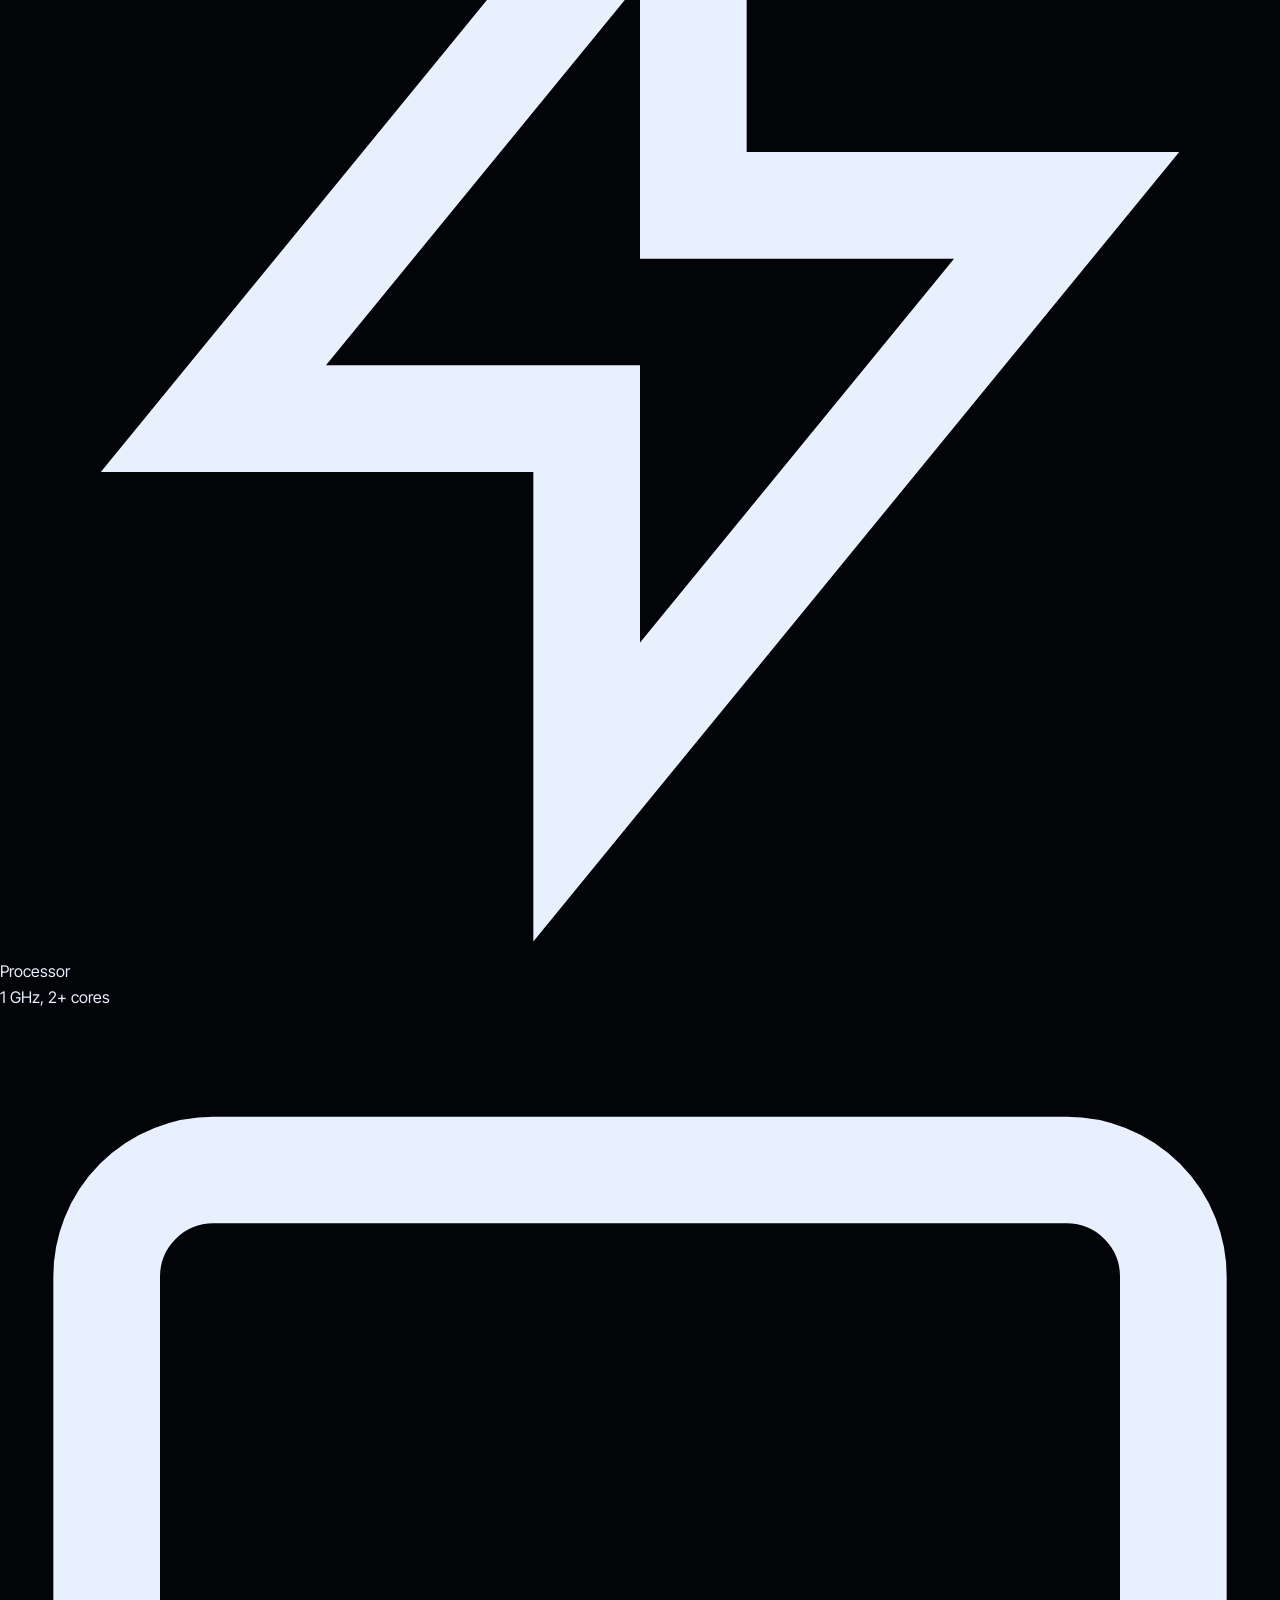
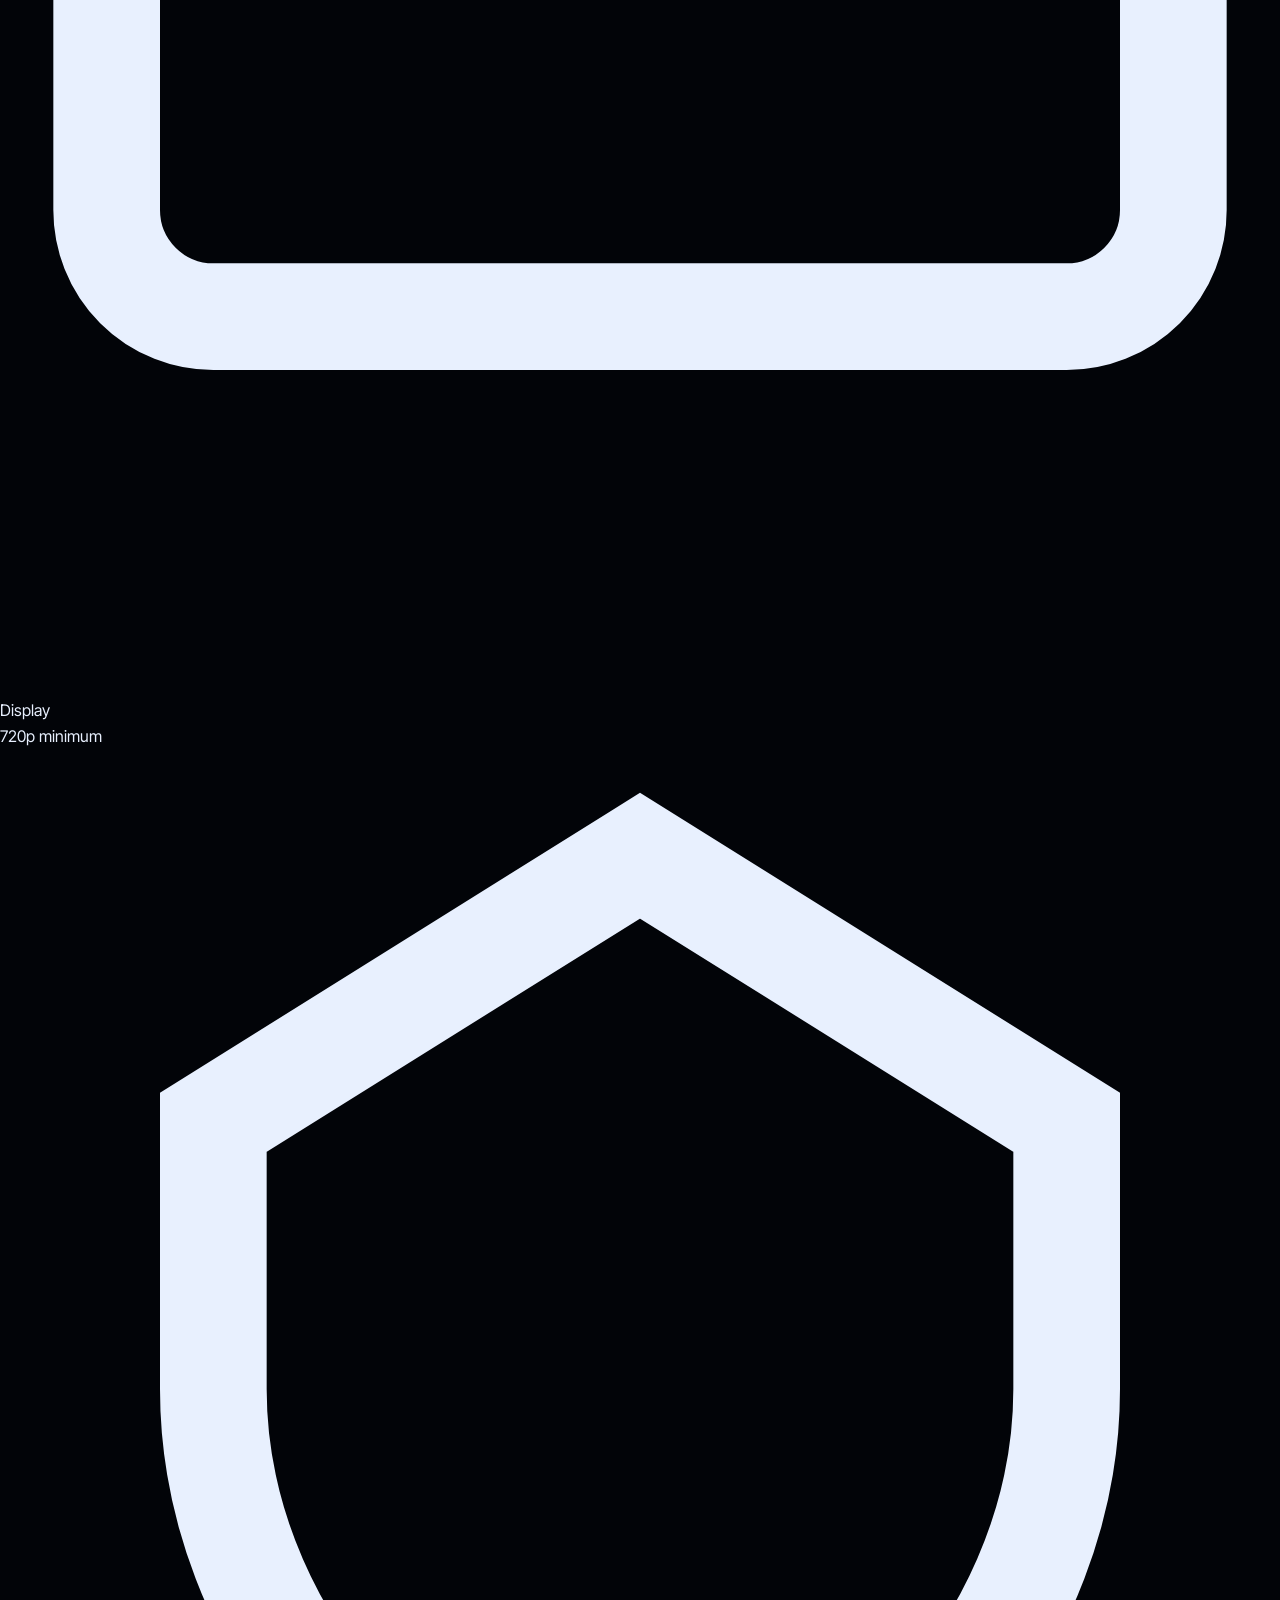
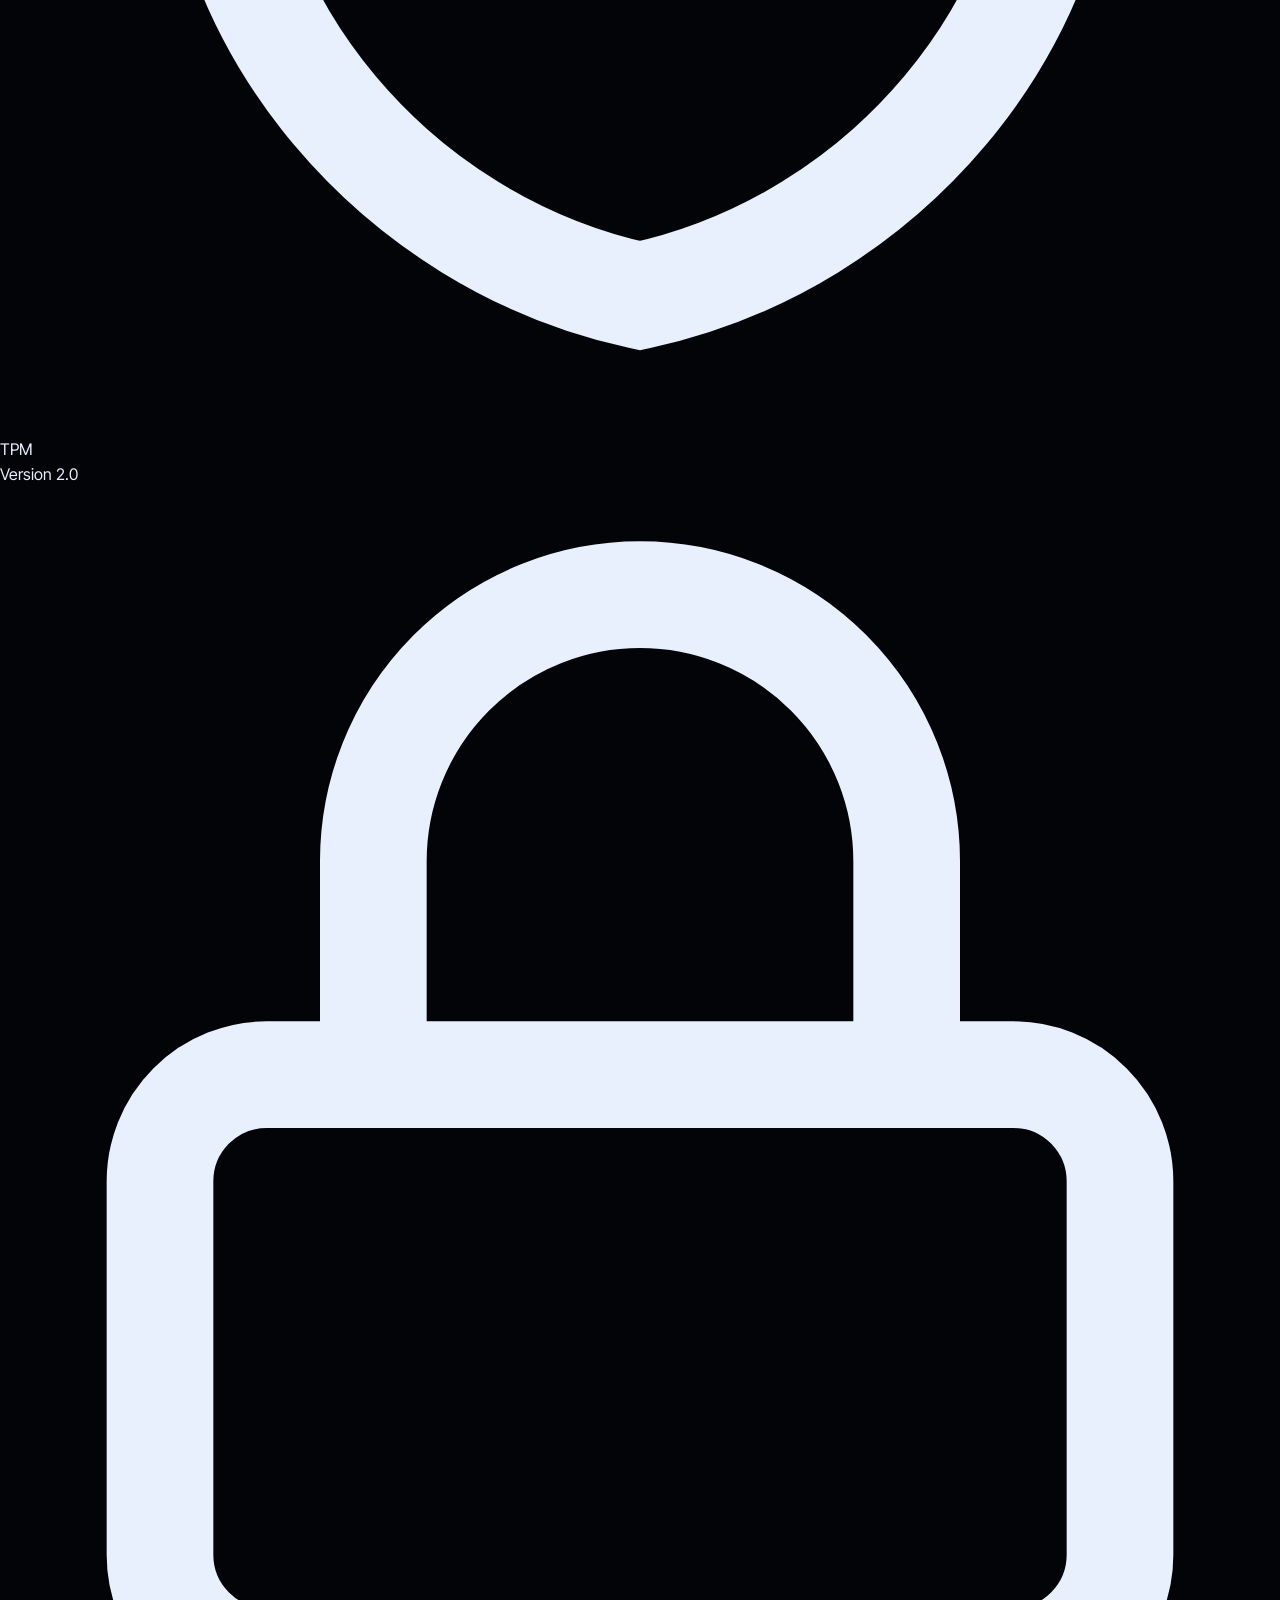
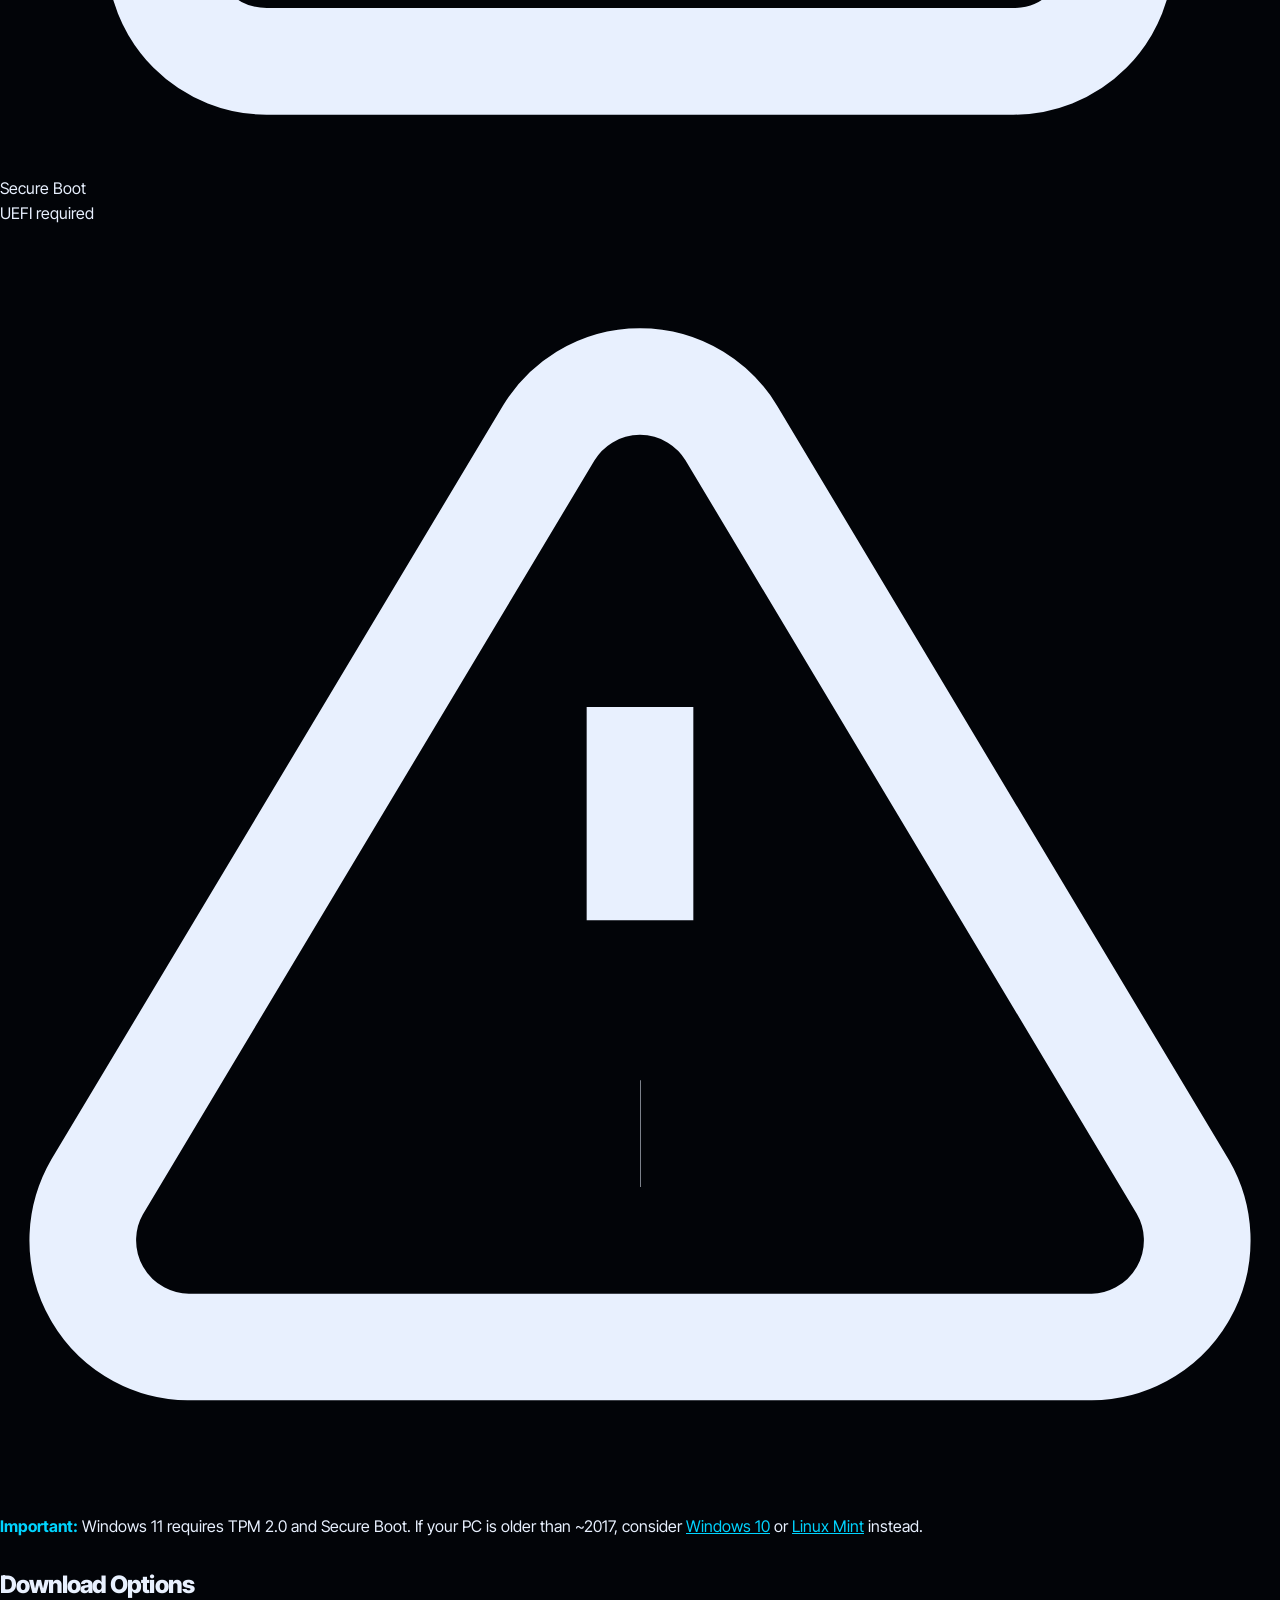
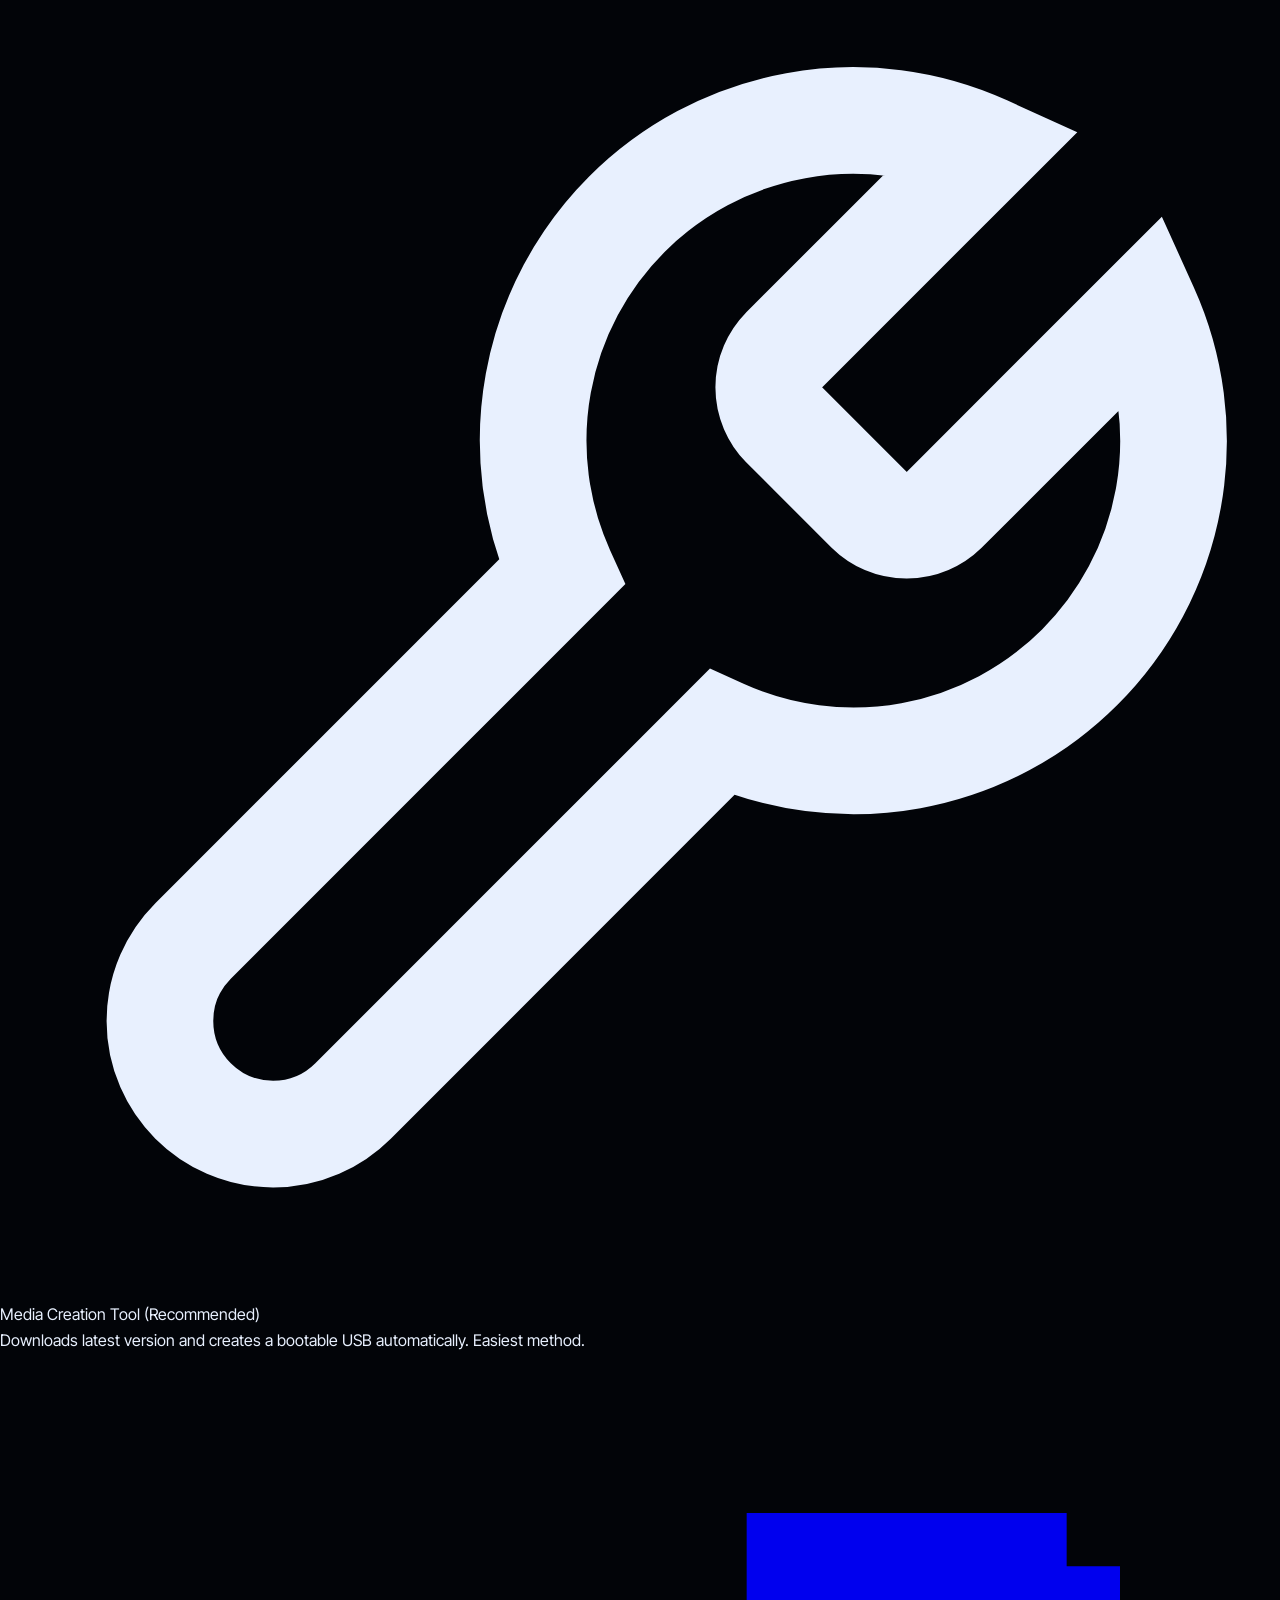
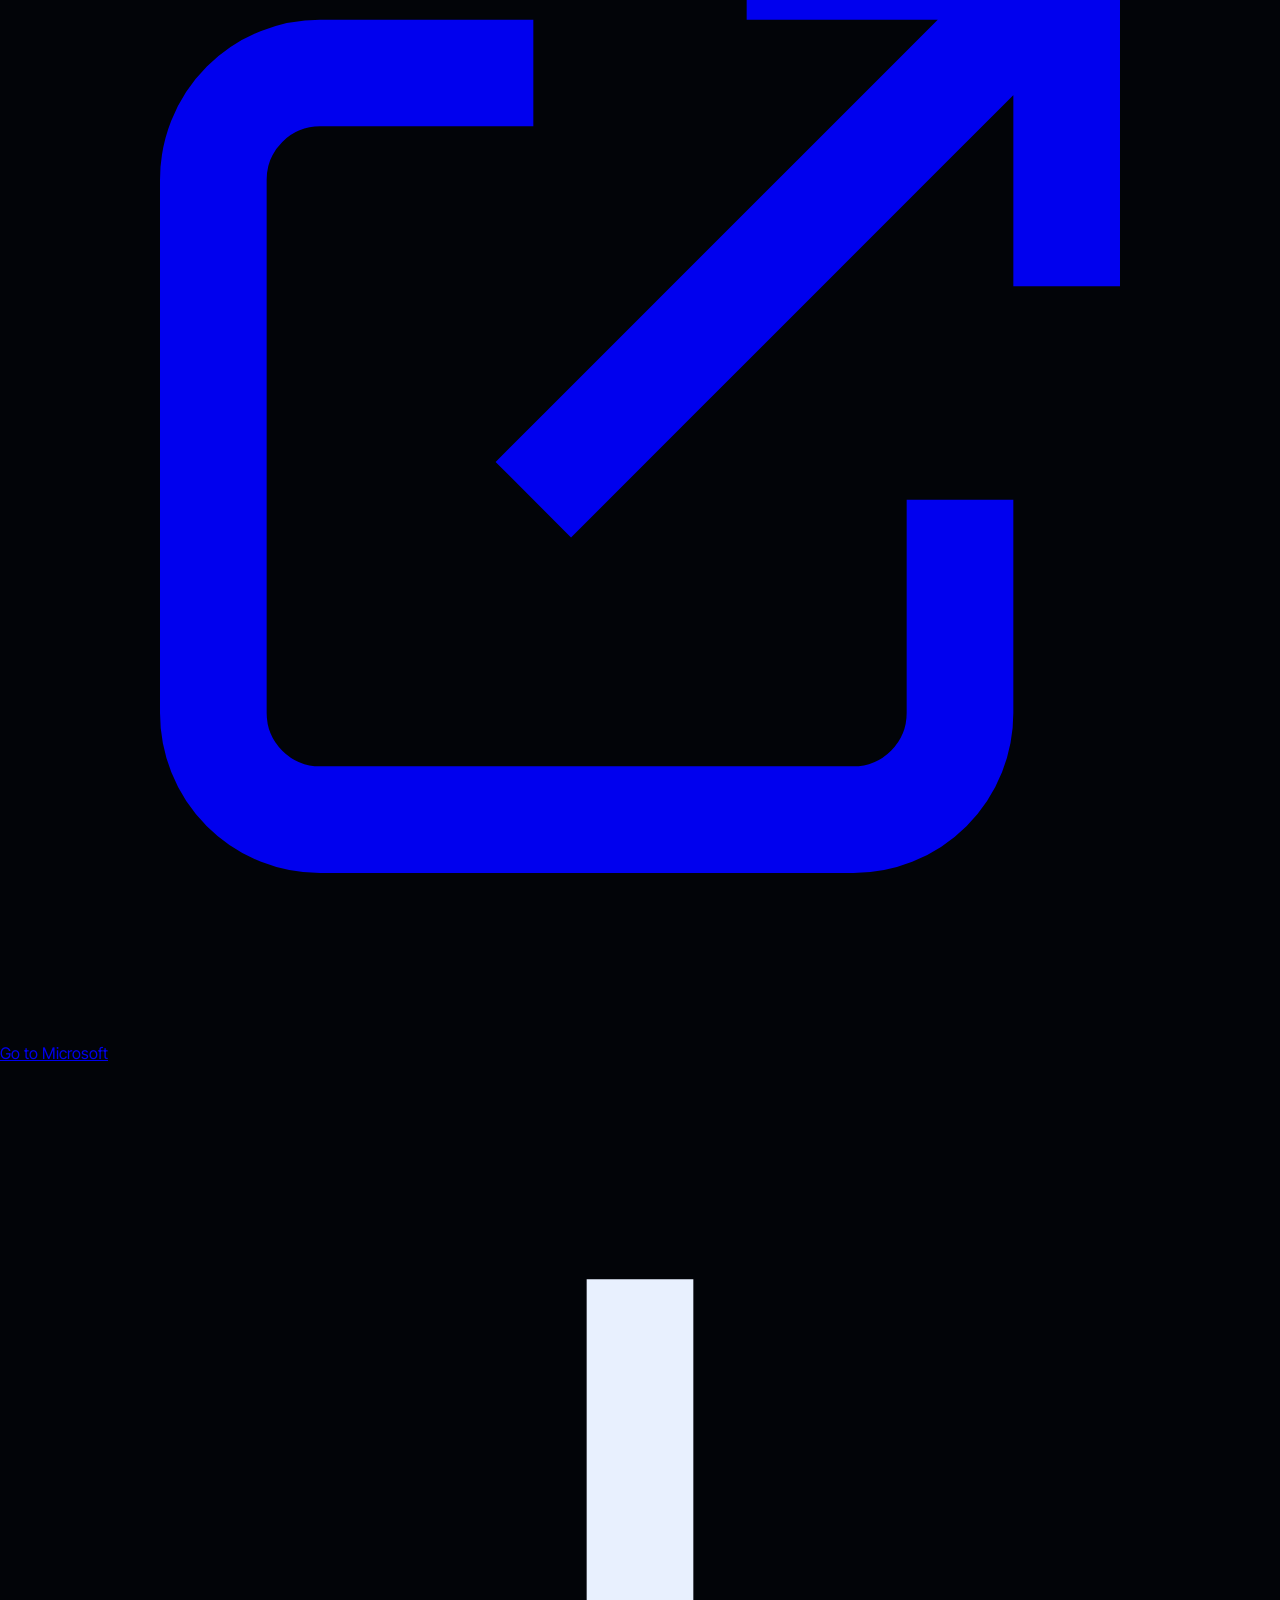
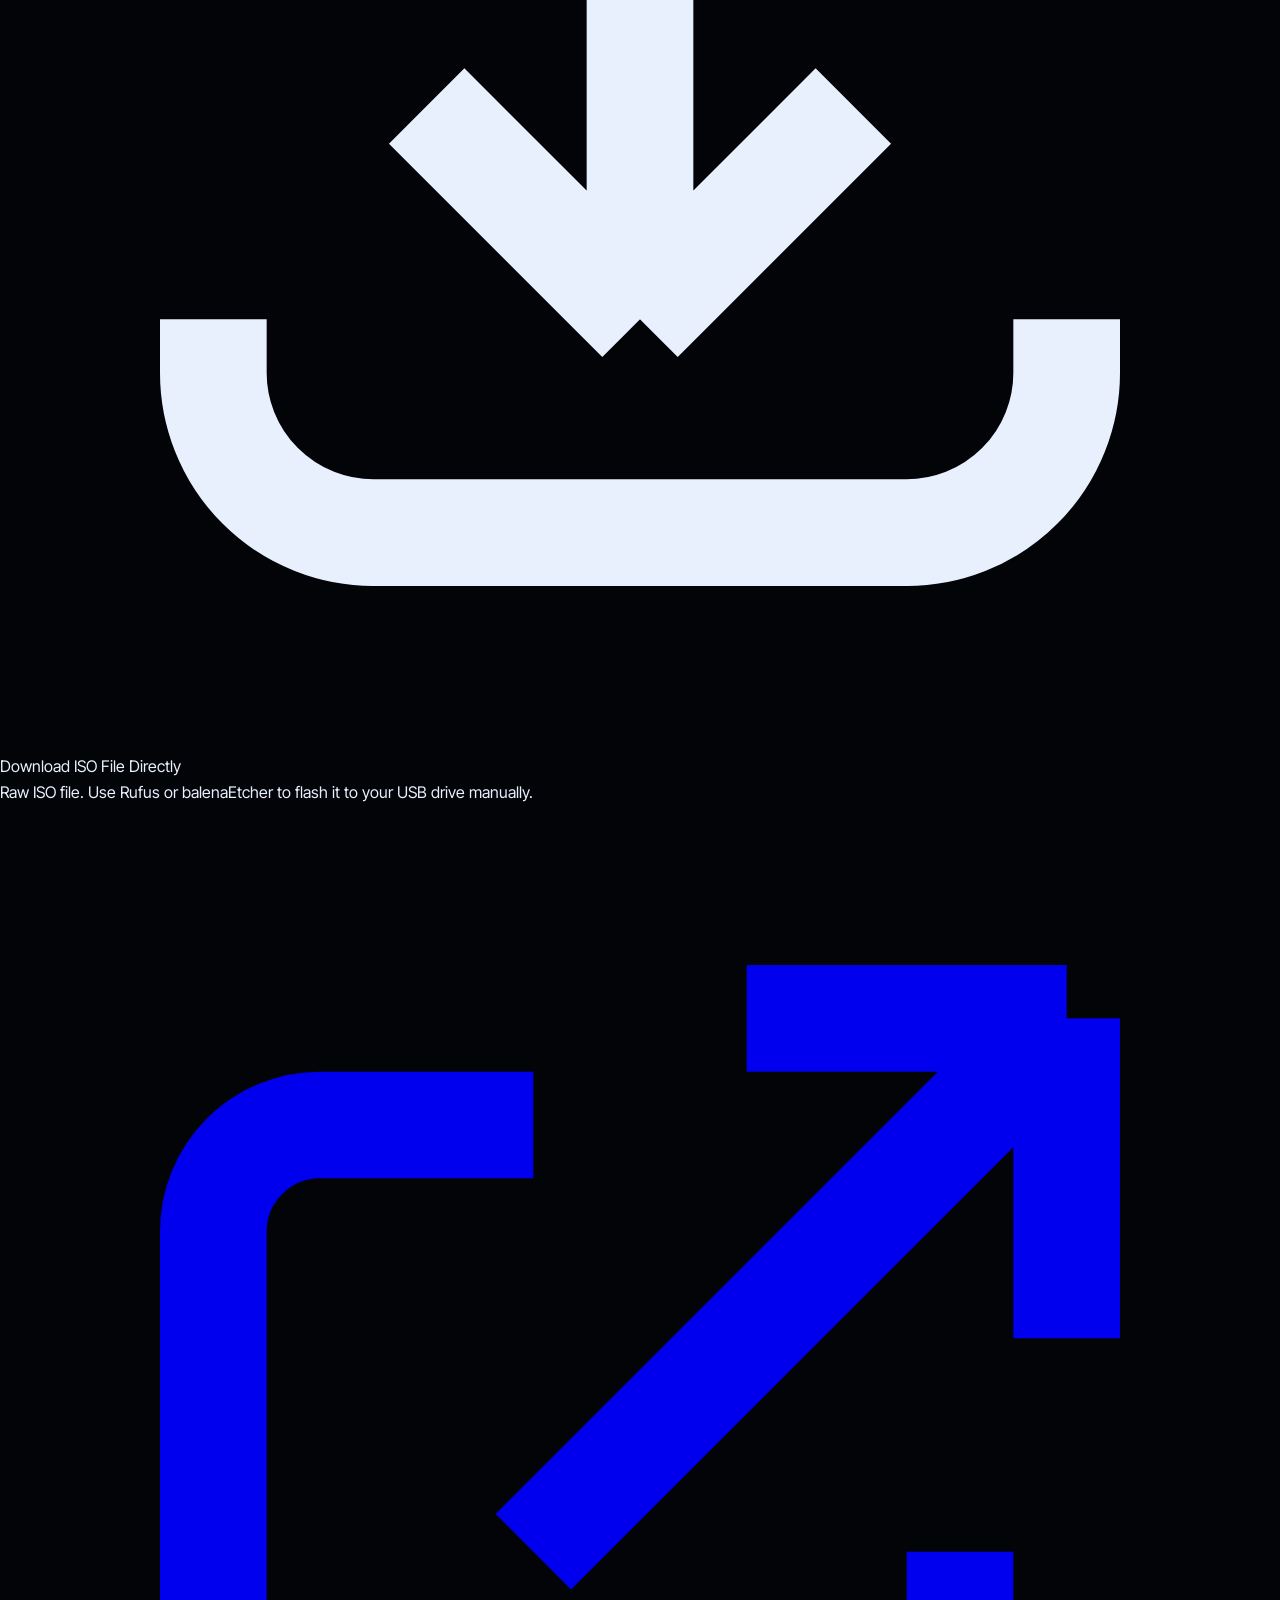
<file: windows11.html>
<!DOCTYPE html>
<html lang="en">
<head><meta charset="UTF-8"/><meta name="viewport" content="width=device-width,initial-scale=1.0"/><title>Windows 11 — ISO Hub</title><link rel="icon" href="data:image/svg+xml,%3Csvg xmlns='http://www.w3.org/2000/svg' viewBox='0 0 24 24' fill='none'%3E%3Ccircle cx='12' cy='12' r='10' stroke='%2300d4ff' stroke-width='2'/%3E%3Ccircle cx='12' cy='12' r='3' fill='%2300d4ff'/%3E%3C/svg%3E"/><link rel="stylesheet" href="style.css"/></head>
<body>
<div class="orb o1"></div><div class="orb o2"></div>
<nav><a class="nav-logo" href="index.html"><svg viewBox="0 0 24 24" fill="none" width="28" height="28"><defs><linearGradient id="nl" x1="0" y1="0" x2="24" y2="24"><stop stop-color="#00d4ff"/><stop offset="1" stop-color="#a855f7"/></linearGradient></defs><circle cx="12" cy="12" r="10" stroke="url(#nl)" stroke-width="2"/><circle cx="12" cy="12" r="3" fill="url(#nl)"/></svg>ISO Hub</a>
<ul class="nav-links"><li><a href="index.html#os">Download</a></li><li><a href="index.html#guide">How-To</a></li><li><a href="index.html#quiz">OS Quiz</a></li><li><a href="index.html#faq">FAQ</a></li></ul>
<div class="nav-right"><a class="nav-cta" href="index.html">← Back Home</a></div></nav>
<div class="page-hero">
  <div class="os-icon wi" style="margin:0 auto 1rem;width:64px;height:64px;border-radius:16px"><svg width="32" height="32" viewBox="0 0 24 24" fill="#0ea5e9"><path d="M0 3.449L9.75 2.1v9.451H0m10.949-9.602L24 0v11.4H10.949M0 12.6h9.75v9.451L0 20.699M10.949 12.6H24V24l-12.9-1.801"/></svg></div>
  <span class="s-tag">Microsoft — Official</span>
  <h1>Windows 11</h1>
  <p>The latest Microsoft OS. Modern, secure, and built for new hardware with TPM 2.0.</p>
</div>
<div class="page-content">
  <a class="back-link" href="index.html"><svg fill="none" viewBox="0 0 24 24" stroke="currentColor" stroke-width="2"><path d="M19 12H5M12 5l-7 7 7 7"/></svg>Back to all downloads</a>
  <h2 class="s-title" style="font-size:1.5rem;margin-bottom:1rem">System Requirements</h2>
  <div class="req-grid">
    <div class="req-card"><svg fill="none" viewBox="0 0 24 24" stroke="currentColor" stroke-width="2"><rect x="2" y="3" width="20" height="14" rx="2"/><path d="M8 21h8M12 17v4"/></svg><div class="req-label">RAM</div><div class="req-value">4 GB min</div></div>
    <div class="req-card"><svg fill="none" viewBox="0 0 24 24" stroke="currentColor" stroke-width="2"><circle cx="12" cy="12" r="8"/><path d="M12 8v4l3 3"/></svg><div class="req-label">Storage</div><div class="req-value">64 GB min</div></div>
    <div class="req-card"><svg fill="none" viewBox="0 0 24 24" stroke="currentColor" stroke-width="2"><path d="M13 10V3L4 14h7v7l9-11h-7z"/></svg><div class="req-label">Processor</div><div class="req-value">1 GHz, 2+ cores</div></div>
    <div class="req-card"><svg fill="none" viewBox="0 0 24 24" stroke="currentColor" stroke-width="2"><rect x="2" y="3" width="20" height="14" rx="2"/></svg><div class="req-label">Display</div><div class="req-value">720p minimum</div></div>
    <div class="req-card"><svg fill="none" viewBox="0 0 24 24" stroke="currentColor" stroke-width="2"><path d="M12 2L4 7v5c0 4.4 3.4 8.5 8 9.5 4.6-1 8-5.1 8-9.5V7l-8-5z"/></svg><div class="req-label">TPM</div><div class="req-value">Version 2.0</div></div>
    <div class="req-card"><svg fill="none" viewBox="0 0 24 24" stroke="currentColor" stroke-width="2"><rect x="3" y="11" width="18" height="11" rx="2"/><path d="M7 11V7a5 5 0 0110 0v4"/></svg><div class="req-label">Secure Boot</div><div class="req-value">UEFI required</div></div>
  </div>
  <div class="info-box"><svg fill="none" viewBox="0 0 24 24" stroke="currentColor" stroke-width="2"><path d="M12 9v4m0 4h.01M10.29 3.86L1.82 18a2 2 0 001.71 3h16.94a2 2 0 001.71-3L13.71 3.86a2 2 0 00-3.42 0z"/></svg><div><strong style="color:var(--cyan)">Important:</strong> Windows 11 requires TPM 2.0 and Secure Boot. If your PC is older than ~2017, consider <a href="windows10.html" style="color:var(--cyan)">Windows 10</a> or <a href="mint.html" style="color:var(--cyan)">Linux Mint</a> instead.</div></div>
  <h2 class="s-title" style="font-size:1.5rem;margin:2rem 0 1rem">Download Options</h2>
  <div class="dl-opts">
    <div class="dl-opt"><div><div class="dl-opt-name"><svg fill="none" viewBox="0 0 24 24" stroke="currentColor" stroke-width="2"><path d="M14.7 6.3a1 1 0 000 1.4l1.6 1.6a1 1 0 001.4 0l3.77-3.77a6 6 0 01-7.94 7.94l-6.91 6.91a2.12 2.12 0 01-3-3l6.91-6.91a6 6 0 017.94-7.94l-3.76 3.76z"/></svg>Media Creation Tool (Recommended)</div><div class="dl-opt-desc">Downloads latest version and creates a bootable USB automatically. Easiest method.</div></div><a class="dl-link lw" href="https://www.microsoft.com/software-download/windows11" target="_blank" rel="noopener"><svg fill="none" viewBox="0 0 24 24" stroke="currentColor" stroke-width="2"><path d="M10 6H6a2 2 0 00-2 2v10a2 2 0 002 2h10a2 2 0 002-2v-4M14 4h6m0 0v6m0-6L10 14"/></svg>Go to Microsoft</a></div>
    <div class="dl-opt"><div><div class="dl-opt-name"><svg fill="none" viewBox="0 0 24 24" stroke="currentColor" stroke-width="2"><path d="M4 16v1a3 3 0 003 3h10a3 3 0 003-3v-1m-4-4l-4 4m0 0l-4-4m4 4V4"/></svg>Download ISO File Directly</div><div class="dl-opt-desc">Raw ISO file. Use Rufus or balenaEtcher to flash it to your USB drive manually.</div></div><a class="dl-link lw" href="https://www.microsoft.com/software-download/windows11" target="_blank" rel="noopener"><svg fill="none" viewBox="0 0 24 24" stroke="currentColor" stroke-width="2"><path d="M10 6H6a2 2 0 00-2 2v10a2 2 0 002 2h10a2 2 0 002-2v-4M14 4h6m0 0v6m0-6L10 14"/></svg>Go to Microsoft</a></div>
  </div>
  <h2 class="s-title" style="font-size:1.5rem;margin:2.5rem 0 1rem">How to Install Windows 11</h2>
  <ul class="steps-list">
    <li><div class="step-num">1</div><div class="step-text"><strong>Download</strong> the Media Creation Tool or ISO from Microsoft's official site above.</div></li>
    <li><div class="step-num">2</div><div class="step-text">Plug in a <strong>USB drive (8 GB+)</strong> and use the tool or Rufus to flash the installer onto it.</div></li>
    <li><div class="step-num">3</div><div class="step-text"><strong>Back up all your files</strong> to cloud or external storage — this will erase your drive.</div></li>
    <li><div class="step-num">4</div><div class="step-text">Restart and press <strong>F2, F12, DEL, or ESC</strong> to enter BIOS. Set USB as first boot device.</div></li>
    <li><div class="step-num">5</div><div class="step-text">Select <strong>"Custom: Install Windows only"</strong> for a clean install. Follow the wizard.</div></li>
    <li><div class="step-num">6</div><div class="step-text">Wait <strong>15–30 minutes</strong>. PC restarts a few times — remove USB when done!</div></li>
  </ul>
  <div class="info-box"><svg fill="none" viewBox="0 0 24 24" stroke="currentColor" stroke-width="2"><circle cx="12" cy="12" r="10"/><path d="M12 16v-4M12 8h.01"/></svg><div><strong style="color:var(--cyan)">Tip:</strong> No product key? Skip it during install — Windows 11 still works with minor cosmetic limitations. Add the key later via Settings → Activation.</div></div>
</div>
<footer><div class="footer-inner"><div class="footer-bottom" style="border-top:none;padding-top:0">© 2025 ISO Hub — Downloads redirect to official sources. Not affiliated with Microsoft. <a href="index.html" style="color:var(--cyan);margin-left:1rem">← Back Home</a></div></div></footer>
<script src="script.js"></script>
</body></html>
</file>
<file: style.css>
/* ═══════════════════════════════════════════
   ISO HUB — UNIFIED DESIGN SYSTEM
   Cyber-Baroque × Hyper-Minimalist Glassmorphism
   Companion stylesheet for OS sub-pages
═══════════════════════════════════════════ */

@import url('https://fonts.googleapis.com/css2?family=Inter+Tight:wght@300;400;500;600;700;800;900&family=JetBrains+Mono:wght@400;500;600&display=swap');

*,*::before,*::after { box-sizing: border-box; margin: 0; padding: 0; }

:root {
  --void: #020408;
  --abyss: #050810;
  --depth: #080d18;
  --surface: #0d1525;
  --glass: rgba(13,21,37,0.6);
  --glass2: rgba(255,255,255,0.03);
  --glass3: rgba(255,255,255,0.06);
  --cyan: #00d4ff;
  --cyan-dim: rgba(0,212,255,0.15);
  --cyan-glow: rgba(0,212,255,0.4);
  --aurora: #7c3aed;
  --nova: #ff2d78;
  --gold: #f59e0b;
  --win: #0ea5e9; --win-glow: rgba(14,165,233,0.3);
  --ubu: #f97316; --ubu-glow: rgba(249,115,22,0.3);
  --mac: #a855f7; --mac-glow: rgba(168,85,247,0.3);
  --lin: #10b981; --lin-glow: rgba(16,185,129,0.3);
  --text: #e8f0fe;
  --text-secondary: rgba(232,240,254,0.6);
  --text-muted: rgba(232,240,254,0.35);
  --border: rgba(255,255,255,0.06);
  --border-bright: rgba(255,255,255,0.12);
  --border-glow: rgba(0,212,255,0.3);
  --font: 'Inter Tight', sans-serif;
  --mono: 'JetBrains Mono', monospace;
  --r: 16px; --r-lg: 24px; --r-xl: 32px;
}

html { scroll-behavior: smooth; scrollbar-width: thin; scrollbar-color: var(--aurora) transparent; }

body {
  background: var(--void);
  color: var(--text);
  font-family: var(--font);
  font-size: 16px;
  line-height: 1.6;
  overflow-x: hidden;
  -webkit-font-smoothing: antialiased;
}

/* BG Grain */
body::after {
  content: '';
  position: fixed; inset: 0;
  background-image: url("data:image/svg+xml,%3Csvg viewBox='0 0 256 256' xmlns='http://www.w3.org/2000/svg'%3E%3Cfilter id='n'%3E%3CfeTurbulence type='fractalNoise' baseFrequency='0.9' numOctaves='4' stitchTiles='stitch'/%3E%3C/filter%3E%3Crect width='100%25' height='100%25' filter='url(%23n)' opacity='0.025'/%3E%3C/svg%3E");
  background-size: 200px 200px;
  pointer-events: none;
  z-index: 99990;
  opacity: 0.4;
}

/* Ambient orbs */
.orb { position: fixed; border-radius: 50%; filter: blur(100px); pointer-events: none; z-index: 0; animation: orb-d 20s ease-in-out infinite; }
.o1 { width: 700px; height: 700px; background: radial-gradient(circle, rgba(124,58,237,0.12), transparent 70%); top: -200px; right: -150px; }
.o2 { width: 600px; height: 600px; background: radial-gradient(circle, rgba(0,212,255,0.08), transparent 70%); bottom: 10%; left: -200px; animation-delay: -7s; }
.o3 { width: 500px; height: 500px; background: radial-gradient(circle, rgba(255,45,120,0.07), transparent 70%); top: 50%; right: 10%; animation-delay: -13s; }
@keyframes orb-d { 0%,100% { transform: translate(0,0) scale(1); } 50% { transform: translate(20px,-30px) scale(1.04); } }

/* Nav */
nav {
  position: sticky; top: 0; z-index: 1000;
  display: flex; align-items: center; justify-content: space-between;
  padding: 0.9rem 2.5rem;
  background: rgba(2,4,8,0.85);
  backdrop-filter: blur(32px);
  border-bottom: 1px solid var(--border);
}
.nav-logo {
  display: flex; align-items: center; gap: 0.7rem;
  text-decoration: none; font-weight: 800; font-size: 1.2rem;
  letter-spacing: -0.04em;
  background: linear-gradient(135deg, var(--cyan), var(--aurora), var(--nova));
  -webkit-background-clip: text; -webkit-text-fill-color: transparent;
}
.nav-logo svg { width: 28px; height: 28px; flex-shrink: 0; animation: logo-s 12s linear infinite; }
@keyframes logo-s { to { transform: rotate(360deg); } }
.nav-links { display: flex; gap: 0; list-style: none; }
.nav-links a { color: var(--text-muted); text-decoration: none; font-size: 0.83rem; font-weight: 500; padding: 0.45rem 0.9rem; border-radius: 8px; transition: color .2s, background .2s; }
.nav-links a:hover { color: var(--text); background: var(--glass3); }
.nav-right { display: flex; align-items: center; gap: .75rem; }
.nav-cta { color: var(--cyan); padding: 0.5rem 1.3rem; border-radius: 999px; text-decoration: none; font-size: 0.83rem; font-weight: 700; border: 1px solid var(--border-glow); transition: all .2s; }
.nav-cta:hover { box-shadow: 0 0 20px var(--cyan-glow); background: var(--cyan-dim); }
.hamburger { display: none; flex-direction: column; gap: 5px; background: none; border: none; cursor: pointer; padding: 4px; }
.hamburger span { display: block; width: 22px; height: 1.5px; background: var(--text); border-radius: 2px; transition: transform .3s, opacity .3s; }
.hamburger.open span:nth-child(1) { transform: translateY(6.5px) rotate(45deg); }
.hamburger.open span:nth-child(2) { opacity: 0; }
.hamburger.open span:nth-child(3) { transform: translateY(-6.5px) rotate(-45deg); }
.mobile-menu { display: none; position: fixed; top: 57px; left: 0; right: 0; background: rgba(2,4,8,.97); backdrop-filter: blur(32px); border-bottom: 1px solid var(--border); padding: 1rem 1.5rem 1.5rem; z-index: 999; flex-direction: column; gap: .25rem; }
.mobile-menu.open { display: flex; }
.mobile-menu a { display: flex; align-items: center; gap: .75rem; color: var(--text-secondary); text-decoration: none; font-size: .9rem; font-weight: 500; padding: .7rem 1rem; border-radius: 10px; transition: background .2s, color .2s; }
.mobile-menu a:hover { background: var(--glass3); color: var(--text); }
.mi { width: 16px; height: 16px; flex-shrink: 0; opacity: .6; }

/* Page hero */
.page-hero { position: relative; z-index: 2; padding: 5rem 2rem 4rem; text-align: center; }
.page-hero-badge { display: inline-flex; align-items: center; gap: .6rem; font-family: var(--mono); font-size: 0.7rem; color: var(--text-muted); letter-spacing: 0.1em; text-transform: uppercase; padding: .4rem 1rem; border: 1px solid var(--border); border-radius: 4px; background: var(--glass2); margin-bottom: 1.5rem; }
.page-hero h1 { font-size: clamp(2rem, 5vw, 4rem); font-weight: 900; letter-spacing: -0.05em; line-height: 1; margin-bottom: 1rem; }
.page-hero-sub { color: var(--text-secondary); font-size: 1rem; max-width: 500px; margin: 0 auto 2.5rem; line-height: 1.75; }

/* Sections */
.sec { position: relative; z-index: 2; padding: 4rem 2rem; }
.sec-header { margin-bottom: 3rem; }
.s-tag { display: inline-flex; align-items: center; gap: .5rem; font-family: var(--mono); font-size: 0.7rem; color: var(--text-muted); letter-spacing: .1em; text-transform: uppercase; margin-bottom: 1rem; }
.s-tag svg { width: 14px; height: 14px; }
.s-title { font-size: clamp(1.6rem, 3.5vw, 2.4rem); font-weight: 800; letter-spacing: -0.04em; line-height: 1.1; }

/* Info card */
.info-card { background: var(--glass); border: 1px solid var(--border); border-radius: var(--r-xl); padding: 2rem; backdrop-filter: blur(40px); margin-bottom: 1.5rem; }
.info-card h3 { font-size: 1.1rem; font-weight: 700; letter-spacing: -0.02em; margin-bottom: .75rem; }
.info-card p, .info-card li { color: var(--text-secondary); font-size: .9rem; line-height: 1.75; }
.info-card ul { padding-left: 1.2rem; }
.info-card li { margin-bottom: .3rem; }

/* Steps */
.steps { display: flex; flex-direction: column; gap: 1.5rem; max-width: 720px; margin: 0 auto; }
.step-item { display: flex; gap: 1.25rem; align-items: flex-start; padding: 1.5rem; background: var(--glass); border: 1px solid var(--border); border-radius: var(--r-lg); backdrop-filter: blur(20px); transition: border-color .2s; }
.step-item:hover { border-color: var(--border-bright); }
.step-num { width: 40px; height: 40px; flex-shrink: 0; border-radius: 10px; background: var(--glass2); border: 1px solid var(--border-bright); display: flex; align-items: center; justify-content: center; font-family: var(--mono); font-size: .8rem; font-weight: 600; color: var(--cyan); }
.step-info { flex: 1; }
.step-info h4 { font-size: .95rem; font-weight: 700; letter-spacing: -.01em; margin-bottom: .4rem; }
.step-info p { color: var(--text-secondary); font-size: .875rem; line-height: 1.7; }
.step-info code { display: inline-block; font-family: var(--mono); font-size: .75rem; background: var(--glass2); border: 1px solid var(--border); padding: .4rem .8rem; border-radius: 6px; margin-top: .6rem; color: var(--cyan); letter-spacing: .02em; }

/* DL button */
.dl-btn-lg {
  display: inline-flex; align-items: center; gap: .7rem;
  padding: 1rem 2.5rem;
  border-radius: 14px; text-decoration: none;
  font-weight: 800; font-size: 1rem;
  transition: transform .3s cubic-bezier(.34,1.56,.64,1), box-shadow .3s;
}
.dl-btn-lg:hover { transform: translateY(-3px) scale(1.02); }
.dl-btn-lg svg { width: 20px; height: 20px; }
.bw { background: linear-gradient(135deg, var(--win), #0284c7); color: white; box-shadow: 0 4px 25px var(--win-glow); }
.bw:hover { box-shadow: 0 10px 40px var(--win-glow); }
.bu { background: linear-gradient(135deg, var(--ubu), #ea580c); color: white; box-shadow: 0 4px 25px var(--ubu-glow); }
.bu:hover { box-shadow: 0 10px 40px var(--ubu-glow); }
.bm { background: linear-gradient(135deg, var(--mac), #9333ea); color: white; box-shadow: 0 4px 25px var(--mac-glow); }
.bm:hover { box-shadow: 0 10px 40px var(--mac-glow); }
.bl { background: linear-gradient(135deg, var(--lin), #059669); color: white; box-shadow: 0 4px 25px var(--lin-glow); }
.bl:hover { box-shadow: 0 10px 40px var(--lin-glow); }

/* FAQ */
.faq-list { max-width: 760px; margin: 0 auto; display: flex; flex-direction: column; gap: .75rem; }
.faq-item { background: var(--glass); border: 1px solid var(--border); border-radius: 14px; overflow: hidden; backdrop-filter: blur(20px); transition: border-color .2s; }
.faq-item:hover { border-color: var(--border-bright); }
.faq-q { width: 100%; display: flex; align-items: center; justify-content: space-between; padding: 1.1rem 1.5rem; background: transparent; border: none; color: var(--text); font-family: var(--font); font-size: .92rem; font-weight: 600; letter-spacing: -.01em; text-align: left; cursor: pointer; }
.faq-ql { display: flex; align-items: center; gap: .75rem; }
.faq-ql svg { width: 16px; height: 16px; color: var(--text-muted); flex-shrink: 0; }
.faq-arrow { width: 16px; height: 16px; color: var(--text-muted); transition: transform .3s; flex-shrink: 0; }
.faq-q.open .faq-arrow { transform: rotate(180deg); }
.faq-a { max-height: 0; overflow: hidden; transition: max-height .4s cubic-bezier(.65,0,.35,1), padding .3s; color: var(--text-secondary); font-size: .9rem; line-height: 1.75; }
.faq-a.open { max-height: 300px; padding: 0 1.5rem 1.25rem; }

/* Reveal */
.reveal { opacity: 0; transform: translateY(20px); transition: opacity .7s cubic-bezier(.65,0,.35,1), transform .7s cubic-bezier(.65,0,.35,1); }
.reveal.vis { opacity: 1; transform: none; }

/* Grad text */
.grad { background: linear-gradient(135deg, var(--cyan) 0%, var(--aurora) 50%, var(--nova) 100%); background-size: 200%; -webkit-background-clip: text; -webkit-text-fill-color: transparent; background-clip: text; animation: gm 4s linear infinite; }
@keyframes gm { 0% { background-position: 0%; } 100% { background-position: 200%; } }

/* Footer */
footer { position: relative; z-index: 2; border-top: 1px solid var(--border); background: rgba(2,4,8,.9); padding: 4rem 2rem 2rem; }
.footer-inner { max-width: 1100px; margin: 0 auto; }
.footer-top { display: flex; gap: 4rem; flex-wrap: wrap; margin-bottom: 3rem; }
.footer-brand { flex: 1; min-width: 260px; }
.footer-logo { display: flex; align-items: center; gap: .6rem; font-size: 1.2rem; font-weight: 800; letter-spacing: -.04em; background: linear-gradient(135deg, var(--cyan), var(--aurora)); -webkit-background-clip: text; -webkit-text-fill-color: transparent; margin-bottom: .75rem; }
.footer-logo svg { width: 24px; height: 24px; }
.footer-tag { color: var(--text-muted); font-size: .85rem; line-height: 1.7; max-width: 300px; }
.footer-links-wrap { display: flex; gap: 4rem; flex-wrap: wrap; }
.footer-col h4 { font-size: .7rem; font-family: var(--mono); color: var(--text-muted); letter-spacing: .1em; text-transform: uppercase; margin-bottom: 1rem; }
.footer-col a { display: block; color: var(--text-secondary); font-size: .88rem; text-decoration: none; margin-bottom: .5rem; transition: color .2s; }
.footer-col a:hover { color: var(--text); }
.footer-bottom { border-top: 1px solid var(--border); padding-top: 1.5rem; display: flex; align-items: center; justify-content: space-between; flex-wrap: wrap; gap: 1rem; font-family: var(--mono); font-size: .72rem; color: var(--text-muted); }

/* Responsive */
@media (max-width: 768px) {
  nav { padding: .85rem 1.25rem; }
  .nav-links { display: none; }
  .nav-cta { display: none; }
  .hamburger { display: flex; }
  .sec { padding: 3rem 1.25rem; }
  .footer-top { gap: 2rem; }
}
</style>
</file>
